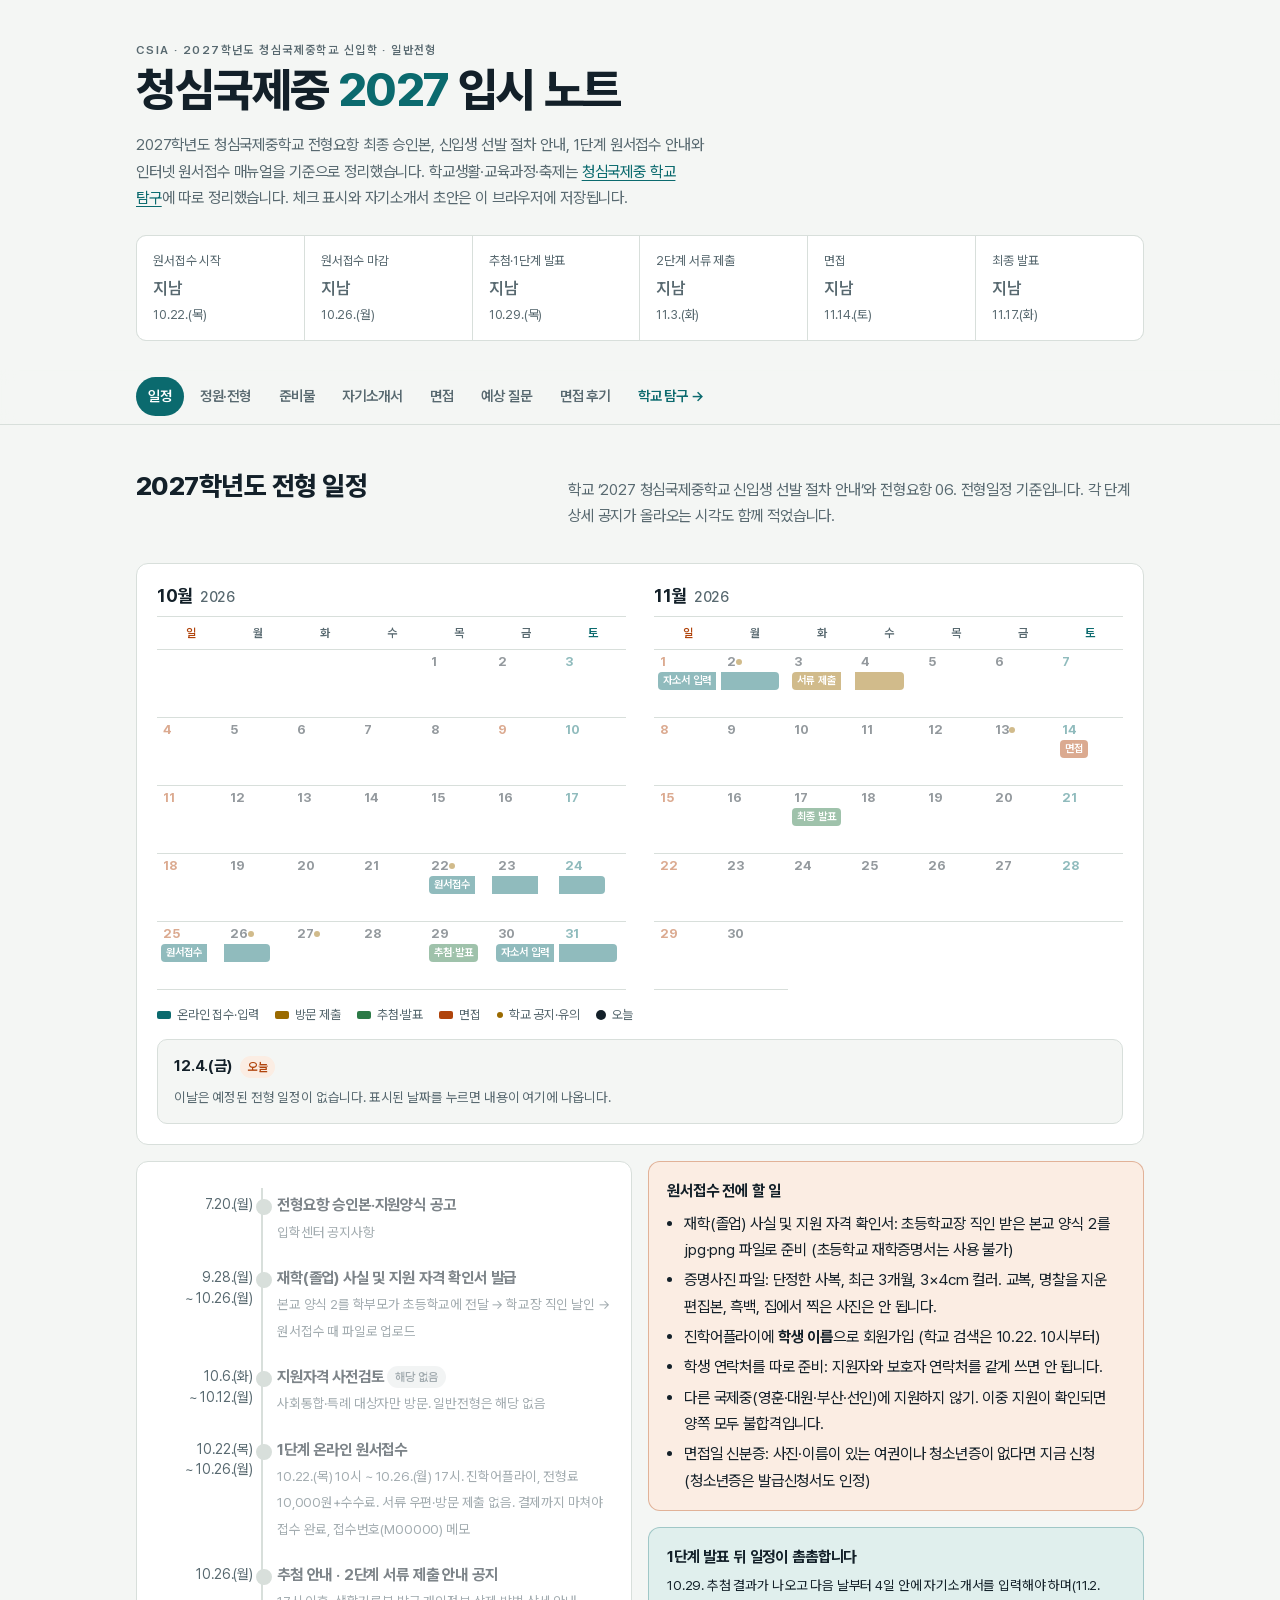
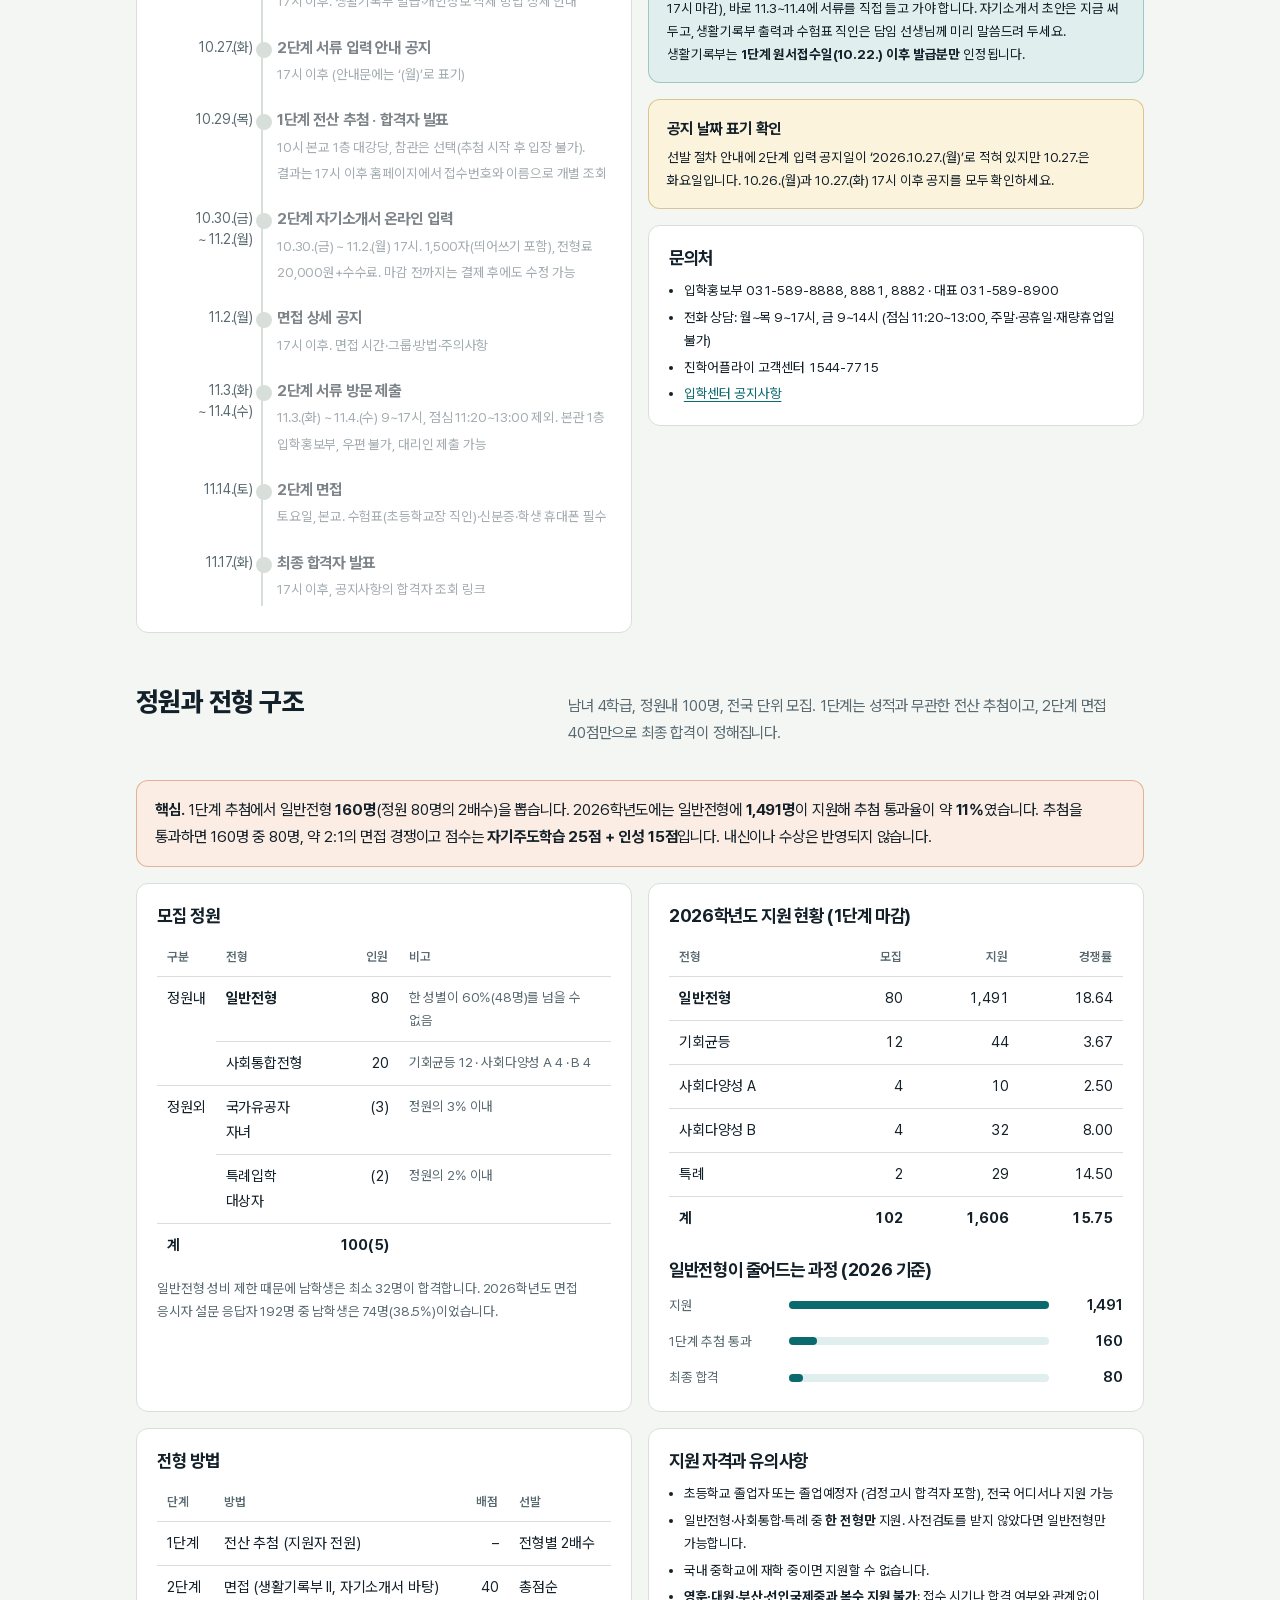
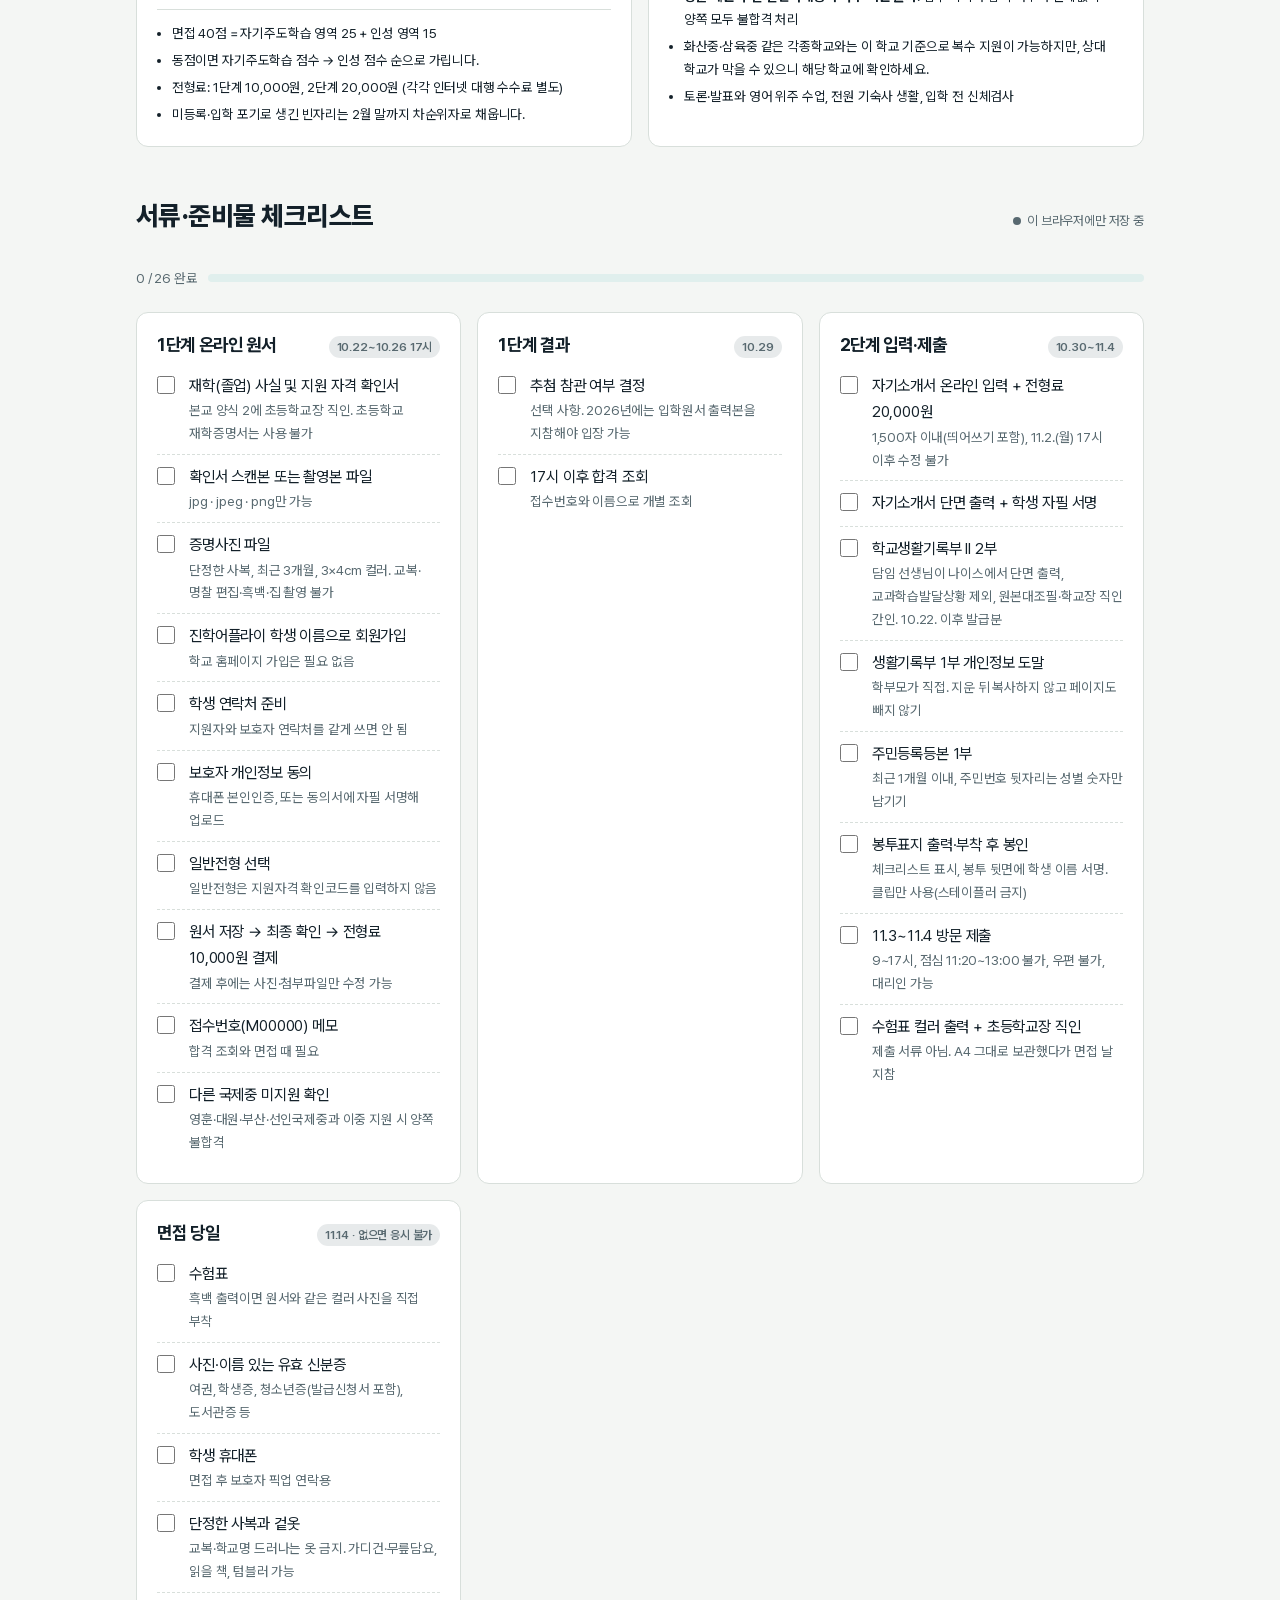
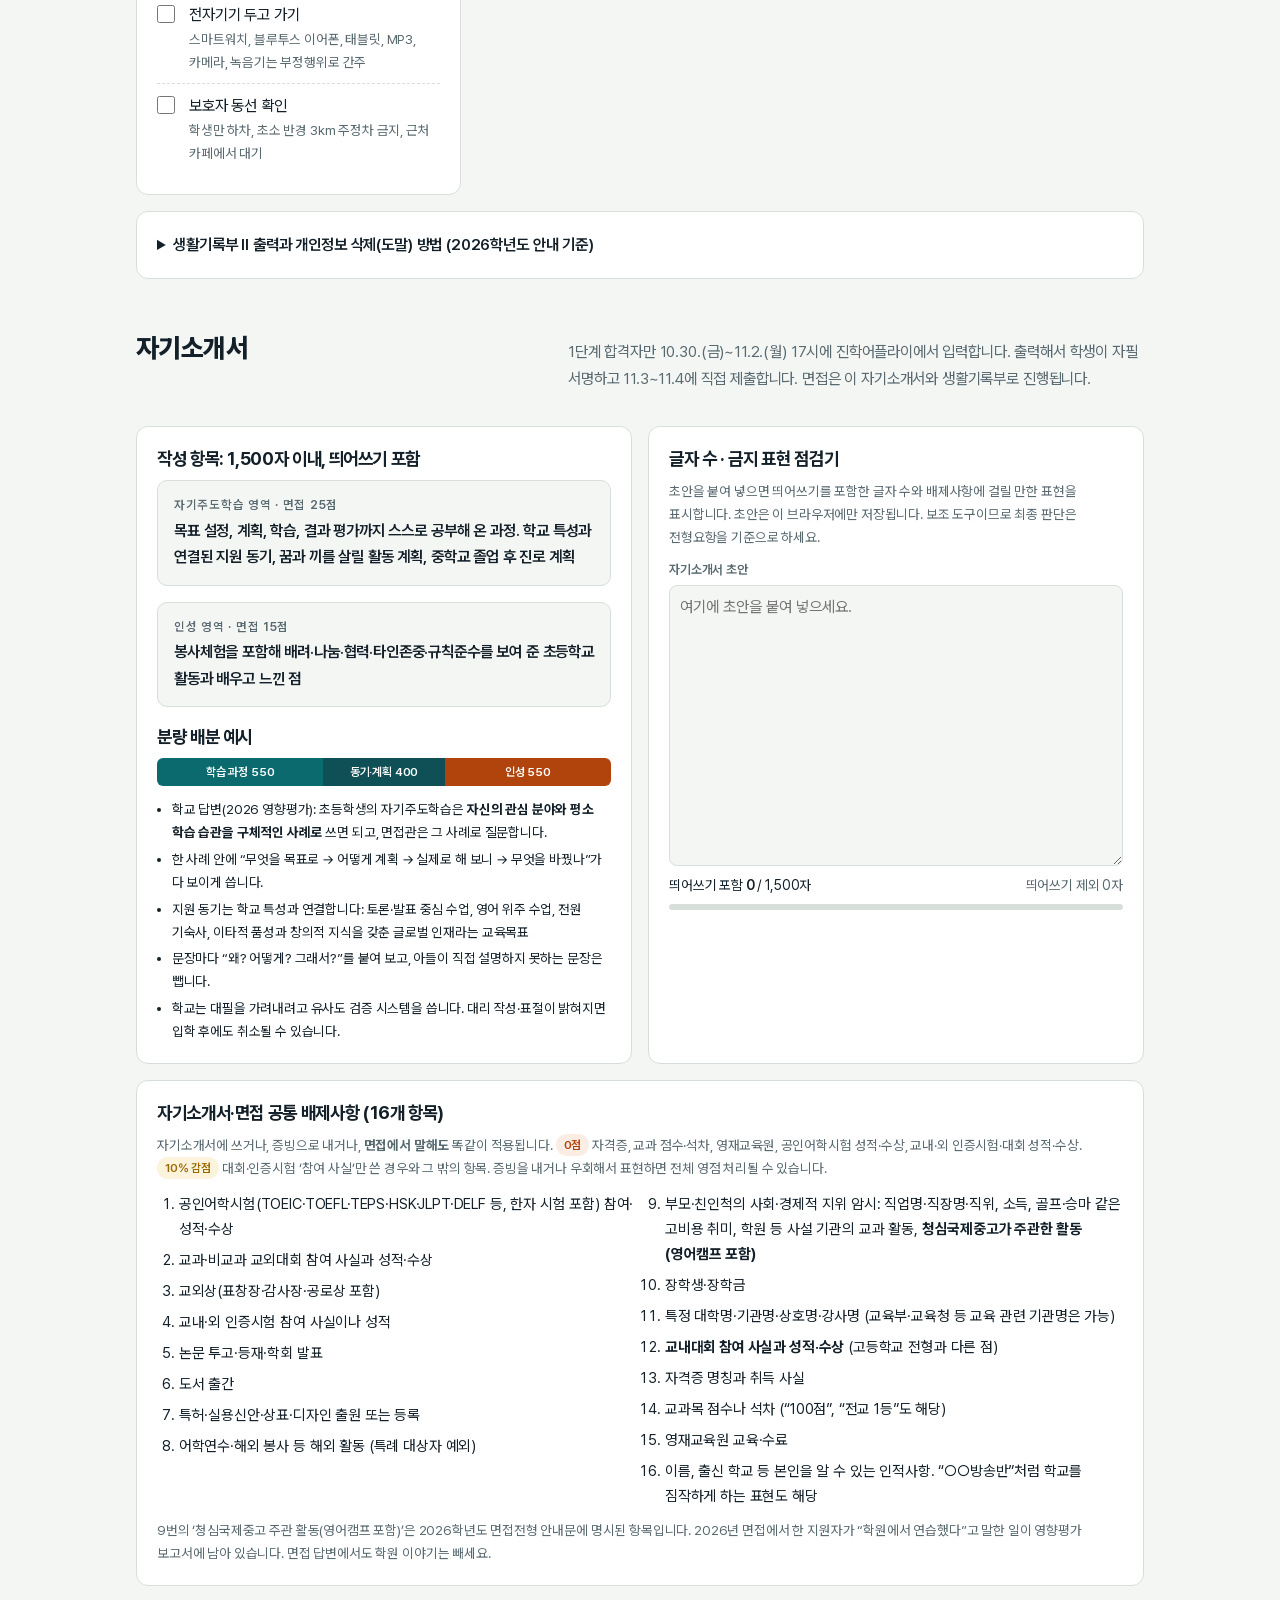
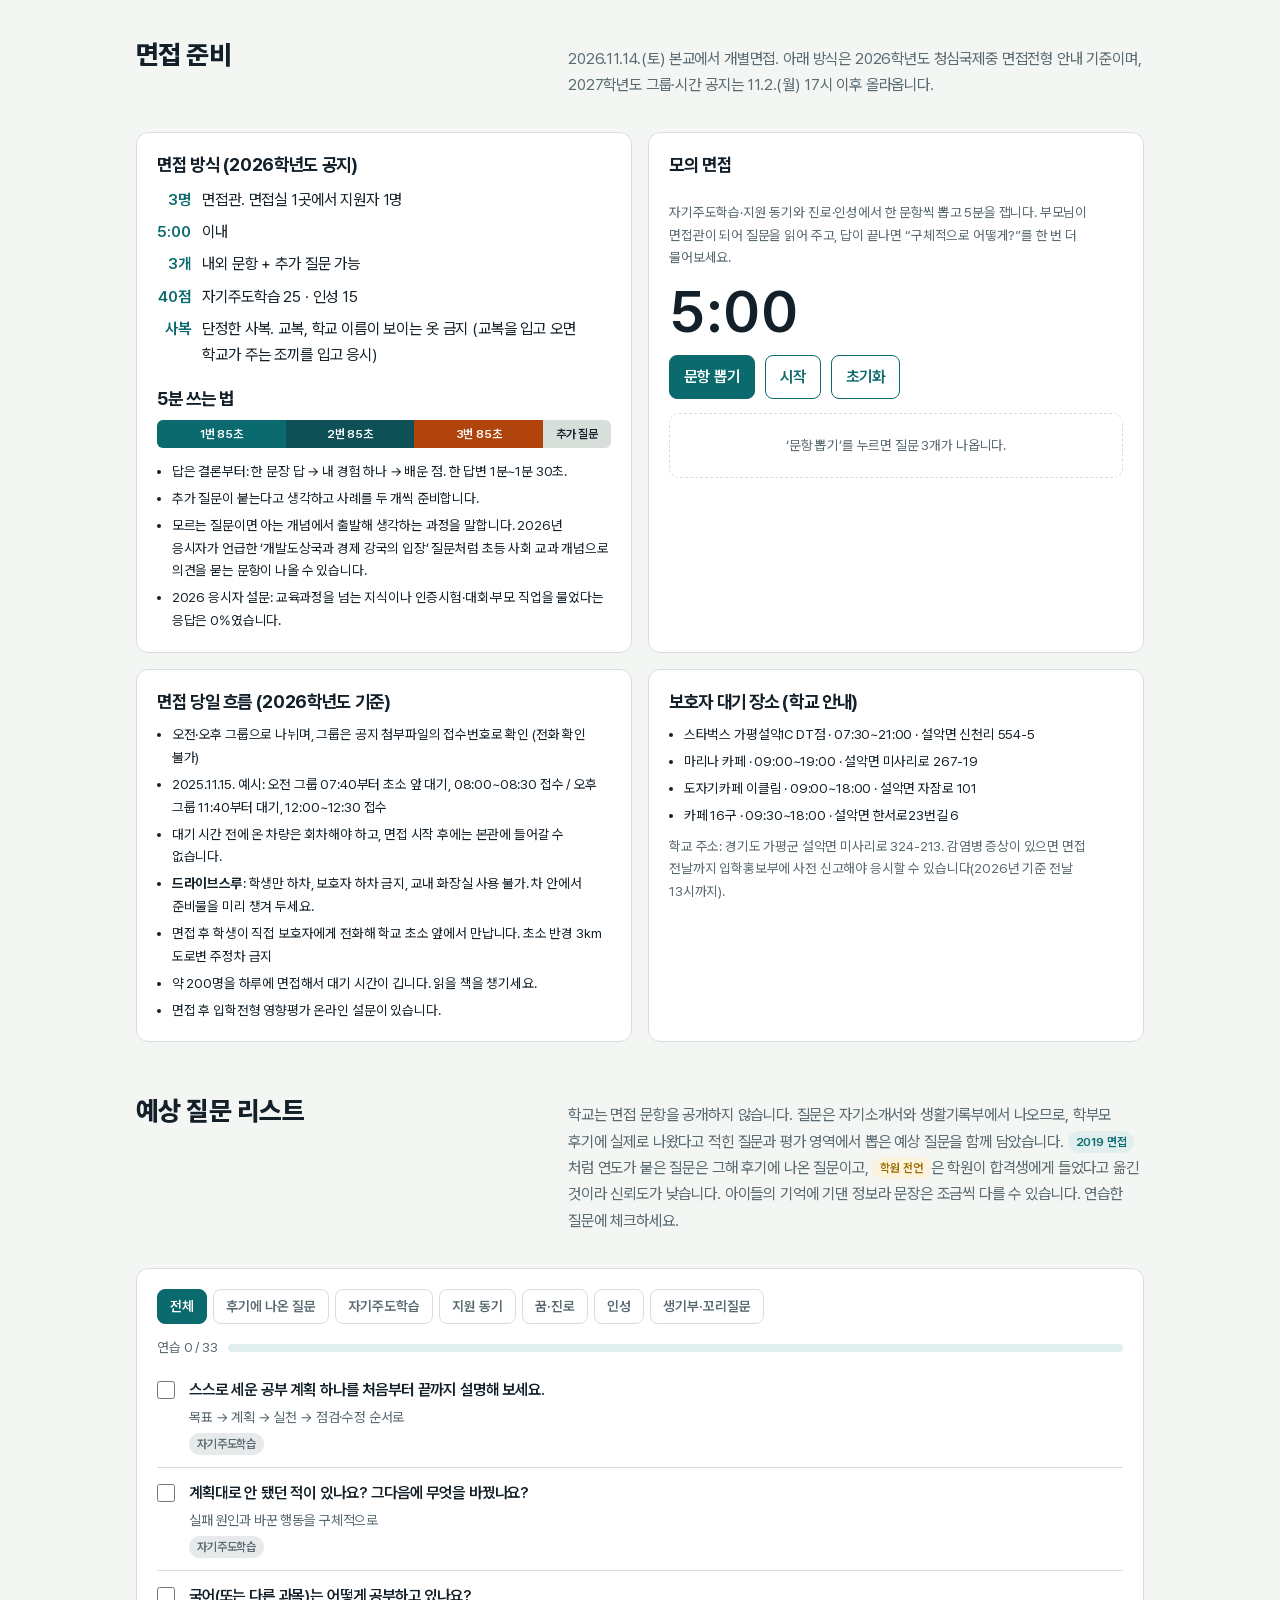
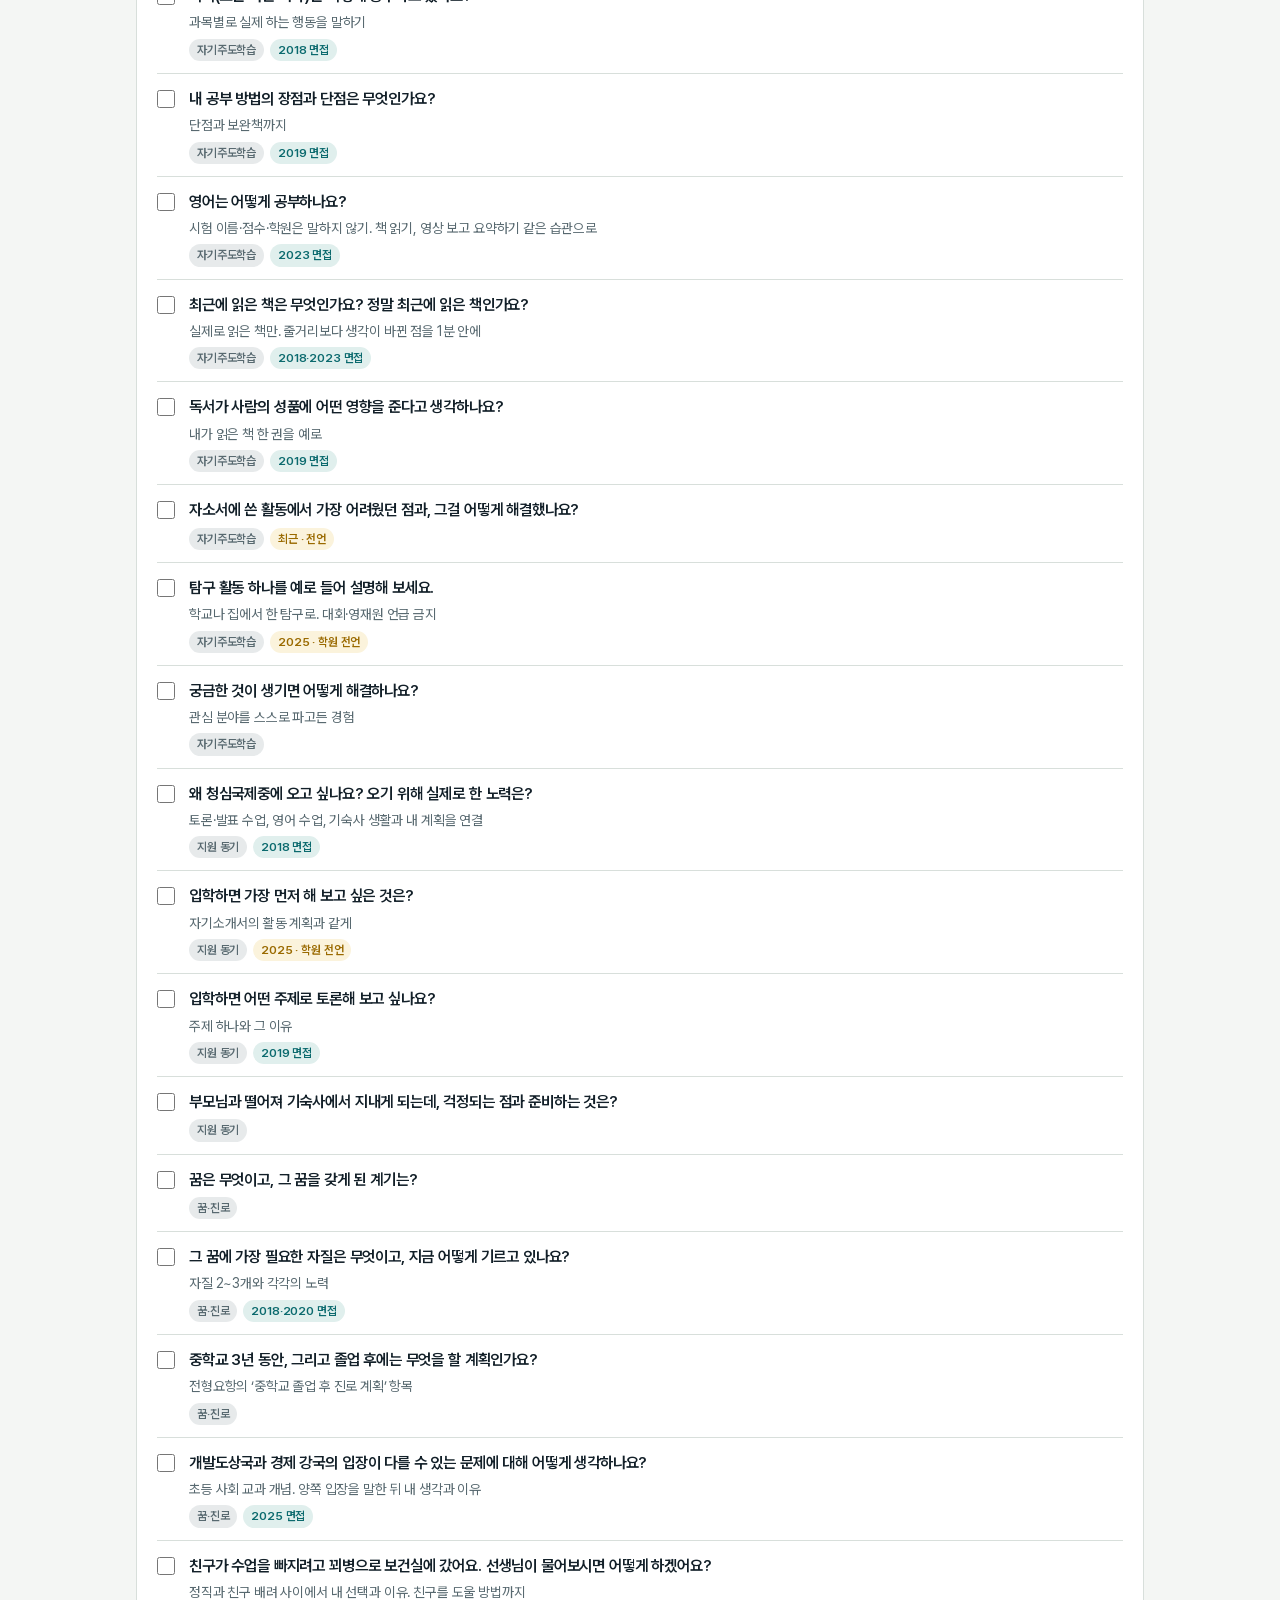
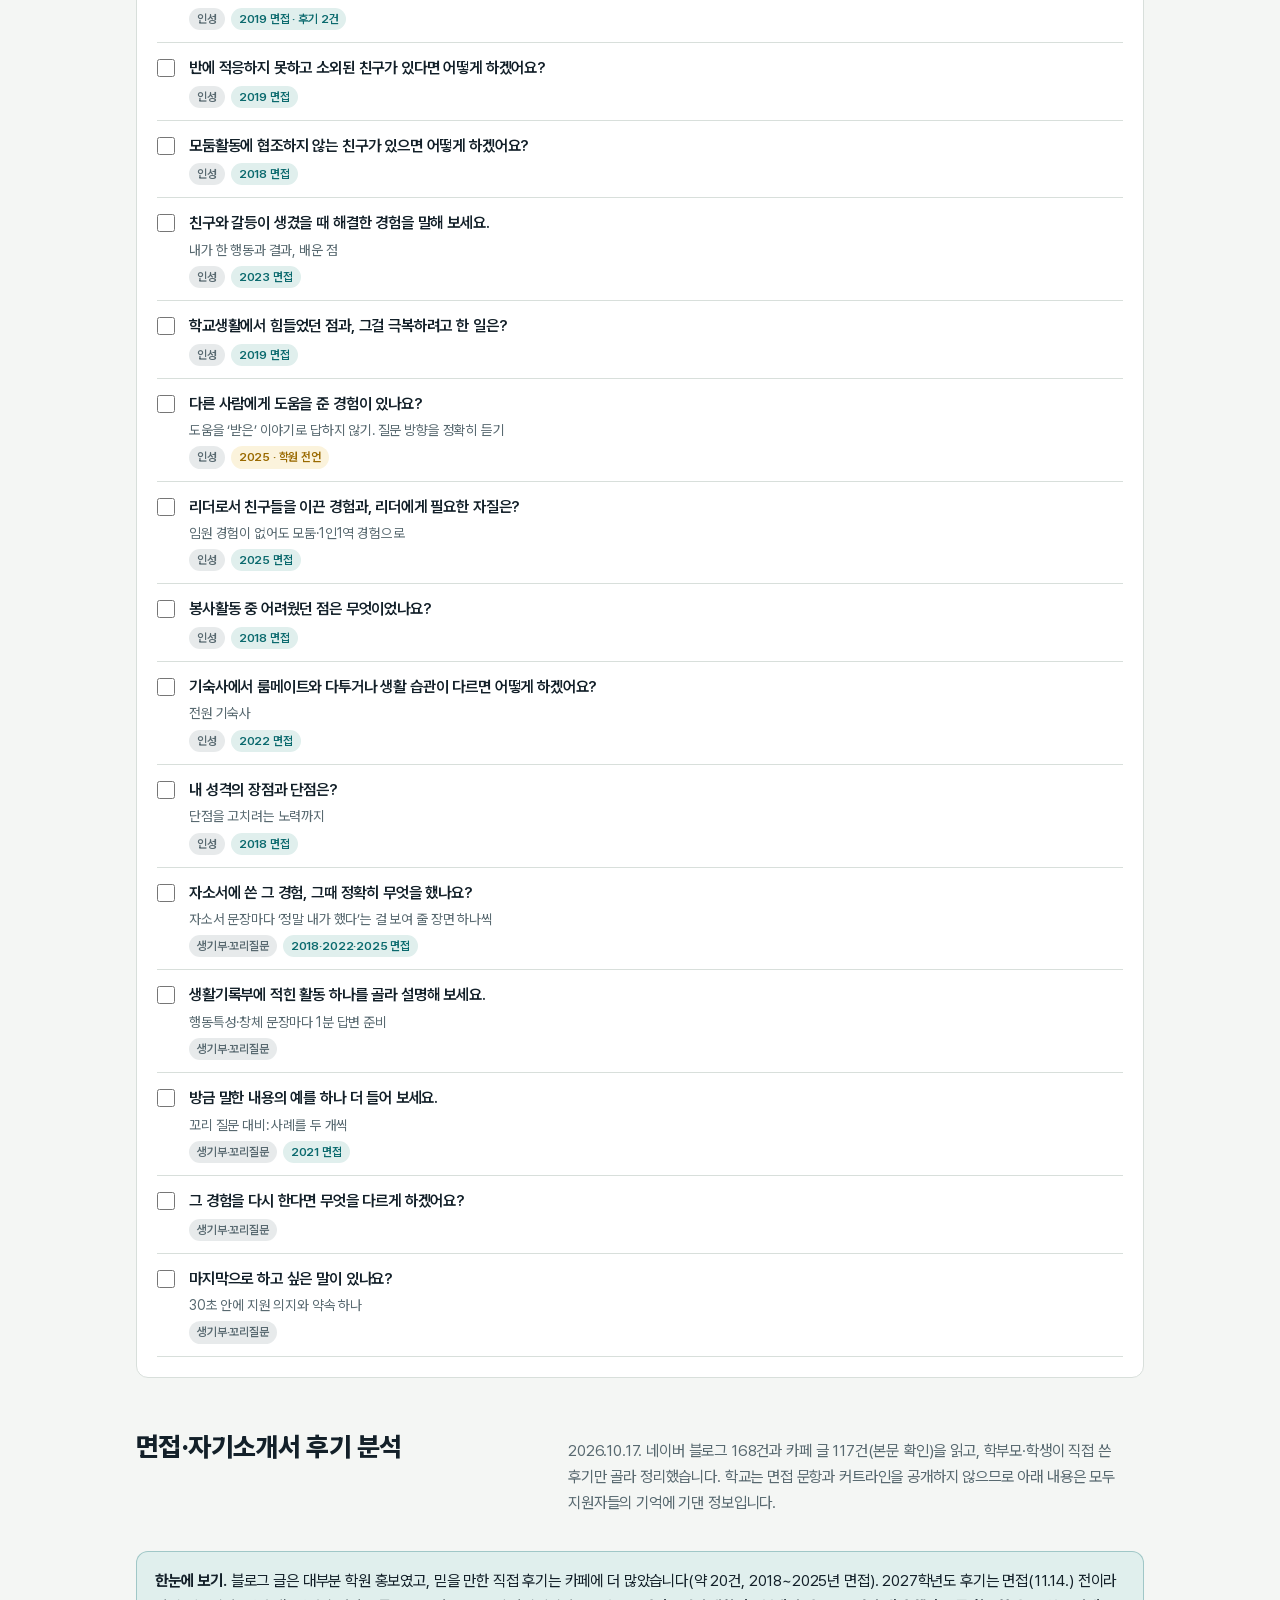
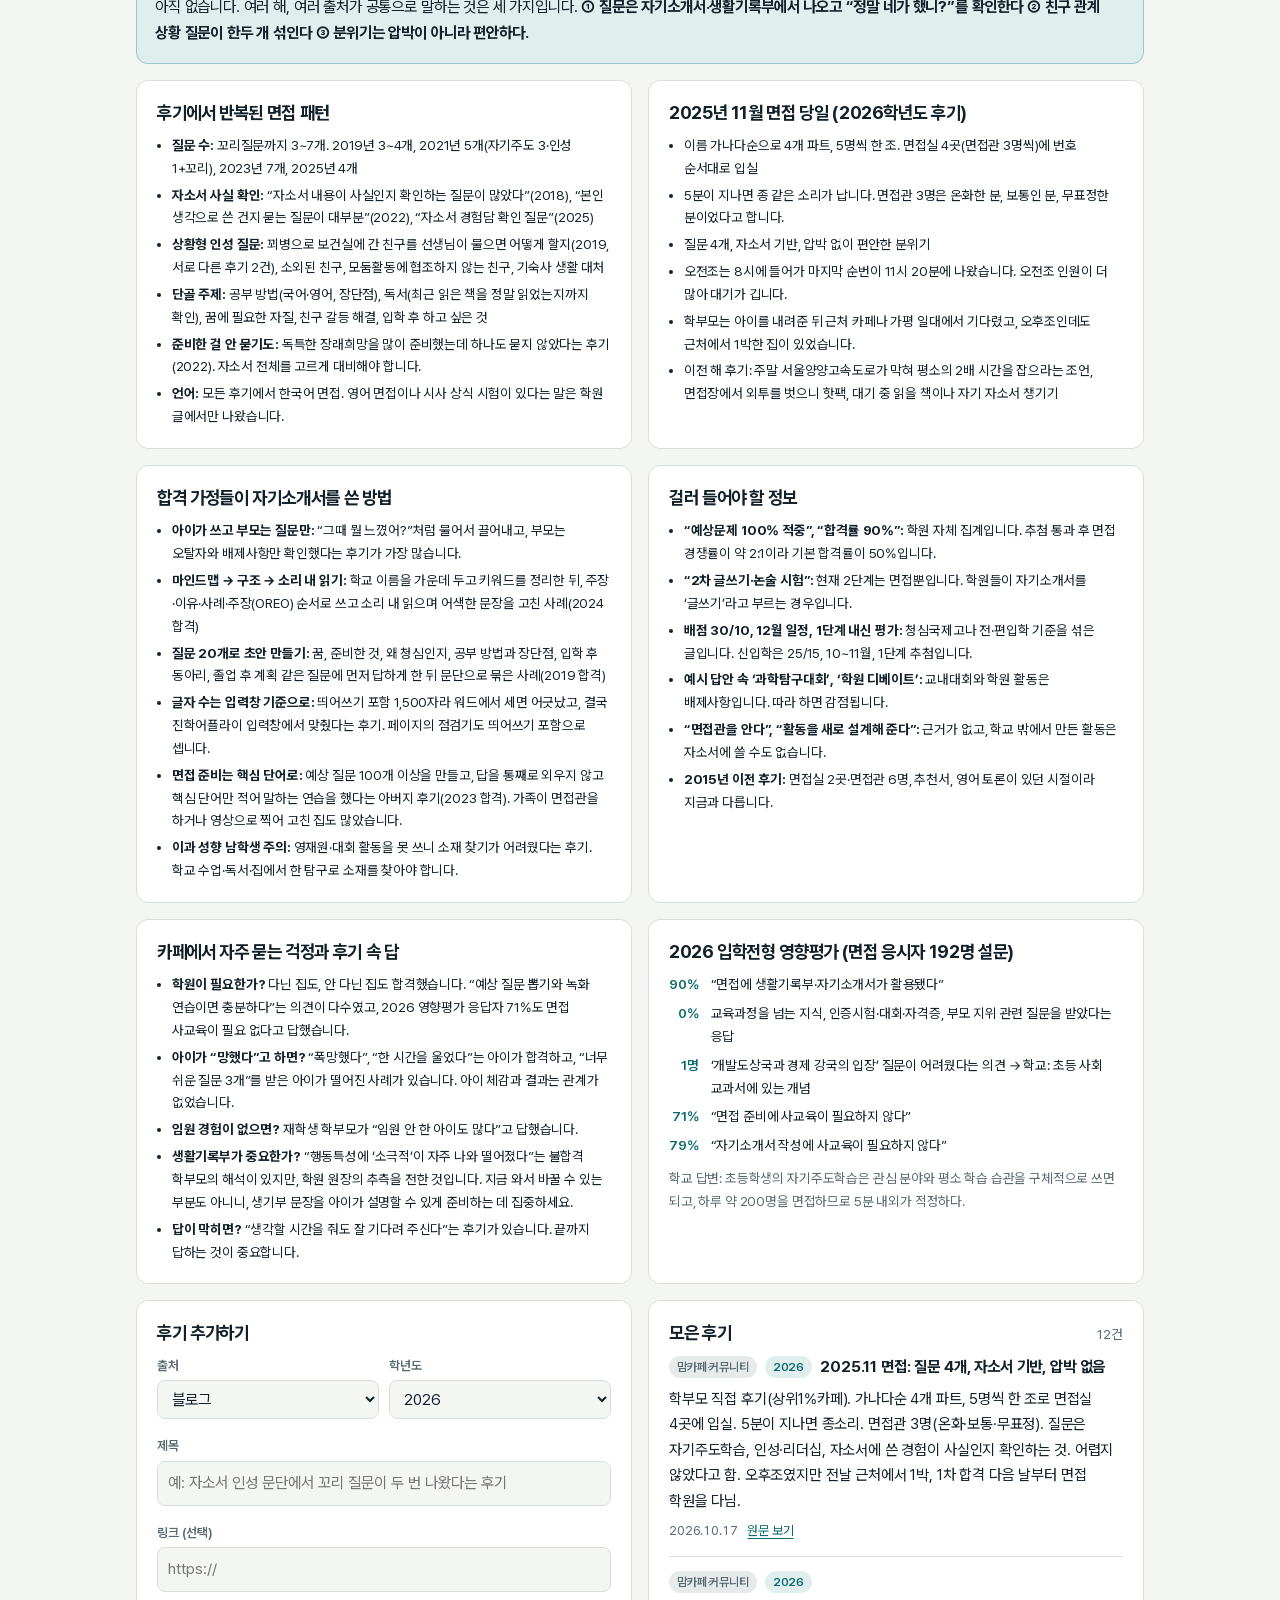
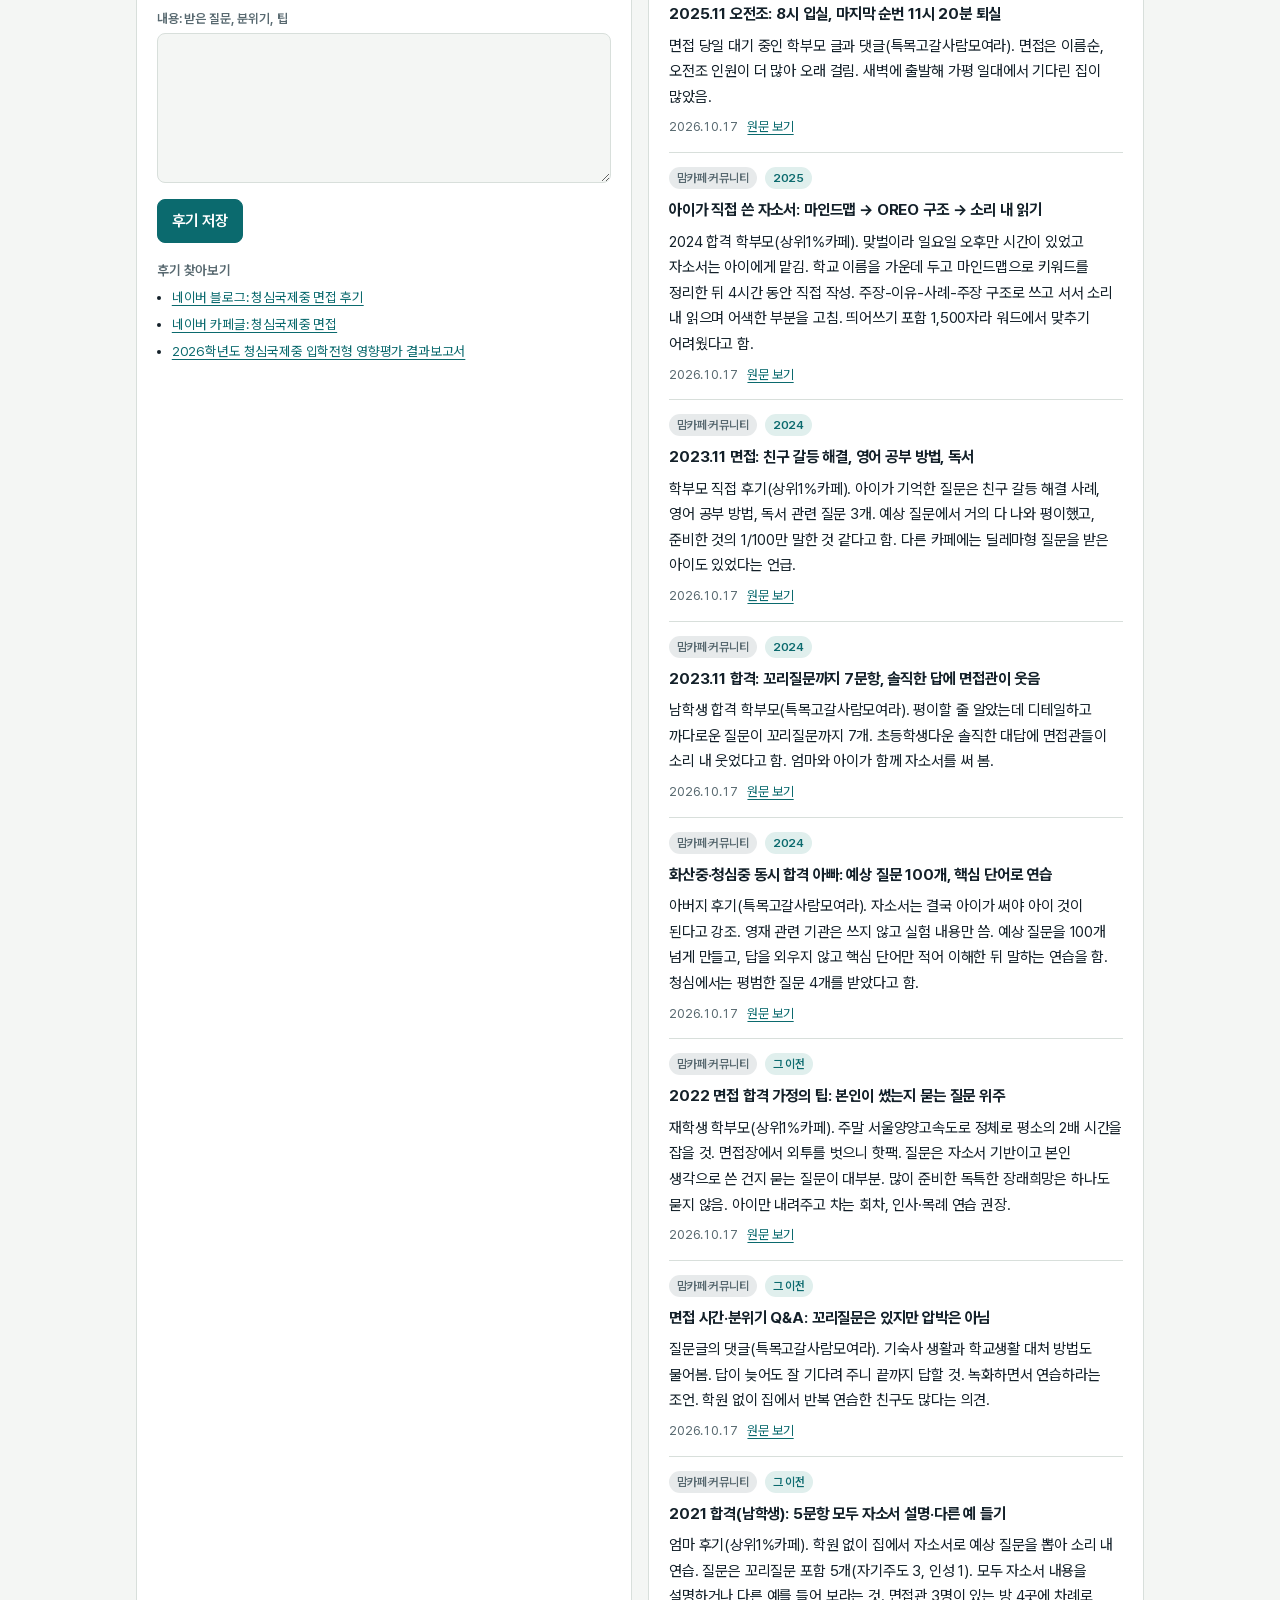
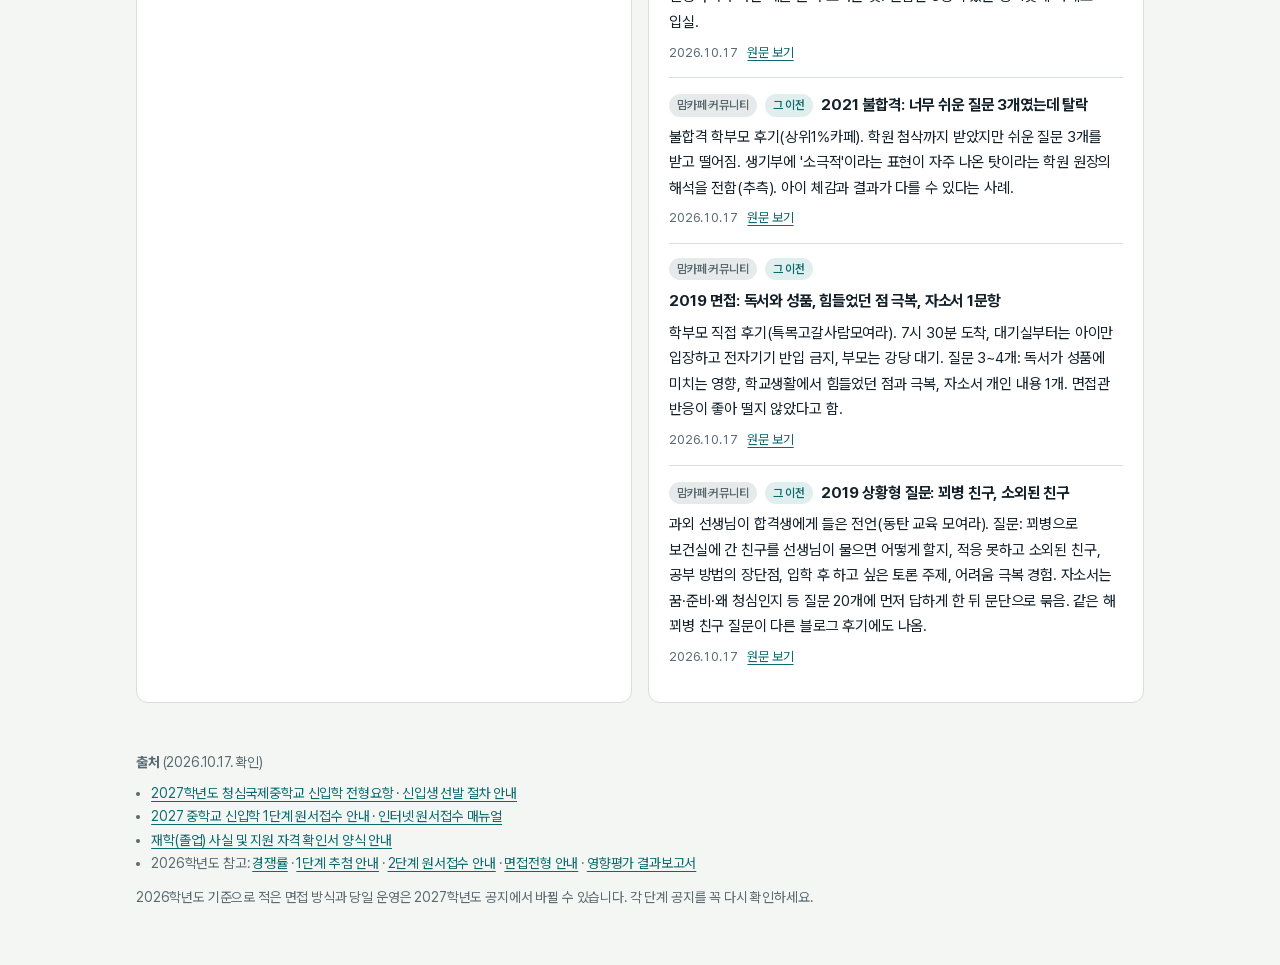
<file: docs/index.html>
<!doctype html>
<html lang="ko">
<head>
<meta charset="utf-8">
<meta name="viewport" content="width=device-width,initial-scale=1,viewport-fit=cover">
<meta name="robots" content="noindex,nofollow">
<style>:root{padding-top:env(safe-area-inset-top,0px);padding-bottom:env(safe-area-inset-bottom,0px)}body{margin:0}img{max-width:100%}[hidden]{display:none!important}</style>
<title>청심국제중 2027 입시 노트</title>
<meta name="claude:viewport-fit-sides" content="cover">
<style>
/* Layout: 한 장짜리 입시 바인더. 상단 D-day 띠 → 고정 탭 → 섹션별 카드. 라이트 테마 고정, 글꼴은 Pretendard 하나로 통일. */
/* Pretendard Variable 공식 동적 서브셋 (SIL OFL 1.1, fonts/LICENSE.txt) */
@font-face{font-family:'Pretendard Variable';font-style:normal;font-display:swap;font-weight:45 920;src:url(fonts/dyn/PretendardVariable.subset.0.woff2) format('woff2-variations');unicode-range:U+f9ca-fa0b,U+ff03-ff05,U+ff07,U+ff0a-ff0b,U+ff0d-ff19,U+ff1b,U+ff1d,U+ff20-ff5b,U+ff5d,U+ffe0-ffe3,U+ffe5-ffe6}@font-face{font-family:'Pretendard Variable';font-style:normal;font-display:swap;font-weight:45 920;src:url(fonts/dyn/PretendardVariable.subset.1.woff2) format('woff2-variations');unicode-range:U+d723-d728,U+d72a-d733,U+d735-d748,U+d74a-d74f,U+d752-d753,U+d755-d757,U+d75a-d75f,U+d762-d764,U+d766-d768,U+d76a-d76b,U+d76d-d76f,U+d771-d787,U+d789-d78b,U+d78d-d78f,U+d791-d797,U+d79a,U+d79c,U+d79e-d7a3,U+f900-f909,U+f90b-f92e}@font-face{font-family:'Pretendard Variable';font-style:normal;font-display:swap;font-weight:45 920;src:url(fonts/dyn/PretendardVariable.subset.2.woff2) format('woff2-variations');unicode-range:U+d679-d68b,U+d68e-d69e,U+d6a0,U+d6a2-d6a7,U+d6a9-d6c3,U+d6c6-d6c7,U+d6c9-d6cb,U+d6cd-d6d3,U+d6d5-d6d6,U+d6d8-d6e3,U+d6e5-d6e7,U+d6e9-d6fb,U+d6fd-d717,U+d719-d71f,U+d721-d722}@font-face{font-family:'Pretendard Variable';font-style:normal;font-display:swap;font-weight:45 920;src:url(fonts/dyn/PretendardVariable.subset.3.woff2) format('woff2-variations');unicode-range:U+d5bc-d5c7,U+d5ca-d5cb,U+d5cd-d5cf,U+d5d1-d5d7,U+d5d9-d5da,U+d5dc,U+d5de-d5e3,U+d5e6-d5e7,U+d5e9-d5eb,U+d5ed-d5f6,U+d5f8,U+d5fa-d5ff,U+d602-d603,U+d605-d607,U+d609-d60f,U+d612-d613,U+d616-d61b,U+d61d-d637,U+d63a-d63b,U+d63d-d63f,U+d641-d647,U+d64a-d64c,U+d64e-d653,U+d656-d657,U+d659-d65b,U+d65d-d666,U+d668,U+d66a-d678}@font-face{font-family:'Pretendard Variable';font-style:normal;font-display:swap;font-weight:45 920;src:url(fonts/dyn/PretendardVariable.subset.4.woff2) format('woff2-variations');unicode-range:U+d507,U+d509-d50b,U+d50d-d513,U+d515-d53b,U+d53e-d53f,U+d541-d543,U+d545-d54c,U+d54e,U+d550,U+d552-d557,U+d55a-d55b,U+d55d-d55f,U+d561-d564,U+d566-d567,U+d56a,U+d56c,U+d56e-d573,U+d576-d577,U+d579-d583,U+d585-d586,U+d58a-d5a4,U+d5a6-d5bb}@font-face{font-family:'Pretendard Variable';font-style:normal;font-display:swap;font-weight:45 920;src:url(fonts/dyn/PretendardVariable.subset.5.woff2) format('woff2-variations');unicode-range:U+d464-d477,U+d47a-d47b,U+d47d-d47f,U+d481-d487,U+d489-d48a,U+d48c,U+d48e-d4e7,U+d4e9-d503,U+d505-d506}@font-face{font-family:'Pretendard Variable';font-style:normal;font-display:swap;font-weight:45 920;src:url(fonts/dyn/PretendardVariable.subset.6.woff2) format('woff2-variations');unicode-range:U+d3bf-d3c7,U+d3ca-d3cf,U+d3d1-d3eb,U+d3ee-d3ef,U+d3f1-d3f3,U+d3f5-d3fb,U+d3fd-d400,U+d402-d45b,U+d45d-d463}@font-face{font-family:'Pretendard Variable';font-style:normal;font-display:swap;font-weight:45 920;src:url(fonts/dyn/PretendardVariable.subset.7.woff2) format('woff2-variations');unicode-range:U+d2ff,U+d302-d304,U+d306-d30b,U+d30f,U+d311-d313,U+d315-d31b,U+d31e,U+d322-d324,U+d326-d327,U+d32a-d32b,U+d32d-d32f,U+d331-d337,U+d339-d33c,U+d33e-d37b,U+d37e-d37f,U+d381-d383,U+d385-d38b,U+d38e-d390,U+d392-d397,U+d39a-d39b,U+d39d-d39f,U+d3a1-d3a7,U+d3a9-d3aa,U+d3ac,U+d3ae-d3b3,U+d3b5-d3b7,U+d3b9-d3bb,U+d3bd-d3be}@font-face{font-family:'Pretendard Variable';font-style:normal;font-display:swap;font-weight:45 920;src:url(fonts/dyn/PretendardVariable.subset.8.woff2) format('woff2-variations');unicode-range:U+d257-d27f,U+d281-d29b,U+d29d-d29f,U+d2a1-d2ab,U+d2ad-d2b7,U+d2ba-d2bb,U+d2bd-d2bf,U+d2c1-d2c7,U+d2c9-d2ef,U+d2f2-d2f3,U+d2f5-d2f7,U+d2f9-d2fe}@font-face{font-family:'Pretendard Variable';font-style:normal;font-display:swap;font-weight:45 920;src:url(fonts/dyn/PretendardVariable.subset.9.woff2) format('woff2-variations');unicode-range:U+d1b4,U+d1b6-d1f3,U+d1f5-d22b,U+d22e-d22f,U+d231-d233,U+d235-d23b,U+d23d-d240,U+d242-d256}@font-face{font-family:'Pretendard Variable';font-style:normal;font-display:swap;font-weight:45 920;src:url(fonts/dyn/PretendardVariable.subset.10.woff2) format('woff2-variations');unicode-range:U+d105-d12f,U+d132-d133,U+d135-d137,U+d139-d13f,U+d141-d142,U+d144,U+d146-d14b,U+d14e-d14f,U+d151-d153,U+d155-d15b,U+d15e-d187,U+d189-d19f,U+d1a2-d1a3,U+d1a5-d1a7,U+d1a9-d1af,U+d1b2-d1b3}@font-face{font-family:'Pretendard Variable';font-style:normal;font-display:swap;font-weight:45 920;src:url(fonts/dyn/PretendardVariable.subset.11.woff2) format('woff2-variations');unicode-range:U+d04b-d04f,U+d051-d057,U+d059-d06b,U+d06d-d06f,U+d071-d073,U+d075-d07b,U+d07e-d0a3,U+d0a6-d0a7,U+d0a9-d0ab,U+d0ad-d0b3,U+d0b6,U+d0b8,U+d0ba-d0bf,U+d0c2-d0c3,U+d0c5-d0c7,U+d0c9-d0cf,U+d0d2,U+d0d6-d0db,U+d0de-d0df,U+d0e1-d0e3,U+d0e5-d0eb,U+d0ee-d0f0,U+d0f2-d104}@font-face{font-family:'Pretendard Variable';font-style:normal;font-display:swap;font-weight:45 920;src:url(fonts/dyn/PretendardVariable.subset.12.woff2) format('woff2-variations');unicode-range:U+cfa2-cfc3,U+cfc5-cfdf,U+cfe2-cfe3,U+cfe5-cfe7,U+cfe9-cff4,U+cff6-cffb,U+cffd-cfff,U+d001-d003,U+d005-d017,U+d019-d033,U+d036-d037,U+d039-d03b,U+d03d-d04a}@font-face{font-family:'Pretendard Variable';font-style:normal;font-display:swap;font-weight:45 920;src:url(fonts/dyn/PretendardVariable.subset.13.woff2) format('woff2-variations');unicode-range:U+cef0-cef3,U+cef6,U+cef9-ceff,U+cf01-cf03,U+cf05-cf07,U+cf09-cf0f,U+cf11-cf12,U+cf14-cf1b,U+cf1d-cf1f,U+cf21-cf2f,U+cf31-cf53,U+cf56-cf57,U+cf59-cf5b,U+cf5d-cf63,U+cf66,U+cf68,U+cf6a-cf6f,U+cf71-cf84,U+cf86-cf8b,U+cf8d-cfa1}@font-face{font-family:'Pretendard Variable';font-style:normal;font-display:swap;font-weight:45 920;src:url(fonts/dyn/PretendardVariable.subset.14.woff2) format('woff2-variations');unicode-range:U+ce3c-ce57,U+ce5a-ce5b,U+ce5d-ce5f,U+ce61-ce67,U+ce6a,U+ce6c,U+ce6e-ce73,U+ce76-ce77,U+ce79-ce7b,U+ce7d-ce83,U+ce85-ce88,U+ce8a-ce8f,U+ce91-ce93,U+ce95-ce97,U+ce99-ce9f,U+cea2,U+cea4-ceab,U+cead-cee3,U+cee6-cee7,U+cee9-ceeb,U+ceed-ceef}@font-face{font-family:'Pretendard Variable';font-style:normal;font-display:swap;font-weight:45 920;src:url(fonts/dyn/PretendardVariable.subset.15.woff2) format('woff2-variations');unicode-range:U+cd92-cd93,U+cd96-cd97,U+cd99-cd9b,U+cd9d-cda3,U+cda6-cda8,U+cdaa-cdaf,U+cdb1-cdc3,U+cdc5-cdcb,U+cdcd-cde7,U+cde9-ce03,U+ce05-ce1f,U+ce22-ce34,U+ce36-ce3b}@font-face{font-family:'Pretendard Variable';font-style:normal;font-display:swap;font-weight:45 920;src:url(fonts/dyn/PretendardVariable.subset.16.woff2) format('woff2-variations');unicode-range:U+ccef-cd07,U+cd0a-cd0b,U+cd0d-cd1a,U+cd1c,U+cd1e-cd2b,U+cd2d-cd5b,U+cd5d-cd77,U+cd79-cd91}@font-face{font-family:'Pretendard Variable';font-style:normal;font-display:swap;font-weight:45 920;src:url(fonts/dyn/PretendardVariable.subset.17.woff2) format('woff2-variations');unicode-range:U+cc3f-cc43,U+cc46-cc47,U+cc49-cc4b,U+cc4d-cc53,U+cc55-cc58,U+cc5a-cc5f,U+cc61-cc97,U+cc9a-cc9b,U+cc9d-cc9f,U+cca1-cca7,U+ccaa,U+ccac,U+ccae-ccb3,U+ccb6-ccb7,U+ccb9-ccbb,U+ccbd-cccf,U+ccd1-cce3,U+cce5-ccee}@font-face{font-family:'Pretendard Variable';font-style:normal;font-display:swap;font-weight:45 920;src:url(fonts/dyn/PretendardVariable.subset.18.woff2) format('woff2-variations');unicode-range:U+cb91-cbd3,U+cbd5-cbe3,U+cbe5-cc0b,U+cc0e-cc0f,U+cc11-cc13,U+cc15-cc1b,U+cc1d-cc20,U+cc23-cc27,U+cc2a-cc2b,U+cc2d,U+cc2f,U+cc31-cc37,U+cc3a,U+cc3c}@font-face{font-family:'Pretendard Variable';font-style:normal;font-display:swap;font-weight:45 920;src:url(fonts/dyn/PretendardVariable.subset.19.woff2) format('woff2-variations');unicode-range:U+caf4-cb47,U+cb4a-cb90}@font-face{font-family:'Pretendard Variable';font-style:normal;font-display:swap;font-weight:45 920;src:url(fonts/dyn/PretendardVariable.subset.20.woff2) format('woff2-variations');unicode-range:U+ca4a-ca4b,U+ca4e-ca4f,U+ca51-ca53,U+ca55-ca5b,U+ca5d-ca60,U+ca62-ca83,U+ca85-cabb,U+cabe-cabf,U+cac1-cac3,U+cac5-cacb,U+cacd-cad0,U+cad2,U+cad4-cad8,U+cada-caf3}@font-face{font-family:'Pretendard Variable';font-style:normal;font-display:swap;font-weight:45 920;src:url(fonts/dyn/PretendardVariable.subset.21.woff2) format('woff2-variations');unicode-range:U+c996-c997,U+c99a-c99c,U+c99e-c9bf,U+c9c2-c9c3,U+c9c5-c9c7,U+c9c9-c9cf,U+c9d2,U+c9d4,U+c9d7-c9d8,U+c9db,U+c9de-c9df,U+c9e1-c9e3,U+c9e5-c9e6,U+c9e8-c9eb,U+c9ee-c9f0,U+c9f2-c9f7,U+c9f9-ca0b,U+ca0d-ca28,U+ca2a-ca49}@font-face{font-family:'Pretendard Variable';font-style:normal;font-display:swap;font-weight:45 920;src:url(fonts/dyn/PretendardVariable.subset.22.woff2) format('woff2-variations');unicode-range:U+c8e9-c8f4,U+c8f6-c8fb,U+c8fe-c8ff,U+c901-c903,U+c905-c90b,U+c90e-c910,U+c912-c917,U+c919-c92b,U+c92d-c94f,U+c951-c953,U+c955-c96b,U+c96d-c973,U+c975-c987,U+c98a-c98b,U+c98d-c98f,U+c991-c995}@font-face{font-family:'Pretendard Variable';font-style:normal;font-display:swap;font-weight:45 920;src:url(fonts/dyn/PretendardVariable.subset.23.woff2) format('woff2-variations');unicode-range:U+c841-c84b,U+c84d-c86f,U+c872-c873,U+c875-c877,U+c879-c87f,U+c882-c884,U+c887-c88a,U+c88d-c8c3,U+c8c5-c8df,U+c8e1-c8e8}@font-face{font-family:'Pretendard Variable';font-style:normal;font-display:swap;font-weight:45 920;src:url(fonts/dyn/PretendardVariable.subset.24.woff2) format('woff2-variations');unicode-range:U+c779-c77b,U+c77e-c782,U+c786,U+c78b,U+c78d,U+c78f,U+c792-c793,U+c795,U+c797,U+c799-c79f,U+c7a2,U+c7a7-c7ab,U+c7ae-c7bb,U+c7bd-c7c0,U+c7c2-c7c7,U+c7c9-c7dc,U+c7de-c7ff,U+c802-c803,U+c805-c807,U+c809,U+c80b-c80f,U+c812,U+c814,U+c817-c81b,U+c81e-c81f,U+c821-c823,U+c825-c82e,U+c830-c837,U+c839-c83b,U+c83d-c840}@font-face{font-family:'Pretendard Variable';font-style:normal;font-display:swap;font-weight:45 920;src:url(fonts/dyn/PretendardVariable.subset.25.woff2) format('woff2-variations');unicode-range:U+c6bb-c6bf,U+c6c2,U+c6c4,U+c6c6-c6cb,U+c6ce-c6cf,U+c6d1-c6d3,U+c6d5-c6db,U+c6dd-c6df,U+c6e1-c6e7,U+c6e9-c6eb,U+c6ed-c6ef,U+c6f1-c6f8,U+c6fa-c703,U+c705-c707,U+c709-c70b,U+c70d-c716,U+c718,U+c71a-c71f,U+c722-c723,U+c725-c727,U+c729-c734,U+c736-c73b,U+c73e-c73f,U+c741-c743,U+c745-c74b,U+c74e-c750,U+c752-c757,U+c759-c773,U+c776-c777}@font-face{font-family:'Pretendard Variable';font-style:normal;font-display:swap;font-weight:45 920;src:url(fonts/dyn/PretendardVariable.subset.26.woff2) format('woff2-variations');unicode-range:U+c5f5-c5fb,U+c5fe,U+c602-c605,U+c607,U+c609-c60f,U+c611-c61a,U+c61c-c623,U+c626-c627,U+c629-c62b,U+c62d,U+c62f-c632,U+c636,U+c638,U+c63a-c63f,U+c642-c643,U+c645-c647,U+c649-c652,U+c656-c65b,U+c65d-c65f,U+c661-c663,U+c665-c677,U+c679-c67b,U+c67d-c693,U+c696-c697,U+c699-c69b,U+c69d-c6a3,U+c6a6,U+c6a8,U+c6aa-c6af,U+c6b2-c6b3,U+c6b5-c6b7,U+c6b9-c6ba}@font-face{font-family:'Pretendard Variable';font-style:normal;font-display:swap;font-weight:45 920;src:url(fonts/dyn/PretendardVariable.subset.27.woff2) format('woff2-variations');unicode-range:U+c517-c527,U+c52a-c52b,U+c52d-c52f,U+c531-c538,U+c53a,U+c53c,U+c53e-c543,U+c546-c547,U+c54b,U+c54d-c552,U+c556,U+c55a-c55b,U+c55d,U+c55f,U+c562-c563,U+c565-c567,U+c569-c56f,U+c572,U+c574,U+c576-c57b,U+c57e-c57f,U+c581-c583,U+c585-c586,U+c588-c58b,U+c58e,U+c590,U+c592-c596,U+c599-c5b3,U+c5b6-c5b7,U+c5ba,U+c5be-c5c3,U+c5ca-c5cb,U+c5cd,U+c5cf,U+c5d2-c5d3,U+c5d5-c5d7,U+c5d9-c5df,U+c5e1-c5e2,U+c5e4,U+c5e6-c5eb,U+c5ef,U+c5f1-c5f3}@font-face{font-family:'Pretendard Variable';font-style:normal;font-display:swap;font-weight:45 920;src:url(fonts/dyn/PretendardVariable.subset.28.woff2) format('woff2-variations');unicode-range:U+c475-c4ef,U+c4f2-c4f3,U+c4f5-c4f7,U+c4f9-c4ff,U+c502-c50b,U+c50d-c516}@font-face{font-family:'Pretendard Variable';font-style:normal;font-display:swap;font-weight:45 920;src:url(fonts/dyn/PretendardVariable.subset.29.woff2) format('woff2-variations');unicode-range:U+c3d0-c3d7,U+c3da-c3db,U+c3dd-c3de,U+c3e1-c3ec,U+c3ee-c3f3,U+c3f5-c42b,U+c42d-c463,U+c466-c474}@font-face{font-family:'Pretendard Variable';font-style:normal;font-display:swap;font-weight:45 920;src:url(fonts/dyn/PretendardVariable.subset.30.woff2) format('woff2-variations');unicode-range:U+c32b-c367,U+c36a-c36b,U+c36d-c36f,U+c371-c377,U+c37a-c37b,U+c37e-c383,U+c385-c387,U+c389-c3cf}@font-face{font-family:'Pretendard Variable';font-style:normal;font-display:swap;font-weight:45 920;src:url(fonts/dyn/PretendardVariable.subset.31.woff2) format('woff2-variations');unicode-range:U+c26a-c26b,U+c26d-c26f,U+c271-c273,U+c275-c27b,U+c27e-c287,U+c289-c28f,U+c291-c297,U+c299-c29a,U+c29c-c2a3,U+c2a5-c2a7,U+c2a9-c2ab,U+c2ad-c2b3,U+c2b6,U+c2b8,U+c2ba-c2bb,U+c2bd-c2db,U+c2de-c2df,U+c2e1-c2e2,U+c2e5-c2ea,U+c2ee,U+c2f0,U+c2f2-c2f5,U+c2f7,U+c2fa-c2fb,U+c2fd-c2ff,U+c301-c307,U+c309-c30c,U+c30e-c312,U+c315-c323,U+c325-c328,U+c32a}@font-face{font-family:'Pretendard Variable';font-style:normal;font-display:swap;font-weight:45 920;src:url(fonts/dyn/PretendardVariable.subset.32.woff2) format('woff2-variations');unicode-range:U+c1bc-c1c3,U+c1c5-c1df,U+c1e1-c1fb,U+c1fd-c203,U+c205-c20c,U+c20e,U+c210-c217,U+c21a-c21b,U+c21d-c21e,U+c221-c227,U+c229-c22a,U+c22c,U+c22e,U+c230,U+c233-c24f,U+c251-c257,U+c259-c269}@font-face{font-family:'Pretendard Variable';font-style:normal;font-display:swap;font-weight:45 920;src:url(fonts/dyn/PretendardVariable.subset.33.woff2) format('woff2-variations');unicode-range:U+c101-c11b,U+c11f,U+c121-c123,U+c125-c12b,U+c12e,U+c132-c137,U+c13a-c13b,U+c13d-c13f,U+c141-c147,U+c14a,U+c14c-c153,U+c155-c157,U+c159-c15b,U+c15d-c166,U+c169-c16f,U+c171-c177,U+c179-c18b,U+c18e-c18f,U+c191-c193,U+c195-c19b,U+c19d-c19e,U+c1a0,U+c1a2-c1a4,U+c1a6-c1bb}@font-face{font-family:'Pretendard Variable';font-style:normal;font-display:swap;font-weight:45 920;src:url(fonts/dyn/PretendardVariable.subset.34.woff2) format('woff2-variations');unicode-range:U+c049-c057,U+c059-c05b,U+c05d-c05f,U+c061-c067,U+c069-c08f,U+c091-c0ab,U+c0ae-c0af,U+c0b1-c0b3,U+c0b5,U+c0b7-c0bb,U+c0be,U+c0c2-c0c7,U+c0ca-c0cb,U+c0cd-c0cf,U+c0d1-c0d7,U+c0d9-c0da,U+c0dc,U+c0de-c0e3,U+c0e5-c0eb,U+c0ed-c0f3,U+c0f6,U+c0f8,U+c0fa-c0ff}@font-face{font-family:'Pretendard Variable';font-style:normal;font-display:swap;font-weight:45 920;src:url(fonts/dyn/PretendardVariable.subset.35.woff2) format('woff2-variations');unicode-range:U+bfa7-bfaf,U+bfb1-bfc4,U+bfc6-bfcb,U+bfce-bfcf,U+bfd1-bfd3,U+bfd5-bfdb,U+bfdd-c048}@font-face{font-family:'Pretendard Variable';font-style:normal;font-display:swap;font-weight:45 920;src:url(fonts/dyn/PretendardVariable.subset.36.woff2) format('woff2-variations');unicode-range:U+bf07,U+bf09-bf3f,U+bf41-bf4f,U+bf52-bf54,U+bf56-bfa6}@font-face{font-family:'Pretendard Variable';font-style:normal;font-display:swap;font-weight:45 920;src:url(fonts/dyn/PretendardVariable.subset.37.woff2) format('woff2-variations');unicode-range:U+be56,U+be58,U+be5c-be5f,U+be62-be63,U+be65-be67,U+be69-be74,U+be76-be7b,U+be7e-be7f,U+be81-be8e,U+be90,U+be92-bea7,U+bea9-becf,U+bed2-bed3,U+bed5-bed6,U+bed9-bee3,U+bee6-bf06}@font-face{font-family:'Pretendard Variable';font-style:normal;font-display:swap;font-weight:45 920;src:url(fonts/dyn/PretendardVariable.subset.38.woff2) format('woff2-variations');unicode-range:U+bdb0-bdd3,U+bdd5-bdef,U+bdf1-be0b,U+be0d-be0f,U+be11-be13,U+be15-be43,U+be46-be47,U+be49-be4b,U+be4d-be53}@font-face{font-family:'Pretendard Variable';font-style:normal;font-display:swap;font-weight:45 920;src:url(fonts/dyn/PretendardVariable.subset.39.woff2) format('woff2-variations');unicode-range:U+bd03,U+bd06,U+bd08,U+bd0a-bd0f,U+bd11-bd22,U+bd25-bd47,U+bd49-bd58,U+bd5a-bd7f,U+bd82-bd83,U+bd85-bd87,U+bd8a-bd8f,U+bd91-bd92,U+bd94,U+bd96-bd98,U+bd9a-bdaf}@font-face{font-family:'Pretendard Variable';font-style:normal;font-display:swap;font-weight:45 920;src:url(fonts/dyn/PretendardVariable.subset.40.woff2) format('woff2-variations');unicode-range:U+bc4e-bc83,U+bc86-bc87,U+bc89-bc8b,U+bc8d-bc93,U+bc96,U+bc98,U+bc9b-bc9f,U+bca2-bca3,U+bca5-bca7,U+bca9-bcb2,U+bcb4-bcbb,U+bcbe-bcbf,U+bcc1-bcc3,U+bcc5-bccc,U+bcce-bcd0,U+bcd2-bcd4,U+bcd6-bcf3,U+bcf7,U+bcf9-bcfb,U+bcfd-bd02}@font-face{font-family:'Pretendard Variable';font-style:normal;font-display:swap;font-weight:45 920;src:url(fonts/dyn/PretendardVariable.subset.41.woff2) format('woff2-variations');unicode-range:U+bb90-bba3,U+bba5-bbab,U+bbad-bbbf,U+bbc1-bbf7,U+bbfa-bbfb,U+bbfd-bbfe,U+bc01-bc07,U+bc09-bc0a,U+bc0e,U+bc10,U+bc12-bc13,U+bc17,U+bc19-bc1a,U+bc1e,U+bc20-bc23,U+bc26,U+bc28,U+bc2a-bc2c,U+bc2e-bc2f,U+bc32-bc33,U+bc35-bc37,U+bc39-bc3f,U+bc41-bc42,U+bc44,U+bc46-bc48,U+bc4a-bc4d}@font-face{font-family:'Pretendard Variable';font-style:normal;font-display:swap;font-weight:45 920;src:url(fonts/dyn/PretendardVariable.subset.42.woff2) format('woff2-variations');unicode-range:U+bae6-bafb,U+bafd-bb17,U+bb19-bb33,U+bb37,U+bb39-bb3a,U+bb3d-bb43,U+bb45-bb46,U+bb48,U+bb4a-bb4f,U+bb51-bb53,U+bb55-bb57,U+bb59-bb62,U+bb64-bb8f}@font-face{font-family:'Pretendard Variable';font-style:normal;font-display:swap;font-weight:45 920;src:url(fonts/dyn/PretendardVariable.subset.43.woff2) format('woff2-variations');unicode-range:U+ba30-ba37,U+ba3a-ba3b,U+ba3d-ba3f,U+ba41-ba47,U+ba49-ba4a,U+ba4c,U+ba4e-ba53,U+ba56-ba57,U+ba59-ba5b,U+ba5d-ba63,U+ba65-ba66,U+ba68-ba6f,U+ba71-ba73,U+ba75-ba77,U+ba79-ba84,U+ba86,U+ba88-baa7,U+baaa,U+baad-baaf,U+bab1-bab7,U+baba,U+babc,U+babe-bae5}@font-face{font-family:'Pretendard Variable';font-style:normal;font-display:swap;font-weight:45 920;src:url(fonts/dyn/PretendardVariable.subset.44.woff2) format('woff2-variations');unicode-range:U+b96e-b973,U+b976-b977,U+b979-b97b,U+b97d-b983,U+b986,U+b988,U+b98a-b98d,U+b98f-b9ab,U+b9ae-b9af,U+b9b1-b9b3,U+b9b5-b9bb,U+b9be,U+b9c0,U+b9c2-b9c7,U+b9ca-b9cb,U+b9cd,U+b9d2-b9d7,U+b9da,U+b9dc,U+b9df-b9e0,U+b9e2,U+b9e6-b9e7,U+b9e9-b9f3,U+b9f6,U+b9f8,U+b9fb-ba2f}@font-face{font-family:'Pretendard Variable';font-style:normal;font-display:swap;font-weight:45 920;src:url(fonts/dyn/PretendardVariable.subset.45.woff2) format('woff2-variations');unicode-range:U+b8bf-b8cb,U+b8cd-b8e0,U+b8e2-b8e7,U+b8ea-b8eb,U+b8ed-b8ef,U+b8f1-b8f7,U+b8fa,U+b8fc,U+b8fe-b903,U+b905-b917,U+b919-b91f,U+b921-b93b,U+b93d-b957,U+b95a-b95b,U+b95d-b95f,U+b961-b967,U+b969-b96c}@font-face{font-family:'Pretendard Variable';font-style:normal;font-display:swap;font-weight:45 920;src:url(fonts/dyn/PretendardVariable.subset.46.woff2) format('woff2-variations');unicode-range:U+b80d-b80f,U+b811-b817,U+b81a,U+b81c-b823,U+b826-b827,U+b829-b82b,U+b82d-b833,U+b836,U+b83a-b83f,U+b841-b85b,U+b85e-b85f,U+b861-b863,U+b865-b86b,U+b86e,U+b870,U+b872-b8af,U+b8b1-b8be}@font-face{font-family:'Pretendard Variable';font-style:normal;font-display:swap;font-weight:45 920;src:url(fonts/dyn/PretendardVariable.subset.47.woff2) format('woff2-variations');unicode-range:U+b74d-b75f,U+b761-b763,U+b765-b774,U+b776-b77b,U+b77e-b77f,U+b781-b783,U+b785-b78b,U+b78e,U+b792-b796,U+b79a-b79b,U+b79d-b7a7,U+b7aa,U+b7ae-b7b3,U+b7b6-b7c8,U+b7ca-b7eb,U+b7ee-b7ef,U+b7f1-b7f3,U+b7f5-b7fb,U+b7fe,U+b802-b806,U+b80a-b80b}@font-face{font-family:'Pretendard Variable';font-style:normal;font-display:swap;font-weight:45 920;src:url(fonts/dyn/PretendardVariable.subset.48.woff2) format('woff2-variations');unicode-range:U+b6a7-b6aa,U+b6ac-b6b0,U+b6b2-b6ef,U+b6f1-b727,U+b72a-b72b,U+b72d-b72e,U+b731-b737,U+b739-b73a,U+b73c-b743,U+b745-b74c}@font-face{font-family:'Pretendard Variable';font-style:normal;font-display:swap;font-weight:45 920;src:url(fonts/dyn/PretendardVariable.subset.49.woff2) format('woff2-variations');unicode-range:U+b605-b60f,U+b612-b617,U+b619-b624,U+b626-b69b,U+b69e-b6a3,U+b6a5-b6a6}@font-face{font-family:'Pretendard Variable';font-style:normal;font-display:swap;font-weight:45 920;src:url(fonts/dyn/PretendardVariable.subset.50.woff2) format('woff2-variations');unicode-range:U+b55f,U+b562-b583,U+b585-b59f,U+b5a2-b5a3,U+b5a5-b5a7,U+b5a9-b5b2,U+b5b5-b5ba,U+b5bd-b604}@font-face{font-family:'Pretendard Variable';font-style:normal;font-display:swap;font-weight:45 920;src:url(fonts/dyn/PretendardVariable.subset.51.woff2) format('woff2-variations');unicode-range:U+b4a5-b4b6,U+b4b8-b4bf,U+b4c1-b4c7,U+b4c9-b4db,U+b4de-b4df,U+b4e1-b4e2,U+b4e5-b4eb,U+b4ee,U+b4f0,U+b4f2-b513,U+b516-b517,U+b519-b51a,U+b51d-b523,U+b526,U+b528,U+b52b-b52f,U+b532-b533,U+b535-b537,U+b539-b53f,U+b541-b544,U+b546-b54b,U+b54d-b54f,U+b551-b55b,U+b55d-b55e}@font-face{font-family:'Pretendard Variable';font-style:normal;font-display:swap;font-weight:45 920;src:url(fonts/dyn/PretendardVariable.subset.52.woff2) format('woff2-variations');unicode-range:U+b3f8-b3fb,U+b3fd-b40f,U+b411-b417,U+b419-b41b,U+b41d-b41f,U+b421-b427,U+b42a-b42b,U+b42d-b44f,U+b452-b453,U+b455-b457,U+b459-b45f,U+b462-b464,U+b466-b46b,U+b46d-b47f,U+b481-b4a3}@font-face{font-family:'Pretendard Variable';font-style:normal;font-display:swap;font-weight:45 920;src:url(fonts/dyn/PretendardVariable.subset.53.woff2) format('woff2-variations');unicode-range:U+b342-b353,U+b356-b357,U+b359-b35b,U+b35d-b35e,U+b360-b363,U+b366,U+b368,U+b36a-b36d,U+b36f,U+b372-b373,U+b375-b377,U+b379-b37f,U+b381-b382,U+b384,U+b386-b38b,U+b38d-b3c3,U+b3c6-b3c7,U+b3c9-b3ca,U+b3cd-b3d3,U+b3d6,U+b3d8,U+b3da-b3f7}@font-face{font-family:'Pretendard Variable';font-style:normal;font-display:swap;font-weight:45 920;src:url(fonts/dyn/PretendardVariable.subset.54.woff2) format('woff2-variations');unicode-range:U+b27c-b283,U+b285-b28f,U+b292-b293,U+b295-b297,U+b29a-b29f,U+b2a1-b2a4,U+b2a7-b2a9,U+b2ab,U+b2ad-b2c7,U+b2ca-b2cb,U+b2cd-b2cf,U+b2d1-b2d7,U+b2da,U+b2dc,U+b2de-b2e3,U+b2e7,U+b2e9-b2ea,U+b2ef-b2f3,U+b2f6,U+b2f8,U+b2fa-b2fb,U+b2fd-b2fe,U+b302-b303,U+b305-b307,U+b309-b30f,U+b312,U+b316-b31b,U+b31d-b341}@font-face{font-family:'Pretendard Variable';font-style:normal;font-display:swap;font-weight:45 920;src:url(fonts/dyn/PretendardVariable.subset.55.woff2) format('woff2-variations');unicode-range:U+b1d6-b1e7,U+b1e9-b1fc,U+b1fe-b203,U+b206-b207,U+b209-b20b,U+b20d-b213,U+b216-b21f,U+b221-b257,U+b259-b273,U+b275-b27b}@font-face{font-family:'Pretendard Variable';font-style:normal;font-display:swap;font-weight:45 920;src:url(fonts/dyn/PretendardVariable.subset.56.woff2) format('woff2-variations');unicode-range:U+b120-b122,U+b126-b127,U+b129-b12b,U+b12d-b133,U+b136,U+b138,U+b13a-b13f,U+b142-b143,U+b145-b14f,U+b151-b153,U+b156-b157,U+b159-b177,U+b17a-b17b,U+b17d-b17f,U+b181-b187,U+b189-b18c,U+b18e-b191,U+b195-b1a7,U+b1a9-b1cb,U+b1cd-b1d5}@font-face{font-family:'Pretendard Variable';font-style:normal;font-display:swap;font-weight:45 920;src:url(fonts/dyn/PretendardVariable.subset.57.woff2) format('woff2-variations');unicode-range:U+b05f-b07b,U+b07e-b07f,U+b081-b083,U+b085-b08b,U+b08d-b097,U+b09b,U+b09d-b09f,U+b0a2-b0a7,U+b0aa,U+b0b0,U+b0b2,U+b0b6-b0b7,U+b0b9-b0bb,U+b0bd-b0c3,U+b0c6-b0c7,U+b0ca-b0cf,U+b0d1-b0df,U+b0e1-b0e4,U+b0e6-b107,U+b10a-b10b,U+b10d-b10f,U+b111-b112,U+b114-b117,U+b119-b11a,U+b11c-b11f}@font-face{font-family:'Pretendard Variable';font-style:normal;font-display:swap;font-weight:45 920;src:url(fonts/dyn/PretendardVariable.subset.58.woff2) format('woff2-variations');unicode-range:U+afac-afb7,U+afba-afbb,U+afbd-afbf,U+afc1-afc6,U+afca-afcc,U+afce-afd3,U+afd5-afe7,U+afe9-afef,U+aff1-b00b,U+b00d-b00f,U+b011-b013,U+b015-b01b,U+b01d-b027,U+b029-b043,U+b045-b047,U+b049,U+b04b,U+b04d-b052,U+b055-b056,U+b058-b05c,U+b05e}@font-face{font-family:'Pretendard Variable';font-style:normal;font-display:swap;font-weight:45 920;src:url(fonts/dyn/PretendardVariable.subset.59.woff2) format('woff2-variations');unicode-range:U+af03-af07,U+af09-af2b,U+af2e-af33,U+af35-af3b,U+af3e-af40,U+af44-af47,U+af4a-af5c,U+af5e-af63,U+af65-af7f,U+af81-afab}@font-face{font-family:'Pretendard Variable';font-style:normal;font-display:swap;font-weight:45 920;src:url(fonts/dyn/PretendardVariable.subset.60.woff2) format('woff2-variations');unicode-range:U+ae56-ae5b,U+ae5e-ae60,U+ae62-ae64,U+ae66-ae67,U+ae69-ae6b,U+ae6d-ae83,U+ae85-aebb,U+aebf,U+aec1-aec3,U+aec5-aecb,U+aece,U+aed0,U+aed2-aed7,U+aed9-aef3,U+aef5-af02}@font-face{font-family:'Pretendard Variable';font-style:normal;font-display:swap;font-weight:45 920;src:url(fonts/dyn/PretendardVariable.subset.61.woff2) format('woff2-variations');unicode-range:U+ad9c-ada3,U+ada5-adbf,U+adc1-adc3,U+adc5-adc7,U+adc9-add2,U+add4-addb,U+addd-addf,U+ade1-ade3,U+ade5-adf7,U+adfa-adfb,U+adfd-adff,U+ae02-ae07,U+ae0a,U+ae0c,U+ae0e-ae13,U+ae15-ae2f,U+ae31-ae33,U+ae35-ae37,U+ae39-ae3f,U+ae42,U+ae44,U+ae46-ae49,U+ae4b,U+ae4f,U+ae51-ae53,U+ae55}@font-face{font-family:'Pretendard Variable';font-style:normal;font-display:swap;font-weight:45 920;src:url(fonts/dyn/PretendardVariable.subset.62.woff2) format('woff2-variations');unicode-range:U+ace2-ace3,U+ace5-ace6,U+ace9-acef,U+acf2,U+acf4,U+acf7-acfb,U+acfe-acff,U+ad01-ad03,U+ad05-ad0b,U+ad0d-ad10,U+ad12-ad1b,U+ad1d-ad33,U+ad35-ad48,U+ad4a-ad4f,U+ad51-ad6b,U+ad6e-ad6f,U+ad71-ad72,U+ad77-ad7c,U+ad7e,U+ad80,U+ad82-ad87,U+ad89-ad8b,U+ad8d-ad8f,U+ad91-ad9b}@font-face{font-family:'Pretendard Variable';font-style:normal;font-display:swap;font-weight:45 920;src:url(fonts/dyn/PretendardVariable.subset.63.woff2) format('woff2-variations');unicode-range:U+ac25-ac2c,U+ac2e,U+ac30,U+ac32-ac37,U+ac39-ac3f,U+ac41-ac4c,U+ac4e-ac6f,U+ac72-ac73,U+ac75-ac76,U+ac79-ac7f,U+ac82,U+ac84-ac88,U+ac8a-ac8b,U+ac8d-ac8f,U+ac91-ac93,U+ac95-ac9b,U+ac9d-ac9e,U+aca1-aca7,U+acab,U+acad-acaf,U+acb1-acb7,U+acba-acbb,U+acbe-acc0,U+acc2-acc3,U+acc5-acdf}@font-face{font-family:'Pretendard Variable';font-style:normal;font-display:swap;font-weight:45 920;src:url(fonts/dyn/PretendardVariable.subset.64.woff2) format('woff2-variations');unicode-range:U+99df,U+99ed,U+99f1,U+99ff,U+9a01,U+9a08,U+9a0e-9a0f,U+9a19,U+9a2b,U+9a30,U+9a36-9a37,U+9a40,U+9a43,U+9a45,U+9a4d,U+9a55,U+9a57,U+9a5a-9a5b,U+9a5f,U+9a62,U+9a65,U+9a69-9a6a,U+9aa8,U+9ab8,U+9ad3,U+9ae5,U+9aee,U+9b1a,U+9b27,U+9b2a,U+9b31,U+9b3c,U+9b41-9b45,U+9b4f,U+9b54,U+9b5a,U+9b6f,U+9b8e,U+9b91,U+9b9f,U+9bab,U+9bae,U+9bc9,U+9bd6,U+9be4,U+9be8,U+9c0d,U+9c10,U+9c12,U+9c15,U+9c25,U+9c32,U+9c3b,U+9c47,U+9c49,U+9c57,U+9ce5,U+9ce7,U+9ce9,U+9cf3-9cf4,U+9cf6,U+9d09,U+9d1b,U+9d26,U+9d28,U+9d3b,U+9d51,U+9d5d,U+9d60-9d61,U+9d6c,U+9d72,U+9da9,U+9daf,U+9db4,U+9dc4,U+9dd7,U+9df2,U+9df8-9dfa,U+9e1a,U+9e1e,U+9e75,U+9e79,U+9e7d,U+9e7f,U+9e92-9e93,U+9e97,U+9e9d,U+9e9f,U+9ea5,U+9eb4-9eb5,U+9ebb,U+9ebe,U+9ec3,U+9ecd-9ece,U+9ed4,U+9ed8,U+9edb-9edc,U+9ede,U+9ee8,U+9ef4,U+9f07-9f08,U+9f0e,U+9f13,U+9f20,U+9f3b,U+9f4a-9f4b,U+9f4e,U+9f52,U+9f5f,U+9f61,U+9f67,U+9f6a,U+9f6c,U+9f77,U+9f8d,U+9f90,U+9f95,U+9f9c,U+ac02-ac03,U+ac05-ac06,U+ac09-ac0f,U+ac17-ac18,U+ac1b,U+ac1e-ac1f,U+ac21-ac23}@font-face{font-family:'Pretendard Variable';font-style:normal;font-display:swap;font-weight:45 920;src:url(fonts/dyn/PretendardVariable.subset.65.woff2) format('woff2-variations');unicode-range:U+338c-339c,U+339f-33a0,U+33a2-33cb,U+33cf-33d0,U+33d3,U+33d6,U+33d8,U+33db-33dd,U+4e01,U+4e03,U+4e07-4e08,U+4e11,U+4e14-4e15,U+4e18-4e19,U+4e1e,U+4e32,U+4e38-4e39,U+4e42-4e43,U+4e45,U+4e4d-4e4f,U+4e56,U+4e58-4e59,U+4e5d-4e5e,U+4e6b,U+4e6d,U+4e73,U+4e76-4e77,U+4e7e,U+4e82,U+4e86,U+4e88,U+4e8e,U+4e90-4e92,U+4e94-4e95,U+4e98,U+4e9b,U+4e9e,U+4ea1-4ea2,U+4ea4-4ea6,U+4ea8,U+4eab,U+4ead-4eae,U+4eb6,U+4ec0-4ec1,U+4ec4,U+4ec7,U+4ecb,U+4ecd,U+4ed4-4ed5,U+4ed7-4ed9,U+4edd,U+4edf,U+4ee4,U+4ef0,U+4ef2,U+4ef6-4ef7,U+4efb,U+4f01,U+4f09,U+4f0b,U+4f0d-4f11,U+4f2f,U+4f34,U+4f36,U+4f38,U+4f3a,U+4f3c-4f3d}@font-face{font-family:'Pretendard Variable';font-style:normal;font-display:swap;font-weight:45 920;src:url(fonts/dyn/PretendardVariable.subset.66.woff2) format('woff2-variations');unicode-range:U+3136,U+3138,U+313a-3140,U+3143-3144,U+3150,U+3152,U+3154-3156,U+3158-315b,U+315d-315f,U+3162,U+3164-318c,U+318e,U+3200-321b,U+3231,U+3239,U+3251-325a,U+3260-327b,U+327e-327f,U+328a-3290,U+3294,U+329e,U+32a5,U+3380-3384,U+3388-338b}@font-face{font-family:'Pretendard Variable';font-style:normal;font-display:swap;font-weight:45 920;src:url(fonts/dyn/PretendardVariable.subset.67.woff2) format('woff2-variations');unicode-range:U+2f7d,U+2f7f-2f8b,U+2f8e-2f90,U+2f92-2f97,U+2f99-2fa0,U+2fa2-2fa3,U+2fa5-2fa9,U+2fac-2fb1,U+2fb3-2fbc,U+2fc1-2fca,U+2fcd-2fd4,U+3003,U+3012-3019,U+301c,U+301e-3020,U+3036,U+3041,U+3043,U+3045,U+3047,U+3049,U+304e,U+3050,U+3052,U+3056,U+305a,U+305c,U+305e,U+3062,U+3065,U+306c,U+3070-307d,U+3080,U+3085,U+3087,U+308e,U+3090-3091,U+30a1,U+30a5,U+30a9,U+30ae,U+30b1-30b2,U+30b4,U+30b6,U+30bc-30be,U+30c2,U+30c5,U+30cc,U+30d2,U+30d4,U+30d8-30dd,U+30e4,U+30e6,U+30e8,U+30ee,U+30f0-30f2,U+30f4-30f6,U+3133,U+3135}@font-face{font-family:'Pretendard Variable';font-style:normal;font-display:swap;font-weight:45 920;src:url(fonts/dyn/PretendardVariable.subset.68.woff2) format('woff2-variations');unicode-range:U+2541-254b,U+25a4-25a9,U+25b1,U+25b5,U+25b9,U+25bf,U+25c1,U+25c3,U+25c9-25ca,U+25cc,U+25ce,U+25d0-25d1,U+25e6,U+25ef,U+260f,U+261d,U+261f,U+262f,U+2660,U+2664,U+2667-2669,U+266d,U+266f,U+2716,U+271a,U+273d,U+2756,U+2776-277f,U+278a-2793,U+2963,U+2965,U+2ac5-2ac6,U+2acb-2acc,U+2f00,U+2f04,U+2f06,U+2f08,U+2f0a-2f0b,U+2f11-2f12,U+2f14,U+2f17-2f18,U+2f1c-2f1d,U+2f1f-2f20,U+2f23-2f26,U+2f28-2f29,U+2f2b,U+2f2d,U+2f2f-2f32,U+2f38,U+2f3c-2f40,U+2f42-2f4c,U+2f4f-2f52,U+2f54-2f58,U+2f5a-2f66,U+2f69-2f70,U+2f72-2f76,U+2f78,U+2f7a-2f7c}@font-face{font-family:'Pretendard Variable';font-style:normal;font-display:swap;font-weight:45 920;src:url(fonts/dyn/PretendardVariable.subset.69.woff2) format('woff2-variations');unicode-range:U+2479-2487,U+249c-24d1,U+24d3-24d7,U+24d9-24e9,U+24eb-24f4,U+2500-2501,U+2503,U+250c-2513,U+2515-2516,U+2518-2540}@font-face{font-family:'Pretendard Variable';font-style:normal;font-display:swap;font-weight:45 920;src:url(fonts/dyn/PretendardVariable.subset.70.woff2) format('woff2-variations');unicode-range:U+215b-215e,U+2162-2169,U+2170-2179,U+2195-2199,U+21b0-21b4,U+21bc,U+21c0,U+21c4-21c5,U+21cd,U+21cf-21d4,U+21e0-21e3,U+21e6-21e9,U+2200,U+2202-2203,U+2206-2209,U+220b-220c,U+220f,U+2211,U+2213,U+221a,U+221d-2220,U+2222,U+2225-2227,U+2229-222c,U+222e,U+2234-2237,U+223d,U+2243,U+2245,U+2248,U+2250-2253,U+225a,U+2260-2262,U+2264-2267,U+226a-226b,U+226e-2273,U+2276-2277,U+2279-227b,U+2280-2287,U+228a-228b,U+2295-2297,U+22a3-22a5,U+22bb-22bc,U+22ce-22cf,U+22da-22db,U+22ee-22ef,U+2306,U+2312,U+2314,U+2467-2478}@font-face{font-family:'Pretendard Variable';font-style:normal;font-display:swap;font-weight:45 920;src:url(fonts/dyn/PretendardVariable.subset.71.woff2) format('woff2-variations');unicode-range:U+81-82,U+84,U+a2-a5,U+a7-a8,U+aa,U+ac,U+b1-b3,U+b6,U+b8-ba,U+bc-be,U+c0,U+c2,U+c6-cb,U+ce-d0,U+d4,U+d8-d9,U+db-dc,U+de-df,U+e6,U+eb,U+ee-f0,U+f4,U+f7-f9,U+fb,U+fe-ff,U+111,U+126-127,U+132-133,U+138,U+13f-142,U+149-14b,U+152-153,U+166-167,U+2bc,U+2c7,U+2d0,U+2d8-2d9,U+2db-2dd,U+391-394,U+396-3a1,U+3a3-3a9,U+3b2-3b6,U+3b8,U+3bc,U+3be-3c1,U+3c3-3c9,U+2010,U+2015-2016,U+2018-2019,U+201b,U+201f-2021,U+2025,U+2030,U+2033-2036,U+203c,U+203e,U+2042,U+2074,U+207a-207f,U+2081-2084,U+2109,U+2113,U+2116,U+2121,U+2126,U+212b,U+2153-2154}@font-face{font-family:'Pretendard Variable';font-style:normal;font-display:swap;font-weight:45 920;src:url(fonts/dyn/PretendardVariable.subset.72.woff2) format('woff2-variations');unicode-range:U+e8,U+2da,U+2160,U+2194,U+3054,U+3058,U+306d,U+3086,U+308d,U+30ac,U+30bb,U+30c4,U+30cd-30ce,U+30e2,U+3132,U+3146,U+3149,U+339d,U+4e3b,U+4f0a,U+4fdd,U+4fe1,U+5409,U+540c,U+5834,U+592a-592b,U+5b9a,U+5dde,U+5e0c,U+5e73,U+5f0f,U+60f3,U+653f,U+661f,U+662f,U+667a,U+683c,U+6b4c,U+6c11,U+767c,U+76ee,U+76f4,U+77f3,U+79d1,U+7a7a,U+7b2c,U+7d22,U+8207,U+8a00,U+8a71,U+9280,U+9580,U+958b,U+96c6,U+9762,U+98df,U+9ed1,U+ac2d,U+adc8,U+add3,U+af48,U+b014,U+b134-b135,U+b158,U+b2aa,U+b35f,U+b6a4,U+b9cf,U+bb63,U+bd23,U+be91,U+c29b,U+c3f4,U+c42c,U+c55c,U+c573,U+c58f,U+c78c,U+c7dd,U+c8f5,U+cad1,U+cc48,U+cf10,U+cf20,U+d03c,U+d07d,U+d2a0,U+d30e,U+d38d,U+d3a8,U+d3c8,U+d5e5,U+d5f9,U+d6e4,U+f90a,U+ff02,U+ff1c}@font-face{font-family:'Pretendard Variable';font-style:normal;font-display:swap;font-weight:45 920;src:url(fonts/dyn/PretendardVariable.subset.73.woff2) format('woff2-variations');unicode-range:U+3b1,U+2466,U+25a1,U+25a3,U+261c,U+3008-3009,U+305b,U+305d,U+3069,U+30a7,U+30ba,U+30cf,U+30ef,U+3151,U+3157,U+4e4b,U+4e5f,U+4e8c,U+4eca,U+4ed6,U+4f5b,U+50cf,U+5149,U+5165,U+5171,U+5229,U+529b,U+5316,U+539f,U+53f2,U+571f,U+5728,U+58eb,U+591c,U+5b78,U+5c11,U+5c55,U+5ddd,U+5e02,U+5fb7,U+60c5,U+610f,U+611f,U+6625,U+66f8,U+6797,U+679c,U+682a,U+6d2a,U+706b,U+7406,U+767b,U+76f8,U+77e5,U+7acb,U+898b,U+8a69,U+8def,U+8fd1,U+901a,U+90e8,U+91cd,U+975e,U+ae14,U+ae6c,U+aec0,U+afc7,U+afc9,U+b01c,U+b028,U+b308,U+b311,U+b314,U+b31c,U+b524,U+b560,U+b764,U+b920,U+b9e3,U+bd48,U+be7d,U+c0db,U+c231,U+c270,U+c2e3,U+c37d,U+c3ed,U+c530,U+c6a5,U+c6dc,U+c7a4,U+c954,U+c974,U+d000,U+d565,U+d667,U+d6c5,U+d79d,U+ff1e}@font-face{font-family:'Pretendard Variable';font-style:normal;font-display:swap;font-weight:45 920;src:url(fonts/dyn/PretendardVariable.subset.74.woff2) format('woff2-variations');unicode-range:U+131,U+2032,U+2465,U+2642,U+3048,U+3051,U+3083-3084,U+308f,U+30c0,U+30d1,U+30d3,U+30d6,U+30df,U+30e7,U+3153,U+4e16,U+4e8b,U+4ee5,U+5206,U+52a0,U+52d5,U+53e4,U+53ef,U+54c1,U+57ce,U+597d,U+5b8c,U+5ea6,U+5f8c,U+5f97,U+6210,U+6240,U+624b,U+6728,U+6bd4,U+7236,U+7269,U+7279,U+738b,U+7528,U+7530,U+767e,U+798f,U+8005,U+8a18,U+90fd,U+91cc,U+9577,U+9593,U+98a8,U+ac20,U+acf6,U+ad90,U+af5d,U+af80,U+afcd,U+aff0,U+b0a1,U+b0b5,U+b1fd,U+b2fc,U+b380,U+b51b,U+b584,U+b5b3,U+b8fd,U+b93c,U+b9f4,U+bb44,U+bc08,U+bc27,U+bc49,U+be55,U+be64,U+bfb0,U+bfc5,U+c178,U+c21f,U+c314,U+c4f1,U+c58d,U+c664,U+c698,U+c6a7,U+c6c1,U+c9ed,U+cac0,U+cacc,U+cad9,U+ccb5,U+cdcc,U+d0e4,U+d143,U+d320,U+d330,U+d54d,U+ff06,U+ff1f,U+ff5e}@font-face{font-family:'Pretendard Variable';font-style:normal;font-display:swap;font-weight:45 920;src:url(fonts/dyn/PretendardVariable.subset.75.woff2) format('woff2-variations');unicode-range:U+b4,U+20a9,U+20ac,U+2190,U+24d8,U+2502,U+2514,U+2592,U+25c7-25c8,U+2663,U+3060,U+3064,U+3081,U+3088,U+30a3,U+30a6,U+30aa,U+30b5,U+30c7,U+30ca-30cb,U+30d0,U+30e3,U+30e5,U+339e,U+4e09,U+4eac,U+4f5c,U+5167-5168,U+516c,U+51fa,U+5408,U+540d,U+591a,U+5b57,U+6211,U+65b9,U+660e,U+6642,U+6700,U+6b63,U+6e2f,U+7063,U+7532,U+793e,U+81ea,U+8272,U+82b1,U+897f,U+8eca,U+91ce,U+ac38,U+ad76,U+ae84,U+aecc,U+b07d,U+b0b1,U+b215,U+b2a0,U+b310,U+b3d7,U+b52a,U+b618,U+b775,U+b797,U+bcd5,U+bd59,U+be80,U+bea8,U+bed1,U+bee4-bee5,U+c060,U+c2ef,U+c329,U+c3dc,U+c597,U+c5bd,U+c5e5,U+c69c,U+c9d6,U+ca29,U+ca5c,U+ca84,U+cc39,U+cc3b,U+ce89,U+cee5,U+cf65,U+cf85,U+d058,U+d145,U+d22d,U+d325,U+d37d,U+d3ad,U+d769,U+ff0c}@font-face{font-family:'Pretendard Variable';font-style:normal;font-display:swap;font-weight:45 920;src:url(fonts/dyn/PretendardVariable.subset.76.woff2) format('woff2-variations');unicode-range:U+2161,U+2228,U+2299,U+2464,U+2517,U+2640,U+3042,U+304a,U+3053,U+3061,U+307f,U+3082,U+308c,U+3092,U+30a8,U+30ab,U+30ad,U+30b0,U+30b3,U+30b7,U+30c1,U+30c6,U+30c9,U+30d5,U+30d7,U+30de,U+30e0-30e1,U+30ec-30ed,U+4e0b,U+4e0d,U+4ee3,U+53f0,U+548c,U+5b89,U+5bb6,U+5c0f,U+611b,U+6771,U+6aa2,U+6bcd,U+6c34,U+6cd5,U+6d77,U+767d,U+795e,U+8ecd,U+9999,U+9ad8,U+ac07,U+ac1a,U+ac40,U+ad0c,U+ad88,U+ada4,U+ae01,U+ae65,U+aebd,U+aec4,U+afe8,U+b139,U+b205,U+b383,U+b38c,U+b42c,U+b461,U+b55c,U+b78f,U+b8fb,U+b9f7,U+bafc,U+bc99,U+bed8,U+bfcd,U+c0bf,U+c0f9,U+c167,U+c204,U+c20f,U+c22f,U+c258,U+c298,U+c2bc,U+c388,U+c501,U+c50c,U+c5b9,U+c5ce,U+c641,U+c648,U+c73d,U+ca50,U+ca61,U+cc4c,U+ceac,U+d0d4,U+d5f7,U+d6d7,U+ff1a}@font-face{font-family:'Pretendard Variable';font-style:normal;font-display:swap;font-weight:45 920;src:url(fonts/dyn/PretendardVariable.subset.77.woff2) format('woff2-variations');unicode-range:U+2103,U+2463,U+25c6,U+25cb,U+266c,U+3001,U+300a,U+3046,U+304c-304d,U+304f,U+3055,U+3059,U+3063,U+3066-3068,U+306f,U+3089,U+30b8,U+30bf,U+314f,U+4e0a,U+570b,U+5730,U+5916,U+5929,U+5c71,U+5e74,U+5fc3,U+601d,U+6027,U+63d0,U+6709,U+6734,U+751f,U+7684,U+82f1,U+9053,U+91d1,U+97f3,U+ac2f,U+ac4d,U+adc4,U+ade4,U+ae41,U+ae4d-ae4e,U+aed1,U+afb9,U+b0e0,U+b299,U+b365,U+b46c,U+b480,U+b4c8,U+b7b4,U+b819,U+b918,U+baab,U+bab9,U+be8f,U+bed7,U+c0ec,U+c19f,U+c1a5,U+c3d9,U+c464,U+c53d,U+c553,U+c570,U+c5cc,U+c633,U+c6a4,U+c7a3,U+c7a6,U+c886,U+c9d9-c9da,U+c9ec,U+ca0c,U+cc21,U+cd1b,U+cd78,U+cdc4,U+cef8,U+cfe4,U+d0a5,U+d0b5,U+d0ec,U+d15d,U+d188,U+d23c,U+d2ac,U+d729,U+d79b,U+ff01,U+ff08-ff09,U+ff5c}@font-face{font-family:'Pretendard Variable';font-style:normal;font-display:swap;font-weight:45 920;src:url(fonts/dyn/PretendardVariable.subset.78.woff2) format('woff2-variations');unicode-range:U+2039-203a,U+223c,U+25b3,U+25b7,U+25bd,U+25cf,U+266a,U+3002,U+300b,U+304b,U+3057,U+305f,U+306a-306b,U+307e,U+308a-308b,U+3093,U+30a2,U+30af,U+30b9,U+30c3,U+30c8,U+30e9-30eb,U+33a1,U+4e00,U+524d,U+5357,U+5b50,U+7121,U+884c,U+9751,U+ac94,U+aebe,U+aecd,U+af08,U+af41,U+af49,U+b010,U+b053,U+b109,U+b11b,U+b128,U+b154,U+b291,U+b2e6,U+b301,U+b385,U+b525,U+b5b4,U+b729,U+b72f,U+b738,U+b7ff,U+b837,U+b975,U+ba67,U+bb47,U+bc1f,U+bd90,U+bfd4,U+c27c,U+c324,U+c379,U+c3e0,U+c465,U+c53b,U+c58c,U+c610,U+c653,U+c6cd,U+c813,U+c82f,U+c999,U+c9e0,U+cac4,U+cad3,U+cbd4,U+cc10,U+cc22,U+ccb8,U+ccbc,U+cda5,U+ce84,U+cea3,U+cf67,U+cfe1,U+d241,U+d30d,U+d31c,U+d391,U+d401,U+d479,U+d5c9,U+d5db,U+d649,U+d6d4}@font-face{font-family:'Pretendard Variable';font-style:normal;font-display:swap;font-weight:45 920;src:url(fonts/dyn/PretendardVariable.subset.79.woff2) format('woff2-variations');unicode-range:U+b0,U+e9,U+2193,U+2462,U+260e,U+261e,U+300e-300f,U+3044,U+30a4,U+30fb-30fc,U+314d,U+5973,U+6545,U+6708,U+7537,U+ac89,U+ac9c,U+acc1,U+ad04,U+ad75,U+ad7d,U+ae45,U+ae61,U+af42,U+b0ab,U+b0af,U+b0b3,U+b12c,U+b194,U+b1a8,U+b220,U+b258,U+b284,U+b2ff,U+b315,U+b371,U+b3d4-b3d5,U+b460,U+b527,U+b534,U+b810,U+b818,U+b98e,U+ba55,U+bbac,U+bc0b,U+bc40,U+bca1,U+bccd,U+bd93,U+be54,U+be5a,U+bf08,U+bf50,U+bf55,U+bfdc,U+c0c0,U+c0d0,U+c0f4,U+c100,U+c11e,U+c170,U+c20d,U+c274,U+c290,U+c308,U+c369,U+c539,U+c587,U+c5ff,U+c6ec,U+c70c,U+c7ad,U+c7c8,U+c83c,U+c881,U+cb48,U+cc60,U+ce69,U+ce6b,U+ce75,U+cf04,U+cf08,U+cf55,U+cf70,U+cffc,U+d0b7,U+d1a8,U+d2c8,U+d384,U+d47c,U+d48b,U+d5dd,U+d5e8,U+d720,U+d759,U+f981}@font-face{font-family:'Pretendard Variable';font-style:normal;font-display:swap;font-weight:45 920;src:url(fonts/dyn/PretendardVariable.subset.80.woff2) format('woff2-variations');unicode-range:U+e0,U+e2,U+395,U+3b7,U+3ba,U+2460-2461,U+25a0,U+3010-3011,U+306e,U+30f3,U+314a,U+314c,U+5927,U+65b0,U+7e41,U+97d3,U+9ad4,U+ad49,U+ae0b,U+ae0d,U+ae43,U+ae5d,U+aecf,U+af3c,U+af64,U+afd4,U+b080,U+b084,U+b0c5,U+b10c,U+b1e8,U+b2ac,U+b36e,U+b451,U+b515,U+b540,U+b561,U+b6ab,U+b6b1,U+b72c,U+b730,U+b744,U+b800,U+b8ec,U+b8f0,U+b904,U+b968,U+b96d,U+b987,U+b9d9,U+bb36,U+bb49,U+bc2d,U+bc43,U+bcf6,U+bd89,U+be57,U+be61,U+bed4,U+c090,U+c130,U+c148,U+c19c,U+c2f9,U+c36c,U+c37c,U+c384,U+c3df,U+c575,U+c584,U+c660,U+c719,U+c816,U+ca4d,U+ca54,U+cabc,U+cb49,U+cc14,U+cff5,U+d004,U+d038,U+d0b4,U+d0d3,U+d0e0,U+d0ed,U+d131,U+d1b0,U+d31f,U+d33d,U+d3a0,U+d3ab,U+d514,U+d584,U+d6a1,U+d6cc,U+d749,U+d760,U+d799}@font-face{font-family:'Pretendard Variable';font-style:normal;font-display:swap;font-weight:45 920;src:url(fonts/dyn/PretendardVariable.subset.81.woff2) format('woff2-variations');unicode-range:U+24,U+60,U+3b9,U+3bb,U+3bd,U+2191,U+2606,U+300c-300d,U+3131,U+3134,U+3139,U+3141-3142,U+3148,U+3161,U+3163,U+321c,U+4eba,U+5317,U+ac31,U+ac77,U+ac9f,U+acb9,U+acf0-acf1,U+acfd,U+ad73,U+af3d,U+b00c,U+b04a,U+b057,U+b0c4,U+b188,U+b1cc,U+b214,U+b2db,U+b2ee,U+b304,U+b4ed,U+b518,U+b5bc,U+b625,U+b69c-b69d,U+b7ac,U+b801,U+b86c,U+b959,U+b95c,U+b985,U+ba48,U+bb58,U+bc0c,U+bc38,U+bc85,U+bc9a,U+bf40,U+c068,U+c0bd,U+c0cc,U+c12f,U+c149,U+c1e0,U+c22b,U+c22d,U+c250,U+c2fc,U+c300,U+c313,U+c370,U+c3d8,U+c557,U+c580,U+c5e3,U+c62e,U+c634,U+c6f0,U+c74d,U+c783,U+c78e,U+c796,U+c7bc,U+c92c,U+ca4c,U+cc1c,U+cc54,U+cc59,U+ce04,U+cf30,U+cfc4,U+d140,U+d321,U+d38c,U+d399,U+d54f,U+d587,U+d5d0,U+d6e8,U+d770}@font-face{font-family:'Pretendard Variable';font-style:normal;font-display:swap;font-weight:45 920;src:url(fonts/dyn/PretendardVariable.subset.82.woff2) format('woff2-variations');unicode-range:U+d7,U+ea,U+fc,U+2192,U+25bc,U+3000,U+3137,U+3145,U+315c,U+7f8e,U+ac13,U+ac71,U+ac90,U+acb8,U+ace7,U+ad7f,U+ae50,U+aef4,U+af34,U+afbc,U+b048,U+b09a,U+b0ad,U+b0bc,U+b113,U+b125,U+b141,U+b20c,U+b2d9,U+b2ed,U+b367,U+b369,U+b374,U+b3cb,U+b4ec,U+b611,U+b760,U+b81b,U+b834,U+b8b0,U+b8e1,U+b989,U+b9d1,U+b9e1,U+b9fa,U+ba4d,U+ba78,U+bb35,U+bb54,U+bbf9,U+bc11,U+bcb3,U+bd05,U+bd95,U+bdd4,U+be10,U+bed0,U+bf51,U+c0d8,U+c232,U+c2b7,U+c2eb,U+c378,U+c500,U+c52c,U+c549,U+c568,U+c598,U+c5c9,U+c61b,U+c639,U+c67c,U+c717,U+c78a,U+c80a,U+c90c-c90d,U+c950,U+c9e7,U+cbe4,U+cca9,U+cce4,U+cdb0,U+ce78,U+ce94,U+ce98,U+cf8c,U+d018,U+d034,U+d0f1,U+d1b1,U+d280,U+d2f8,U+d338,U+d380,U+d3b4,U+d610,U+d69f,U+d6fc,U+d758}@font-face{font-family:'Pretendard Variable';font-style:normal;font-display:swap;font-weight:45 920;src:url(fonts/dyn/PretendardVariable.subset.83.woff2) format('woff2-variations');unicode-range:U+e7,U+2022,U+203b,U+25c0,U+2605,U+2661,U+3147,U+318d,U+672c,U+8a9e,U+acaa,U+acbc,U+ad1c,U+ae4a,U+ae5c,U+b044,U+b054,U+b0c8-b0c9,U+b2a6,U+b2d0,U+b35c,U+b364,U+b428,U+b454,U+b465,U+b4b7,U+b4e3,U+b51c,U+b5a1,U+b784,U+b790,U+b7ab,U+b7f4,U+b82c,U+b835,U+b8e9,U+b8f8,U+b9d8,U+b9f9,U+ba5c,U+ba64,U+babd,U+bb18,U+bb3b,U+bbff,U+bc0d,U+bc45,U+bc97,U+bcbc,U+be45,U+be75,U+be7c,U+bfcc,U+c0b6,U+c0f7,U+c14b,U+c2b4,U+c30d,U+c4f8,U+c5bb,U+c5d1,U+c5e0,U+c5ee,U+c5fd,U+c606,U+c6c5,U+c6e0,U+c708,U+c81d,U+c820,U+c824,U+c878,U+c918,U+c96c,U+c9e4,U+c9f1,U+cc2e,U+cd09,U+cea1,U+cef5,U+cef7,U+cf64,U+cf69,U+cfe8,U+d035,U+d0ac,U+d230,U+d234,U+d2f4,U+d31d,U+d575,U+d578,U+d608,U+d614,U+d718,U+d751,U+d761,U+d78c,U+d790}@font-face{font-family:'Pretendard Variable';font-style:normal;font-display:swap;font-weight:45 920;src:url(fonts/dyn/PretendardVariable.subset.84.woff2) format('woff2-variations');unicode-range:U+2665,U+3160,U+4e2d,U+6587,U+65e5,U+ac12,U+ac14,U+ac16,U+ac81,U+ad34,U+ade0,U+ae54,U+aebc,U+af2c,U+afc0,U+afc8,U+b04c,U+b08c,U+b099,U+b0a9,U+b0ac,U+b0ae,U+b0b8,U+b123,U+b179,U+b2e5,U+b2f7,U+b4c0,U+b531,U+b538,U+b545,U+b550,U+b5a8,U+b6f0,U+b728,U+b73b,U+b7ad,U+b7ed,U+b809,U+b864,U+b86d,U+b871,U+b9bf,U+b9f5,U+ba40,U+ba4b,U+ba58,U+ba87,U+baac,U+bbc0,U+bc16,U+bc34,U+bd07,U+bd99,U+be59,U+bfd0,U+c058,U+c0e4,U+c0f5,U+c12d,U+c139,U+c228,U+c529,U+c5c7,U+c635,U+c637,U+c735,U+c77d,U+c787,U+c789,U+c8c4,U+c989,U+c98c,U+c9d0,U+c9d3,U+cc0c,U+cc99,U+cd0c,U+cd2c,U+cd98,U+cda4,U+ce59,U+ce60,U+ce6d,U+cea0,U+d0d0-d0d1,U+d0d5,U+d14d,U+d1a4,U+d29c,U+d2f1,U+d301,U+d39c,U+d3bc,U+d4e8,U+d540,U+d5ec,U+d640,U+d750}@font-face{font-family:'Pretendard Variable';font-style:normal;font-display:swap;font-weight:45 920;src:url(fonts/dyn/PretendardVariable.subset.85.woff2) format('woff2-variations');unicode-range:U+5e,U+25b2,U+25b6,U+314e,U+ac24,U+ace1,U+ace4,U+ae68,U+af2d,U+b0d0,U+b0e5,U+b150,U+b155,U+b193,U+b2c9,U+b2dd,U+b3c8,U+b3fc,U+b410,U+b458,U+b4dd,U+b5a0,U+b5a4,U+b5bb,U+b7b5,U+b838,U+b840,U+b86f,U+b8f9,U+b960,U+b9e5,U+bab8,U+bb50,U+bc1d,U+bc24-bc25,U+bca8,U+bcbd,U+bd04,U+bd10,U+bd24,U+be48,U+be5b,U+be68,U+c05c,U+c12c,U+c140,U+c15c,U+c168,U+c194,U+c219,U+c27d,U+c2a8,U+c2f1,U+c2f8,U+c368,U+c554-c555,U+c559,U+c564,U+c5d8,U+c5fc,U+c625,U+c65c,U+c6b1,U+c728,U+c794,U+c84c,U+c88c,U+c8e0,U+c8fd,U+c998,U+c9dd,U+cc0d,U+cc30,U+ceec,U+cf13,U+cf1c,U+cf5c,U+d050,U+d07c,U+d0a8,U+d134,U+d138,U+d154,U+d1f4,U+d2bc,U+d329,U+d32c,U+d3d0,U+d3f4,U+d3fc,U+d56b,U+d5cc,U+d600-d601,U+d639,U+d6c8,U+d754,U+d765}@font-face{font-family:'Pretendard Variable';font-style:normal;font-display:swap;font-weight:45 920;src:url(fonts/dyn/PretendardVariable.subset.86.woff2) format('woff2-variations');unicode-range:U+3c-3d,U+2026,U+24d2,U+314b,U+ac11,U+acf3,U+ad74,U+ad81,U+adf9,U+ae34,U+af43,U+afb8,U+b05d,U+b07c,U+b110,U+b118,U+b17c,U+b180,U+b18d,U+b192,U+b2cc,U+b355,U+b378,U+b4a4,U+b4ef,U+b78d,U+b799,U+b7a9,U+b7fd,U+b807,U+b80c,U+b839,U+b9b4,U+b9db,U+ba3c,U+bab0,U+bba4,U+bc94,U+be4c,U+c154,U+c1c4,U+c26c,U+c2ac,U+c2ed,U+c4f4,U+c55e,U+c561,U+c571,U+c5b5,U+c5c4,U+c654-c655,U+c695,U+c6e8,U+c6f9,U+c724,U+c751,U+c775,U+c7a0,U+c7c1,U+c874,U+c880,U+c9d5,U+c9f8,U+cabd,U+cc29,U+cc2c,U+cca8,U+ccab,U+ccd0,U+ce21,U+ce35,U+ce7c,U+ce90,U+cee8,U+cef4,U+cfe0,U+d070,U+d0b9,U+d0c1,U+d0c4,U+d0c8,U+d15c,U+d1a1,U+d2c0,U+d300,U+d314,U+d3ed,U+d478,U+d480,U+d48d,U+d508,U+d53d,U+d5e4,U+d611,U+d61c,U+d68d,U+d6a8,U+d798}@font-face{font-family:'Pretendard Variable';font-style:normal;font-display:swap;font-weight:45 920;src:url(fonts/dyn/PretendardVariable.subset.87.woff2) format('woff2-variations');unicode-range:U+23,U+25,U+5f,U+a9,U+ac08,U+ac78,U+aca8,U+acac,U+ace8,U+ad70,U+adc0,U+addc,U+b137,U+b140,U+b208,U+b290,U+b2f5,U+b3c5,U+b3cc,U+b420,U+b429,U+b529,U+b530,U+b77d,U+b79c,U+b7a8,U+b7c9,U+b7f0,U+b7fc,U+b828,U+b860,U+b9ad,U+b9c1,U+b9c9,U+b9dd-b9de,U+b9e8,U+ba38-ba39,U+babb,U+bc00,U+bc8c,U+bca0,U+bca4,U+bcd1,U+bcfc,U+bd09,U+bdf0,U+be60,U+c0ad,U+c0b4,U+c0bc,U+c190,U+c1fc,U+c220,U+c288,U+c2b9,U+c2f6,U+c528,U+c545,U+c558,U+c5bc,U+c5d4,U+c600,U+c644,U+c6c0,U+c6c3,U+c721,U+c798,U+c7a1,U+c811,U+c838,U+c871,U+c904,U+c990,U+c9dc,U+cc38,U+cc44,U+cca0,U+cd1d,U+cd95,U+cda9,U+ce5c,U+cf00,U+cf58,U+d150,U+d22c,U+d305,U+d328,U+d37c,U+d3f0,U+d551,U+d5a5,U+d5c8,U+d5d8,U+d63c,U+d64d,U+d669,U+d734,U+d76c}@font-face{font-family:'Pretendard Variable';font-style:normal;font-display:swap;font-weight:45 920;src:url(fonts/dyn/PretendardVariable.subset.88.woff2) format('woff2-variations');unicode-range:U+26,U+2b,U+3e,U+40,U+7e,U+ac01,U+ac19,U+ac1d,U+aca0,U+aca9,U+acb0,U+ad8c,U+ae09,U+ae38,U+ae40,U+aed8,U+b09c,U+b0a0,U+b108,U+b204,U+b298,U+b2d8,U+b2eb-b2ec,U+b2f4,U+b313,U+b358,U+b450,U+b4e0,U+b54c,U+b610,U+b780,U+b78c,U+b791,U+b8e8,U+b958,U+b974,U+b984,U+b9b0,U+b9bc-b9bd,U+b9ce,U+ba70,U+bbfc,U+bc0f,U+bc15,U+bc1b,U+bc31,U+bc95,U+bcc0,U+bcc4,U+bd81,U+bd88,U+c0c8,U+c11d,U+c13c,U+c158,U+c18d,U+c1a1,U+c21c,U+c4f0,U+c54a,U+c560,U+c5b8,U+c5c8,U+c5f4,U+c628,U+c62c,U+c678,U+c6cc,U+c808,U+c810,U+c885,U+c88b,U+c900,U+c988,U+c99d,U+c9c8,U+cc3d-cc3e,U+cc45,U+cd08,U+ce20,U+cee4,U+d074,U+d0a4,U+d0dd,U+d2b9,U+d3b8,U+d3c9,U+d488,U+d544,U+d559,U+d56d,U+d588,U+d615,U+d648,U+d655,U+d658,U+d65c}@font-face{font-family:'Pretendard Variable';font-style:normal;font-display:swap;font-weight:45 920;src:url(fonts/dyn/PretendardVariable.subset.89.woff2) format('woff2-variations');unicode-range:U+d,U+7c,U+ac10,U+ac15,U+ac74,U+ac80,U+ac83,U+acc4,U+ad11,U+ad50,U+ad6d,U+adfc,U+ae00,U+ae08,U+ae4c,U+b0a8,U+b124,U+b144,U+b178,U+b274,U+b2a5,U+b2e8,U+b2f9,U+b354,U+b370,U+b418,U+b41c,U+b4f1,U+b514,U+b798,U+b808,U+b824-b825,U+b8cc,U+b978,U+b9d0,U+b9e4,U+baa9,U+bb3c,U+bc18,U+bc1c,U+bc30,U+bc84,U+bcf5,U+bcf8,U+bd84,U+be0c,U+be14,U+c0b0,U+c0c9,U+c0dd,U+c124,U+c2dd,U+c2e4,U+c2ec,U+c54c,U+c57c-c57d,U+c591,U+c5c5-c5c6,U+c5ed,U+c608,U+c640,U+c6b8,U+c6d4,U+c784,U+c7ac,U+c800-c801,U+c9c1,U+c9d1,U+cc28,U+cc98,U+cc9c,U+ccad,U+cd5c,U+cd94,U+cd9c,U+cde8,U+ce68,U+cf54,U+d0dc,U+d14c,U+d1a0,U+d1b5,U+d2f0,U+d30c,U+d310,U+d398,U+d45c,U+d50c,U+d53c,U+d560,U+d568,U+d589,U+d604,U+d6c4,U+d788}@font-face{font-family:'Pretendard Variable';font-style:normal;font-display:swap;font-weight:45 920;src:url(fonts/dyn/PretendardVariable.subset.90.woff2) format('woff2-variations');unicode-range:U+ac04,U+ac1c,U+ac70,U+ac8c,U+acbd,U+acf5,U+acfc,U+ad00,U+ad6c,U+adf8,U+b098,U+b0b4,U+b294,U+b2c8,U+b300,U+b3c4,U+b3d9,U+b4dc,U+b4e4,U+b77c,U+b7ec,U+b85d,U+b97c,U+b9c8,U+b9cc,U+ba54,U+ba74,U+ba85,U+baa8,U+bb34,U+bb38,U+bbf8,U+bc14,U+bc29,U+bc88,U+bcf4,U+bd80,U+be44,U+c0c1,U+c11c,U+c120,U+c131,U+c138,U+c18c,U+c218,U+c2b5,U+c2e0,U+c544,U+c548,U+c5b4,U+c5d0,U+c5ec,U+c5f0,U+c601,U+c624,U+c694,U+c6a9,U+c6b0,U+c6b4,U+c6d0,U+c704,U+c720,U+c73c,U+c740,U+c744,U+c74c,U+c758,U+c77c,U+c785,U+c788,U+c790-c791,U+c7a5,U+c804,U+c815,U+c81c,U+c870,U+c8fc,U+c911,U+c9c4,U+ccb4,U+ce58,U+ce74,U+d06c,U+d0c0,U+d130,U+d2b8,U+d3ec,U+d504,U+d55c,U+d569,U+d574,U+d638,U+d654,U+d68c}@font-face{font-family:'Pretendard Variable';font-style:normal;font-display:swap;font-weight:45 920;src:url(fonts/dyn/PretendardVariable.subset.91.woff2) format('woff2-variations');unicode-range:U+20-22,U+27-2a,U+2c-39,U+3a-3b,U+3f,U+41-4e,U+4f-5d,U+61-7b,U+7d,U+a0-a1,U+ab,U+ad-ae,U+b7,U+bb,U+bf,U+2013-2014,U+201c-201d,U+2122,U+ac00,U+ace0,U+ae30,U+b2e4,U+b85c,U+b9ac,U+c0ac,U+c2a4,U+c2dc,U+c774,U+c778,U+c9c0,U+d558}
:root{
  --bg:#f4f6f4; --paper:#ffffff; --ink:#132029; --muted:#586970; --line:#d8dfdb;
  --lake:#0b6a6e; --lake-soft:#e0efed; --signal:#b0440c; --signal-soft:#fbede3;
  --ok:#2c7a47; --ok-soft:#e3f2e8; --warn:#9a6a00; --warn-soft:#fbf3dc;
  --font:"Pretendard Variable","Pretendard","Apple SD Gothic Neo","Malgun Gothic",system-ui,-apple-system,sans-serif;
  --display:var(--font); --body:var(--font); --mono:var(--font);
  color-scheme:light;
}
*{box-sizing:border-box}
html{scroll-behavior:smooth;scroll-padding-top:64px}
@media (prefers-reduced-motion:reduce){html{scroll-behavior:auto}}
body{background:var(--bg);color:var(--ink);font-family:var(--body);font-size:15.5px;line-height:1.7;letter-spacing:-.01em;word-break:keep-all;overflow-wrap:break-word}
a{color:var(--lake);text-underline-offset:3px}
a:focus-visible,button:focus-visible,input:focus-visible,select:focus-visible,textarea:focus-visible,summary:focus-visible{outline:2px solid var(--lake);outline-offset:2px}
.wrap{max-width:1040px;margin:0 auto;padding-left:max(16px,env(safe-area-inset-left,0px));padding-right:max(16px,env(safe-area-inset-right,0px))}
h1,h2,h3{font-family:var(--display);text-wrap:balance;line-height:1.3;margin:0;letter-spacing:-.02em}
h2{font-size:1.65rem;font-weight:800}
h3{font-size:1.12rem;font-weight:700}
p{margin:0}
.num{font-family:var(--mono);font-variant-numeric:tabular-nums}
.eyebrow{font-size:.74rem;letter-spacing:.12em;text-transform:uppercase;color:var(--muted);font-weight:600}
.muted{color:var(--muted)}
.small{font-size:.84rem}

header.hero{padding-block:40px 28px}
.hero h1{font-size:clamp(1.9rem,5vw,2.9rem);font-weight:800;letter-spacing:-.03em}
.hero h1 span{color:var(--lake)}
.hero .lede{margin-top:12px;max-width:64ch;color:var(--muted)}
.ddays{display:grid;grid-template-columns:repeat(6,minmax(0,1fr));gap:1px;background:var(--line);border:1px solid var(--line);border-radius:10px;overflow:hidden;margin-top:24px}
@media (max-width:860px){.ddays{grid-template-columns:repeat(3,minmax(0,1fr))}}
@media (max-width:440px){.ddays{grid-template-columns:repeat(2,minmax(0,1fr))}}
.dd{background:var(--paper);padding:14px 16px;display:flex;flex-direction:column;gap:2px;min-width:0}
.dd .lbl{font-size:.8rem;color:var(--muted)}
.dd .val{font-family:var(--mono);font-size:1.5rem;font-weight:600;line-height:1.2}
.dd .date{font-size:.8rem;color:var(--muted)}
.dd.next .val{color:var(--signal)}
.dd.done .val{color:var(--muted);font-size:1.05rem;padding-block:4px}

nav.tabs{position:sticky;top:env(safe-area-inset-top,0px);z-index:10;background:color-mix(in srgb,var(--bg) 92%,transparent);backdrop-filter:blur(8px);border-bottom:1px solid var(--line)}
nav.tabs .wrap{display:flex;gap:4px;overflow-x:auto;scrollbar-width:none;padding-block:8px}
nav.tabs .wrap::-webkit-scrollbar{display:none}
nav.tabs a{flex:none;text-decoration:none;color:var(--muted);font-weight:600;font-size:.9rem;padding:7px 12px;border-radius:999px;white-space:nowrap}
nav.tabs a:hover{color:var(--ink);background:var(--paper)}
nav.tabs a.on{color:var(--paper);background:var(--lake)}

main section{padding-block:44px 8px}
.sec-head{display:flex;flex-wrap:wrap;align-items:baseline;justify-content:space-between;gap:8px 16px;margin-bottom:18px}
.sec-head p{color:var(--muted);max-width:64ch}
.stack{display:flex;flex-direction:column;gap:16px}
.grid2{display:grid;grid-template-columns:repeat(auto-fit,minmax(300px,1fr));gap:16px}
.grid2>*{min-width:0}
.card{background:var(--paper);border:1px solid var(--line);border-radius:12px;padding:20px}
.card h3{margin-bottom:10px}
.callout{border-radius:12px;padding:16px 18px;background:var(--lake-soft);border:1px solid color-mix(in srgb,var(--lake) 30%,transparent)}
.callout.sig{background:var(--signal-soft);border-color:color-mix(in srgb,var(--signal) 35%,transparent)}
.callout.warn{background:var(--warn-soft);border-color:color-mix(in srgb,var(--warn) 35%,transparent)}
ul.clean{margin:0;padding-left:1.1em}
ul.clean li+li{margin-top:4px}
.pill{display:inline-block;font-size:.74rem;font-weight:600;padding:1px 8px;border-radius:999px;background:var(--lake-soft);color:var(--lake);white-space:nowrap;vertical-align:1px}
.pill.sig{background:var(--signal-soft);color:var(--signal)}
.pill.ok{background:var(--ok-soft);color:var(--ok)}
.pill.warn{background:var(--warn-soft);color:var(--warn)}
.pill.grey{background:color-mix(in srgb,var(--muted) 14%,transparent);color:var(--muted)}

.tbl{overflow-x:auto}
table{width:100%;border-collapse:collapse;font-size:.92rem}
th,td{text-align:left;padding:9px 10px;border-bottom:1px solid var(--line);vertical-align:top}
th{font-size:.78rem;color:var(--muted);font-weight:600;letter-spacing:.04em}
td.r,th.r{text-align:right}
tr.total td{font-weight:700;border-bottom:none}
.bar{height:8px;border-radius:4px;background:var(--lake-soft);position:relative;min-width:80px}
.bar i{position:absolute;inset:0 auto 0 0;border-radius:4px;background:var(--lake)}
.funnel{display:flex;flex-direction:column;gap:10px}
.funnel .row{display:grid;grid-template-columns:110px 1fr 64px;gap:10px;align-items:center}
.funnel .lab{font-size:.84rem;color:var(--muted)}
.funnel .n{font-family:var(--mono);font-weight:600;text-align:right}

ol.tl{list-style:none;margin:0;padding:0;position:relative}
ol.tl::before{content:"";position:absolute;left:104px;top:6px;bottom:6px;width:2px;background:var(--line)}
ol.tl li{display:grid;grid-template-columns:96px 1fr;gap:24px;padding-block:10px;position:relative}
ol.tl li::before{content:"";position:absolute;left:99px;top:17px;width:12px;height:12px;border-radius:50%;background:var(--paper);border:2px solid var(--line)}
ol.tl li.key::before{border-color:var(--lake)}
ol.tl li.now::before{border-color:var(--lake);background:var(--lake)}
ol.tl li.next::before{border-color:var(--signal);background:var(--signal)}
ol.tl li.done::before{background:var(--line);border-color:var(--line)}
ol.tl .when{font-family:var(--mono);font-size:.86rem;text-align:right;color:var(--muted);line-height:1.5;padding-top:2px}
ol.tl li.next .when{color:var(--signal);font-weight:600}
ol.tl li.now .when{color:var(--lake);font-weight:600}
ol.tl .what{min-width:0}
ol.tl .what b{display:block}
ol.tl li.done .what,ol.tl li.na .what{opacity:.55}
@media (max-width:560px){
  ol.tl::before{left:7px}
  ol.tl li{grid-template-columns:1fr;gap:2px;padding-left:28px}
  ol.tl li::before{left:2px}
  ol.tl .when{text-align:left}
}

/* calendar */
.cals{display:grid;grid-template-columns:repeat(auto-fit,minmax(300px,1fr));gap:20px 28px}
.cal{min-width:0}
.cal h3{display:flex;align-items:baseline;gap:8px;margin-bottom:8px}
.cal h3 .num{font-size:.9rem;color:var(--muted);font-weight:500}
.cal-grid{display:grid;grid-template-columns:repeat(7,minmax(0,1fr));border-top:1px solid var(--line)}
.cal-wd{font-size:.74rem;font-weight:600;color:var(--muted);text-align:center;padding-block:6px;border-bottom:1px solid var(--line)}
.cal-wd.sun{color:var(--signal)}.cal-wd.sat{color:var(--lake)}
.day{min-height:68px;padding:4px;border-bottom:1px solid var(--line);display:flex;flex-direction:column;gap:3px;min-width:0;background:none;border-radius:0;border-left:0;border-right:0;border-top:0;color:var(--ink);font:inherit;font-weight:400;text-align:left;cursor:default}
button.day{cursor:pointer}
button.day:hover{background:var(--lake-soft)}
.day.blank{background:none}
.day .dn{font-family:var(--mono);font-size:.8rem;line-height:1;display:flex;align-items:center;justify-content:space-between;padding:2px 2px 0}
.day.sun .dn,.day.hol .dn{color:var(--signal)}
.day.sat .dn{color:var(--lake)}
.day.past>*{opacity:.45}
.day.today .dn b{background:var(--ink);color:var(--paper);border-radius:999px;padding:2px 5px;margin:-2px -3px}
.day.sel{background:var(--lake-soft);box-shadow:inset 0 0 0 2px var(--lake)}
.day .dot{width:6px;height:6px;border-radius:50%;background:var(--warn);flex:none}
.chip{height:18px;font-size:.68rem;font-weight:600;line-height:18px;color:var(--paper);white-space:nowrap;overflow:hidden;text-overflow:ellipsis;padding-inline:5px;margin-inline:-4px;border-radius:0}
.chip.s{margin-left:0;border-top-left-radius:4px;border-bottom-left-radius:4px}
.chip.e{margin-right:0;border-top-right-radius:4px;border-bottom-right-radius:4px}
.chip.apply,.sw.apply{background:var(--lake)}
.chip.submit,.sw.submit{background:var(--warn)}
.chip.result,.sw.result{background:var(--ok)}
.chip.interview,.sw.interview{background:var(--signal)}
.chip.ghost{color:transparent}
.cal-legend{display:flex;flex-wrap:wrap;gap:6px 16px;font-size:.8rem;color:var(--muted);margin-top:14px}
.cal-legend span{display:inline-flex;align-items:center;gap:6px}
.cal-legend .sw{display:inline-block;width:14px;height:8px;border-radius:2px}
.cal-legend .sw.today{width:10px;height:10px;border-radius:50%;background:var(--ink)}
.cal-legend .dot{display:inline-block;width:6px;height:6px;border-radius:50%;background:var(--warn)}
.cal-detail{margin-top:14px;padding:14px 16px;border-radius:10px;background:var(--bg);border:1px solid var(--line)}
.cal-detail h4{margin:0 0 6px;font-size:.95rem;display:flex;gap:8px;align-items:center;flex-wrap:wrap}
.cal-detail ul{margin:0;padding-left:1.1em;font-size:.9rem}
@media (max-width:560px){.day{min-height:52px;padding:3px}.chip{font-size:0;height:7px;margin-top:2px}.chip.s,.chip.e{border-radius:3px}}

.chk{display:flex;flex-direction:column}
.chk label{display:grid;grid-template-columns:22px 1fr;gap:10px;padding:9px 0;border-bottom:1px dashed var(--line);cursor:pointer;align-items:start}
.chk label:last-child{border-bottom:none}
.chk input{width:18px;height:18px;margin:3px 0 0;accent-color:var(--lake)}
.chk input:checked+span{color:var(--muted);text-decoration:line-through;text-decoration-color:color-mix(in srgb,var(--muted) 60%,transparent)}
.chk .sub{display:block;font-size:.84rem;color:var(--muted)}
.prog{display:flex;align-items:center;gap:10px;font-size:.84rem;color:var(--muted);margin-bottom:6px}
.prog .bar{flex:1}
.sync{font-size:.8rem;color:var(--muted);display:inline-flex;align-items:center;gap:6px}
.sync::before{content:"";width:8px;height:8px;border-radius:50%;background:var(--muted)}
.sync.on::before{background:var(--ok)}

input[type=text],input[type=url],select,textarea{font:inherit;color:var(--ink);background:var(--bg);border:1px solid var(--line);border-radius:8px;padding:8px 10px;width:100%;min-width:0}
textarea{resize:vertical;line-height:1.7}
.field{display:flex;flex-direction:column;gap:4px;min-width:0}
.field>span{font-size:.8rem;color:var(--muted);font-weight:600}
.row{display:flex;flex-wrap:wrap;gap:10px}
.row>.field{flex:1 1 140px}
button{font:inherit;font-weight:600;cursor:pointer;border-radius:8px;padding:8px 14px;border:1px solid var(--lake);background:var(--lake);color:var(--paper)}
button.ghost{background:transparent;color:var(--lake)}
button.danger{border-color:var(--signal);color:var(--signal);background:transparent}
button:disabled{opacity:.5;cursor:default}

.counter{display:flex;justify-content:space-between;align-items:center;gap:10px;flex-wrap:wrap;font-size:.86rem}
.counter .n{font-family:var(--mono);font-weight:600}
.counter .n.over{color:var(--signal)}
.meter{height:6px;background:var(--line);border-radius:3px;overflow:hidden;margin-top:6px}
.meter i{display:block;height:100%;background:var(--lake);width:0}
.meter i.over{background:var(--signal)}
.hits{display:flex;flex-direction:column;gap:6px;margin-top:10px}
.hit{display:flex;gap:8px;align-items:baseline;font-size:.88rem}
.preview{margin-top:12px;padding:12px 14px;border:1px solid var(--line);border-radius:8px;background:var(--bg);white-space:pre-wrap;font-size:.92rem;max-height:260px;overflow:auto}
mark{border-radius:3px;padding:0 2px;color:inherit}
mark.zero{background:color-mix(in srgb,var(--signal) 30%,transparent)}
mark.minus{background:color-mix(in srgb,var(--warn) 32%,transparent)}
ol.ban{margin:0;padding-left:1.4em;columns:2 300px;column-gap:28px}
ol.ban li{break-inside:avoid;margin-bottom:6px;font-size:.92rem}

.timer{display:flex;flex-direction:column;gap:14px}
.clock{font-family:var(--mono);font-size:clamp(2.6rem,9vw,3.6rem);font-weight:600;line-height:1;letter-spacing:.02em}
.clock.low{color:var(--signal)}
.qcard{border:1px solid var(--line);border-radius:10px;padding:14px 16px;background:var(--bg)}
.qcard .k{font-size:.76rem;color:var(--muted);font-weight:600;letter-spacing:.06em}
.qcard p{font-weight:600;margin-top:2px}
.split{display:flex;height:28px;border-radius:6px;overflow:hidden;font-size:.74rem;font-weight:600}
.split div{display:flex;align-items:center;justify-content:center;color:var(--paper);white-space:nowrap;overflow:hidden;min-width:0}
.stat{display:grid;grid-template-columns:auto 1fr;gap:6px 12px;align-items:baseline}
.stat .v{font-family:var(--mono);font-weight:600;color:var(--lake);text-align:right}

.qfilter{display:flex;gap:6px;flex-wrap:wrap;margin-bottom:12px}
.qfilter button{background:transparent;color:var(--muted);border-color:var(--line);padding:5px 12px;font-size:.86rem}
.qfilter button.on{background:var(--lake);color:var(--paper);border-color:var(--lake)}
.qlist{display:flex;flex-direction:column}
.q{display:grid;grid-template-columns:22px 1fr;gap:10px;padding:12px 0;border-bottom:1px solid var(--line)}
.q input{width:18px;height:18px;margin:4px 0 0;accent-color:var(--lake)}
.q .t{font-weight:600}
.q .tip{display:block;font-size:.86rem;color:var(--muted);margin-top:2px}
.q .meta{display:flex;gap:6px;flex-wrap:wrap;margin-top:4px}

.rv{border-top:1px solid var(--line);padding-block:14px;display:flex;flex-direction:column;gap:6px}
.rv:first-child{border-top:none;padding-top:0}
.rv .head{display:flex;gap:8px;flex-wrap:wrap;align-items:center}
.rv .body{white-space:pre-wrap;font-size:.94rem}
.rv .foot{display:flex;gap:10px;align-items:center;font-size:.8rem;color:var(--muted);flex-wrap:wrap}
.rv .foot button{padding:2px 10px;font-size:.8rem}
.empty{padding:20px;text-align:center;color:var(--muted);border:1px dashed var(--line);border-radius:10px}

footer{padding-block:40px 56px;color:var(--muted);font-size:.86rem}
footer ul{margin:8px 0 0;padding-left:1.1em}
details summary{cursor:pointer;font-weight:600}
details[open] summary{margin-bottom:8px}
</style>
</head>
<body>
<header class="hero">
  <div class="wrap">
    <div class="eyebrow">CSIA · 2027학년도 청심국제중학교 신입학 · 일반전형</div>
    <h1>청심국제중 <span>2027</span> 입시 노트</h1>
    <p class="lede">2027학년도 청심국제중학교 전형요항 최종 승인본, 신입생 선발 절차 안내, 1단계 원서접수 안내와 인터넷 원서접수 매뉴얼을 기준으로 정리했습니다. 학교생활·교육과정·축제는 <a href="info.html">청심국제중 학교 탐구</a>에 따로 정리했습니다. <span id="storeNote">체크 표시와 자기소개서 초안은 이 브라우저에 저장됩니다.</span></p>
    <div class="ddays" id="ddays" aria-label="주요 일정 D-day"></div>
  </div>
</header>

<nav class="tabs" aria-label="섹션">
  <div class="wrap" id="tabs">
    <a href="#schedule">일정</a>
    <a href="#overview">정원·전형</a>
    <a href="#prep">준비물</a>
    <a href="#essay">자기소개서</a>
    <a href="#interview">면접</a>
    <a href="#questions">예상 질문</a>
    <a href="#reviews">면접 후기</a>
    <a href="info.html" style="color:var(--lake)">학교 탐구 →</a>
  </div>
</nav>

<main>
<!-- ============ 일정 ============ -->
<section id="schedule">
  <div class="wrap stack">
    <div class="sec-head">
      <h2>2027학년도 전형 일정</h2>
      <p>학교 ‘2027 청심국제중학교 신입생 선발 절차 안내’와 전형요항 06. 전형일정 기준입니다. 각 단계 상세 공지가 올라오는 시각도 함께 적었습니다.</p>
    </div>
    <div class="card cal-card">
      <div class="cals" id="cals"></div>
      <div class="cal-legend" aria-hidden="true">
        <span><i class="sw apply"></i>온라인 접수·입력</span>
        <span><i class="sw submit"></i>방문 제출</span>
        <span><i class="sw result"></i>추첨·발표</span>
        <span><i class="sw interview"></i>면접</span>
        <span><i class="dot"></i>학교 공지·유의</span>
        <span><i class="sw today"></i>오늘</span>
      </div>
      <div class="cal-detail" id="calDetail" aria-live="polite"></div>
    </div>
    <div class="grid2">
      <div class="card"><ol class="tl" id="timeline"></ol></div>
      <div class="stack">
        <div class="callout sig">
          <b>원서접수 전에 할 일</b>
          <ul class="clean" style="margin-top:6px">
            <li>재학(졸업) 사실 및 지원 자격 확인서: 초등학교장 직인 받은 본교 양식 2를 jpg·png 파일로 준비 (초등학교 재학증명서는 사용 불가)</li>
            <li>증명사진 파일: 단정한 사복, 최근 3개월, 3×4cm 컬러. 교복, 명찰을 지운 편집본, 흑백, 집에서 찍은 사진은 안 됩니다.</li>
            <li>진학어플라이에 <b>학생 이름</b>으로 회원가입 (학교 검색은 10.22. 10시부터)</li>
            <li>학생 연락처를 따로 준비: 지원자와 보호자 연락처를 같게 쓰면 안 됩니다.</li>
            <li>다른 국제중(영훈·대원·부산·선인)에 지원하지 않기. 이중 지원이 확인되면 양쪽 모두 불합격입니다.</li>
            <li>면접일 신분증: 사진·이름이 있는 여권이나 청소년증이 없다면 지금 신청 (청소년증은 발급신청서도 인정)</li>
          </ul>
        </div>
        <div class="callout">
          <b>1단계 발표 뒤 일정이 촘촘합니다</b>
          <p class="small" style="margin-top:4px">10.29. 추첨 결과가 나오고 다음 날부터 4일 안에 자기소개서를 입력해야 하며(11.2. 17시 마감), 바로 11.3~11.4에 서류를 직접 들고 가야 합니다. 자기소개서 초안은 지금 써 두고, 생활기록부 출력과 수험표 직인은 담임 선생님께 미리 말씀드려 두세요. 생활기록부는 <b>1단계 원서접수일(10.22.) 이후 발급분만</b> 인정됩니다.</p>
        </div>
        <div class="callout warn">
          <b>공지 날짜 표기 확인</b>
          <p class="small" style="margin-top:4px">선발 절차 안내에 2단계 입력 공지일이 ‘2026.10.27.(월)’로 적혀 있지만 10.27.은 화요일입니다. 10.26.(월)과 10.27.(화) 17시 이후 공지를 모두 확인하세요.</p>
        </div>
        <div class="card">
          <h3>문의처</h3>
          <ul class="clean small">
            <li>입학홍보부 <span class="num">031-589-8888, 8881, 8882</span> · 대표 <span class="num">031-589-8900</span></li>
            <li>전화 상담: 월~목 9~17시, 금 9~14시 (점심 11:20~13:00, 주말·공휴일·재량휴업일 불가)</li>
            <li>진학어플라이 고객센터 <span class="num">1544-7715</span></li>
            <li><a href="https://admission.csia.hs.kr/?act=board.list&code=1611" target="_blank" rel="noopener">입학센터 공지사항</a></li>
          </ul>
        </div>
      </div>
    </div>
  </div>
</section>

<!-- ============ 정원·전형 ============ -->
<section id="overview">
  <div class="wrap stack">
    <div class="sec-head">
      <h2>정원과 전형 구조</h2>
      <p>남녀 4학급, 정원내 100명, 전국 단위 모집. 1단계는 성적과 무관한 전산 추첨이고, 2단계 면접 40점만으로 최종 합격이 정해집니다.</p>
    </div>

    <div class="callout sig">
      <b>핵심.</b> 1단계 추첨에서 일반전형 <b>160명</b>(정원 80명의 2배수)을 뽑습니다. 2026학년도에는 일반전형에 <b>1,491명</b>이 지원해 추첨 통과율이 약 <b>11%</b>였습니다. 추첨을 통과하면 160명 중 80명, 약 2:1의 면접 경쟁이고 점수는 <b>자기주도학습 25점 + 인성 15점</b>입니다. 내신이나 수상은 반영되지 않습니다.
    </div>

    <div class="grid2">
      <div class="card">
        <h3>모집 정원</h3>
        <div class="tbl"><table>
          <thead><tr><th>구분</th><th>전형</th><th class="r">인원</th><th>비고</th></tr></thead>
          <tbody>
            <tr><td rowspan="2">정원내</td><td><b>일반전형</b></td><td class="r num">80</td><td class="small muted">한 성별이 60%(48명)를 넘을 수 없음</td></tr>
            <tr><td>사회통합전형</td><td class="r num">20</td><td class="small muted">기회균등 12 · 사회다양성 A 4 · B 4</td></tr>
            <tr><td rowspan="2">정원외</td><td>국가유공자 자녀</td><td class="r num">(3)</td><td class="small muted">정원의 3% 이내</td></tr>
            <tr><td>특례입학 대상자</td><td class="r num">(2)</td><td class="small muted">정원의 2% 이내</td></tr>
            <tr class="total"><td colspan="2">계</td><td class="r num">100(5)</td><td></td></tr>
          </tbody>
        </table></div>
        <p class="small muted" style="margin-top:10px">일반전형 성비 제한 때문에 남학생은 최소 32명이 합격합니다. 2026학년도 면접 응시자 설문 응답자 192명 중 남학생은 74명(38.5%)이었습니다.</p>
      </div>

      <div class="card">
        <h3>2026학년도 지원 현황 (1단계 마감)</h3>
        <div class="tbl"><table>
          <thead><tr><th>전형</th><th class="r">모집</th><th class="r">지원</th><th class="r">경쟁률</th></tr></thead>
          <tbody>
            <tr><td><b>일반전형</b></td><td class="r num">80</td><td class="r num">1,491</td><td class="r num">18.64</td></tr>
            <tr><td>기회균등</td><td class="r num">12</td><td class="r num">44</td><td class="r num">3.67</td></tr>
            <tr><td>사회다양성 A</td><td class="r num">4</td><td class="r num">10</td><td class="r num">2.50</td></tr>
            <tr><td>사회다양성 B</td><td class="r num">4</td><td class="r num">32</td><td class="r num">8.00</td></tr>
            <tr><td>특례</td><td class="r num">2</td><td class="r num">29</td><td class="r num">14.50</td></tr>
            <tr class="total"><td>계</td><td class="r num">102</td><td class="r num">1,606</td><td class="r num">15.75</td></tr>
          </tbody>
        </table></div>
        <h3 style="margin-top:18px">일반전형이 줄어드는 과정 (2026 기준)</h3>
        <div class="funnel">
          <div class="row"><span class="lab">지원</span><div class="bar"><i style="width:100%"></i></div><span class="n">1,491</span></div>
          <div class="row"><span class="lab">1단계 추첨 통과</span><div class="bar"><i style="width:10.7%"></i></div><span class="n">160</span></div>
          <div class="row"><span class="lab">최종 합격</span><div class="bar"><i style="width:5.4%"></i></div><span class="n">80</span></div>
        </div>
      </div>
    </div>

    <div class="grid2">
      <div class="card">
        <h3>전형 방법</h3>
        <div class="tbl"><table>
          <thead><tr><th>단계</th><th>방법</th><th class="r">배점</th><th>선발</th></tr></thead>
          <tbody>
            <tr><td>1단계</td><td>전산 추첨 (지원자 전원)</td><td class="r">–</td><td>전형별 2배수</td></tr>
            <tr><td>2단계</td><td>면접 (생활기록부 II, 자기소개서 바탕)</td><td class="r num">40</td><td>총점순</td></tr>
          </tbody>
        </table></div>
        <ul class="clean small" style="margin-top:12px">
          <li>면접 40점 = 자기주도학습 영역 25 + 인성 영역 15</li>
          <li>동점이면 자기주도학습 점수 → 인성 점수 순으로 가립니다.</li>
          <li>전형료: 1단계 10,000원, 2단계 20,000원 (각각 인터넷 대행 수수료 별도)</li>
          <li>미등록·입학 포기로 생긴 빈자리는 2월 말까지 차순위자로 채웁니다.</li>
        </ul>
      </div>
      <div class="card">
        <h3>지원 자격과 유의사항</h3>
        <ul class="clean small">
          <li>초등학교 졸업자 또는 졸업예정자 (검정고시 합격자 포함), 전국 어디서나 지원 가능</li>
          <li>일반전형·사회통합·특례 중 <b>한 전형만</b> 지원. 사전검토를 받지 않았다면 일반전형만 가능합니다.</li>
          <li>국내 중학교에 재학 중이면 지원할 수 없습니다.</li>
          <li><b>영훈·대원·부산·선인국제중과 복수 지원 불가</b>: 접수 시기나 합격 여부와 관계없이 양쪽 모두 불합격 처리</li>
          <li>화산중·삼육중 같은 각종학교와는 이 학교 기준으로 복수 지원이 가능하지만, 상대 학교가 막을 수 있으니 해당 학교에 확인하세요.</li>
          <li>토론·발표와 영어 위주 수업, 전원 기숙사 생활, 입학 전 신체검사</li>
        </ul>
      </div>
    </div>
  </div>
</section>

<!-- ============ 준비물 ============ -->
<section id="prep">
  <div class="wrap stack">
    <div class="sec-head">
      <h2>서류·준비물 체크리스트</h2>
      <span class="sync" id="syncChip">이 브라우저에만 저장 중</span>
    </div>
    <div class="prog"><span id="progTxt">0 / 0</span><div class="bar"><i id="progBar" style="width:0"></i></div></div>
    <div class="grid2" id="checklists"></div>
    <details class="card">
      <summary>생활기록부 II 출력과 개인정보 삭제(도말) 방법 (2026학년도 안내 기준)</summary>
      <div class="grid2" style="margin-top:8px">
        <div>
          <b class="small">담임 선생님 출력</b>
          <ul class="clean small">
            <li>나이스 학생부 메뉴에서 학생부 II를 단면으로 2부 출력. 학부모용 나이스 대국민서비스 출력본은 불가</li>
            <li>교과학습발달상황은 반드시 제외. 전형요항은 수상경력, 자격증 및 인증 취득상황도 제외하도록 적고 있습니다.</li>
            <li>2부 모두 원본대조필 도장과 학교장 직인 간인(장마다 겹쳐 날인). 행정실 발급본에 진본 바코드가 있으면 예외</li>
            <li>클립만 사용, 스테이플러·양면·모아찍기 금지</li>
          </ul>
        </div>
        <div>
          <b class="small">학부모가 1부만 도말</b>
          <ul class="clean small">
            <li>학년·반·번호, 담임 성명, 사진, 인적·학적사항</li>
            <li>창체 특기사항·봉사활동·행동특성 중 이름, 지역명, 학교명</li>
            <li>쪽 하단의 학교명·발급일시·발급자 (쪽번호는 남김)</li>
            <li>수상기록, 자격증·인증, 영재기록 (있는 경우)</li>
            <li>수정테이프나 라벨지로 지우고, <b>지운 뒤 복사하지 않기</b>. 페이지를 빼지 않기</li>
          </ul>
        </div>
      </div>
      <p class="small muted" style="margin-top:8px">2027학년도 세부 방법은 10.26.(월) 17시 이후 공지에서 다시 안내됩니다.</p>
    </details>
  </div>
</section>

<!-- ============ 자기소개서 ============ -->
<section id="essay">
  <div class="wrap stack">
    <div class="sec-head">
      <h2>자기소개서</h2>
      <p>1단계 합격자만 10.30.(금)~11.2.(월) 17시에 진학어플라이에서 입력합니다. 출력해서 학생이 자필 서명하고 11.3~11.4에 직접 제출합니다. 면접은 이 자기소개서와 생활기록부로 진행됩니다.</p>
    </div>

    <div class="grid2">
      <div class="card">
        <h3>작성 항목: 1,500자 이내, 띄어쓰기 포함</h3>
        <div class="stack">
          <div class="qcard"><div class="k">자기주도학습 영역 · 면접 25점</div>
            <p>목표 설정, 계획, 학습, 결과 평가까지 스스로 공부해 온 과정. 학교 특성과 연결된 지원 동기, 꿈과 끼를 살릴 활동 계획, 중학교 졸업 후 진로 계획</p></div>
          <div class="qcard"><div class="k">인성 영역 · 면접 15점</div>
            <p>봉사체험을 포함해 배려·나눔·협력·타인존중·규칙준수를 보여 준 초등학교 활동과 배우고 느낀 점</p></div>
        </div>
        <h3 style="margin-top:18px">분량 배분 예시</h3>
        <div class="split" aria-label="1,500자 배분 예시">
          <div style="flex:550;background:var(--lake)">학습 과정 550</div>
          <div style="flex:400;background:color-mix(in srgb,var(--lake) 65%,var(--ink))">동기·계획 400</div>
          <div style="flex:550;background:var(--signal)">인성 550</div>
        </div>
        <ul class="clean small" style="margin-top:12px">
          <li>학교 답변(2026 영향평가): 초등학생의 자기주도학습은 <b>자신의 관심 분야와 평소 학습 습관을 구체적인 사례로</b> 쓰면 되고, 면접관은 그 사례로 질문합니다.</li>
          <li>한 사례 안에 “무엇을 목표로 → 어떻게 계획 → 실제로 해 보니 → 무엇을 바꿨나”가 다 보이게 씁니다.</li>
          <li>지원 동기는 학교 특성과 연결합니다: 토론·발표 중심 수업, 영어 위주 수업, 전원 기숙사, 이타적 품성과 창의적 지식을 갖춘 글로벌 인재라는 교육목표</li>
          <li>문장마다 “왜? 어떻게? 그래서?”를 붙여 보고, 아들이 직접 설명하지 못하는 문장은 뺍니다.</li>
          <li>학교는 대필을 가려내려고 유사도 검증 시스템을 씁니다. 대리 작성·표절이 밝혀지면 입학 후에도 취소될 수 있습니다.</li>
        </ul>
      </div>

      <div class="card">
        <h3>글자 수 · 금지 표현 점검기</h3>
        <p class="small muted" style="margin-bottom:10px">초안을 붙여 넣으면 띄어쓰기를 포함한 글자 수와 배제사항에 걸릴 만한 표현을 표시합니다. 초안은 이 브라우저에만 저장됩니다. 보조 도구이므로 최종 판단은 전형요항을 기준으로 하세요.</p>
        <label class="field"><span>자기소개서 초안</span>
          <textarea id="essayText" rows="10" placeholder="여기에 초안을 붙여 넣으세요."></textarea></label>
        <div style="margin-top:8px">
          <div class="counter"><span>띄어쓰기 포함 <span class="n" id="cnt">0</span> / 1,500자</span><span class="muted">띄어쓰기 제외 <span class="num" id="cntNoSp">0</span>자</span></div>
          <div class="meter"><i id="meter"></i></div>
        </div>
        <div class="hits" id="hits"></div>
        <div class="preview" id="preview" hidden></div>
      </div>
    </div>

    <div class="card">
      <h3>자기소개서·면접 공통 배제사항 (16개 항목)</h3>
      <p class="small muted" style="margin-bottom:12px">자기소개서에 쓰거나, 증빙으로 내거나, <b>면접에서 말해도</b> 똑같이 적용됩니다. <span class="pill sig">0점</span> 자격증, 교과 점수·석차, 영재교육원, 공인어학시험 성적·수상, 교내·외 인증시험·대회 성적·수상. <span class="pill warn">10% 감점</span> 대회·인증시험 ‘참여 사실’만 쓴 경우와 그 밖의 항목. 증빙을 내거나 우회해서 표현하면 전체 영점 처리될 수 있습니다.</p>
      <ol class="ban">
        <li>공인어학시험(TOEIC·TOEFL·TEPS·HSK·JLPT·DELF 등, 한자 시험 포함) 참여·성적·수상</li>
        <li>교과·비교과 교외대회 참여 사실과 성적·수상</li>
        <li>교외상(표창장·감사장·공로상 포함)</li>
        <li>교내·외 인증시험 참여 사실이나 성적</li>
        <li>논문 투고·등재·학회 발표</li>
        <li>도서 출간</li>
        <li>특허·실용신안·상표·디자인 출원 또는 등록</li>
        <li>어학연수·해외 봉사 등 해외 활동 (특례 대상자 예외)</li>
        <li>부모·친인척의 사회·경제적 지위 암시: 직업명·직장명·직위, 소득, 골프·승마 같은 고비용 취미, 학원 등 사설 기관의 교과 활동, <b>청심국제중고가 주관한 활동(영어캠프 포함)</b></li>
        <li>장학생·장학금</li>
        <li>특정 대학명·기관명·상호명·강사명 (교육부·교육청 등 교육 관련 기관명은 가능)</li>
        <li><b>교내대회 참여 사실과 성적·수상</b> (고등학교 전형과 다른 점)</li>
        <li>자격증 명칭과 취득 사실</li>
        <li>교과목 점수나 석차 (“100점”, “전교 1등”도 해당)</li>
        <li>영재교육원 교육·수료</li>
        <li>이름, 출신 학교 등 본인을 알 수 있는 인적사항. “○○방송반”처럼 학교를 짐작하게 하는 표현도 해당</li>
      </ol>
      <p class="small muted" style="margin-top:10px">9번의 ‘청심국제중고 주관 활동(영어캠프 포함)’은 2026학년도 면접전형 안내문에 명시된 항목입니다. 2026년 면접에서 한 지원자가 “학원에서 연습했다”고 말한 일이 영향평가 보고서에 남아 있습니다. 면접 답변에서도 학원 이야기는 빼세요.</p>
    </div>
  </div>
</section>

<!-- ============ 면접 ============ -->
<section id="interview">
  <div class="wrap stack">
    <div class="sec-head">
      <h2>면접 준비</h2>
      <p>2026.11.14.(토) 본교에서 개별면접. 아래 방식은 2026학년도 청심국제중 면접전형 안내 기준이며, 2027학년도 그룹·시간 공지는 11.2.(월) 17시 이후 올라옵니다.</p>
    </div>
    <div class="grid2">
      <div class="card">
        <h3>면접 방식 (2026학년도 공지)</h3>
        <div class="stat">
          <span class="v">3명</span><span>면접관. 면접실 1곳에서 지원자 1명</span>
          <span class="v">5:00</span><span>이내</span>
          <span class="v">3개</span><span>내외 문항 + 추가 질문 가능</span>
          <span class="v">40점</span><span>자기주도학습 25 · 인성 15</span>
          <span class="v">사복</span><span>단정한 사복. 교복, 학교 이름이 보이는 옷 금지 (교복을 입고 오면 학교가 주는 조끼를 입고 응시)</span>
        </div>
        <h3 style="margin-top:18px">5분 쓰는 법</h3>
        <div class="split" aria-label="5분 시간 배분">
          <div style="flex:85;background:var(--lake)">1번 85초</div>
          <div style="flex:85;background:color-mix(in srgb,var(--lake) 65%,var(--ink))">2번 85초</div>
          <div style="flex:85;background:var(--signal)">3번 85초</div>
          <div style="flex:45;background:var(--line);color:var(--ink)">추가 질문</div>
        </div>
        <ul class="clean small" style="margin-top:12px">
          <li>답은 결론부터: 한 문장 답 → 내 경험 하나 → 배운 점. 한 답변 1분~1분 30초.</li>
          <li>추가 질문이 붙는다고 생각하고 사례를 두 개씩 준비합니다.</li>
          <li>모르는 질문이면 아는 개념에서 출발해 생각하는 과정을 말합니다. 2026년 응시자가 언급한 ‘개발도상국과 경제 강국의 입장’ 질문처럼 초등 사회 교과 개념으로 의견을 묻는 문항이 나올 수 있습니다.</li>
          <li>2026 응시자 설문: 교육과정을 넘는 지식이나 인증시험·대회·부모 직업을 물었다는 응답은 0%였습니다.</li>
        </ul>
      </div>

      <div class="card timer">
        <h3>모의 면접</h3>
        <p class="small muted">자기주도학습·지원 동기와 진로·인성에서 한 문항씩 뽑고 5분을 잽니다. 부모님이 면접관이 되어 질문을 읽어 주고, 답이 끝나면 “구체적으로 어떻게?”를 한 번 더 물어보세요.</p>
        <div class="clock" id="clock">5:00</div>
        <div class="row">
          <button id="btnDraw">문항 뽑기</button>
          <button class="ghost" id="btnStart">시작</button>
          <button class="ghost" id="btnReset">초기화</button>
        </div>
        <div class="stack" id="mockQs">
          <div class="empty small">‘문항 뽑기’를 누르면 질문 3개가 나옵니다.</div>
        </div>
      </div>
    </div>

    <div class="grid2">
      <div class="card">
        <h3>면접 당일 흐름 (2026학년도 기준)</h3>
        <ul class="clean small">
          <li>오전·오후 그룹으로 나뉘며, 그룹은 공지 첨부파일의 접수번호로 확인 (전화 확인 불가)</li>
          <li>2025.11.15. 예시: 오전 그룹 07:40부터 초소 앞 대기, 08:00~08:30 접수 / 오후 그룹 11:40부터 대기, 12:00~12:30 접수</li>
          <li>대기 시간 전에 온 차량은 회차해야 하고, 면접 시작 후에는 본관에 들어갈 수 없습니다.</li>
          <li><b>드라이브스루</b>: 학생만 하차, 보호자 하차 금지, 교내 화장실 사용 불가. 차 안에서 준비물을 미리 챙겨 두세요.</li>
          <li>면접 후 학생이 직접 보호자에게 전화해 학교 초소 앞에서 만납니다. 초소 반경 3km 도로변 주정차 금지</li>
          <li>약 200명을 하루에 면접해서 대기 시간이 깁니다. 읽을 책을 챙기세요.</li>
          <li>면접 후 입학전형 영향평가 온라인 설문이 있습니다.</li>
        </ul>
      </div>
      <div class="card">
        <h3>보호자 대기 장소 (학교 안내)</h3>
        <ul class="clean small">
          <li>스타벅스 가평설악IC DT점 · 07:30~21:00 · 설악면 신천리 554-5</li>
          <li>마리나 카페 · 09:00~19:00 · 설악면 미사리로 267-19</li>
          <li>도자기카페 이클림 · 09:00~18:00 · 설악면 자잠로 101</li>
          <li>카페 16구 · 09:30~18:00 · 설악면 한서로23번길 6</li>
        </ul>
        <p class="small muted" style="margin-top:8px">학교 주소: 경기도 가평군 설악면 미사리로 324-213. 감염병 증상이 있으면 면접 전날까지 입학홍보부에 사전 신고해야 응시할 수 있습니다(2026년 기준 전날 13시까지).</p>
      </div>
    </div>
  </div>
</section>

<!-- ============ 예상 질문 ============ -->
<section id="questions">
  <div class="wrap stack">
    <div class="sec-head">
      <h2>예상 질문 리스트</h2>
      <p>학교는 면접 문항을 공개하지 않습니다. 질문은 자기소개서와 생활기록부에서 나오므로, 학부모 후기에 실제로 나왔다고 적힌 질문과 평가 영역에서 뽑은 예상 질문을 함께 담았습니다. <span class="pill">2019 면접</span>처럼 연도가 붙은 질문은 그해 후기에 나온 질문이고, <span class="pill warn">학원 전언</span>은 학원이 합격생에게 들었다고 옮긴 것이라 신뢰도가 낮습니다. 아이들의 기억에 기댄 정보라 문장은 조금씩 다를 수 있습니다. 연습한 질문에 체크하세요.</p>
    </div>
    <div class="card">
      <div class="qfilter" id="qfilter"></div>
      <div class="prog"><span id="qProgTxt"></span><div class="bar"><i id="qProgBar" style="width:0"></i></div></div>
      <div class="qlist" id="qlist"></div>
    </div>
  </div>
</section>

<!-- ============ 후기 ============ -->
<section id="reviews">
  <div class="wrap stack">
    <div class="sec-head">
      <h2>면접·자기소개서 후기 분석</h2>
      <p>2026.10.17. 네이버 블로그 168건과 카페 글 117건(본문 확인)을 읽고, 학부모·학생이 직접 쓴 후기만 골라 정리했습니다. 학교는 면접 문항과 커트라인을 공개하지 않으므로 아래 내용은 모두 지원자들의 기억에 기댄 정보입니다.</p>
    </div>

    <div class="callout">
      <b>한눈에 보기.</b> 블로그 글은 대부분 학원 홍보였고, 믿을 만한 직접 후기는 카페에 더 많았습니다(약 20건, 2018~2025년 면접). 2027학년도 후기는 면접(11.14.) 전이라 아직 없습니다. 여러 해, 여러 출처가 공통으로 말하는 것은 세 가지입니다. <b>① 질문은 자기소개서·생활기록부에서 나오고 “정말 네가 했니?”를 확인한다 ② 친구 관계 상황 질문이 한두 개 섞인다 ③ 분위기는 압박이 아니라 편안하다.</b>
    </div>

    <div class="grid2">
      <div class="card">
        <h3>후기에서 반복된 면접 패턴</h3>
        <ul class="clean small">
          <li><b>질문 수:</b> 꼬리질문까지 3~7개. 2019년 3~4개, 2021년 5개(자기주도 3·인성 1+꼬리), 2023년 7개, 2025년 4개</li>
          <li><b>자소서 사실 확인:</b> “자소서 내용이 사실인지 확인하는 질문이 많았다”(2018), “본인 생각으로 쓴 건지 묻는 질문이 대부분”(2022), “자소서 경험담 확인 질문”(2025)</li>
          <li><b>상황형 인성 질문:</b> 꾀병으로 보건실에 간 친구를 선생님이 물으면 어떻게 할지(2019, 서로 다른 후기 2건), 소외된 친구, 모둠활동에 협조하지 않는 친구, 기숙사 생활 대처</li>
          <li><b>단골 주제:</b> 공부 방법(국어·영어, 장단점), 독서(최근 읽은 책을 정말 읽었는지까지 확인), 꿈에 필요한 자질, 친구 갈등 해결, 입학 후 하고 싶은 것</li>
          <li><b>준비한 걸 안 묻기도:</b> 독특한 장래희망을 많이 준비했는데 하나도 묻지 않았다는 후기(2022). 자소서 전체를 고르게 대비해야 합니다.</li>
          <li><b>언어:</b> 모든 후기에서 한국어 면접. 영어 면접이나 시사 상식 시험이 있다는 말은 학원 글에서만 나왔습니다.</li>
        </ul>
      </div>
      <div class="card">
        <h3>2025년 11월 면접 당일 (2026학년도 후기)</h3>
        <ul class="clean small">
          <li>이름 가나다순으로 4개 파트, 5명씩 한 조. 면접실 4곳(면접관 3명씩)에 번호 순서대로 입실</li>
          <li>5분이 지나면 종 같은 소리가 납니다. 면접관 3명은 온화한 분, 보통인 분, 무표정한 분이었다고 합니다.</li>
          <li>질문 4개, 자소서 기반, 압박 없이 편안한 분위기</li>
          <li>오전조는 8시에 들어가 마지막 순번이 11시 20분에 나왔습니다. 오전조 인원이 더 많아 대기가 깁니다.</li>
          <li>학부모는 아이를 내려준 뒤 근처 카페나 가평 일대에서 기다렸고, 오후조인데도 근처에서 1박한 집이 있었습니다.</li>
          <li>이전 해 후기: 주말 서울양양고속도로가 막혀 평소의 2배 시간을 잡으라는 조언, 면접장에서 외투를 벗으니 핫팩, 대기 중 읽을 책이나 자기 자소서 챙기기</li>
        </ul>
      </div>
    </div>

    <div class="grid2">
      <div class="card">
        <h3>합격 가정들이 자기소개서를 쓴 방법</h3>
        <ul class="clean small">
          <li><b>아이가 쓰고 부모는 질문만:</b> “그때 뭘 느꼈어?”처럼 물어서 끌어내고, 부모는 오탈자와 배제사항만 확인했다는 후기가 가장 많습니다.</li>
          <li><b>마인드맵 → 구조 → 소리 내 읽기:</b> 학교 이름을 가운데 두고 키워드를 정리한 뒤, 주장·이유·사례·주장(OREO) 순서로 쓰고 소리 내 읽으며 어색한 문장을 고친 사례(2024 합격)</li>
          <li><b>질문 20개로 초안 만들기:</b> 꿈, 준비한 것, 왜 청심인지, 공부 방법과 장단점, 입학 후 동아리, 졸업 후 계획 같은 질문에 먼저 답하게 한 뒤 문단으로 묶은 사례(2019 합격)</li>
          <li><b>글자 수는 입력창 기준으로:</b> 띄어쓰기 포함 1,500자라 워드에서 세면 어긋났고, 결국 진학어플라이 입력창에서 맞췄다는 후기. 페이지의 점검기도 띄어쓰기 포함으로 셉니다.</li>
          <li><b>면접 준비는 핵심 단어로:</b> 예상 질문 100개 이상을 만들고, 답을 통째로 외우지 않고 핵심 단어만 적어 말하는 연습을 했다는 아버지 후기(2023 합격). 가족이 면접관을 하거나 영상으로 찍어 고친 집도 많았습니다.</li>
          <li><b>이과 성향 남학생 주의:</b> 영재원·대회 활동을 못 쓰니 소재 찾기가 어려웠다는 후기. 학교 수업·독서·집에서 한 탐구로 소재를 찾아야 합니다.</li>
        </ul>
      </div>
      <div class="card">
        <h3>걸러 들어야 할 정보</h3>
        <ul class="clean small">
          <li><b>“예상문제 100% 적중”, “합격률 90%”:</b> 학원 자체 집계입니다. 추첨 통과 후 면접 경쟁률이 약 2:1이라 기본 합격률이 50%입니다.</li>
          <li><b>“2차 글쓰기·논술 시험”:</b> 현재 2단계는 면접뿐입니다. 학원들이 자기소개서를 ‘글쓰기’라고 부르는 경우입니다.</li>
          <li><b>배점 30/10, 12월 일정, 1단계 내신 평가:</b> 청심국제고나 전·편입학 기준을 섞은 글입니다. 신입학은 25/15, 10~11월, 1단계 추첨입니다.</li>
          <li><b>예시 답안 속 ‘과학탐구대회’, ‘학원 디베이트’:</b> 교내대회와 학원 활동은 배제사항입니다. 따라 하면 감점됩니다.</li>
          <li><b>“면접관을 안다”, “활동을 새로 설계해 준다”:</b> 근거가 없고, 학교 밖에서 만든 활동은 자소서에 쓸 수도 없습니다.</li>
          <li><b>2015년 이전 후기:</b> 면접실 2곳·면접관 6명, 추천서, 영어 토론이 있던 시절이라 지금과 다릅니다.</li>
        </ul>
      </div>
    </div>

    <div class="grid2">
      <div class="card">
        <h3>카페에서 자주 묻는 걱정과 후기 속 답</h3>
        <ul class="clean small">
          <li><b>학원이 필요한가?</b> 다닌 집도, 안 다닌 집도 합격했습니다. “예상 질문 뽑기와 녹화 연습이면 충분하다”는 의견이 다수였고, 2026 영향평가 응답자 71%도 면접 사교육이 필요 없다고 답했습니다.</li>
          <li><b>아이가 “망했다”고 하면?</b> “폭망했다”, “한 시간을 울었다”는 아이가 합격하고, “너무 쉬운 질문 3개”를 받은 아이가 떨어진 사례가 있습니다. 아이 체감과 결과는 관계가 없었습니다.</li>
          <li><b>임원 경험이 없으면?</b> 재학생 학부모가 “임원 안 한 아이도 많다”고 답했습니다.</li>
          <li><b>생활기록부가 중요한가?</b> “행동특성에 ‘소극적’이 자주 나와 떨어졌다”는 불합격 학부모의 해석이 있지만, 학원 원장의 추측을 전한 것입니다. 지금 와서 바꿀 수 있는 부분도 아니니, 생기부 문장을 아이가 설명할 수 있게 준비하는 데 집중하세요.</li>
          <li><b>답이 막히면?</b> “생각할 시간을 줘도 잘 기다려 주신다”는 후기가 있습니다. 끝까지 답하는 것이 중요합니다.</li>
        </ul>
      </div>
      <div class="card">
        <h3>2026 입학전형 영향평가 (면접 응시자 192명 설문)</h3>
        <div class="stat small">
          <span class="v">90%</span><span>“면접에 생활기록부·자기소개서가 활용됐다”</span>
          <span class="v">0%</span><span>교육과정을 넘는 지식, 인증시험·대회·자격증, 부모 지위 관련 질문을 받았다는 응답</span>
          <span class="v">1명</span><span>‘개발도상국과 경제 강국의 입장’ 질문이 어려웠다는 의견 → 학교: 초등 사회 교과서에 있는 개념</span>
          <span class="v">71%</span><span>“면접 준비에 사교육이 필요하지 않다”</span>
          <span class="v">79%</span><span>“자기소개서 작성에 사교육이 필요하지 않다”</span>
        </div>
        <p class="small muted" style="margin-top:10px">학교 답변: 초등학생의 자기주도학습은 관심 분야와 평소 학습 습관을 구체적으로 쓰면 되고, 하루 약 200명을 면접하므로 5분 내외가 적정하다.</p>
      </div>
    </div>

    <div class="grid2">
      <div class="card">
        <h3>후기 추가하기</h3>
        <form id="rvForm" class="stack" autocomplete="off">
          <div class="row">
            <label class="field"><span>출처</span>
              <select id="rvSource">
                <option>블로그</option><option>맘카페·커뮤니티</option><option>지인 직접</option><option>입학설명회</option><option>학원·컨설팅 자료</option><option>기타</option>
              </select></label>
            <label class="field"><span>학년도</span>
              <select id="rvYear"><option>2027</option><option selected>2026</option><option>2025</option><option>2024</option><option>그 이전</option></select></label>
          </div>
          <label class="field"><span>제목</span><input type="text" id="rvTitle" maxlength="80" placeholder="예: 자소서 인성 문단에서 꼬리 질문이 두 번 나왔다는 후기"></label>
          <label class="field"><span>링크 (선택)</span><input type="url" id="rvLink" placeholder="https://"></label>
          <label class="field"><span>내용: 받은 질문, 분위기, 팁</span><textarea id="rvBody" rows="5" maxlength="3000"></textarea></label>
          <div class="row" style="align-items:center"><button type="submit" id="rvSubmit">후기 저장</button><span class="small muted" id="rvMsg" role="status"></span></div>
        </form>
        <div style="margin-top:16px">
          <div class="small muted" style="font-weight:600;margin-bottom:4px">후기 찾아보기</div>
          <ul class="clean small">
            <li><a href="https://search.naver.com/search.naver?where=blog&query=%EC%B2%AD%EC%8B%AC%EA%B5%AD%EC%A0%9C%EC%A4%91+%EB%A9%B4%EC%A0%91+%ED%9B%84%EA%B8%B0" target="_blank" rel="noopener">네이버 블로그: 청심국제중 면접 후기</a></li>
            <li><a href="https://search.naver.com/search.naver?where=article&query=%EC%B2%AD%EC%8B%AC%EA%B5%AD%EC%A0%9C%EC%A4%91+%EB%A9%B4%EC%A0%91" target="_blank" rel="noopener">네이버 카페글: 청심국제중 면접</a></li>
            <li><a href="https://admission.csia.hs.kr/?act=board.read&code=1611&id=398" target="_blank" rel="noopener">2026학년도 청심국제중 입학전형 영향평가 결과보고서</a></li>
          </ul>
        </div>
      </div>
      <div class="card">
        <div class="sec-head" style="margin-bottom:8px"><h3 style="margin:0">모은 후기</h3><span class="small muted" id="rvCount"></span></div>
        <div id="rvList"><div class="empty small">아직 모은 후기가 없습니다. 왼쪽에서 첫 후기를 추가하세요.</div></div>
      </div>
    </div>
  </div>
</section>
</main>

<footer>
  <div class="wrap">
    <b>출처</b> (2026.10.17. 확인)
    <ul>
      <li><a href="https://admission.csia.hs.kr/?act=board.read&code=1611&id=403" target="_blank" rel="noopener">2027학년도 청심국제중학교 신입학 전형요항 · 신입생 선발 절차 안내</a></li>
      <li><a href="https://admission.csia.hs.kr/?act=board.read&code=1611&id=414" target="_blank" rel="noopener">2027 중학교 신입학 1단계 원서접수 안내 · 인터넷 원서접수 매뉴얼</a></li>
      <li><a href="https://admission.csia.hs.kr/?act=board.read&code=1611&id=411" target="_blank" rel="noopener">재학(졸업) 사실 및 지원 자격 확인서 양식 안내</a></li>
      <li>2026학년도 참고: <a href="https://admission.csia.hs.kr/?act=board.read&code=1611&id=379" target="_blank" rel="noopener">경쟁률</a> · <a href="https://admission.csia.hs.kr/?act=board.read&code=1611&id=377" target="_blank" rel="noopener">1단계 추첨 안내</a> · <a href="https://admission.csia.hs.kr/?act=board.read&code=1611&id=378" target="_blank" rel="noopener">2단계 원서접수 안내</a> · <a href="https://admission.csia.hs.kr/?act=board.read&code=1611&id=381" target="_blank" rel="noopener">면접전형 안내</a> · <a href="https://admission.csia.hs.kr/?act=board.read&code=1611&id=398" target="_blank" rel="noopener">영향평가 결과보고서</a></li>
    </ul>
    <p style="margin-top:10px">2026학년도 기준으로 적은 면접 방식과 당일 운영은 2027학년도 공지에서 바뀔 수 있습니다. 각 단계 공지를 꼭 다시 확인하세요.</p>
  </div>
</footer>

<script>
(function(){
"use strict";
const $=s=>document.querySelector(s);
const esc=s=>String(s).replace(/[&<>"']/g,c=>({"&":"&amp;","<":"&lt;",">":"&gt;",'"':"&quot;","'":"&#39;"}[c]));
const lsGet=(k,d)=>{try{const v=localStorage.getItem(k);return v?JSON.parse(v):d}catch(e){return d}};
const lsSet=(k,v)=>{try{localStorage.setItem(k,JSON.stringify(v))}catch(e){}};

/* ---------- 날짜 ---------- */
const today=new Date();today.setHours(0,0,0,0);
const D=s=>{const[y,m,d]=s.split("-").map(Number);return new Date(y,m-1,d)};
const diff=s=>Math.round((D(s)-today)/864e5);
const WD="일월화수목금토";
const fmt=s=>{const d=D(s);return `${d.getMonth()+1}.${d.getDate()}.(${WD[d.getDay()]})`};

const dd=[
  {l:"원서접수 시작",d:"2026-10-22"},
  {l:"원서접수 마감",d:"2026-10-26"},
  {l:"추첨·1단계 발표",d:"2026-10-29"},
  {l:"2단계 서류 제출",d:"2026-11-03"},
  {l:"면접",d:"2026-11-14"},
  {l:"최종 발표",d:"2026-11-17"},
];
let nextSet=false;
$("#ddays").innerHTML=dd.map(x=>{
  const n=diff(x.d);let cls="",val;
  if(n<0){cls="done";val="지남"}else{val=n===0?"D-DAY":"D-"+n;if(!nextSet){cls="next";nextSet=true}}
  return `<div class="dd ${cls}"><span class="lbl">${x.l}</span><span class="val">${val}</span><span class="date">${fmt(x.d)}</span></div>`;
}).join("");

const tl=[
  {d:"2026-07-20",t:"전형요항 승인본·지원양식 공고",s:"입학센터 공지사항"},
  {d:"2026-09-28",e:"2026-10-26",t:"재학(졸업) 사실 및 지원 자격 확인서 발급",s:"본교 양식 2를 학부모가 초등학교에 전달 → 학교장 직인 날인 → 원서접수 때 파일로 업로드"},
  {d:"2026-10-06",e:"2026-10-12",t:"지원자격 사전검토",s:"사회통합·특례 대상자만 방문. 일반전형은 해당 없음",na:1},
  {d:"2026-10-22",e:"2026-10-26",t:"1단계 온라인 원서접수",s:"10.22.(목) 10시 ~ 10.26.(월) 17시. 진학어플라이, 전형료 10,000원+수수료. 서류 우편·방문 제출 없음. 결제까지 마쳐야 접수 완료, 접수번호(M00000) 메모",k:1},
  {d:"2026-10-26",t:"추첨 안내 · 2단계 서류 제출 안내 공지",s:"17시 이후. 생활기록부 발급·개인정보 삭제 방법 상세 안내"},
  {d:"2026-10-27",t:"2단계 서류 입력 안내 공지",s:"17시 이후 (안내문에는 ‘(월)’로 표기)"},
  {d:"2026-10-29",t:"1단계 전산 추첨 · 합격자 발표",s:"10시 본교 1층 대강당, 참관은 선택(추첨 시작 후 입장 불가). 결과는 17시 이후 홈페이지에서 접수번호와 이름으로 개별 조회",k:1},
  {d:"2026-10-30",e:"2026-11-02",t:"2단계 자기소개서 온라인 입력",s:"10.30.(금) ~ 11.2.(월) 17시. 1,500자(띄어쓰기 포함), 전형료 20,000원+수수료. 마감 전까지는 결제 후에도 수정 가능",k:1},
  {d:"2026-11-02",t:"면접 상세 공지",s:"17시 이후. 면접 시간·그룹·방법·주의사항"},
  {d:"2026-11-03",e:"2026-11-04",t:"2단계 서류 방문 제출",s:"11.3.(화) ~ 11.4.(수) 9~17시, 점심 11:20~13:00 제외. 본관 1층 입학홍보부, 우편 불가, 대리인 제출 가능",k:1},
  {d:"2026-11-14",t:"2단계 면접",s:"토요일, 본교. 수험표(초등학교장 직인)·신분증·학생 휴대폰 필수",k:1},
  {d:"2026-11-17",t:"최종 합격자 발표",s:"17시 이후, 공지사항의 합격자 조회 링크",k:1},
];
let nx=false;
$("#timeline").innerHTML=tl.map(x=>{
  const end=x.e||x.d;let cls=x.k?"key":"";
  const started=diff(x.d)<=0,ended=diff(end)<0;
  if(x.na&&ended)cls="na done";
  else if(ended)cls="done";
  else if(started)cls+=" now";
  else if(!nx){cls+=" next";nx=true}
  const when=x.e?`${fmt(x.d)}<br>~ ${fmt(end)}`:fmt(x.d);
  let badge="";
  if(cls.includes("now"))badge=` <span class="pill">진행 중</span>`;
  else if(!ended){const n=diff(x.d);badge=` <span class="pill ${cls.includes("next")?"sig":"grey"}">${n===0?"오늘":"D-"+n}</span>`}
  if(x.na)badge=` <span class="pill grey">해당 없음</span>`;
  return `<li class="${cls}"><div class="when">${when}</div><div class="what"><b>${esc(x.t)}${badge}</b><span class="small muted">${esc(x.s)}</span></div></li>`;
}).join("");

/* ---------- 달력 ---------- */
const CAL=[
  {s:"2026-10-22",e:"2026-10-26",t:"원서접수",c:"apply",d:"1단계 온라인 원서접수 (10.22. 10시 ~ 10.26. 17시 마감), 전형료 10,000원"},
  {s:"2026-10-22",c:"note",d:"이날 이후 발급한 생활기록부만 2단계에서 인정"},
  {s:"2026-10-26",c:"note",d:"17시 이후 추첨 안내 · 2단계 서류 제출 안내 공지"},
  {s:"2026-10-27",c:"note",d:"17시 이후 2단계 서류 입력 안내 공지"},
  {s:"2026-10-29",t:"추첨·발표",c:"result",d:"10시 1단계 전산 추첨(본교 대강당, 참관 선택) · 17시 이후 1단계 합격 개별 조회"},
  {s:"2026-10-30",e:"2026-11-02",t:"자소서 입력",c:"apply",d:"2단계 자기소개서 온라인 입력 (11.2. 17시 마감), 전형료 20,000원"},
  {s:"2026-11-02",c:"note",d:"17시 이후 면접 시간·그룹 공지"},
  {s:"2026-11-03",e:"2026-11-04",t:"서류 제출",c:"submit",d:"2단계 서류 방문 제출 (9~17시, 점심 11:20~13:00 제외, 우편 불가)"},
  {s:"2026-11-13",c:"note",d:"감염병 증상이 있으면 이날까지 사전 신고 (2026년 기준 13시)"},
  {s:"2026-11-14",t:"면접",c:"interview",d:"2단계 면접 (본교). 수험표·신분증·학생 휴대폰 필수"},
  {s:"2026-11-17",t:"최종 발표",c:"result",d:"17시 이후 최종 합격자 조회"},
];
const HOL={"2026-10-03":"개천절","2026-10-09":"한글날"};
const iso=d=>`${d.getFullYear()}-${String(d.getMonth()+1).padStart(2,"0")}-${String(d.getDate()).padStart(2,"0")}`;
const eventsOn=s=>CAL.filter(x=>s>=x.s&&s<=(x.e||x.s));
const todayIso=iso(today);
let selDay=(()=>{if(eventsOn(todayIso).length)return todayIso;const up=CAL.filter(x=>x.c!=="note"&&x.s>=todayIso).sort((a,b)=>a.s<b.s?-1:1)[0];return up?up.s:todayIso})();
function renderCal(){
  const months=[[2026,9],[2026,10]];
  $("#cals").innerHTML=months.map(([y,m])=>{
    const first=new Date(y,m,1),days=new Date(y,m+1,0).getDate();
    let cells="";
    for(let i=0;i<first.getDay();i++)cells+=`<div class="day blank" aria-hidden="true"></div>`;
    for(let d=1;d<=days;d++){
      const dt=new Date(y,m,d),s=iso(dt),wd=dt.getDay(),ev=eventsOn(s);
      const bars=ev.filter(x=>x.c!=="note"),notes=ev.filter(x=>x.c==="note");
      const cls=["day",wd===0?"sun":"",wd===6?"sat":"",HOL[s]?"hol":"",dt<today?"past":"",s===todayIso?"today":"",s===selDay?"sel":""].join(" ");
      const chips=bars.map(x=>{const st=s===x.s,en=s===(x.e||x.s);const lab=st||wd===0;
        return `<div class="chip ${x.c}${st||wd===0?" s":""}${en||wd===6?" e":""}${lab?"":" ghost"}">${esc(x.t)}</div>`}).join("");
      const label=`${m+1}월 ${d}일${HOL[s]?" "+HOL[s]:""}${ev.length?": "+ev.map(x=>x.t||"공지").join(", "):""}`;
      const inner=`<span class="dn"><b>${d}</b>${notes.length?'<i class="dot"></i>':""}</span>${chips}`;
      cells+=ev.length||s===todayIso
        ?`<button type="button" class="${cls}" data-day="${s}" aria-label="${esc(label)}" aria-pressed="${s===selDay}">${inner}</button>`
        :`<div class="${cls}" title="${esc(HOL[s]||"")}">${inner}</div>`;
    }
    return `<div class="cal"><h3>${m+1}월 <span class="num">${y}</span></h3><div class="cal-grid">${"일월화수목금토".split("").map((w,i)=>`<div class="cal-wd ${i===0?"sun":i===6?"sat":""}">${w}</div>`).join("")}${cells}</div></div>`;
  }).join("");
  const ev=eventsOn(selDay),n=diff(selDay);
  const dl=n===0?"오늘":n>0?"D-"+n:(-n)+"일 지남";
  $("#calDetail").innerHTML=`<h4>${fmt(selDay)} <span class="pill ${n>=0?"sig":"grey"}">${dl}</span>${HOL[selDay]?`<span class="pill grey">${HOL[selDay]}</span>`:""}</h4>`+
    (ev.length?`<ul>${ev.map(x=>`<li>${x.t?`<b>${esc(x.t)}</b> · `:""}${esc(x.d)}</li>`).join("")}</ul>`:`<p class="small muted">이날은 예정된 전형 일정이 없습니다. 표시된 날짜를 누르면 내용이 여기에 나옵니다.</p>`);
}
$("#cals").addEventListener("click",e=>{const b=e.target.closest("[data-day]");if(!b)return;selDay=b.dataset.day;renderCal();const nb=document.querySelector(`#cals [data-day="${selDay}"]`);if(nb)nb.focus()});
renderCal();

/* ---------- 체크리스트 ---------- */
const CHECK=[
  {g:"1단계 온라인 원서",note:"10.22~10.26 17시",items:[
    ["m-cert","재학(졸업) 사실 및 지원 자격 확인서","본교 양식 2에 초등학교장 직인. 초등학교 재학증명서는 사용 불가"],
    ["m-certfile","확인서 스캔본 또는 촬영본 파일","jpg · jpeg · png만 가능"],
    ["m-photo","증명사진 파일","단정한 사복, 최근 3개월, 3×4cm 컬러. 교복·명찰 편집·흑백·집 촬영 불가"],
    ["m-join","진학어플라이 학생 이름으로 회원가입","학교 홈페이지 가입은 필요 없음"],
    ["m-phone","학생 연락처 준비","지원자와 보호자 연락처를 같게 쓰면 안 됨"],
    ["m-consent","보호자 개인정보 동의","휴대폰 본인인증, 또는 동의서에 자필 서명해 업로드"],
    ["m-type","일반전형 선택","일반전형은 지원자격 확인코드를 입력하지 않음"],
    ["m-pay","원서 저장 → 최종 확인 → 전형료 10,000원 결제","결제 후에는 사진·첨부파일만 수정 가능"],
    ["m-no","접수번호(M00000) 메모","합격 조회와 면접 때 필요"],
    ["m-dual","다른 국제중 미지원 확인","영훈·대원·부산·선인국제중과 이중 지원 시 양쪽 불합격"],
  ]},
  {g:"1단계 결과",note:"10.29",items:[
    ["m-draw","추첨 참관 여부 결정","선택 사항. 2026년에는 입학원서 출력본을 지참해야 입장 가능"],
    ["m-pass1","17시 이후 합격 조회","접수번호와 이름으로 개별 조회"],
  ]},
  {g:"2단계 입력·제출",note:"10.30~11.4",items:[
    ["m-essay","자기소개서 온라인 입력 + 전형료 20,000원","1,500자 이내(띄어쓰기 포함), 11.2.(월) 17시 이후 수정 불가"],
    ["m-print","자기소개서 단면 출력 + 학생 자필 서명",""],
    ["m-rec","학교생활기록부 II 2부","담임 선생님이 나이스에서 단면 출력, 교과학습발달상황 제외, 원본대조필·학교장 직인 간인. 10.22. 이후 발급분"],
    ["m-redact","생활기록부 1부 개인정보 도말","학부모가 직접. 지운 뒤 복사하지 않고 페이지도 빼지 않기"],
    ["m-res","주민등록등본 1부","최근 1개월 이내, 주민번호 뒷자리는 성별 숫자만 남기기"],
    ["m-env","봉투표지 출력·부착 후 봉인","체크리스트 표시, 봉투 뒷면에 학생 이름 서명. 클립만 사용(스테이플러 금지)"],
    ["m-visit","11.3~11.4 방문 제출","9~17시, 점심 11:20~13:00 불가, 우편 불가, 대리인 가능"],
    ["m-ticket","수험표 컬러 출력 + 초등학교장 직인","제출 서류 아님. A4 그대로 보관했다가 면접 날 지참"],
  ]},
  {g:"면접 당일",note:"11.14 · 없으면 응시 불가",items:[
    ["m-t2","수험표","흑백 출력이면 원서와 같은 컬러 사진을 직접 부착"],
    ["m-id","사진·이름 있는 유효 신분증","여권, 학생증, 청소년증(발급신청서 포함), 도서관증 등"],
    ["m-cell","학생 휴대폰","면접 후 보호자 픽업 연락용"],
    ["m-cloth","단정한 사복과 겉옷","교복·학교명 드러나는 옷 금지. 가디건·무릎담요, 읽을 책, 텀블러 가능"],
    ["m-ban","전자기기 두고 가기","스마트워치, 블루투스 이어폰, 태블릿, MP3, 카메라, 녹음기는 부정행위로 간주"],
    ["m-car","보호자 동선 확인","학생만 하차, 초소 반경 3km 주정차 금지, 근처 카페에서 대기"],
  ]},
];
let checks=lsGet("csim.checks",{});
function renderChecks(){
  $("#checklists").innerHTML=CHECK.map(g=>`<div class="card"><div class="sec-head" style="margin-bottom:6px"><h3 style="margin:0">${g.g}</h3><span class="pill grey">${g.note}</span></div><div class="chk">${
    g.items.map(([id,t,s])=>`<label><input type="checkbox" data-id="${id}" ${checks[id]?"checked":""}><span>${esc(t)}${s?`<span class="sub">${esc(s)}</span>`:""}</span></label>`).join("")
  }</div></div>`).join("");
  const all=CHECK.flatMap(g=>g.items.map(i=>i[0]));const done=all.filter(id=>checks[id]).length;
  $("#progTxt").textContent=`${done} / ${all.length} 완료`;$("#progBar").style.width=(done/all.length*100)+"%";
  renderQProgress();
}
document.addEventListener("change",e=>{
  const id=e.target.dataset&&e.target.dataset.id;if(!id)return;
  if(e.target.checked)checks[id]=true;else delete checks[id];
  lsSet("csim.checks",checks);saveChecks();
  if(id.startsWith("q:"))renderQProgress();else renderChecks();
});

/* ---------- 자기소개서 점검 ---------- */
const RULES=[
  {re:/TOEIC|토익|TOEFL|토플|TEPS|텝스|TOSEL|토셀|HSK|JLPT|JPT|DELF|DALF|DELE|TORFL|TestDaF|IELTS|아이엘츠|캠브리지\s*(시험|YLE|KET|PET)/gi,lv:"zero",l:"공인어학·인증시험"},
  {re:/한자\s*(능력|급수|자격|검정)|상무한검|실용한자/g,lv:"zero",l:"한자 시험"},
  {re:/자격증|[0-9]+\s*급(?![식여])/g,lv:"zero",l:"자격증·급수"},
  {re:/(최우수|우수|장려|금|은|동)상(?![황태])|수상|입상|시상/g,lv:"zero",l:"수상 실적 (교내 포함)"},
  {re:/전교\s*[0-9]*\s*등|[0-9]+\s*등(?=[을를이으에,.\s]|$)|[0-9]+\s*위(?=[를을로에,.\s]|$)|석차|등수|만점|[0-9]+\s*점(?=[을를이으에과,.\s]|$)/g,lv:"zero",l:"점수·석차"},
  {re:/영재\s*(교육원|원|학급)/g,lv:"zero",l:"영재교육원"},
  {re:/인증\s*시험|경시\s*대회|올림피아드|레벨\s*테스트/g,lv:"zero",l:"인증시험·경시대회"},
  {re:/대회|공모전|경진/g,lv:"minus",l:"대회 언급 (교내 포함, 참여만 써도 감점)"},
  {re:/표창|감사장|공로상/g,lv:"minus",l:"교외상"},
  {re:/학원|과외|인강|인터넷\s*강의|컨설팅|튜터|학습지/g,lv:"minus",l:"사설 기관·사교육"},
  {re:/논문|학회|출간|출판|저서|특허|실용신안/g,lv:"minus",l:"논문·출간·지식재산권"},
  {re:/어학\s*연수|해외\s*(봉사|캠프|연수|여행)|유학|국제\s*학교/g,lv:"minus",l:"해외 활동"},
  {re:/영어\s*캠프|청심\s*캠프/g,lv:"minus",l:"청심 주관 활동"},
  {re:/장학/g,lv:"minus",l:"장학금"},
  {re:/[가-힣]{1,8}대학교|서울대|연세대|고려대|카이스트|KAIST|포스텍|하버드|예일|스탠퍼드|스탠포드|MIT|옥스퍼드|케임브리지|아이비리그/g,lv:"minus",l:"대학명"},
  {re:/(아버지|어머니|아빠|엄마|부모님|삼촌|이모|고모|외삼촌|할아버지|할머니)[^.\n]{0,15}(의사|변호사|검사|판사|교수|사장|대표|임원|국장|장관|원장|회장|외교관|기자|공무원|CEO|회사)/g,lv:"minus",l:"부모·친인척 직업·지위 암시"},
  {re:/골프|승마|요트/g,lv:"minus",l:"고비용 취미"},
  {re:/[가-힣]{2,10}초등학교|[가-힣]{2,8}초\s*[0-9]학년/g,lv:"minus",l:"출신 학교명"},
];
const ta=$("#essayText");
ta.value=lsGet("csim.essay","");
function checkEssay(){
  const t=ta.value;lsSet("csim.essay",t);
  const n=t.replace(/\r/g,"").length;
  $("#cnt").textContent=n.toLocaleString();$("#cnt").classList.toggle("over",n>1500);
  $("#cntNoSp").textContent=t.replace(/\s/g,"").length.toLocaleString();
  const m=$("#meter");m.style.width=Math.min(100,n/15)+"%";m.classList.toggle("over",n>1500);
  if(!t.trim()){$("#hits").innerHTML="";$("#preview").hidden=true;return}
  const ranges=[];const found={};
  RULES.forEach((r,i)=>{r.re.lastIndex=0;let mt;while((mt=r.re.exec(t))){if(!mt[0].length){r.re.lastIndex++;continue}
    ranges.push({s:mt.index,e:mt.index+mt[0].length,lv:r.lv});(found[i]=found[i]||[]).push(mt[0])}});
  const keys=Object.keys(found);
  $("#hits").innerHTML=keys.length?keys.map(i=>{const r=RULES[i];const uniq=[...new Set(found[i])].slice(0,6);
    return `<div class="hit"><span class="pill ${r.lv==="zero"?"sig":"warn"}">${r.lv==="zero"?"0점 위험":"감점 위험"}</span><span><b>${r.l}</b> <span class="muted">${uniq.map(esc).join(", ")}</span></span></div>`}).join("")
    :`<div class="hit"><span class="pill ok">통과</span><span>자동 점검에 걸린 표현이 없습니다. 우회 표현은 직접 한 번 더 읽어 보세요.</span></div>`;
  ranges.sort((a,b)=>a.s-b.s);let out="",pos=0;
  ranges.forEach(r=>{if(r.s<pos)return;out+=esc(t.slice(pos,r.s))+`<mark class="${r.lv}">${esc(t.slice(r.s,r.e))}</mark>`;pos=r.e});
  out+=esc(t.slice(pos));
  const pv=$("#preview");pv.hidden=!keys.length;if(keys.length)pv.innerHTML=out;
}
ta.addEventListener("input",checkEssay);checkEssay();

/* ---------- 예상 질문 ---------- */
const CATS={self:"자기주도학습",motive:"지원 동기",career:"꿈·진로",char:"인성",record:"생기부·꼬리질문"};
const Q=[
  ["a1","self","스스로 세운 공부 계획 하나를 처음부터 끝까지 설명해 보세요.","목표 → 계획 → 실천 → 점검·수정 순서로",""],
  ["a2","self","계획대로 안 됐던 적이 있나요? 그다음에 무엇을 바꿨나요?","실패 원인과 바꾼 행동을 구체적으로",""],
  ["a3","self","국어(또는 다른 과목)는 어떻게 공부하고 있나요?","과목별로 실제 하는 행동을 말하기","2018 면접"],
  ["a4","self","내 공부 방법의 장점과 단점은 무엇인가요?","단점과 보완책까지","2019 면접"],
  ["a5","self","영어는 어떻게 공부하나요?","시험 이름·점수·학원은 말하지 않기. 책 읽기, 영상 보고 요약하기 같은 습관으로","2023 면접"],
  ["a6","self","최근에 읽은 책은 무엇인가요? 정말 최근에 읽은 책인가요?","실제로 읽은 책만. 줄거리보다 생각이 바뀐 점을 1분 안에","2018·2023 면접"],
  ["a7","self","독서가 사람의 성품에 어떤 영향을 준다고 생각하나요?","내가 읽은 책 한 권을 예로","2019 면접"],
  ["a8","self","자소서에 쓴 활동에서 가장 어려웠던 점과, 그걸 어떻게 해결했나요?","","최근 · 전언"],
  ["a9","self","탐구 활동 하나를 예로 들어 설명해 보세요.","학교나 집에서 한 탐구로. 대회·영재원 언급 금지","2025 · 학원 전언"],
  ["a10","self","궁금한 것이 생기면 어떻게 해결하나요?","관심 분야를 스스로 파고든 경험",""],
  ["b1","motive","왜 청심국제중에 오고 싶나요? 오기 위해 실제로 한 노력은?","토론·발표 수업, 영어 수업, 기숙사 생활과 내 계획을 연결","2018 면접"],
  ["b2","motive","입학하면 가장 먼저 해 보고 싶은 것은?","자기소개서의 활동 계획과 같게","2025 · 학원 전언"],
  ["b3","motive","입학하면 어떤 주제로 토론해 보고 싶나요?","주제 하나와 그 이유","2019 면접"],
  ["b4","motive","부모님과 떨어져 기숙사에서 지내게 되는데, 걱정되는 점과 준비하는 것은?","",""],
  ["c1","career","꿈은 무엇이고, 그 꿈을 갖게 된 계기는?","",""],
  ["c2","career","그 꿈에 가장 필요한 자질은 무엇이고, 지금 어떻게 기르고 있나요?","자질 2~3개와 각각의 노력","2018·2020 면접"],
  ["c3","career","중학교 3년 동안, 그리고 졸업 후에는 무엇을 할 계획인가요?","전형요항의 ‘중학교 졸업 후 진로 계획’ 항목",""],
  ["c4","career","개발도상국과 경제 강국의 입장이 다를 수 있는 문제에 대해 어떻게 생각하나요?","초등 사회 교과 개념. 양쪽 입장을 말한 뒤 내 생각과 이유","2025 면접"],
  ["d1","char","친구가 수업을 빠지려고 꾀병으로 보건실에 갔어요. 선생님이 물어보시면 어떻게 하겠어요?","정직과 친구 배려 사이에서 내 선택과 이유. 친구를 도울 방법까지","2019 면접 · 후기 2건"],
  ["d2","char","반에 적응하지 못하고 소외된 친구가 있다면 어떻게 하겠어요?","","2019 면접"],
  ["d3","char","모둠활동에 협조하지 않는 친구가 있으면 어떻게 하겠어요?","","2018 면접"],
  ["d4","char","친구와 갈등이 생겼을 때 해결한 경험을 말해 보세요.","내가 한 행동과 결과, 배운 점","2023 면접"],
  ["d5","char","학교생활에서 힘들었던 점과, 그걸 극복하려고 한 일은?","","2019 면접"],
  ["d6","char","다른 사람에게 도움을 준 경험이 있나요?","도움을 ‘받은’ 이야기로 답하지 않기. 질문 방향을 정확히 듣기","2025 · 학원 전언"],
  ["d7","char","리더로서 친구들을 이끈 경험과, 리더에게 필요한 자질은?","임원 경험이 없어도 모둠·1인1역 경험으로","2025 면접"],
  ["d8","char","봉사활동 중 어려웠던 점은 무엇이었나요?","","2018 면접"],
  ["d9","char","기숙사에서 룸메이트와 다투거나 생활 습관이 다르면 어떻게 하겠어요?","전원 기숙사","2022 면접"],
  ["d10","char","내 성격의 장점과 단점은?","단점을 고치려는 노력까지","2018 면접"],
  ["e1","record","자소서에 쓴 그 경험, 그때 정확히 무엇을 했나요?","자소서 문장마다 ‘정말 내가 했다’는 걸 보여 줄 장면 하나씩","2018·2022·2025 면접"],
  ["e2","record","생활기록부에 적힌 활동 하나를 골라 설명해 보세요.","행동특성·창체 문장마다 1분 답변 준비",""],
  ["e3","record","방금 말한 내용의 예를 하나 더 들어 보세요.","꼬리 질문 대비: 사례를 두 개씩","2021 면접"],
  ["e4","record","그 경험을 다시 한다면 무엇을 다르게 하겠어요?","",""],
  ["e5","record","마지막으로 하고 싶은 말이 있나요?","30초 안에 지원 의지와 약속 하나",""],
];
let qf="all";
$("#qfilter").innerHTML=[["all","전체"],["past","후기에 나온 질문"],...Object.entries(CATS)].map(([k,v])=>`<button type="button" data-qf="${k}" class="${k==="all"?"on":""}">${v}</button>`).join("");
$("#qfilter").addEventListener("click",e=>{const b=e.target.closest("button");if(!b)return;qf=b.dataset.qf;
  document.querySelectorAll("#qfilter button").forEach(x=>x.classList.toggle("on",x===b));renderQ()});
function renderQ(){
  const list=Q.filter(q=>qf==="all"||(qf==="past"?q[4]:q[1]===qf));
  $("#qlist").innerHTML=list.map(([id,c,t,tip,past])=>`<label class="q"><input type="checkbox" data-id="q:${id}" ${checks["q:"+id]?"checked":""}><span><span class="t">${esc(t)}</span>${tip?`<span class="tip">${esc(tip)}</span>`:""}<span class="meta"><span class="pill grey">${CATS[c]}</span>${past?`<span class="pill ${past.includes("학원")||past.includes("전언")?"warn":""}">${esc(past)}</span>`:""}</span></span></label>`).join("");
}
function renderQProgress(){
  const done=Q.filter(q=>checks["q:"+q[0]]).length;
  $("#qProgTxt").textContent=`연습 ${done} / ${Q.length}`;$("#qProgBar").style.width=(done/Q.length*100)+"%";
}

/* ---------- 모의 면접 ---------- */
const LIMIT=300;let left=LIMIT,timerId=null;
const pick=a=>a[Math.floor(Math.random()*a.length)];
function draw(){
  const set=[pick(Q.filter(q=>q[1]==="self")),pick(Q.filter(q=>q[1]==="motive"||q[1]==="career")),pick(Q.filter(q=>q[1]==="char"))];
  $("#mockQs").innerHTML=set.map((q,i)=>`<div class="qcard"><div class="k">문항 ${i+1} · ${CATS[q[1]]}</div><p>${esc(q[2])}</p></div>`).join("");
  reset();
}
function show(){const v=Math.max(0,left),m=Math.floor(v/60),s=v%60;$("#clock").textContent=`${m}:${String(s).padStart(2,"0")}`;$("#clock").classList.toggle("low",left<=60)}
function stop(){clearInterval(timerId);timerId=null}
function reset(){stop();left=LIMIT;show();$("#btnStart").textContent="시작"}
function tick(){left--;show();if(left<=0){stop();$("#btnStart").textContent="시간 종료"}}
$("#btnDraw").addEventListener("click",draw);
$("#btnReset").addEventListener("click",reset);
$("#btnStart").addEventListener("click",()=>{
  if(timerId){stop();$("#btnStart").textContent="계속";return}
  if(left<=0)reset();
  timerId=setInterval(tick,1000);$("#btnStart").textContent="일시정지";
});

/* ---------- 후기 ---------- */
const SEED_REVIEWS=[{"source": "맘카페·커뮤니티", "year": "2026", "title": "2025.11 면접: 질문 4개, 자소서 기반, 압박 없음", "link": "https://cafe.naver.com/mathall/2959542", "body": "학부모 직접 후기(상위1%카페). 가나다순 4개 파트, 5명씩 한 조로 면접실 4곳에 입실. 5분이 지나면 종소리. 면접관 3명(온화·보통·무표정). 질문은 자기주도학습, 인성·리더십, 자소서에 쓴 경험이 사실인지 확인하는 것. 어렵지 않았다고 함. 오후조였지만 전날 근처에서 1박, 1차 합격 다음 날부터 면접 학원을 다님.", "createdAt": 1792220900000, "id": "r2025a", "fixed": true}, {"source": "맘카페·커뮤니티", "year": "2026", "title": "2025.11 오전조: 8시 입실, 마지막 순번 11시 20분 퇴실", "link": "https://cafe.naver.com/goldschools/920590", "body": "면접 당일 대기 중인 학부모 글과 댓글(특목고갈사람모여라). 면접은 이름순, 오전조 인원이 더 많아 오래 걸림. 새벽에 출발해 가평 일대에서 기다린 집이 많았음.", "createdAt": 1792220890000, "id": "r2025b", "fixed": true}, {"source": "맘카페·커뮤니티", "year": "2025", "title": "아이가 직접 쓴 자소서: 마인드맵 → OREO 구조 → 소리 내 읽기", "link": "https://cafe.naver.com/mathall/2849406", "body": "2024 합격 학부모(상위1%카페). 맞벌이라 일요일 오후만 시간이 있었고 자소서는 아이에게 맡김. 학교 이름을 가운데 두고 마인드맵으로 키워드를 정리한 뒤 4시간 동안 직접 작성. 주장-이유-사례-주장 구조로 쓰고 서서 소리 내 읽으며 어색한 부분을 고침. 띄어쓰기 포함 1,500자라 워드에서 맞추기 어려웠다고 함.", "createdAt": 1792220880000, "id": "r2024a", "fixed": true}, {"source": "맘카페·커뮤니티", "year": "2024", "title": "2023.11 면접: 친구 갈등 해결, 영어 공부 방법, 독서", "link": "https://cafe.naver.com/mathall/2699870", "body": "학부모 직접 후기(상위1%카페). 아이가 기억한 질문은 친구 갈등 해결 사례, 영어 공부 방법, 독서 관련 질문 3개. 예상 질문에서 거의 다 나와 평이했고, 준비한 것의 1/100만 말한 것 같다고 함. 다른 카페에는 딜레마형 질문을 받은 아이도 있었다는 언급.", "createdAt": 1792220870000, "id": "r2023a", "fixed": true}, {"source": "맘카페·커뮤니티", "year": "2024", "title": "2023.11 합격: 꼬리질문까지 7문항, 솔직한 답에 면접관이 웃음", "link": "https://cafe.naver.com/goldschools/798005", "body": "남학생 합격 학부모(특목고갈사람모여라). 평이할 줄 알았는데 디테일하고 까다로운 질문이 꼬리질문까지 7개. 초등학생다운 솔직한 대답에 면접관들이 소리 내 웃었다고 함. 엄마와 아이가 함께 자소서를 써 봄.", "createdAt": 1792220860000, "id": "r2023b", "fixed": true}, {"source": "맘카페·커뮤니티", "year": "2024", "title": "화산중·청심중 동시 합격 아빠: 예상 질문 100개, 핵심 단어로 연습", "link": "https://cafe.naver.com/goldschools/798039", "body": "아버지 후기(특목고갈사람모여라). 자소서는 결국 아이가 써야 아이 것이 된다고 강조. 영재 관련 기관은 쓰지 않고 실험 내용만 씀. 예상 질문을 100개 넘게 만들고, 답을 외우지 않고 핵심 단어만 적어 이해한 뒤 말하는 연습을 함. 청심에서는 평범한 질문 4개를 받았다고 함.", "createdAt": 1792220850000, "id": "r2023c", "fixed": true}, {"source": "맘카페·커뮤니티", "year": "그 이전", "title": "2022 면접 합격 가정의 팁: 본인이 썼는지 묻는 질문 위주", "link": "https://cafe.naver.com/mathall/2694001", "body": "재학생 학부모(상위1%카페). 주말 서울양양고속도로 정체로 평소의 2배 시간을 잡을 것. 면접장에서 외투를 벗으니 핫팩. 질문은 자소서 기반이고 본인 생각으로 쓴 건지 묻는 질문이 대부분. 많이 준비한 독특한 장래희망은 하나도 묻지 않음. 아이만 내려주고 차는 회차, 인사·목례 연습 권장.", "createdAt": 1792220840000, "id": "r2022a", "fixed": true}, {"source": "맘카페·커뮤니티", "year": "그 이전", "title": "면접 시간·분위기 Q&A: 꼬리질문은 있지만 압박은 아님", "link": "https://cafe.naver.com/goldschools/747301", "body": "질문글의 댓글(특목고갈사람모여라). 기숙사 생활과 학교생활 대처 방법도 물어봄. 답이 늦어도 잘 기다려 주니 끝까지 답할 것. 녹화하면서 연습하라는 조언. 학원 없이 집에서 반복 연습한 친구도 많다는 의견.", "createdAt": 1792220830000, "id": "r2022b", "fixed": true}, {"source": "맘카페·커뮤니티", "year": "그 이전", "title": "2021 합격(남학생): 5문항 모두 자소서 설명·다른 예 들기", "link": "https://cafe.naver.com/mathall/2305262", "body": "엄마 후기(상위1%카페). 학원 없이 집에서 자소서로 예상 질문을 뽑아 소리 내 연습. 질문은 꼬리질문 포함 5개(자기주도 3, 인성 1). 모두 자소서 내용을 설명하거나 다른 예를 들어 보라는 것. 면접관 3명이 있는 방 4곳에 차례로 입실.", "createdAt": 1792220820000, "id": "r2021a", "fixed": true}, {"source": "맘카페·커뮤니티", "year": "그 이전", "title": "2021 불합격: 너무 쉬운 질문 3개였는데 탈락", "link": "https://cafe.naver.com/mathall/2329635", "body": "불합격 학부모 후기(상위1%카페). 학원 첨삭까지 받았지만 쉬운 질문 3개를 받고 떨어짐. 생기부에 '소극적'이라는 표현이 자주 나온 탓이라는 학원 원장의 해석을 전함(추측). 아이 체감과 결과가 다를 수 있다는 사례.", "createdAt": 1792220810000, "id": "r2021b", "fixed": true}, {"source": "맘카페·커뮤니티", "year": "그 이전", "title": "2019 면접: 독서와 성품, 힘들었던 점 극복, 자소서 1문항", "link": "https://cafe.naver.com/goldschools/609520", "body": "학부모 직접 후기(특목고갈사람모여라). 7시 30분 도착, 대기실부터는 아이만 입장하고 전자기기 반입 금지, 부모는 강당 대기. 질문 3~4개: 독서가 성품에 미치는 영향, 학교생활에서 힘들었던 점과 극복, 자소서 개인 내용 1개. 면접관 반응이 좋아 떨지 않았다고 함.", "createdAt": 1792220800000, "id": "r2019a", "fixed": true}, {"source": "맘카페·커뮤니티", "year": "그 이전", "title": "2019 상황형 질문: 꾀병 친구, 소외된 친구", "link": "https://cafe.naver.com/dongtaneducomm/2173", "body": "과외 선생님이 합격생에게 들은 전언(동탄 교육 모여라). 질문: 꾀병으로 보건실에 간 친구를 선생님이 물으면 어떻게 할지, 적응 못하고 소외된 친구, 공부 방법의 장단점, 입학 후 하고 싶은 토론 주제, 어려움 극복 경험. 자소서는 꿈·준비·왜 청심인지 등 질문 20개에 먼저 답하게 한 뒤 문단으로 묶음. 같은 해 꾀병 친구 질문이 다른 블로그 후기에도 나옴.", "createdAt": 1792220790000, "id": "r2019b", "fixed": true}];
let reviews=lsGet("csim.reviews",[]).concat(SEED_REVIEWS);let pendingDel=null;let db=null;
const SRC_TONE={"입학설명회":"ok","지인 직접":"ok"};
function renderReviews(){
  $("#rvCount").textContent=reviews.length?`${reviews.length}건`:"";
  if(!reviews.length){$("#rvList").innerHTML=`<div class="empty small">아직 모은 후기가 없습니다. 왼쪽에서 첫 후기를 추가하세요.</div>`;return}
  $("#rvList").innerHTML=reviews.map(r=>{
    const link=/^https?:\/\//i.test(r.link||"")?`<a href="${esc(r.link)}" target="_blank" rel="noopener">원문 보기</a>`:"";
    const d=r.createdAt?new Date(r.createdAt):null;
    return `<article class="rv"><div class="head"><span class="pill ${SRC_TONE[r.source]||"grey"}">${esc(r.source||"기타")}</span><span class="pill">${esc(r.year||"")}</span><b>${esc(r.title||"(제목 없음)")}</b></div>
      ${r.body?`<div class="body">${esc(r.body)}</div>`:""}
      <div class="foot">${d?`<span class="num">${d.getFullYear()}.${d.getMonth()+1}.${d.getDate()}</span>`:""}${link}
      ${r.fixed&&!db?"":`<button type="button" class="danger" data-del="${esc(r.id)}">${pendingDel===r.id?"정말 삭제":"삭제"}</button>`}</div></article>`}).join("");
}
$("#rvList").addEventListener("click",async e=>{
  const b=e.target.closest("[data-del]");if(!b)return;const id=b.dataset.del;
  if(pendingDel!==id){pendingDel=id;renderReviews();setTimeout(()=>{if(pendingDel===id){pendingDel=null;renderReviews()}},4000);return}
  pendingDel=null;
  if(db){try{await db.doc("reviews/"+id).delete()}catch(err){$("#rvMsg").textContent="삭제하지 못했습니다. 이 페이지의 편집 권한이 있는지 확인하세요."}}
  else{reviews=reviews.filter(r=>r.id!==id);lsSet("csim.reviews",reviews.filter(r=>!r.fixed));renderReviews()}
});
$("#rvForm").addEventListener("submit",async e=>{
  e.preventDefault();
  const r={source:$("#rvSource").value,year:$("#rvYear").value,title:$("#rvTitle").value.trim(),link:$("#rvLink").value.trim(),body:$("#rvBody").value.trim(),createdAt:Date.now()};
  if(!r.title&&!r.body){$("#rvMsg").textContent="제목이나 내용 중 하나는 입력해 주세요.";return}
  if(r.link&&!/^https?:\/\//i.test(r.link)){$("#rvMsg").textContent="링크는 https:// 로 시작해야 합니다.";return}
  $("#rvSubmit").disabled=true;
  try{
    if(db){await db.collection("reviews").add(r)}
    else{r.id="l"+r.createdAt;reviews.unshift(r);lsSet("csim.reviews",reviews.filter(x=>!x.fixed));renderReviews()}
    $("#rvTitle").value="";$("#rvLink").value="";$("#rvBody").value="";
    $("#rvMsg").textContent="저장했습니다.";
  }catch(err){$("#rvMsg").textContent="저장하지 못했습니다. 이 페이지의 편집 권한이 있는지 확인하세요."}
  $("#rvSubmit").disabled=false;
});

/* ---------- 공유 저장소 ---------- */
let saveT=null;
function saveChecks(){
  if(!db)return;clearTimeout(saveT);
  saveT=setTimeout(()=>{db.doc("shared/progress").set({checks,updatedAt:Date.now()}).catch(()=>{})},400);
}
async function connect(){
  for(let i=0;i<40&&!(window.claude&&window.claude.use);i++)await new Promise(r=>setTimeout(r,250));
  if(!(window.claude&&window.claude.use))return;
  let d=null;try{d=await window.claude.use("db")}catch(e){d=null}
  if(!d)return;
  db=d;
  const chip=$("#syncChip");chip.textContent="가족과 공유 저장 중";chip.classList.add("on");
  $("#storeNote").textContent="체크 표시와 후기는 가족이 함께 보는 공유 저장소에 남습니다.";
  let first=true;
  db.doc("shared/progress").onSnapshot(s=>{
    if(s.exists){checks=Object.assign({},(s.data()||{}).checks||{});lsSet("csim.checks",checks);renderChecks();renderQ()}
    else if(first&&Object.keys(checks).length){saveChecks()}
    first=false;
  },()=>{chip.textContent="공유 저장소 연결 끊김";chip.classList.remove("on")});
  const localOnly=reviews.filter(r=>String(r.id).startsWith("l"));
  db.collection("reviews").orderBy("createdAt","desc").onSnapshot(q=>{
    reviews=q.docs.map(x=>Object.assign({id:x.id},x.data()));renderReviews();
  },()=>{});
  for(const r of localOnly){const {id,...rest}=r;try{await db.collection("reviews").add(rest)}catch(e){break}}
  if(localOnly.length)lsSet("csim.reviews",[]);
}

/* ---------- 탭 하이라이트 ---------- */
const secs=[...document.querySelectorAll("main section")];
const tabs=[...document.querySelectorAll("#tabs a")];
function onScroll(){
  let cur=secs[0].id;for(const s of secs){if(s.getBoundingClientRect().top<120)cur=s.id}
  tabs.forEach(a=>a.classList.toggle("on",a.getAttribute("href")==="#"+cur));
}
addEventListener("scroll",onScroll,{passive:true});

renderChecks();renderQ();renderReviews();onScroll();
connect();
})();
</script>
</body>
</html>
</file>
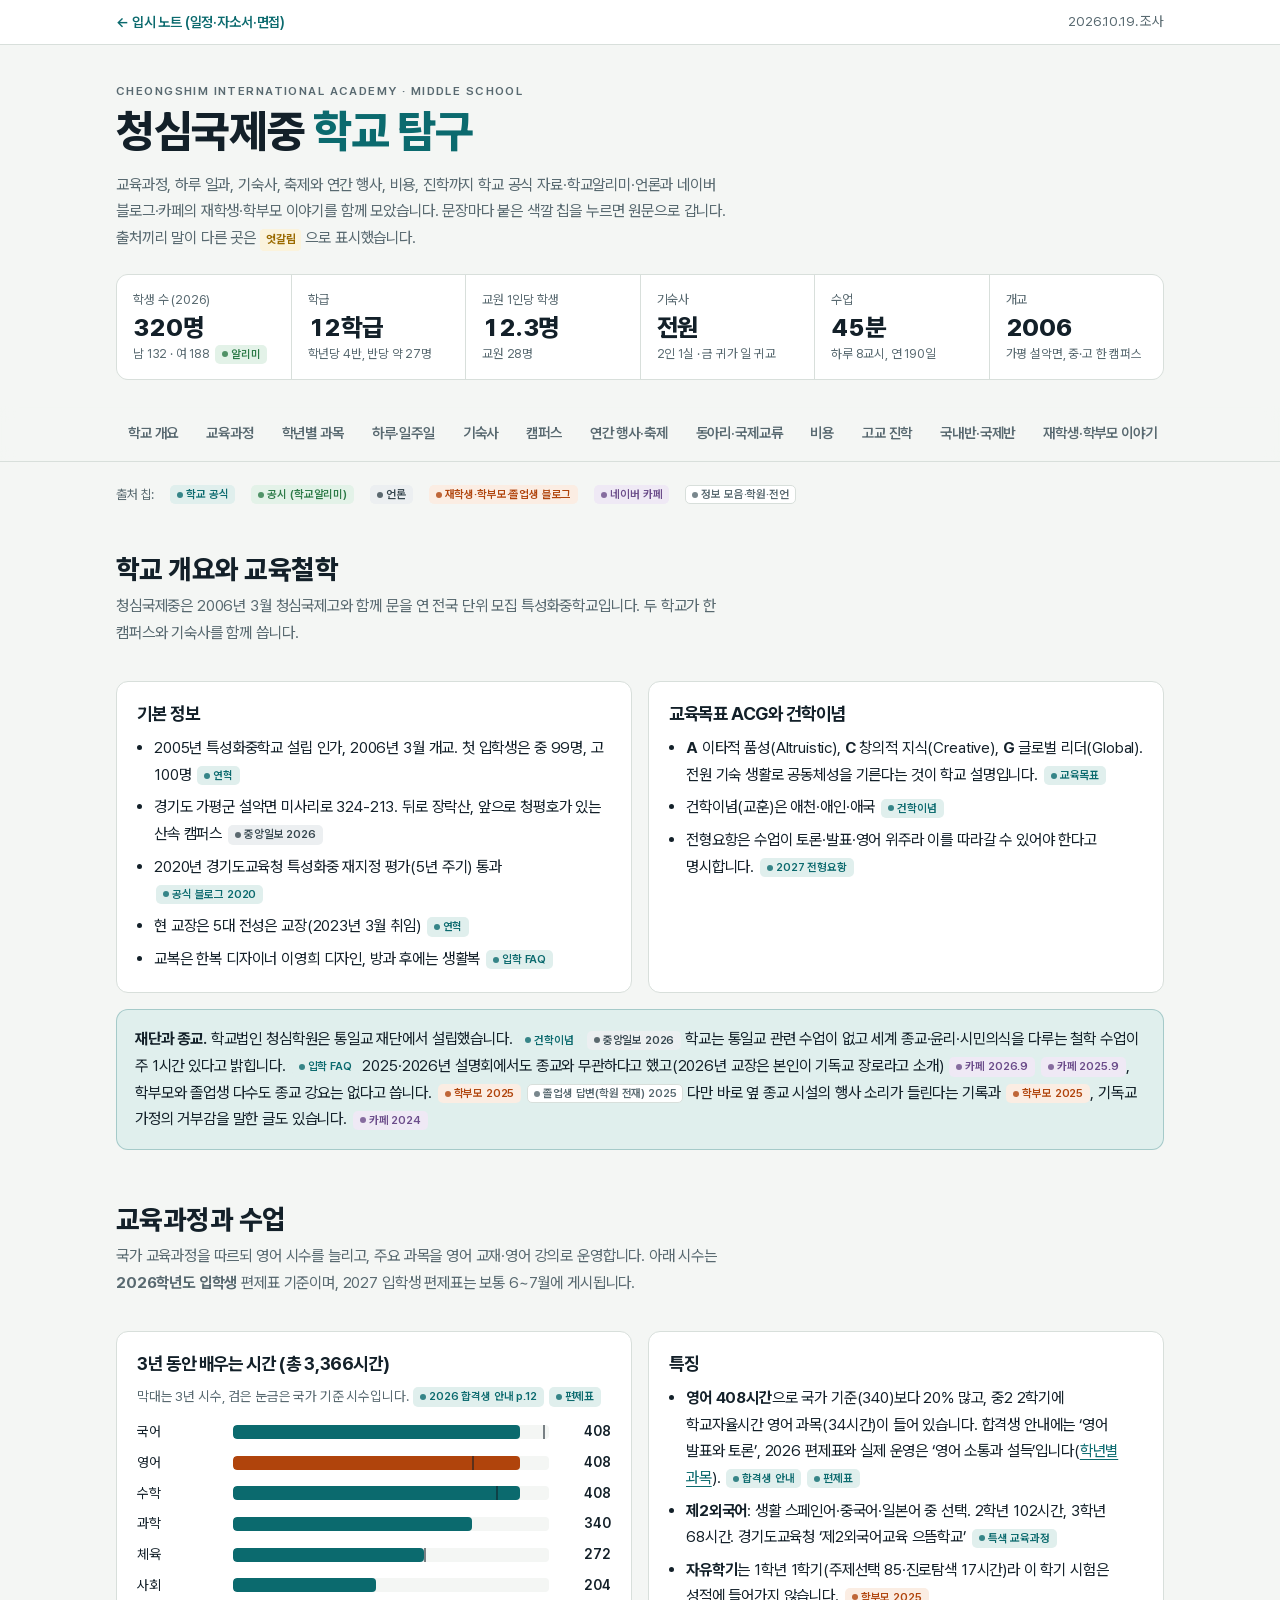
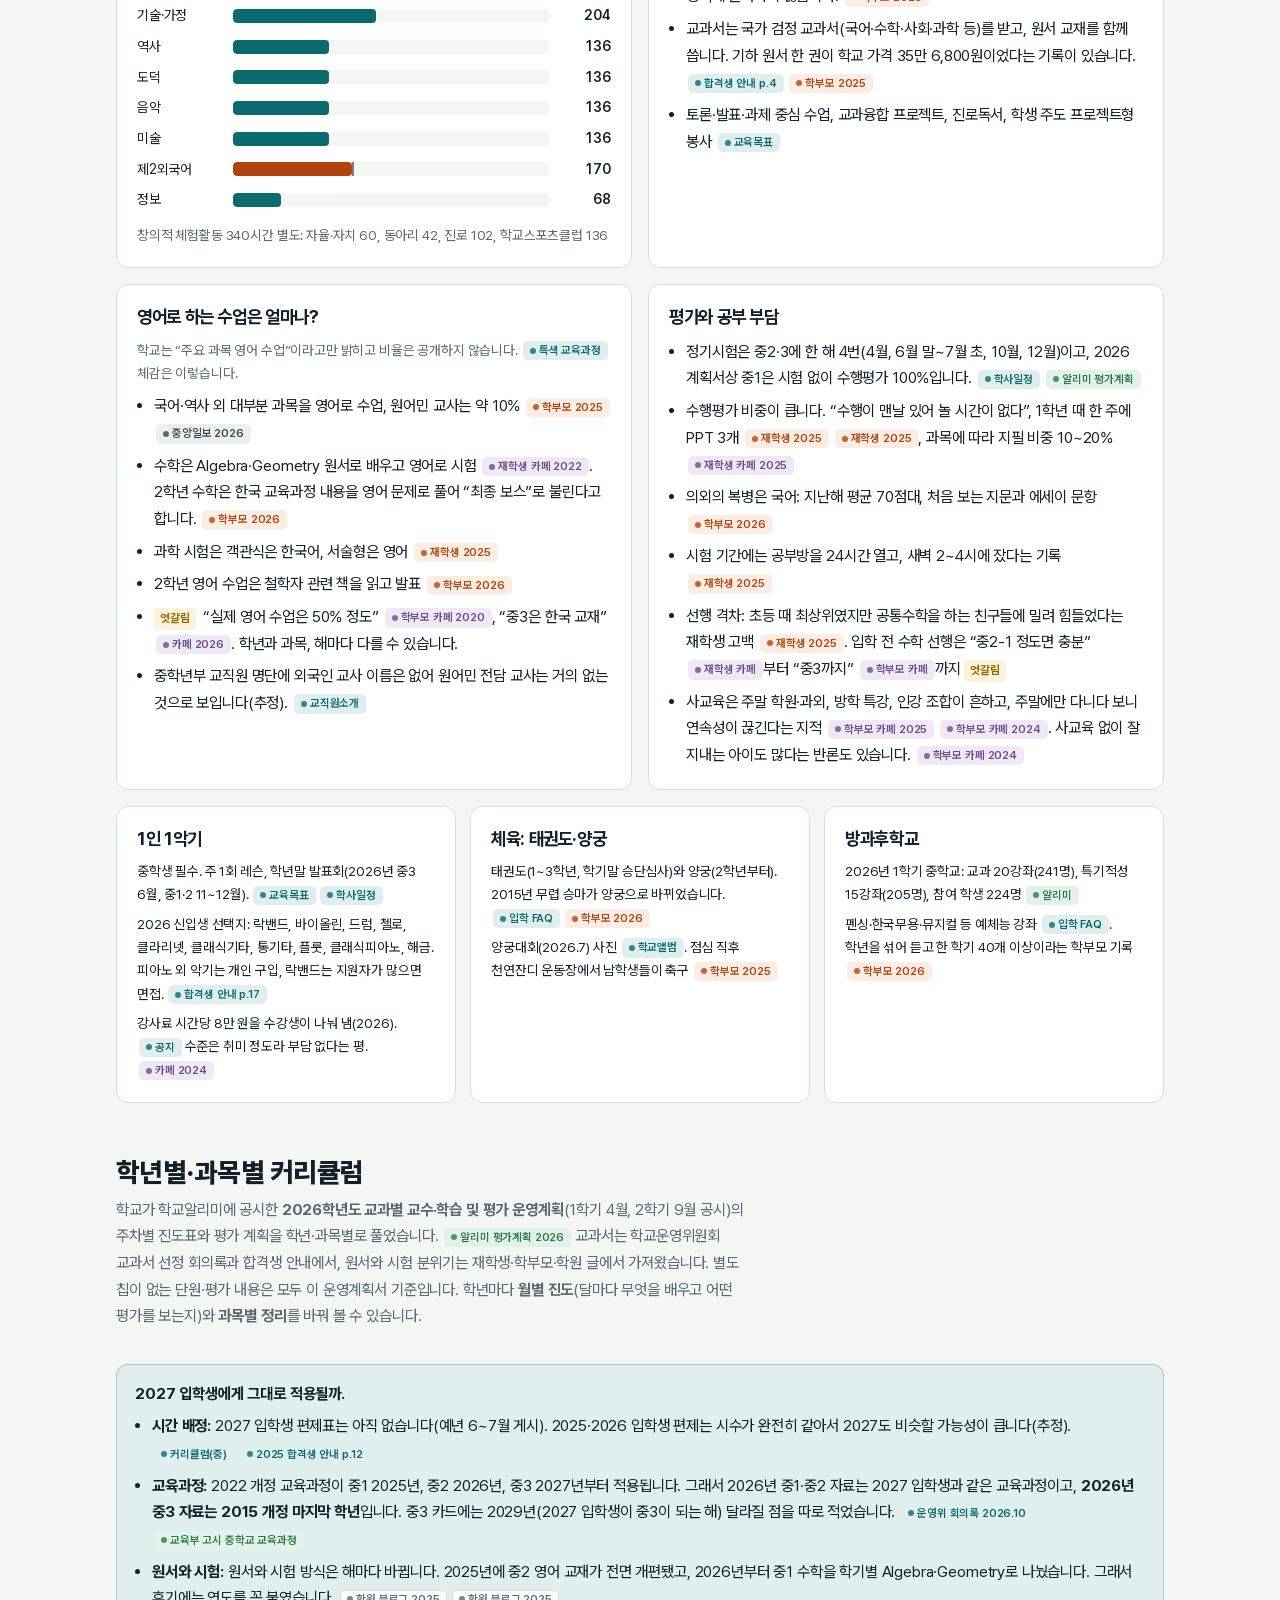
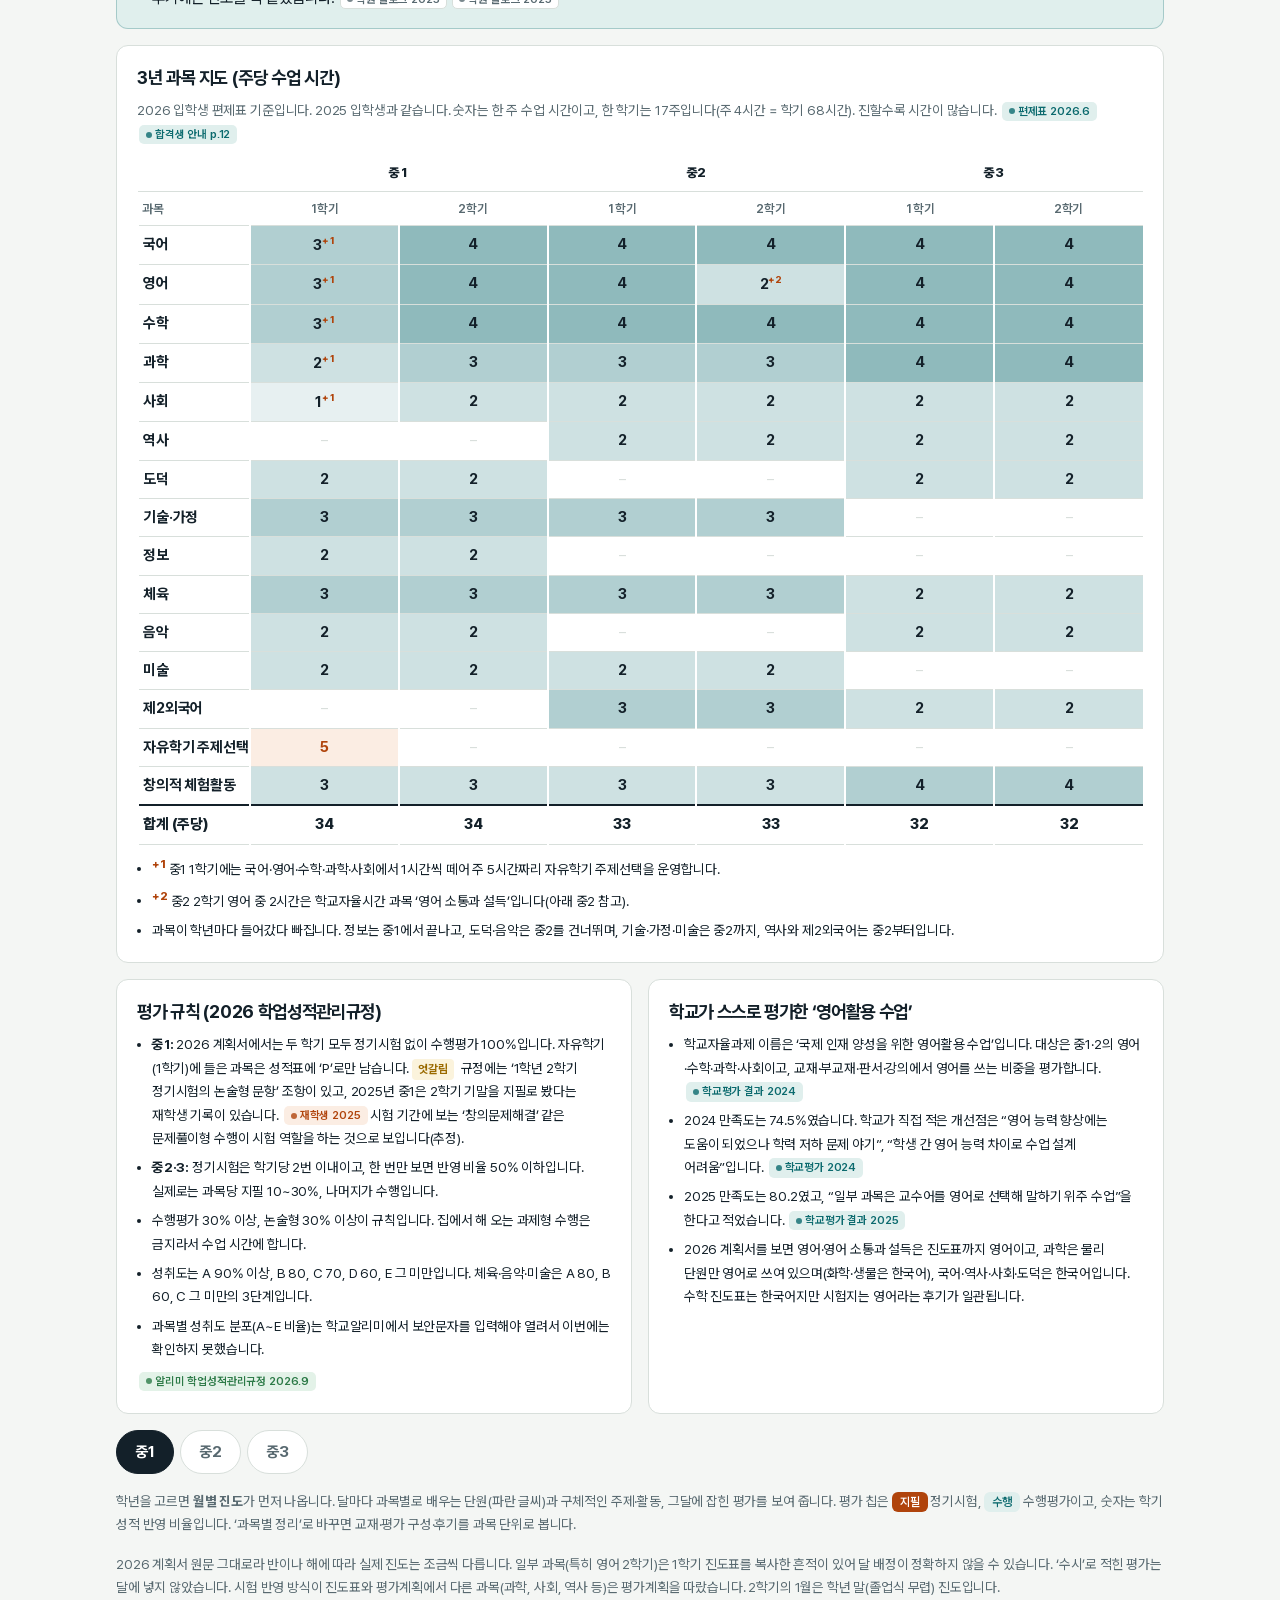
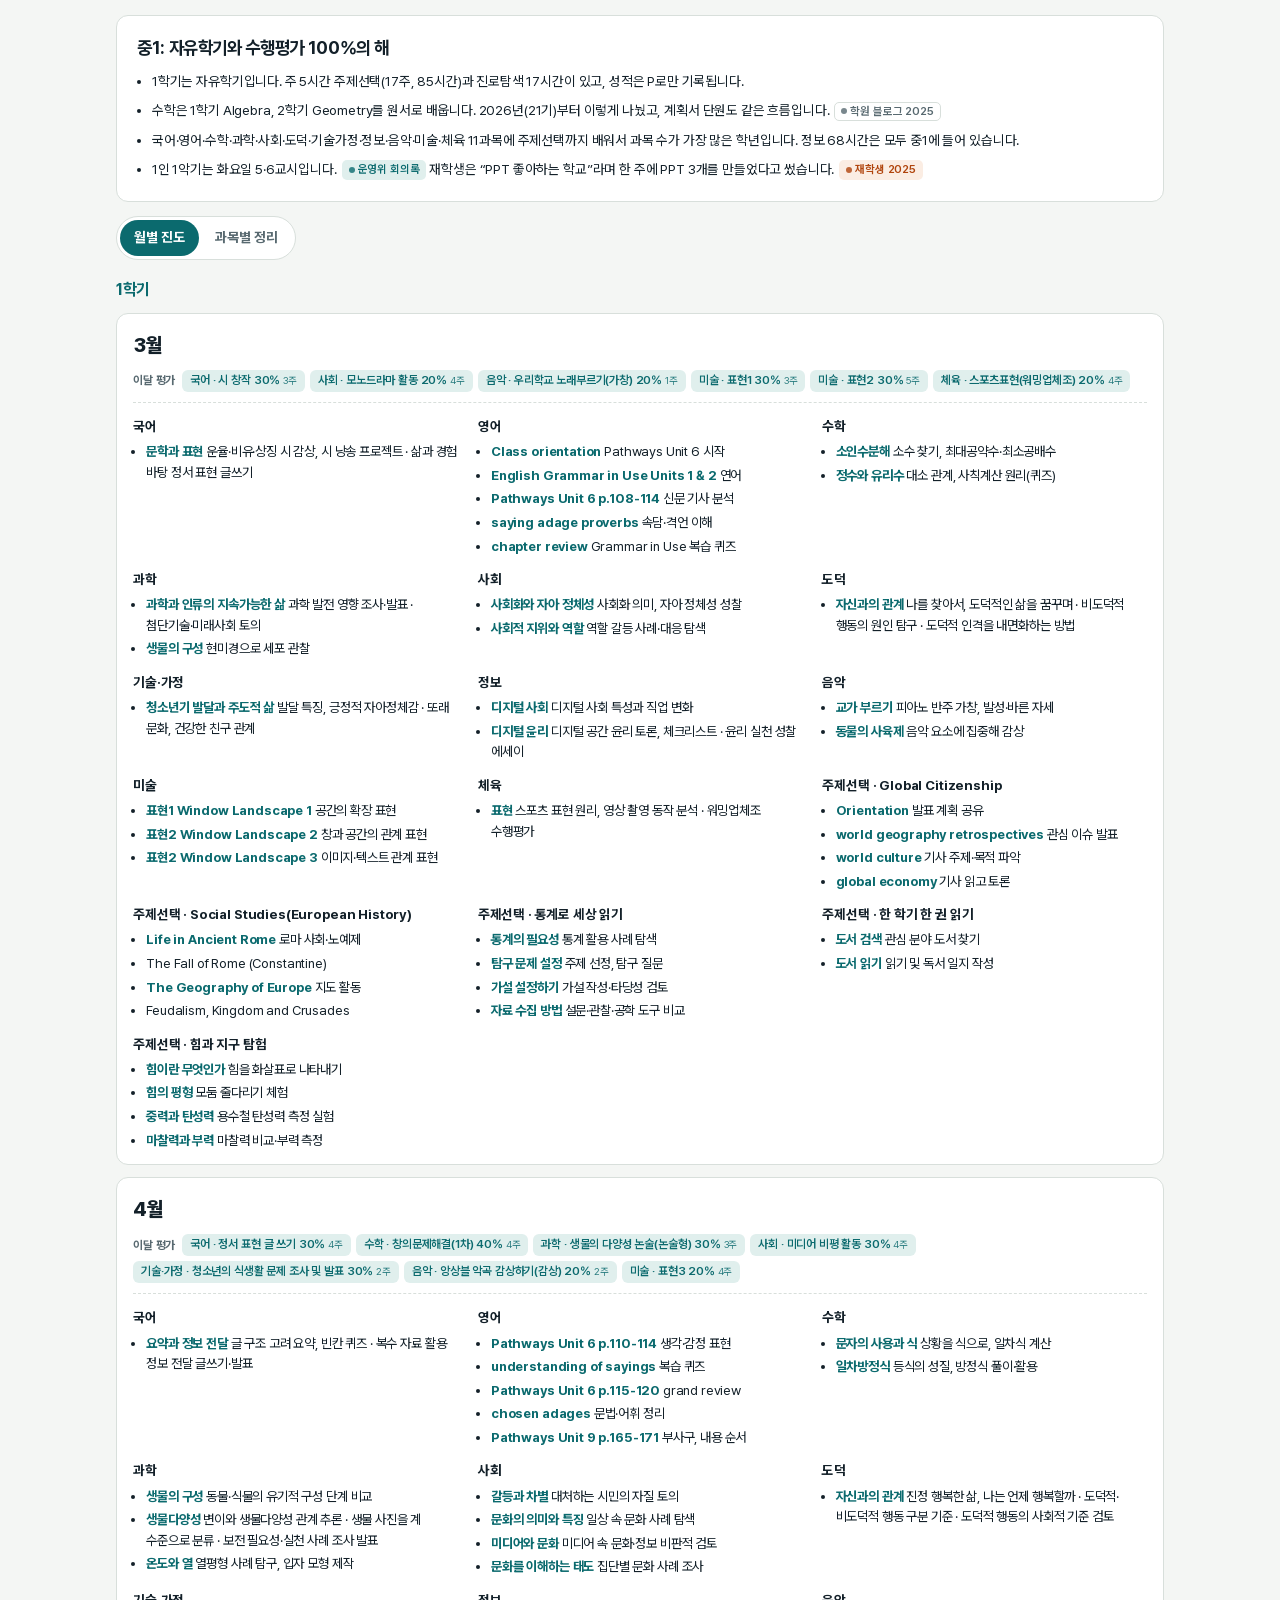
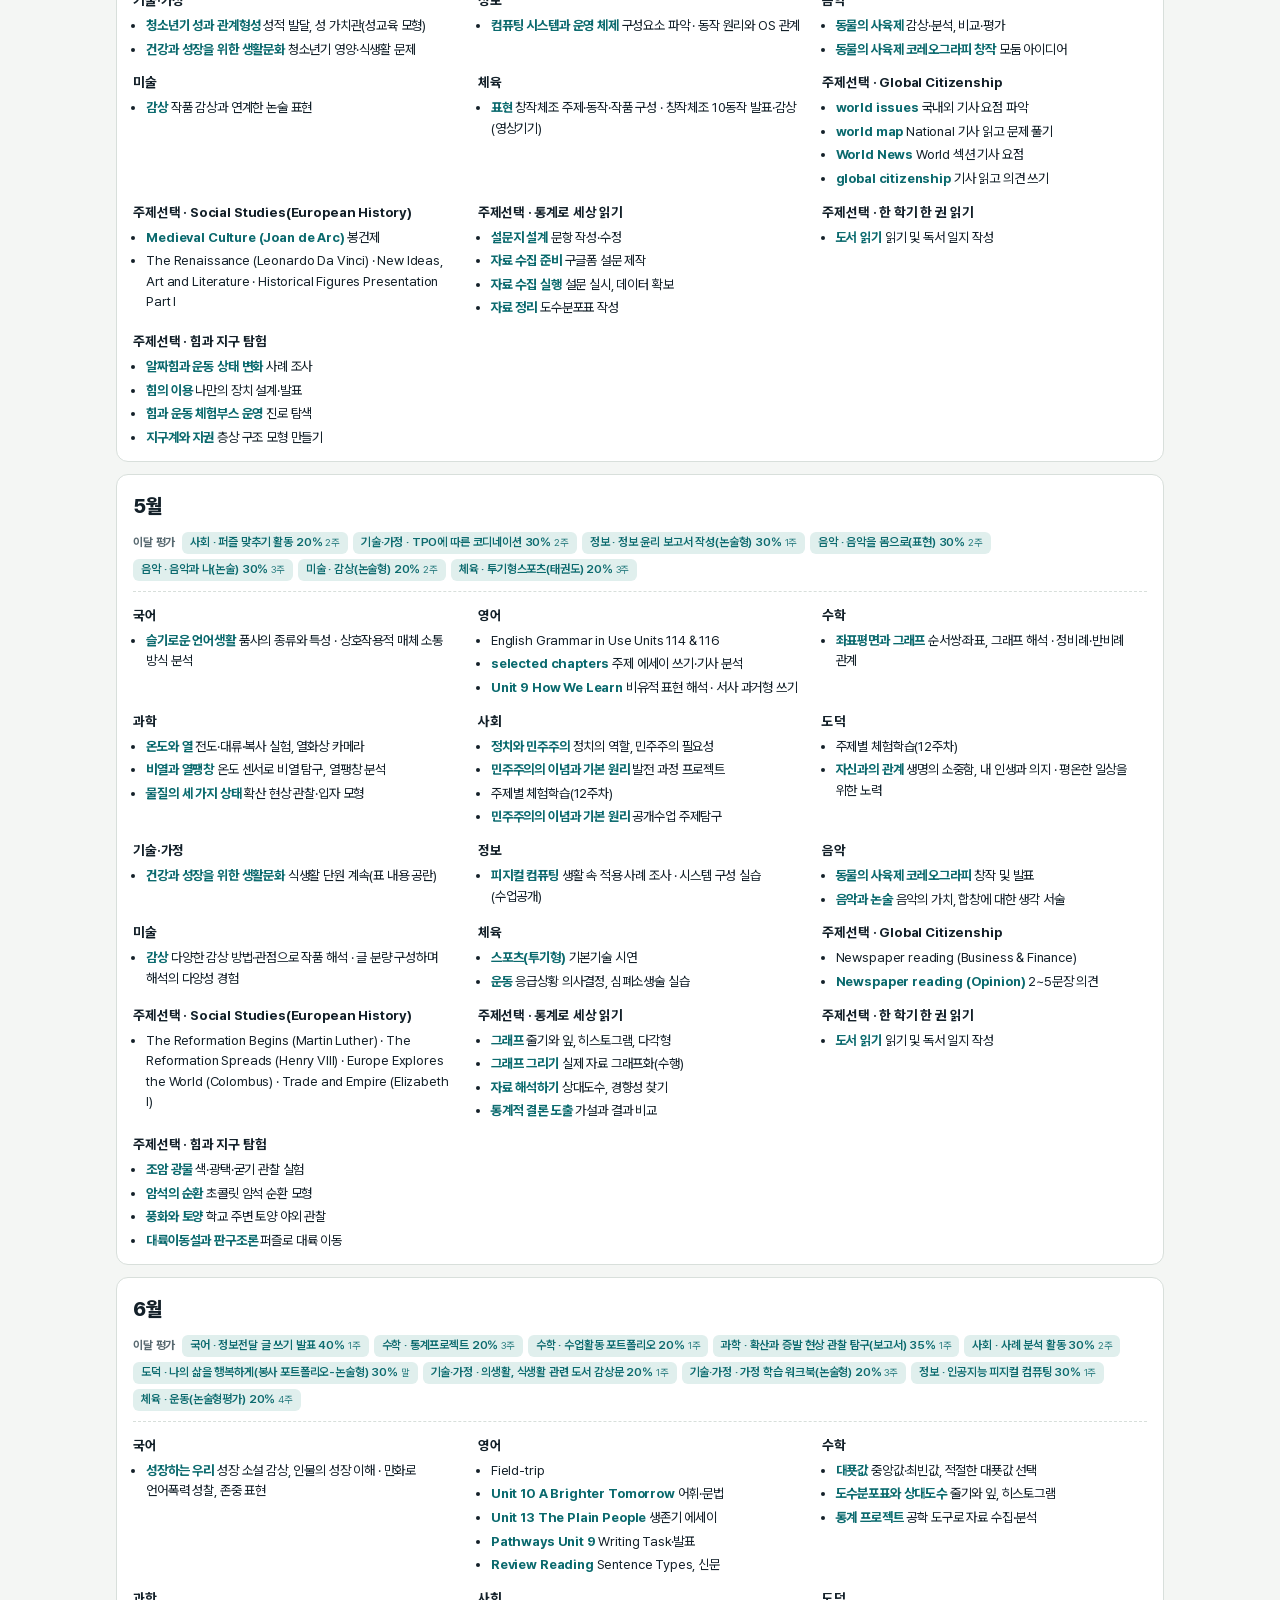
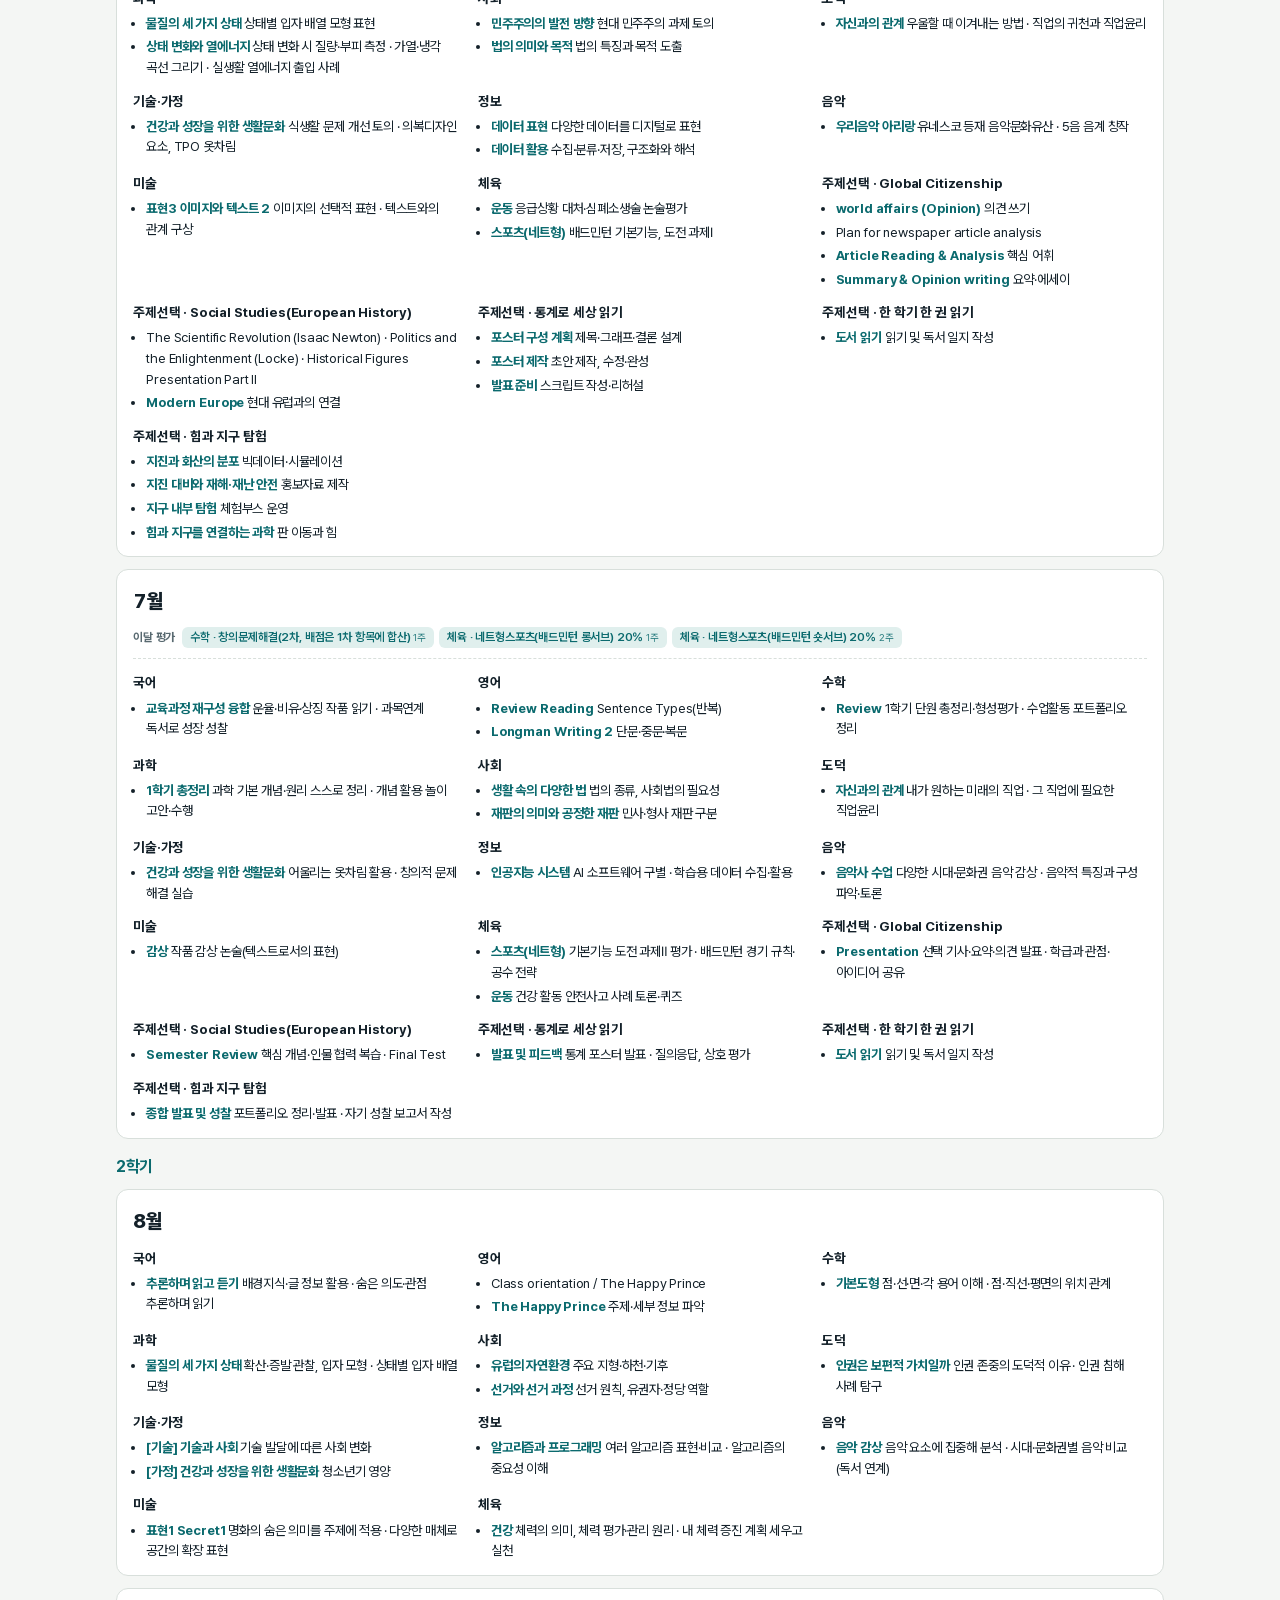
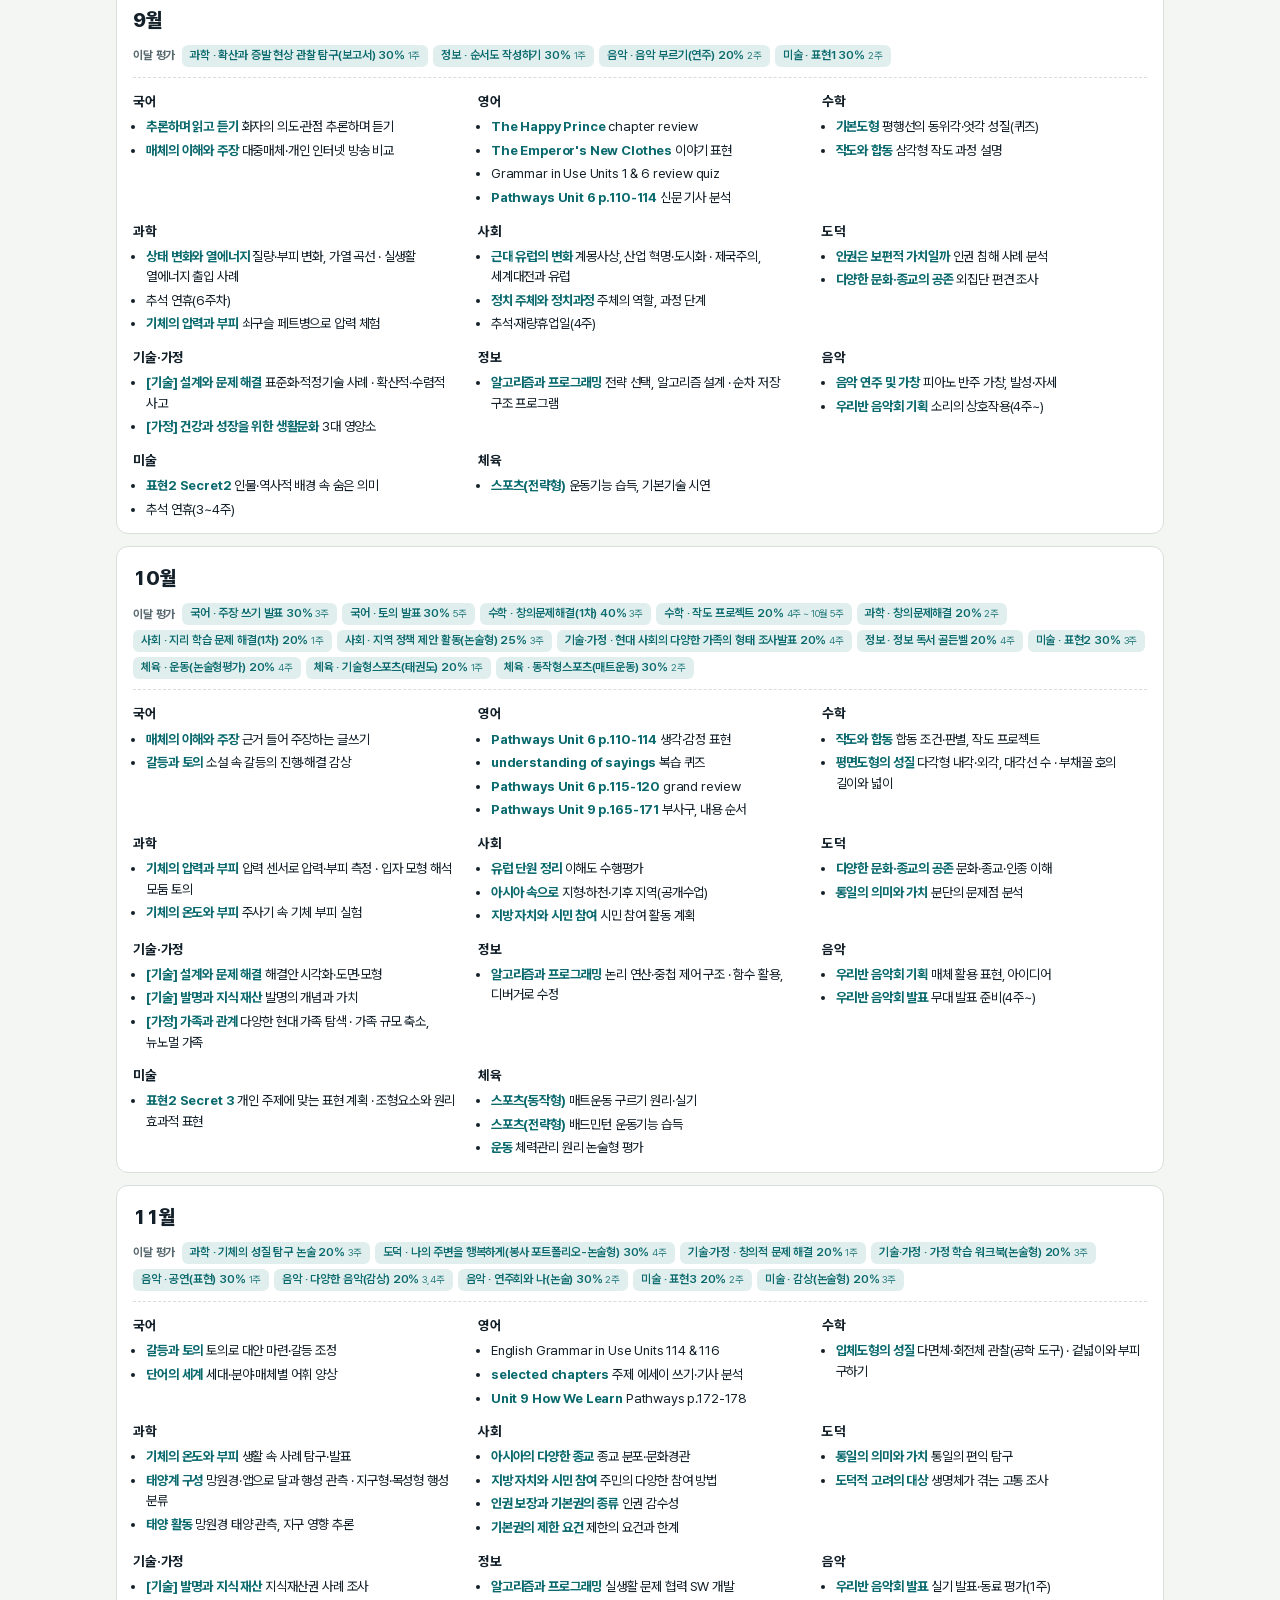
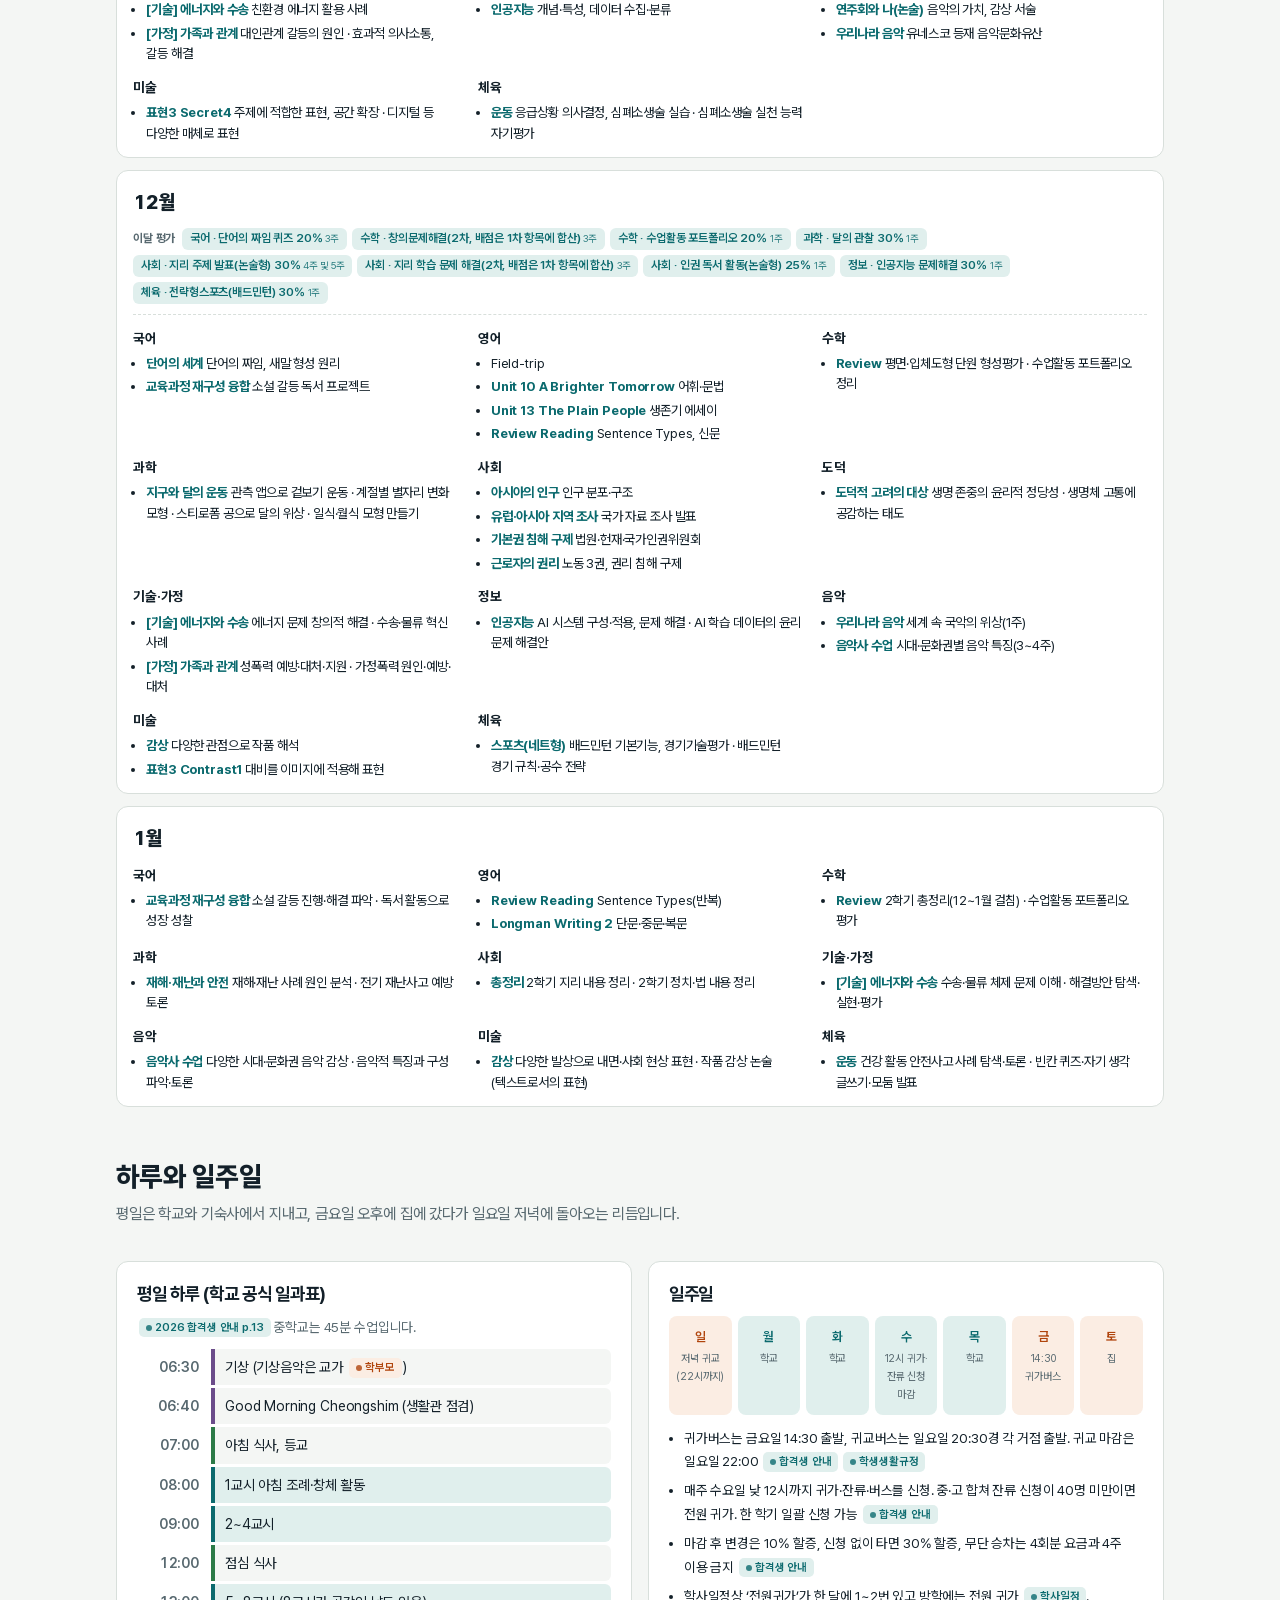
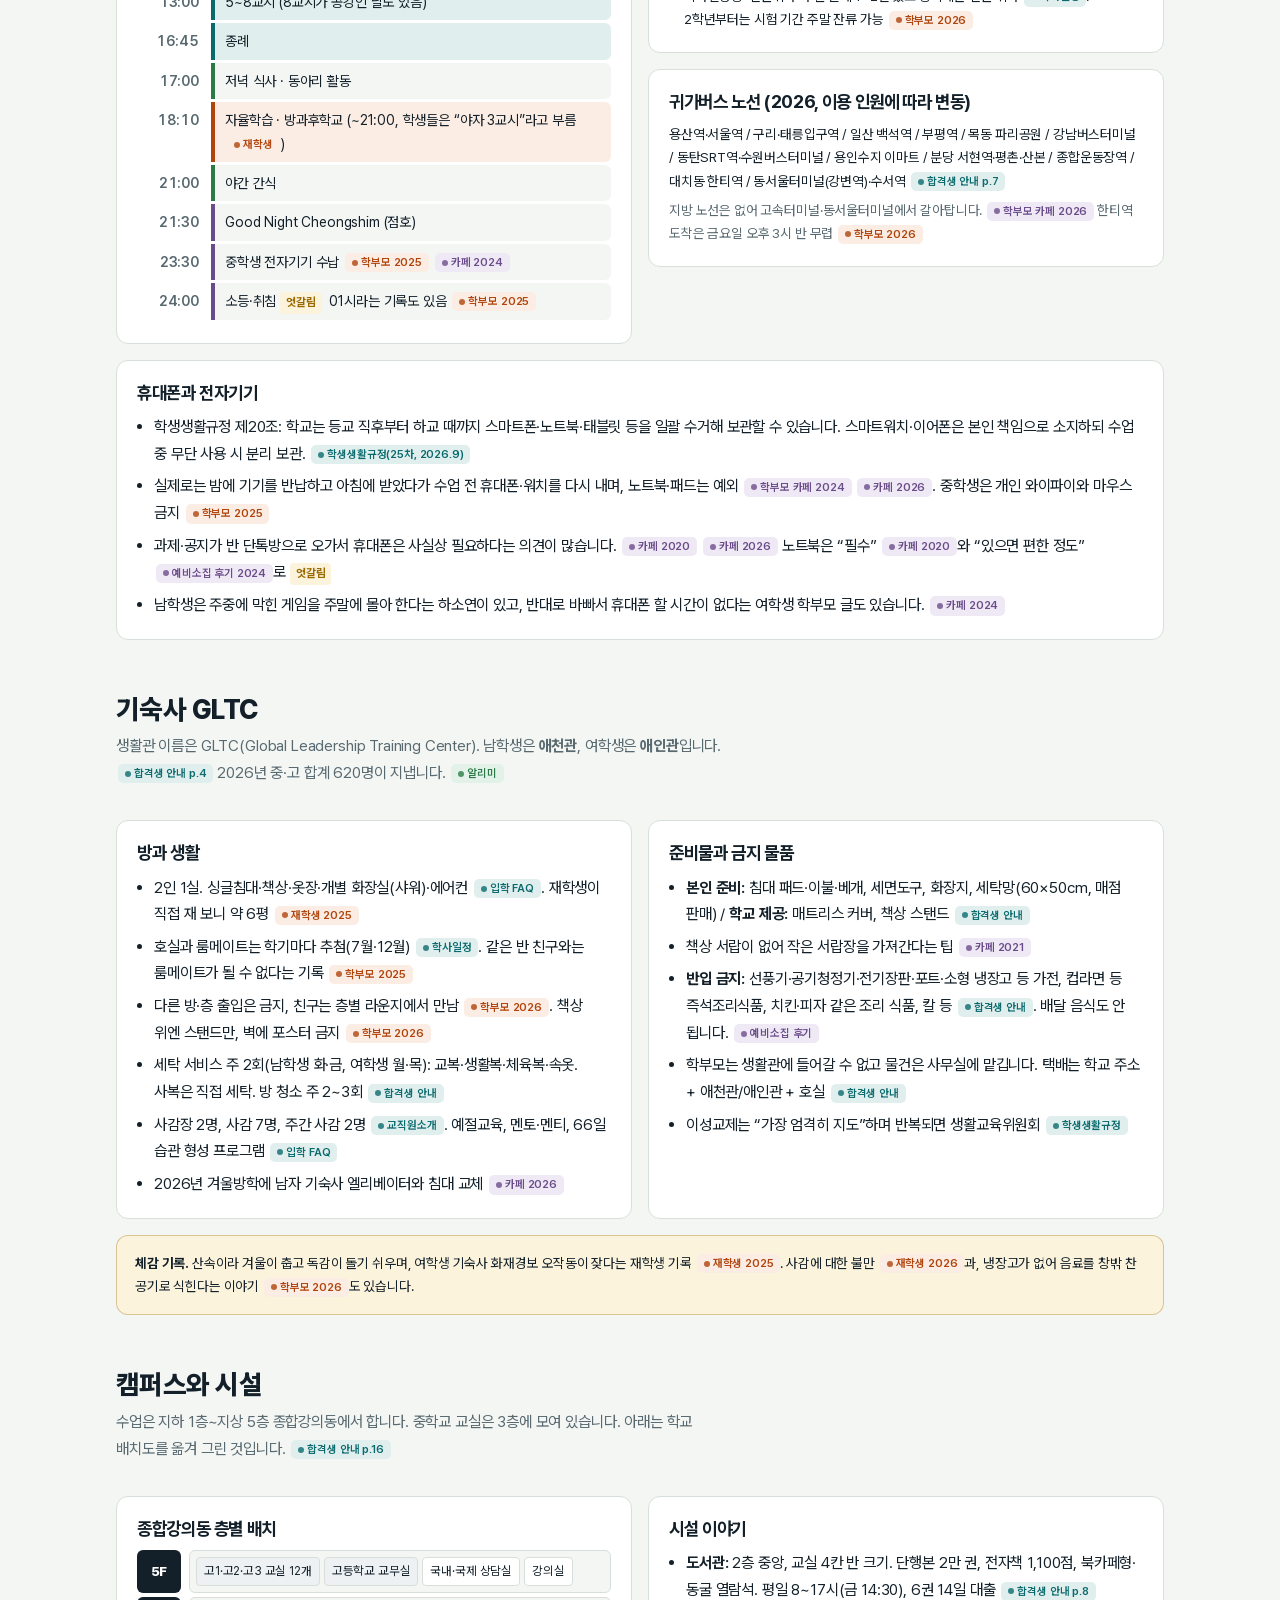
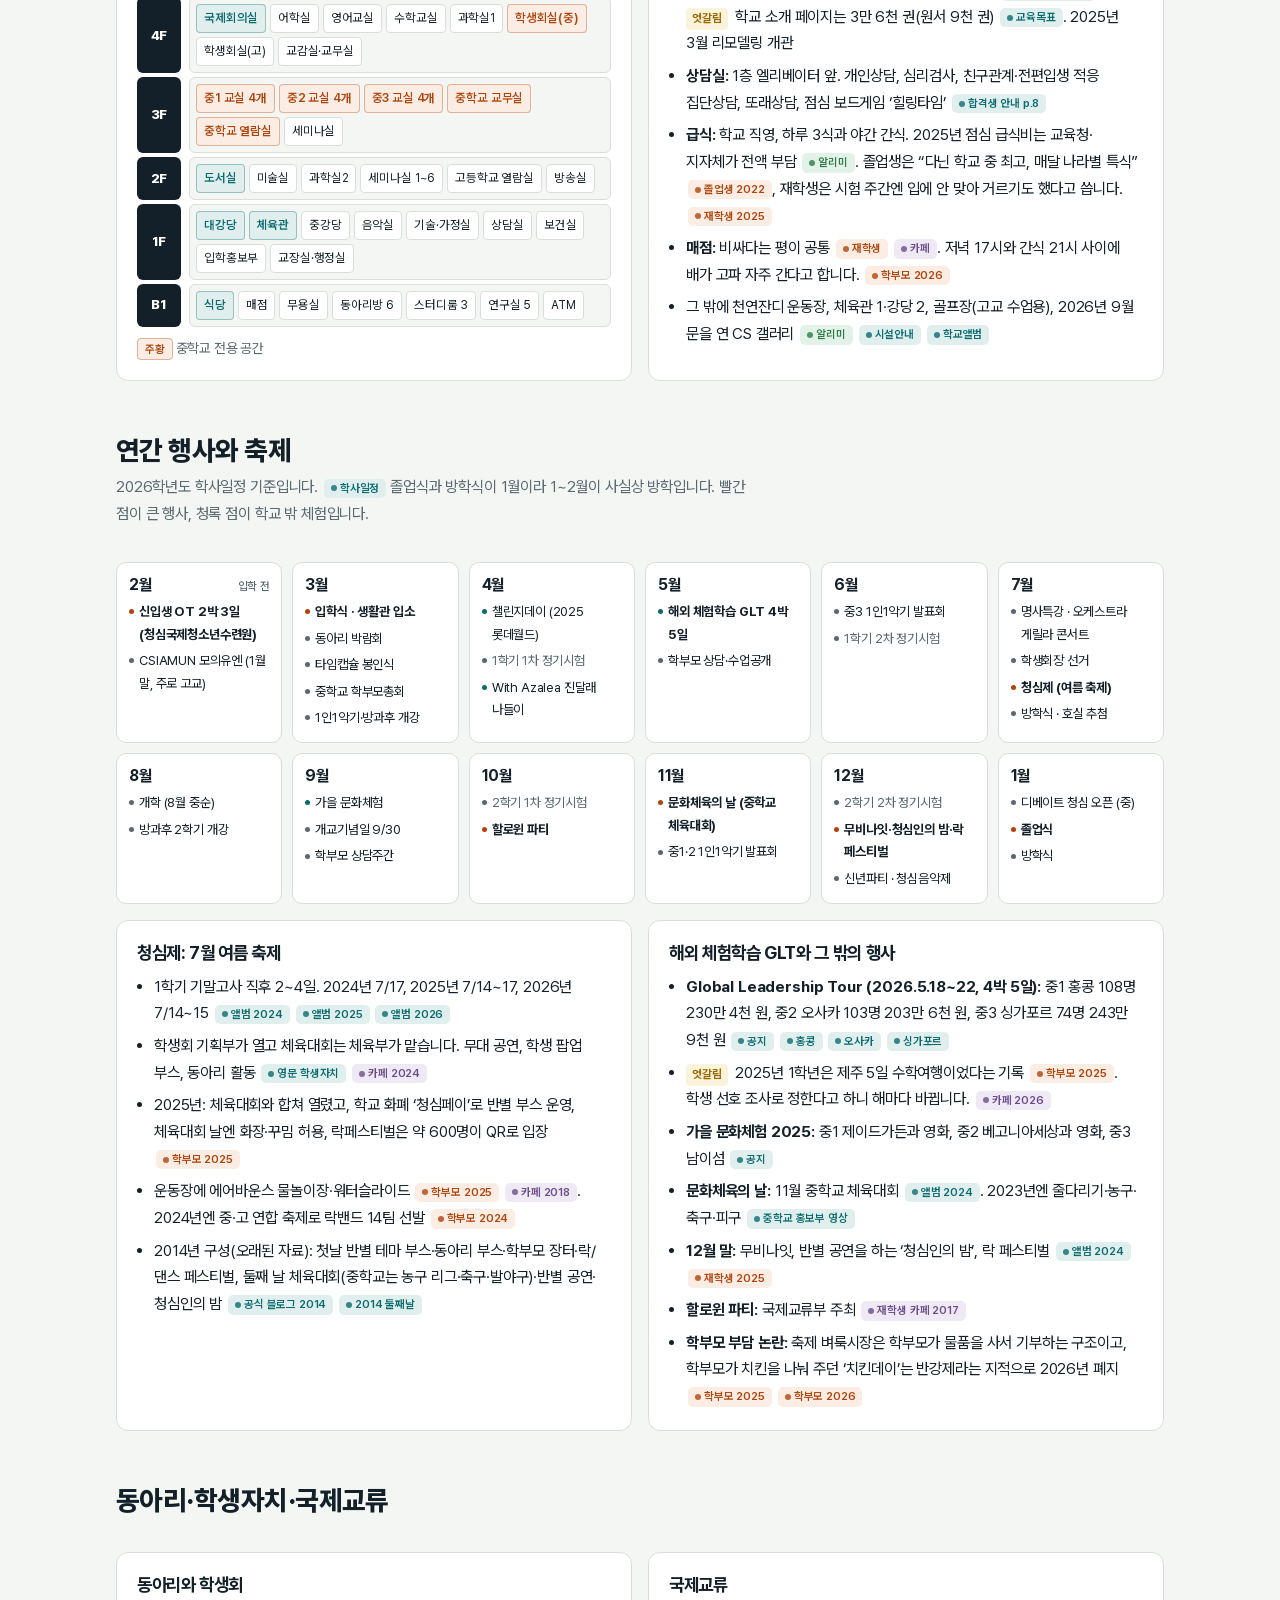
<file: info.html>
<!doctype html>
<html lang="ko">
<head>
<meta charset="utf-8">
<meta name="viewport" content="width=device-width,initial-scale=1,viewport-fit=cover">
<meta name="robots" content="noindex,nofollow">
<meta name="claude:viewport-fit-sides" content="cover">
<title>청심국제중 학교 탐구</title>
<link rel="stylesheet" href="fonts/pretendard.css">
<style>
/* Layout: 입시 노트와 같은 라이트 바인더. 사실마다 출처 칩을 바로 옆에 붙이고, 시수·일과·연간행사·층별 배치는 직접 그린 도표로 보여 준다. */
:root{
  --bg:#f4f6f4; --paper:#ffffff; --ink:#132029; --muted:#586970; --line:#d8dfdb;
  --lake:#0b6a6e; --lake-soft:#e0efed; --signal:#b0440c; --signal-soft:#fbede3;
  --ok:#2c7a47; --ok-soft:#e3f2e8; --warn:#9a6a00; --warn-soft:#fbf3dc;
  --plum:#6b4c8a; --plum-soft:#efe9f5;
  --font:"Pretendard Variable","Pretendard","Apple SD Gothic Neo","Malgun Gothic",system-ui,-apple-system,sans-serif;
  color-scheme:light;
}
:root{padding-top:env(safe-area-inset-top,0px);padding-bottom:env(safe-area-inset-bottom,0px)}
*{box-sizing:border-box}
html{scroll-behavior:smooth;scroll-padding-top:64px}
@media (prefers-reduced-motion:reduce){html{scroll-behavior:auto}}
body{margin:0;background:var(--bg);color:var(--ink);font-family:var(--font);font-size:15.5px;line-height:1.72;letter-spacing:-.01em;word-break:keep-all;overflow-wrap:break-word}
img{max-width:100%}[hidden]{display:none!important}
a{color:var(--lake);text-underline-offset:3px}
a:focus-visible,button:focus-visible,summary:focus-visible{outline:2px solid var(--lake);outline-offset:2px}
.wrap{max-width:1080px;margin:0 auto;padding-left:max(16px,env(safe-area-inset-left,0px));padding-right:max(16px,env(safe-area-inset-right,0px))}
h1,h2,h3,h4{text-wrap:balance;line-height:1.3;margin:0;letter-spacing:-.02em}
h2{font-size:1.7rem;font-weight:800}
h3{font-size:1.12rem;font-weight:700}
h4{font-size:.98rem;font-weight:700}
p{margin:0}
.num{font-variant-numeric:tabular-nums}
.muted{color:var(--muted)}.small{font-size:.85rem}
.eyebrow{font-size:.74rem;letter-spacing:.12em;text-transform:uppercase;color:var(--muted);font-weight:600}

/* top bar */
.topbar{border-bottom:1px solid var(--line);background:var(--paper)}
.topbar .wrap{display:flex;justify-content:space-between;align-items:center;gap:12px;padding-block:10px;font-size:.88rem}
.topbar a{font-weight:600;text-decoration:none}
header.hero{padding-block:36px 26px}
.hero h1{font-size:clamp(1.9rem,5vw,2.8rem);font-weight:800;letter-spacing:-.03em}
.hero h1 span{color:var(--lake)}
.hero .lede{margin-top:12px;max-width:68ch;color:var(--muted)}
.stats{display:grid;grid-template-columns:repeat(6,minmax(0,1fr));gap:1px;background:var(--line);border:1px solid var(--line);border-radius:12px;overflow:hidden;margin-top:22px}
@media (max-width:860px){.stats{grid-template-columns:repeat(3,minmax(0,1fr))}}
@media (max-width:440px){.stats{grid-template-columns:repeat(2,minmax(0,1fr))}}
.stat{background:var(--paper);padding:14px 16px;display:flex;flex-direction:column;gap:2px;min-width:0}
.stat .v{font-size:1.55rem;font-weight:800;line-height:1.15;font-variant-numeric:tabular-nums}
.stat .l{font-size:.8rem;color:var(--muted)}
.stat .d{font-size:.78rem;color:var(--muted)}

nav.tabs{position:sticky;top:env(safe-area-inset-top,0px);z-index:10;background:color-mix(in srgb,var(--bg) 92%,transparent);backdrop-filter:blur(8px);border-bottom:1px solid var(--line)}
nav.tabs .wrap{display:flex;gap:4px;overflow-x:auto;scrollbar-width:none;padding-block:8px}
nav.tabs .wrap::-webkit-scrollbar{display:none}
nav.tabs a{flex:none;text-decoration:none;color:var(--muted);font-weight:600;font-size:.9rem;padding:7px 12px;border-radius:999px;white-space:nowrap}
nav.tabs a:hover{color:var(--ink);background:var(--paper)}
nav.tabs a.on{color:var(--paper);background:var(--lake)}

main section{padding-block:46px 6px}
.sec-head{display:flex;flex-direction:column;gap:6px;margin-bottom:18px}
.sec-head p{color:var(--muted);max-width:70ch}
.stack{display:flex;flex-direction:column;gap:16px}
.grid2{display:grid;grid-template-columns:repeat(auto-fit,minmax(310px,1fr));gap:16px}
.grid3{display:grid;grid-template-columns:repeat(auto-fit,minmax(250px,1fr));gap:14px}
.grid2>*,.grid3>*{min-width:0}
.card{background:var(--paper);border:1px solid var(--line);border-radius:12px;padding:20px}
.card>h3{margin-bottom:10px}
.callout{border-radius:12px;padding:16px 18px;background:var(--lake-soft);border:1px solid color-mix(in srgb,var(--lake) 28%,transparent)}
.callout.warn{background:var(--warn-soft);border-color:color-mix(in srgb,var(--warn) 35%,transparent)}
ul.clean{margin:0;padding-left:1.1em}
ul.clean li+li{margin-top:6px}
.tbl{overflow-x:auto}
table{width:100%;border-collapse:collapse;font-size:.92rem}
th,td{text-align:left;padding:8px 10px;border-bottom:1px solid var(--line);vertical-align:top}
th{font-size:.78rem;color:var(--muted);font-weight:600}
td.r,th.r{text-align:right;font-variant-numeric:tabular-nums}

/* source chips */
.s{display:inline-flex;align-items:center;gap:3px;font-size:.7rem;font-weight:600;line-height:1;padding:3px 6px;border-radius:5px;text-decoration:none;white-space:nowrap;vertical-align:1px;margin-left:2px;border:1px solid transparent}
.s::before{content:"";width:6px;height:6px;border-radius:50%;background:currentColor;opacity:.8}
.s.o{background:var(--lake-soft);color:var(--lake)}            /* 학교 공식 */
.s.g{background:var(--ok-soft);color:var(--ok)}                /* 공시·교육청 */
.s.n{background:#eceff1;color:#37474f}                         /* 언론 */
.s.p{background:var(--signal-soft);color:var(--signal)}        /* 재학생·학부모·졸업생 1인칭 */
.s.c{background:var(--plum-soft);color:var(--plum)}            /* 카페 */
.s.x{background:var(--paper);color:var(--muted);border-color:var(--line)} /* 정보 모음·학원·전언 */
.s:hover{filter:brightness(.95);text-decoration:underline}
.legend{display:flex;flex-wrap:wrap;gap:8px 14px;font-size:.82rem;color:var(--muted);align-items:center}
.flag{display:inline-block;font-size:.72rem;font-weight:700;color:var(--warn);background:var(--warn-soft);border-radius:4px;padding:1px 6px;margin-right:4px}

/* bars */
.bars{display:flex;flex-direction:column;gap:7px}
.bar-row{display:grid;grid-template-columns:86px 1fr 52px;gap:10px;align-items:center;font-size:.86rem}
.bar-row .track{height:14px;background:var(--bg);border-radius:4px;position:relative;overflow:hidden}
.bar-row .fill{position:absolute;inset:0 auto 0 0;background:var(--lake);border-radius:4px}
.bar-row .fill.hi{background:var(--signal)}
.bar-row .fill.mute{background:color-mix(in srgb,var(--lake) 45%,var(--paper))}
.bar-row .base{position:absolute;top:-2px;bottom:-2px;width:2px;background:var(--ink);opacity:.55}
.bar-row .n{text-align:right;font-variant-numeric:tabular-nums;font-weight:600}

/* day timeline */
.day{display:grid;grid-template-columns:62px 1fr;gap:0 12px;font-size:.88rem}
.day .t{font-variant-numeric:tabular-nums;color:var(--muted);text-align:right;padding-block:6px;font-weight:600}
.day .b{padding:6px 10px;border-left:4px solid var(--line);margin-bottom:3px;border-radius:0 6px 6px 0;background:var(--bg)}
.day .b.dorm{border-color:var(--plum)}
.day .b.cls{border-color:var(--lake);background:var(--lake-soft)}
.day .b.meal{border-color:var(--ok)}
.day .b.study{border-color:var(--signal);background:var(--signal-soft)}
.week{display:grid;grid-template-columns:repeat(7,minmax(0,1fr));gap:6px;font-size:.8rem;text-align:center}
.week div{border-radius:8px;padding:10px 4px;background:var(--lake-soft);color:var(--lake);font-weight:600;min-width:0}
.week div small{display:block;font-weight:400;color:var(--muted);margin-top:2px}
.week .home{background:var(--signal-soft);color:var(--signal)}

/* year strip */
.year{display:grid;grid-template-columns:repeat(auto-fill,minmax(150px,1fr));gap:10px}
.month{background:var(--paper);border:1px solid var(--line);border-radius:10px;padding:12px;min-width:0}
.month h4{display:flex;justify-content:space-between;align-items:baseline;margin-bottom:6px}
.month h4 span{font-size:.72rem;color:var(--muted);font-weight:500}
.month ul{margin:0;padding:0;list-style:none;display:flex;flex-direction:column;gap:4px;font-size:.82rem}
.month li{padding-left:10px;position:relative}
.month li::before{content:"";position:absolute;left:0;top:.62em;width:5px;height:5px;border-radius:50%;background:var(--muted)}
.month li.big{font-weight:700}
.month li.big::before{background:var(--signal)}
.month li.trip::before{background:var(--lake)}
.month li.exam{color:var(--muted)}

/* floors */
.floors{display:flex;flex-direction:column;gap:4px}
.floor{display:grid;grid-template-columns:44px 1fr;gap:8px;align-items:stretch}
.floor .lv{display:flex;align-items:center;justify-content:center;font-weight:800;background:var(--ink);color:var(--paper);border-radius:6px;font-size:.85rem}
.floor .rooms{display:flex;flex-wrap:wrap;gap:4px;padding:6px;background:var(--bg);border-radius:6px;border:1px solid var(--line)}
.room{font-size:.76rem;padding:3px 7px;border-radius:4px;background:var(--paper);border:1px solid var(--line);white-space:nowrap}
.room.ms{background:var(--signal-soft);border-color:color-mix(in srgb,var(--signal) 35%,transparent);color:var(--signal);font-weight:600}
.room.hs{background:#eef1f3}
.room.key{background:var(--lake-soft);border-color:color-mix(in srgb,var(--lake) 35%,transparent);color:var(--lake);font-weight:600}

/* stacked bars (진학) */
.stk{display:flex;height:26px;border-radius:6px;overflow:hidden;font-size:.72rem;font-weight:600;color:#fff}
.stk div{display:flex;align-items:center;justify-content:center;min-width:0;white-space:nowrap;overflow:hidden}
.stk-row{display:grid;grid-template-columns:48px 1fr;gap:10px;align-items:center;font-size:.85rem}

/* video */
.vids{display:grid;grid-template-columns:repeat(auto-fill,minmax(250px,1fr));gap:14px}
.vid{display:flex;flex-direction:column;background:var(--paper);border:1px solid var(--line);border-radius:12px;overflow:hidden;text-decoration:none;color:inherit;min-width:0}
.vid .th{position:relative;aspect-ratio:16/9;max-width:100%;background:linear-gradient(135deg,var(--lake),#0e3f4a);overflow:hidden}
.vid .th img{width:100%;height:100%;object-fit:cover;display:block}
.vid .th iframe{position:absolute;inset:0;width:100%;height:100%;border:0}
.vid .play{position:absolute;inset:auto auto 10px 10px;background:rgba(0,0,0,.72);color:#fff;font-size:.75rem;font-weight:700;padding:4px 9px;border-radius:999px}
.vid .meta{padding:12px 14px;display:flex;flex-direction:column;gap:4px}
.vid .meta b{font-size:.92rem;line-height:1.4}
.vid .meta span{font-size:.78rem;color:var(--muted)}
.linkcards{display:grid;grid-template-columns:repeat(auto-fill,minmax(230px,1fr));gap:10px}
.lc{display:flex;flex-direction:column;gap:3px;padding:12px 14px;border:1px solid var(--line);border-radius:10px;background:var(--paper);text-decoration:none;color:inherit;min-width:0}
.lc:hover{border-color:var(--lake)}
.lc b{font-size:.9rem;color:var(--ink)}
.lc span{font-size:.78rem;color:var(--muted)}
.lc em{font-style:normal;font-size:.72rem;font-weight:700;color:var(--lake)}

.voices{display:grid;grid-template-columns:repeat(auto-fit,minmax(280px,1fr));gap:12px}
.voice{border-left:4px solid var(--signal);background:var(--paper);border-radius:0 10px 10px 0;padding:12px 14px;font-size:.92rem;min-width:0;border-top:1px solid var(--line);border-right:1px solid var(--line);border-bottom:1px solid var(--line)}
.voice.c{border-left-color:var(--plum)}
.voice .who{font-size:.76rem;color:var(--muted);margin-top:6px}

.pc{display:grid;grid-template-columns:repeat(auto-fit,minmax(280px,1fr));gap:16px}
.pc .card h3{display:flex;align-items:center;gap:8px}
.dot{width:10px;height:10px;border-radius:50%;display:inline-block}


/* track */
.path{display:grid;grid-template-columns:repeat(5,minmax(0,1fr));gap:6px}
.path div{border-top:4px solid var(--line);padding:10px 8px 4px;min-width:0}
.path div.hi{border-color:var(--signal)}
.path b{display:block;font-size:1.1rem;font-variant-numeric:tabular-nums}
.path span{display:block;font-size:.8rem;color:var(--muted);line-height:1.5}
@media (max-width:640px){.path{grid-template-columns:1fr}.path div{border-top:0;border-left:4px solid var(--line);padding:4px 10px}.path div.hi{border-color:var(--signal)}}
.ap{display:grid;grid-template-columns:repeat(auto-fit,minmax(220px,1fr));gap:8px;margin-top:10px}
.ap div{background:var(--bg);border-radius:8px;padding:10px 12px;min-width:0}
.ap b{display:block;font-size:.85rem;margin-bottom:2px}
.ap span{font-size:.84rem;color:var(--muted)}
/* 학년별 과목: 학기별 주당 시간 지도, 학년 전환, 과목 카드 */
.hmap{min-width:440px;table-layout:fixed}
.hmap col.n{width:7.6em}
.hmap th,.hmap td{text-align:center;padding:6px 4px;font-variant-numeric:tabular-nums;border-bottom:1px solid var(--line)}
.hmap th:first-child,.hmap td:first-child{text-align:left;white-space:nowrap;padding-right:10px}
.hmap thead tr:first-child th{color:var(--ink);font-size:.82rem;font-weight:800}
.hmap td{font-weight:700;border-left:2px solid var(--paper)}
.hmap td sup{font-size:.62rem;color:var(--signal);font-weight:800}
.hmap td.w1{background:color-mix(in srgb,var(--lake) 10%,var(--paper))}
.hmap td.w2{background:color-mix(in srgb,var(--lake) 20%,var(--paper))}
.hmap td.w3{background:color-mix(in srgb,var(--lake) 32%,var(--paper))}
.hmap td.w4{background:color-mix(in srgb,var(--lake) 46%,var(--paper))}
.hmap td.x{color:var(--line);font-weight:400}
.hmap td.fr{background:var(--signal-soft);color:var(--signal)}
.hmap tr.sum td{font-weight:800;border-top:2px solid var(--ink)}
.gseg{display:flex;gap:6px;flex-wrap:wrap}
.gseg button{font:inherit;font-size:.95rem;font-weight:700;border:1px solid var(--line);background:var(--paper);color:var(--muted);padding:8px 18px;border-radius:999px;cursor:pointer}
.gseg button:hover{color:var(--ink)}
.gseg button[aria-selected="true"]{background:var(--ink);color:var(--paper);border-color:var(--ink)}
.gseg button:focus-visible{outline:2px solid var(--lake);outline-offset:2px}
.gpanel{display:flex;flex-direction:column;gap:14px}
.subjs{display:grid;grid-template-columns:repeat(auto-fill,minmax(min(330px,100%),1fr));gap:14px;align-items:start}
.subj{background:var(--paper);border:1px solid var(--line);border-radius:12px;padding:16px 18px;min-width:0;display:flex;flex-direction:column;gap:10px}
.subj header{display:flex;flex-wrap:wrap;align-items:baseline;gap:4px 8px}
.subj h3{font-size:1.08rem;margin-right:2px}
.subj .hrs{font-size:.78rem;color:var(--muted);font-variant-numeric:tabular-nums}
.tag{font-size:.7rem;font-weight:700;padding:2px 7px;border-radius:999px;background:var(--bg);color:var(--muted);white-space:nowrap}
.tag.en{background:var(--signal-soft);color:var(--signal)}
.tag.mix{background:var(--warn-soft);color:var(--warn)}
.tag.ko{background:var(--lake-soft);color:var(--lake)}
.subj dl{display:grid;grid-template-columns:44px minmax(0,1fr);gap:7px 10px;margin:0;font-size:.88rem;line-height:1.62}
.subj dt{font-size:.74rem;font-weight:700;color:var(--muted);padding-top:2px}
.subj dd{margin:0;min-width:0}
.ev{display:grid;grid-template-columns:36px minmax(0,1fr);gap:4px 8px;align-items:center;font-size:.74rem;color:var(--muted);margin-bottom:6px}
.evb{display:flex;height:17px;border-radius:4px;overflow:hidden;font-size:.68rem;font-weight:700;line-height:17px}
.evb div{white-space:nowrap;overflow:hidden;padding-left:5px}
.evb .j{background:var(--signal);color:#fff}
.evb .p{background:var(--lake-soft);color:var(--lake)}
.subj ul.notes{font-size:.85rem;border-top:1px dashed var(--line);padding:8px 0 0 1.1em;margin:0}
.subj ul.notes li+li{margin-top:5px}
.next{background:var(--plum-soft);border-radius:8px;padding:9px 11px;font-size:.84rem;line-height:1.6}
.next b{color:var(--plum)}
/* 월별 진도: 보기 전환, 월 카드, 이달 평가 칩 */
.vseg{display:inline-flex;align-self:flex-start;border:1px solid var(--line);border-radius:999px;padding:3px;background:var(--paper);gap:2px}
.vseg button{font:inherit;font-size:.86rem;font-weight:700;border:0;background:none;color:var(--muted);padding:6px 14px;border-radius:999px;cursor:pointer}
.vseg button:hover{color:var(--ink)}
.vseg button[aria-selected="true"]{background:var(--lake);color:#fff}
.vseg button:focus-visible{outline:2px solid var(--lake);outline-offset:2px}
.mview{display:flex;flex-direction:column;gap:12px}
.semh{font-size:1rem;color:var(--lake);margin-top:6px}
.mon{background:var(--paper);border:1px solid var(--line);border-radius:12px;padding:14px 16px;min-width:0}
.mon header{margin-bottom:8px}
.mon header b{font-size:1.25rem;font-weight:800;font-variant-numeric:tabular-nums}
.mevs{display:flex;flex-wrap:wrap;gap:5px;align-items:center;margin-bottom:12px;padding-bottom:10px;border-bottom:1px dashed var(--line)}
.mevl{font-size:.72rem;font-weight:700;color:var(--muted);margin-right:2px}
.mev{font-size:.74rem;line-height:1.35;padding:3px 8px;border-radius:6px;background:var(--lake-soft);color:var(--lake);font-weight:600;min-width:0}
.mev.x{background:var(--signal);color:#fff}
.mev small{font-weight:400;opacity:.85}
.mgrid{display:grid;grid-template-columns:repeat(auto-fill,minmax(min(240px,100%),1fr));gap:12px 20px}
.ms{min-width:0}
.ms h5{font-size:.84rem;margin:0 0 3px}
.ms ul{margin:0;padding-left:1em;font-size:.83rem;line-height:1.55}
.ms li+li{margin-top:3px}
.ms li b{color:var(--lake);font-weight:700}

/* 동아리 목록 칩 */
.cgroup+.cgroup{margin-top:12px}
.cgroup h4{font-size:.84rem;color:var(--muted);margin-bottom:6px}
.clubs{display:flex;flex-wrap:wrap;gap:6px}
.club{font-size:.82rem;line-height:1.3;padding:5px 10px;border-radius:999px;background:var(--bg);border:1px solid var(--line);min-width:0}
.club.reg{background:var(--lake-soft);border-color:color-mix(in srgb,var(--lake) 30%,transparent);color:var(--lake);font-weight:600}
.club.known{background:var(--signal-soft);border-color:color-mix(in srgb,var(--signal) 30%,transparent);color:var(--signal);font-weight:600}
.club small{font-weight:400;opacity:.8}
footer{padding-block:40px 56px;color:var(--muted);font-size:.86rem}
footer ul{margin:8px 0 0;padding-left:1.1em}
footer li{margin-top:3px}
</style>
</head>
<body>

<div class="topbar"><div class="wrap">
  <a href="index.html">← 입시 노트 (일정·자소서·면접)</a>
  <span class="muted small">2026.10.19. 조사</span>
</div></div>

<header class="hero">
  <div class="wrap">
    <div class="eyebrow">CheongShim International Academy · Middle School</div>
    <h1>청심국제중 <span>학교 탐구</span></h1>
    <p class="lede">교육과정, 하루 일과, 기숙사, 축제와 연간 행사, 비용, 진학까지 학교 공식 자료·학교알리미·언론과 네이버 블로그·카페의 재학생·학부모 이야기를 함께 모았습니다. 문장마다 붙은 색깔 칩을 누르면 원문으로 갑니다. 출처끼리 말이 다른 곳은 <span class="flag">엇갈림</span>으로 표시했습니다.</p>
    <div class="stats">
      <div class="stat"><span class="l">학생 수 (2026)</span><span class="v">320명</span><span class="d">남 132 · 여 188 <a class="s g" href="https://www.schoolinfo.go.kr/ei/ss/Pneiss_b01_s0.do?GS_CD=S090005419" target="_blank" rel="noopener">알리미</a></span></div>
      <div class="stat"><span class="l">학급</span><span class="v">12학급</span><span class="d">학년당 4반, 반당 약 27명</span></div>
      <div class="stat"><span class="l">교원 1인당 학생</span><span class="v">12.3명</span><span class="d">교원 28명</span></div>
      <div class="stat"><span class="l">기숙사</span><span class="v">전원</span><span class="d">2인 1실 · 금 귀가 일 귀교</span></div>
      <div class="stat"><span class="l">수업</span><span class="v">45분</span><span class="d">하루 8교시, 연 190일</span></div>
      <div class="stat"><span class="l">개교</span><span class="v">2006</span><span class="d">가평 설악면, 중·고 한 캠퍼스</span></div>
    </div>
  </div>
</header>

<nav class="tabs" aria-label="섹션">
  <div class="wrap" id="tabs">
    <a href="#about">학교 개요</a>
    <a href="#curriculum">교육과정</a>
    <a href="#grades">학년별 과목</a>
    <a href="#day">하루·일주일</a>
    <a href="#dorm">기숙사</a>
    <a href="#campus">캠퍼스</a>
    <a href="#year">연간 행사·축제</a>
    <a href="#clubs">동아리·국제교류</a>
    <a href="#cost">비용</a>
    <a href="#next">고교 진학</a>
    <a href="#track">국내반·국제반</a>
    <a href="#voices">재학생·학부모 이야기</a>
    <a href="#media">영상·사진</a>
  </div>
</nav>

<main>
<div class="wrap" style="padding-top:22px">
  <div class="legend">
    <span>출처 칩:</span>
    <span class="s o">학교 공식</span>
    <span class="s g">공시 (학교알리미)</span>
    <span class="s n">언론</span>
    <span class="s p">재학생·학부모·졸업생 블로그</span>
    <span class="s c">네이버 카페</span>
    <span class="s x">정보 모음·학원·전언</span>
  </div>
</div>

<!-- ============ 개요 ============ -->
<section id="about">
  <div class="wrap stack">
    <div class="sec-head">
      <h2>학교 개요와 교육철학</h2>
      <p>청심국제중은 2006년 3월 청심국제고와 함께 문을 연 전국 단위 모집 특성화중학교입니다. 두 학교가 한 캠퍼스와 기숙사를 함께 씁니다.</p>
    </div>
    <div class="grid2">
      <div class="card">
        <h3>기본 정보</h3>
        <ul class="clean">
          <li>2005년 특성화중학교 설립 인가, 2006년 3월 개교. 첫 입학생은 중 99명, 고 100명 <a class="s o" href="https://csia.hs.kr/?act=doc&mcode=131812" target="_blank" rel="noopener">연혁</a></li>
          <li>경기도 가평군 설악면 미사리로 324-213. 뒤로 장락산, 앞으로 청평호가 있는 산속 캠퍼스 <a class="s n" href="https://www.joongang.co.kr/article/25457244" target="_blank" rel="noopener">중앙일보 2026</a></li>
          <li>2020년 경기도교육청 특성화중 재지정 평가(5년 주기) 통과 <a class="s o" href="https://blog.naver.com/hellocsia/222002699583" target="_blank" rel="noopener">공식 블로그 2020</a></li>
          <li>현 교장은 5대 전성은 교장(2023년 3월 취임) <a class="s o" href="https://csia.hs.kr/?act=doc&mcode=131812" target="_blank" rel="noopener">연혁</a></li>
          <li>교복은 한복 디자이너 이영희 디자인, 방과 후에는 생활복 <a class="s o" href="https://admission.csia.hs.kr/?act=doc&mcode=1616" target="_blank" rel="noopener">입학 FAQ</a></li>
        </ul>
      </div>
      <div class="card">
        <h3>교육목표 ACG와 건학이념</h3>
        <ul class="clean">
          <li><b>A</b> 이타적 품성(Altruistic), <b>C</b> 창의적 지식(Creative), <b>G</b> 글로벌 리더(Global). 전원 기숙 생활로 공동체성을 기른다는 것이 학교 설명입니다. <a class="s o" href="https://csia.hs.kr/?act=doc&mcode=131713" target="_blank" rel="noopener">교육목표</a></li>
          <li>건학이념(교훈)은 애천·애인·애국 <a class="s o" href="https://csia.hs.kr/?act=doc&mcode=131810" target="_blank" rel="noopener">건학이념</a></li>
          <li>전형요항은 수업이 토론·발표·영어 위주라 이를 따라갈 수 있어야 한다고 명시합니다. <a class="s o" href="https://admission.csia.hs.kr/?act=board.read&code=1611&id=403" target="_blank" rel="noopener">2027 전형요항</a></li>
        </ul>
      </div>
    </div>
    <div class="callout">
      <b>재단과 종교.</b> 학교법인 청심학원은 통일교 재단에서 설립했습니다. <a class="s o" href="https://csia.hs.kr/?act=doc&mcode=131810" target="_blank" rel="noopener">건학이념</a> <a class="s n" href="https://www.joongang.co.kr/article/25457244" target="_blank" rel="noopener">중앙일보 2026</a>
      학교는 통일교 관련 수업이 없고 세계 종교·윤리·시민의식을 다루는 철학 수업이 주 1시간 있다고 밝힙니다. <a class="s o" href="https://admission.csia.hs.kr/?act=doc&mcode=1616" target="_blank" rel="noopener">입학 FAQ</a>
      2025·2026년 설명회에서도 종교와 무관하다고 했고(2026년 교장은 본인이 기독교 장로라고 소개) <a class="s c" href="https://cafe.naver.com/beautyparents/142331" target="_blank" rel="noopener">카페 2026.9</a> <a class="s c" href="https://cafe.naver.com/goldschools/915018" target="_blank" rel="noopener">카페 2025.9</a>,
      학부모와 졸업생 다수도 종교 강요는 없다고 씁니다. <a class="s p" href="https://blog.naver.com/jlovesjjj/224085413902" target="_blank" rel="noopener">학부모 2025</a> <a class="s x" href="https://blog.naver.com/james5953/223961475876" target="_blank" rel="noopener">졸업생 답변(학원 전재) 2025</a>
      다만 바로 옆 종교 시설의 행사 소리가 들린다는 기록과 <a class="s p" href="https://blog.naver.com/stand_up_alone/223936453381" target="_blank" rel="noopener">학부모 2025</a>, 기독교 가정의 거부감을 말한 글도 있습니다. <a class="s c" href="https://cafe.naver.com/dongtanmom/6226680" target="_blank" rel="noopener">카페 2024</a>
    </div>
  </div>
</section>

<!-- ============ 교육과정 ============ -->
<section id="curriculum">
  <div class="wrap stack">
    <div class="sec-head">
      <h2>교육과정과 수업</h2>
      <p>국가 교육과정을 따르되 영어 시수를 늘리고, 주요 과목을 영어 교재·영어 강의로 운영합니다. 아래 시수는 <b>2026학년도 입학생</b> 편제표 기준이며, 2027 입학생 편제표는 보통 6~7월에 게시됩니다.</p>
    </div>
    <div class="grid2">
      <div class="card">
        <h3>3년 동안 배우는 시간 (총 3,366시간)</h3>
        <p class="small muted" style="margin-bottom:12px">막대는 3년 시수, 검은 눈금은 국가 기준 시수입니다. <a class="s o" href="https://csia.hs.kr/?act=board.read&code=1029&id=1975" target="_blank" rel="noopener">2026 합격생 안내 p.12</a> <a class="s o" href="https://csia.hs.kr/?act=board.read&code=131728&id=7" target="_blank" rel="noopener">편제표</a></p>
        <div class="bars" id="hoursBars"></div>
        <p class="small muted" style="margin-top:12px">창의적 체험활동 340시간 별도: 자율·자치 60, 동아리 42, 진로 102, 학교스포츠클럽 136</p>
      </div>
      <div class="card">
        <h3>특징</h3>
        <ul class="clean">
          <li><b>영어 408시간</b>으로 국가 기준(340)보다 20% 많고, 중2 2학기에 학교자율시간 영어 과목(34시간)이 들어 있습니다. 합격생 안내에는 ‘영어 발표와 토론’, 2026 편제표와 실제 운영은 ‘영어 소통과 설득’입니다(<a href="#grades">학년별 과목</a>). <a class="s o" href="https://csia.hs.kr/?act=board.read&code=1029&id=1975" target="_blank" rel="noopener">합격생 안내</a> <a class="s o" href="https://csia.hs.kr/?act=board.read&code=131728&id=7" target="_blank" rel="noopener">편제표</a></li>
          <li><b>제2외국어</b>: 생활 스페인어·중국어·일본어 중 선택. 2학년 102시간, 3학년 68시간. 경기도교육청 ‘제2외국어교육 으뜸학교’ <a class="s o" href="https://csia.hs.kr/?act=doc&mcode=131726" target="_blank" rel="noopener">특색 교육과정</a></li>
          <li><b>자유학기</b>는 1학년 1학기(주제선택 85·진로탐색 17시간)라 이 학기 시험은 성적에 들어가지 않습니다. <a class="s p" href="https://blog.naver.com/stand_up_alone/223827588303" target="_blank" rel="noopener">학부모 2025</a></li>
          <li>교과서는 국가 검정 교과서(국어·수학·사회·과학 등)를 받고, 원서 교재를 함께 씁니다. 기하 원서 한 권이 학교 가격 35만 6,800원이었다는 기록이 있습니다. <a class="s o" href="https://csia.hs.kr/?act=board.read&code=1029&id=1975" target="_blank" rel="noopener">합격생 안내 p.4</a> <a class="s p" href="https://blog.naver.com/today_bna/224113581405" target="_blank" rel="noopener">학부모 2025</a></li>
          <li>토론·발표·과제 중심 수업, 교과융합 프로젝트, 진로독서, 학생 주도 프로젝트형 봉사 <a class="s o" href="https://csia.hs.kr/?act=doc&mcode=131713" target="_blank" rel="noopener">교육목표</a></li>
        </ul>
      </div>
    </div>

    <div class="grid2">
      <div class="card">
        <h3>영어로 하는 수업은 얼마나?</h3>
        <p class="small muted" style="margin-bottom:8px">학교는 “주요 과목 영어 수업”이라고만 밝히고 비율은 공개하지 않습니다. <a class="s o" href="https://csia.hs.kr/?act=doc&mcode=131726" target="_blank" rel="noopener">특색 교육과정</a> 체감은 이렇습니다.</p>
        <ul class="clean">
          <li>국어·역사 외 대부분 과목을 영어로 수업, 원어민 교사는 약 10% <a class="s p" href="https://blog.naver.com/stand_up_alone/223816790299" target="_blank" rel="noopener">학부모 2025</a> <a class="s n" href="https://www.joongang.co.kr/article/25457244" target="_blank" rel="noopener">중앙일보 2026</a></li>
          <li>수학은 Algebra·Geometry 원서로 배우고 영어로 시험 <a class="s c" href="https://cafe.naver.com/youniv/6193" target="_blank" rel="noopener">재학생 카페 2022</a>. 2학년 수학은 한국 교육과정 내용을 영어 문제로 풀어 “최종 보스”로 불린다고 합니다. <a class="s p" href="https://blog.naver.com/stand_up_alone/224268463949" target="_blank" rel="noopener">학부모 2026</a></li>
          <li>과학 시험은 객관식은 한국어, 서술형은 영어 <a class="s p" href="https://blog.naver.com/student1108-/224121606147" target="_blank" rel="noopener">재학생 2025</a></li>
          <li>2학년 영어 수업은 철학자 관련 책을 읽고 발표 <a class="s p" href="https://blog.naver.com/stand_up_alone/224268430197" target="_blank" rel="noopener">학부모 2026</a></li>
          <li><span class="flag">엇갈림</span> “실제 영어 수업은 50% 정도” <a class="s c" href="https://cafe.naver.com/mathall/2047899" target="_blank" rel="noopener">학부모 카페 2020</a>, “중3은 한국 교재” <a class="s c" href="https://cafe.naver.com/mathall/3027122" target="_blank" rel="noopener">카페 2026</a>. 학년과 과목, 해마다 다를 수 있습니다.</li>
          <li>중학년부 교직원 명단에 외국인 교사 이름은 없어 원어민 전담 교사는 거의 없는 것으로 보입니다(추정). <a class="s o" href="https://csia.hs.kr/?act=doc&mcode=131814" target="_blank" rel="noopener">교직원소개</a></li>
        </ul>
      </div>
      <div class="card">
        <h3>평가와 공부 부담</h3>
        <ul class="clean">
          <li>정기시험은 중2·3에 한 해 4번(4월, 6월 말~7월 초, 10월, 12월)이고, 2026 계획서상 중1은 시험 없이 수행평가 100%입니다. <a class="s o" href="https://csia.hs.kr/?act=calendar.main&mcode=1030" target="_blank" rel="noopener">학사일정</a> <a class="s g" href="https://www.schoolinfo.go.kr/ei/ss/Pneiss_b01_s0.do?GS_CD=S090005419" target="_blank" rel="noopener">알리미 평가계획</a></li>
          <li>수행평가 비중이 큽니다. “수행이 맨날 있어 놀 시간이 없다”, 1학년 때 한 주에 PPT 3개 <a class="s p" href="https://blog.naver.com/student1108-/224108754193" target="_blank" rel="noopener">재학생 2025</a> <a class="s p" href="https://blog.naver.com/student1108-/223877794533" target="_blank" rel="noopener">재학생 2025</a>, 과목에 따라 지필 비중 10~20% <a class="s c" href="https://cafe.naver.com/goldschools/886893" target="_blank" rel="noopener">재학생 카페 2025</a></li>
          <li>의외의 복병은 국어: 지난해 평균 70점대, 처음 보는 지문과 에세이 문항 <a class="s p" href="https://blog.naver.com/stand_up_alone/224268422461" target="_blank" rel="noopener">학부모 2026</a></li>
          <li>시험 기간에는 공부방을 24시간 열고, 새벽 2~4시에 잤다는 기록 <a class="s p" href="https://blog.naver.com/student1108-/224121606147" target="_blank" rel="noopener">재학생 2025</a></li>
          <li>선행 격차: 초등 때 최상위였지만 공통수학을 하는 친구들에 밀려 힘들었다는 재학생 고백 <a class="s p" href="https://blog.naver.com/student1108-/224108754193" target="_blank" rel="noopener">재학생 2025</a>. 입학 전 수학 선행은 “중2-1 정도면 충분” <a class="s c" href="https://cafe.naver.com/goldschools/886893" target="_blank" rel="noopener">재학생 카페</a>부터 “중3까지” <a class="s c" href="https://cafe.naver.com/mathall/2676403" target="_blank" rel="noopener">학부모 카페</a>까지 <span class="flag">엇갈림</span></li>
          <li>사교육은 주말 학원·과외, 방학 특강, 인강 조합이 흔하고, 주말에만 다니다 보니 연속성이 끊긴다는 지적 <a class="s c" href="https://cafe.naver.com/mathall/2921248" target="_blank" rel="noopener">학부모 카페 2025</a> <a class="s c" href="https://cafe.naver.com/mathall/2813054" target="_blank" rel="noopener">학부모 카페 2024</a>. 사교육 없이 잘 지내는 아이도 많다는 반론도 있습니다. <a class="s c" href="https://cafe.naver.com/goldschools/856811" target="_blank" rel="noopener">학부모 카페 2024</a></li>
        </ul>
      </div>
    </div>

    <div class="grid3">
      <div class="card">
        <h3>1인 1악기</h3>
        <p class="small">중학생 필수. 주 1회 레슨, 학년말 발표회(2026년 중3 6월, 중1·2 11~12월). <a class="s o" href="https://csia.hs.kr/?act=doc&mcode=131713" target="_blank" rel="noopener">교육목표</a> <a class="s o" href="https://csia.hs.kr/?act=calendar.main&mcode=1030" target="_blank" rel="noopener">학사일정</a></p>
        <p class="small" style="margin-top:6px">2026 신입생 선택지: 락밴드, 바이올린, 드럼, 첼로, 클라리넷, 클래식기타, 통기타, 플룻, 클래식피아노, 해금. 피아노 외 악기는 개인 구입, 락밴드는 지원자가 많으면 면접. <a class="s o" href="https://csia.hs.kr/?act=board.read&code=1029&id=1975" target="_blank" rel="noopener">합격생 안내 p.17</a></p>
        <p class="small" style="margin-top:6px">강사료 시간당 8만 원을 수강생이 나눠 냄(2026). <a class="s o" href="https://csia.hs.kr/?act=board.read&code=2618&id=45" target="_blank" rel="noopener">공지</a> 수준은 취미 정도라 부담 없다는 평. <a class="s c" href="https://cafe.naver.com/goldschools/836468" target="_blank" rel="noopener">카페 2024</a></p>
      </div>
      <div class="card">
        <h3>체육: 태권도·양궁</h3>
        <p class="small">태권도(1~3학년, 학기말 승단심사)와 양궁(2학년부터). 2015년 무렵 승마가 양궁으로 바뀌었습니다. <a class="s o" href="https://admission.csia.hs.kr/?act=doc&mcode=1616" target="_blank" rel="noopener">입학 FAQ</a> <a class="s p" href="https://blog.naver.com/stand_up_alone/224316288527" target="_blank" rel="noopener">학부모 2026</a></p>
        <p class="small" style="margin-top:6px">양궁대회(2026.7) 사진 <a class="s o" href="https://csia.hs.kr/?act=gallery.read&code=1031&id=399" target="_blank" rel="noopener">학교앨범</a>. 점심 직후 천연잔디 운동장에서 남학생들이 축구 <a class="s p" href="https://blog.naver.com/stand_up_alone/223892392974" target="_blank" rel="noopener">학부모 2025</a></p>
      </div>
      <div class="card">
        <h3>방과후학교</h3>
        <p class="small">2026년 1학기 중학교: 교과 20강좌(241명), 특기적성 15강좌(205명), 참여 학생 224명 <a class="s g" href="https://www.schoolinfo.go.kr/ei/ss/Pneiss_b01_s0.do?GS_CD=S090005419" target="_blank" rel="noopener">알리미</a></p>
        <p class="small" style="margin-top:6px">펜싱·한국무용·뮤지컬 등 예체능 강좌 <a class="s o" href="https://admission.csia.hs.kr/?act=doc&mcode=1616" target="_blank" rel="noopener">입학 FAQ</a>. 학년을 섞어 듣고 한 학기 40개 이상이라는 학부모 기록 <a class="s p" href="https://blog.naver.com/stand_up_alone/224364178328" target="_blank" rel="noopener">학부모 2026</a></p>
      </div>
    </div>
  </div>
</section>

<!-- ============ 학년별 과목 ============ -->
<section id="grades">
  <div class="wrap stack">
    <div class="sec-head">
      <h2>학년별·과목별 커리큘럼</h2>
      <p>학교가 학교알리미에 공시한 <b>2026학년도 교과별 교수·학습 및 평가 운영계획</b>(1학기 4월, 2학기 9월 공시)의 주차별 진도표와 평가 계획을 학년·과목별로 풀었습니다. <a class="s g" href="https://www.schoolinfo.go.kr/ei/ss/Pneiss_b01_s0.do?GS_CD=S090005419" target="_blank" rel="noopener">알리미 평가계획 2026</a> 교과서는 학교운영위원회 교과서 선정 회의록과 합격생 안내에서, 원서와 시험 분위기는 재학생·학부모·학원 글에서 가져왔습니다. 별도 칩이 없는 단원·평가 내용은 모두 이 운영계획서 기준입니다. 학년마다 <b>월별 진도</b>(달마다 무엇을 배우고 어떤 평가를 보는지)와 <b>과목별 정리</b>를 바꿔 볼 수 있습니다.</p>
    </div>

    <div class="callout">
      <b>2027 입학생에게 그대로 적용될까.</b>
      <ul class="clean" style="margin-top:6px">
        <li><b>시간 배정:</b> 2027 입학생 편제표는 아직 없습니다(예년 6~7월 게시). 2025·2026 입학생 편제는 시수가 완전히 같아서 2027도 비슷할 가능성이 큽니다(추정). <a class="s o" href="https://csia.hs.kr/?act=board.list&code=131728" target="_blank" rel="noopener">커리큘럼(중)</a> <a class="s o" href="https://csia.hs.kr/?act=board.read&code=1029&id=1952" target="_blank" rel="noopener">2025 합격생 안내 p.12</a></li>
        <li><b>교육과정:</b> 2022 개정 교육과정이 중1 2025년, 중2 2026년, 중3 2027년부터 적용됩니다. 그래서 2026년 중1·중2 자료는 2027 입학생과 같은 교육과정이고, <b>2026년 중3 자료는 2015 개정 마지막 학년</b>입니다. 중3 카드에는 2029년(2027 입학생이 중3이 되는 해) 달라질 점을 따로 적었습니다. <a class="s o" href="https://csia.hs.kr/?act=board.read&code=261312&id=510" target="_blank" rel="noopener">운영위 회의록 2026.10</a> <a class="s g" href="https://www.ncic.re.kr/inv/org/download.do?year=2022&seq=10003804&orgType=ogi4" target="_blank" rel="noopener">교육부 고시 중학교 교육과정</a></li>
        <li><b>원서와 시험:</b> 원서와 시험 방식은 해마다 바뀝니다. 2025년에 중2 영어 교재가 전면 개편됐고, 2026년부터 중1 수학을 학기별 Algebra·Geometry로 나눴습니다. 그래서 후기에는 연도를 꼭 붙였습니다. <a class="s x" href="https://blog.naver.com/luxmea7900/223790774133" target="_blank" rel="noopener">학원 블로그 2025</a> <a class="s x" href="https://blog.naver.com/topkimprep/224115830772" target="_blank" rel="noopener">학원 블로그 2025</a></li>
      </ul>
    </div>

    <div class="card">
      <h3>3년 과목 지도 (주당 수업 시간)</h3>
      <p class="small muted" style="margin-bottom:10px">2026 입학생 편제표 기준입니다. 2025 입학생과 같습니다. 숫자는 한 주 수업 시간이고, 한 학기는 17주입니다(주 4시간 = 학기 68시간). 진할수록 시간이 많습니다. <a class="s o" href="https://csia.hs.kr/?act=board.read&code=131728&id=7" target="_blank" rel="noopener">편제표 2026.6</a> <a class="s o" href="https://csia.hs.kr/?act=board.read&code=1029&id=1975" target="_blank" rel="noopener">합격생 안내 p.12</a></p>
      <div class="tbl"><table class="hmap">
        <colgroup><col class="n"><col><col><col><col><col><col></colgroup>
        <thead>
          <tr><th></th><th colspan="2">중1</th><th colspan="2">중2</th><th colspan="2">중3</th></tr>
          <tr><th>과목</th><th>1학기</th><th>2학기</th><th>1학기</th><th>2학기</th><th>1학기</th><th>2학기</th></tr>
        </thead>
        <tbody>
          <tr><td>국어</td><td class="w3">3<sup>+1</sup></td><td class="w4">4</td><td class="w4">4</td><td class="w4">4</td><td class="w4">4</td><td class="w4">4</td></tr>
          <tr><td>영어</td><td class="w3">3<sup>+1</sup></td><td class="w4">4</td><td class="w4">4</td><td class="w2">2<sup>+2</sup></td><td class="w4">4</td><td class="w4">4</td></tr>
          <tr><td>수학</td><td class="w3">3<sup>+1</sup></td><td class="w4">4</td><td class="w4">4</td><td class="w4">4</td><td class="w4">4</td><td class="w4">4</td></tr>
          <tr><td>과학</td><td class="w2">2<sup>+1</sup></td><td class="w3">3</td><td class="w3">3</td><td class="w3">3</td><td class="w4">4</td><td class="w4">4</td></tr>
          <tr><td>사회</td><td class="w1">1<sup>+1</sup></td><td class="w2">2</td><td class="w2">2</td><td class="w2">2</td><td class="w2">2</td><td class="w2">2</td></tr>
          <tr><td>역사</td><td class="x">–</td><td class="x">–</td><td class="w2">2</td><td class="w2">2</td><td class="w2">2</td><td class="w2">2</td></tr>
          <tr><td>도덕</td><td class="w2">2</td><td class="w2">2</td><td class="x">–</td><td class="x">–</td><td class="w2">2</td><td class="w2">2</td></tr>
          <tr><td>기술·가정</td><td class="w3">3</td><td class="w3">3</td><td class="w3">3</td><td class="w3">3</td><td class="x">–</td><td class="x">–</td></tr>
          <tr><td>정보</td><td class="w2">2</td><td class="w2">2</td><td class="x">–</td><td class="x">–</td><td class="x">–</td><td class="x">–</td></tr>
          <tr><td>체육</td><td class="w3">3</td><td class="w3">3</td><td class="w3">3</td><td class="w3">3</td><td class="w2">2</td><td class="w2">2</td></tr>
          <tr><td>음악</td><td class="w2">2</td><td class="w2">2</td><td class="x">–</td><td class="x">–</td><td class="w2">2</td><td class="w2">2</td></tr>
          <tr><td>미술</td><td class="w2">2</td><td class="w2">2</td><td class="w2">2</td><td class="w2">2</td><td class="x">–</td><td class="x">–</td></tr>
          <tr><td>제2외국어</td><td class="x">–</td><td class="x">–</td><td class="w3">3</td><td class="w3">3</td><td class="w2">2</td><td class="w2">2</td></tr>
          <tr><td>자유학기 주제선택</td><td class="fr">5</td><td class="x">–</td><td class="x">–</td><td class="x">–</td><td class="x">–</td><td class="x">–</td></tr>
          <tr><td>창의적 체험활동</td><td class="w2">3</td><td class="w2">3</td><td class="w2">3</td><td class="w2">3</td><td class="w3">4</td><td class="w3">4</td></tr>
          <tr class="sum"><td>합계 (주당)</td><td>34</td><td>34</td><td>33</td><td>33</td><td>32</td><td>32</td></tr>
        </tbody>
      </table></div>
      <ul class="clean small" style="margin-top:10px">
        <li><sup style="color:var(--signal);font-weight:800">+1</sup> 중1 1학기에는 국어·영어·수학·과학·사회에서 1시간씩 떼어 주 5시간짜리 자유학기 주제선택을 운영합니다.</li>
        <li><sup style="color:var(--signal);font-weight:800">+2</sup> 중2 2학기 영어 중 2시간은 학교자율시간 과목 ‘영어 소통과 설득’입니다(아래 중2 참고).</li>
        <li>과목이 학년마다 들어갔다 빠집니다. 정보는 중1에서 끝나고, 도덕·음악은 중2를 건너뛰며, 기술·가정·미술은 중2까지, 역사와 제2외국어는 중2부터입니다.</li>
      </ul>
    </div>

    <div class="grid2">
      <div class="card">
        <h3>평가 규칙 (2026 학업성적관리규정)</h3>
        <ul class="clean small">
          <li><b>중1:</b> 2026 계획서에서는 두 학기 모두 정기시험 없이 수행평가 100%입니다. 자유학기(1학기)에 들은 과목은 성적표에 ‘P’로만 남습니다. <span class="flag">엇갈림</span> 규정에는 ‘1학년 2학기 정기시험의 논술형 문항’ 조항이 있고, 2025년 중1은 2학기 기말을 지필로 봤다는 재학생 기록이 있습니다. <a class="s p" href="https://blog.naver.com/student1108-/224102640278" target="_blank" rel="noopener">재학생 2025</a> 시험 기간에 보는 ‘창의문제해결’ 같은 문제풀이형 수행이 시험 역할을 하는 것으로 보입니다(추정).</li>
          <li><b>중2·3:</b> 정기시험은 학기당 2번 이내이고, 한 번만 보면 반영 비율 50% 이하입니다. 실제로는 과목당 지필 10~30%, 나머지가 수행입니다.</li>
          <li>수행평가 30% 이상, 논술형 30% 이상이 규칙입니다. 집에서 해 오는 과제형 수행은 금지라서 수업 시간에 합니다.</li>
          <li>성취도는 A 90% 이상, B 80, C 70, D 60, E 그 미만입니다. 체육·음악·미술은 A 80, B 60, C 그 미만의 3단계입니다.</li>
          <li>과목별 성취도 분포(A~E 비율)는 학교알리미에서 보안문자를 입력해야 열려서 이번에는 확인하지 못했습니다.</li>
        </ul>
        <p class="small muted" style="margin-top:8px"><a class="s g" href="https://www.schoolinfo.go.kr/ei/ss/Pneiss_b01_s0.do?GS_CD=S090005419" target="_blank" rel="noopener">알리미 학업성적관리규정 2026.9</a></p>
      </div>
      <div class="card">
        <h3>학교가 스스로 평가한 ‘영어활용 수업’</h3>
        <ul class="clean small">
          <li>학교자율과제 이름은 ‘국제 인재 양성을 위한 영어활용 수업’입니다. 대상은 중1·2의 영어·수학·과학·사회이고, 교재·부교재·판서·강의에서 영어를 쓰는 비중을 평가합니다. <a class="s o" href="https://csia.hs.kr/?act=board.read&code=2615&id=64" target="_blank" rel="noopener">학교평가 결과 2024</a></li>
          <li>2024 만족도는 74.5%였습니다. 학교가 직접 적은 개선점은 “영어 능력 향상에는 도움이 되었으나 학력 저하 문제 야기”, “학생 간 영어 능력 차이로 수업 설계 어려움”입니다. <a class="s o" href="https://csia.hs.kr/?act=board.read&code=2615&id=64" target="_blank" rel="noopener">학교평가 2024</a></li>
          <li>2025 만족도는 80.2였고, “일부 과목은 교수어를 영어로 선택해 말하기 위주 수업”을 한다고 적었습니다. <a class="s o" href="https://csia.hs.kr/?act=board.read&code=2615&id=68" target="_blank" rel="noopener">학교평가 결과 2025</a></li>
          <li>2026 계획서를 보면 영어·영어 소통과 설득은 진도표까지 영어이고, 과학은 물리 단원만 영어로 쓰여 있으며(화학·생물은 한국어), 국어·역사·사회·도덕은 한국어입니다. 수학 진도표는 한국어지만 시험지는 영어라는 후기가 일관됩니다.</li>
        </ul>
      </div>
    </div>

    <div class="gseg" role="tablist" aria-label="학년" id="gradeSeg">
      <button type="button" role="tab" aria-selected="true" aria-controls="g1">중1</button>
      <button type="button" role="tab" aria-selected="false" aria-controls="g2">중2</button>
      <button type="button" role="tab" aria-selected="false" aria-controls="g3">중3</button>
    </div>
    <p class="small muted">학년을 고르면 <b>월별 진도</b>가 먼저 나옵니다. 달마다 과목별로 배우는 단원(파란 글씨)과 구체적인 주제·활동, 그달에 잡힌 평가를 보여 줍니다. 평가 칩은 <span class="mev x">지필</span> 정기시험, <span class="mev">수행</span> 수행평가이고, 숫자는 학기 성적 반영 비율입니다. ‘과목별 정리’로 바꾸면 교재·평가 구성·후기를 과목 단위로 봅니다.</p>
    <p class="small muted">2026 계획서 원문 그대로라 반이나 해에 따라 실제 진도는 조금씩 다릅니다. 일부 과목(특히 영어 2학기)은 1학기 진도표를 복사한 흔적이 있어 달 배정이 정확하지 않을 수 있습니다. ‘수시’로 적힌 평가는 달에 넣지 않았습니다. 시험 반영 방식이 진도표와 평가계획에서 다른 과목(과학, 사회, 역사 등)은 평가계획을 따랐습니다. 2학기의 1월은 학년 말(졸업식 무렵) 진도입니다.</p>

    <!-- 중1 -->
    <div class="gpanel" id="g1" role="tabpanel" aria-label="중1">
      <div class="card">
        <h3>중1: 자유학기와 수행평가 100%의 해</h3>
        <ul class="clean small">
          <li>1학기는 자유학기입니다. 주 5시간 주제선택(17주, 85시간)과 진로탐색 17시간이 있고, 성적은 P로만 기록됩니다.</li>
          <li>수학은 1학기 Algebra, 2학기 Geometry를 원서로 배웁니다. 2026년(21기)부터 이렇게 나눴고, 계획서 단원도 같은 흐름입니다. <a class="s x" href="https://blog.naver.com/topkimprep/224115830772" target="_blank" rel="noopener">학원 블로그 2025</a></li>
          <li>국어·영어·수학·과학·사회·도덕·기술가정·정보·음악·미술·체육 11과목에 주제선택까지 배워서 과목 수가 가장 많은 학년입니다. 정보 68시간은 모두 중1에 들어 있습니다.</li>
          <li>1인 1악기는 화요일 5·6교시입니다. <a class="s o" href="https://csia.hs.kr/?act=board.list&code=261312" target="_blank" rel="noopener">운영위 회의록</a> 재학생은 “PPT 좋아하는 학교”라며 한 주에 PPT 3개를 만들었다고 썼습니다. <a class="s p" href="https://blog.naver.com/student1108-/223877794533" target="_blank" rel="noopener">재학생 2025</a></li>
        </ul>
      </div>
      <!-- monthly:g1 -->
      <div class="vseg" role="tablist" aria-label="보기"><button type="button" role="tab" aria-selected="true" data-v="m">월별 진도</button><button type="button" role="tab" aria-selected="false" data-v="s">과목별 정리</button></div>
      <div class="mview" data-view="m"><h4 class="semh">1학기</h4><section class="mon"><header><b>3월</b></header><div class="mevs"><span class="mevl">이달 평가</span><span class="mev">국어 · 시 창작 30% <small>3주</small></span><span class="mev">사회 · 모노드라마 활동 20% <small>4주</small></span><span class="mev">음악 · 우리학교 노래부르기(가창) 20% <small>1주</small></span><span class="mev">미술 · 표현1 30% <small>3주</small></span><span class="mev">미술 · 표현2 30% <small>5주</small></span><span class="mev">체육 · 스포츠표현(워밍업체조) 20% <small>4주</small></span></div><div class="mgrid"><div class="ms"><h5>국어</h5><ul><li><b>문학과 표현</b> 운율·비유·상징 시 감상, 시 낭송 프로젝트 · 삶과 경험 바탕 정서 표현 글쓰기</li></ul></div><div class="ms"><h5>영어</h5><ul><li><b>Class orientation</b> Pathways Unit 6 시작</li><li><b>English Grammar in Use Units 1 &amp; 2</b> 연어</li><li><b>Pathways Unit 6 p.108-114</b> 신문 기사 분석</li><li><b>saying adage proverbs</b> 속담·격언 이해</li><li><b>chapter review</b> Grammar in Use 복습 퀴즈</li></ul></div><div class="ms"><h5>수학</h5><ul><li><b>소인수분해</b> 소수 찾기, 최대공약수·최소공배수</li><li><b>정수와 유리수</b> 대소 관계, 사칙계산 원리(퀴즈)</li></ul></div><div class="ms"><h5>과학</h5><ul><li><b>과학과 인류의 지속가능한 삶</b> 과학 발전 영향 조사·발표 · 첨단기술·미래사회 토의</li><li><b>생물의 구성</b> 현미경으로 세포 관찰</li></ul></div><div class="ms"><h5>사회</h5><ul><li><b>사회화와 자아 정체성</b> 사회화 의미, 자아 정체성 성찰</li><li><b>사회적 지위와 역할</b> 역할 갈등 사례·대응 탐색</li></ul></div><div class="ms"><h5>도덕</h5><ul><li><b>자신과의 관계</b> 나를 찾아서, 도덕적인 삶을 꿈꾸며 · 비도덕적 행동의 원인 탐구 · 도덕적 인격을 내면화하는 방법</li></ul></div><div class="ms"><h5>기술·가정</h5><ul><li><b>청소년기 발달과 주도적 삶</b> 발달 특징, 긍정적 자아정체감 · 또래 문화, 건강한 친구 관계</li></ul></div><div class="ms"><h5>정보</h5><ul><li><b>디지털 사회</b> 디지털 사회 특성과 직업 변화</li><li><b>디지털 윤리</b> 디지털 공간 윤리 토론, 체크리스트 · 윤리 실천 성찰 에세이</li></ul></div><div class="ms"><h5>음악</h5><ul><li><b>교가 부르기</b> 피아노 반주 가창, 발성·바른 자세</li><li><b>동물의 사육제</b> 음악 요소에 집중해 감상</li></ul></div><div class="ms"><h5>미술</h5><ul><li><b>표현1 Window Landscape 1</b> 공간의 확장 표현</li><li><b>표현2 Window Landscape 2</b> 창과 공간의 관계 표현</li><li><b>표현2 Window Landscape 3</b> 이미지·텍스트 관계 표현</li></ul></div><div class="ms"><h5>체육</h5><ul><li><b>표현</b> 스포츠 표현 원리, 영상 촬영 동작 분석 · 워밍업체조 수행평가</li></ul></div><div class="ms"><h5>주제선택 · Global Citizenship</h5><ul><li><b>Orientation</b> 발표 계획 공유</li><li><b>world geography retrospectives</b> 관심 이슈 발표</li><li><b>world culture</b> 기사 주제·목적 파악</li><li><b>global economy</b> 기사 읽고 토론</li></ul></div><div class="ms"><h5>주제선택 · Social Studies(European History)</h5><ul><li><b>Life in Ancient Rome</b> 로마 사회·노예제</li><li>The Fall of Rome (Constantine)</li><li><b>The Geography of Europe</b> 지도 활동</li><li>Feudalism, Kingdom and Crusades</li></ul></div><div class="ms"><h5>주제선택 · 통계로 세상 읽기</h5><ul><li><b>통계의 필요성</b> 통계 활용 사례 탐색</li><li><b>탐구 문제 설정</b> 주제 선정, 탐구 질문</li><li><b>가설 설정하기</b> 가설 작성·타당성 검토</li><li><b>자료 수집 방법</b> 설문·관찰·공학 도구 비교</li></ul></div><div class="ms"><h5>주제선택 · 한 학기 한 권 읽기</h5><ul><li><b>도서 검색</b> 관심 분야 도서 찾기</li><li><b>도서 읽기</b> 읽기 및 독서 일지 작성</li></ul></div><div class="ms"><h5>주제선택 · 힘과 지구 탐험</h5><ul><li><b>힘이란 무엇인가</b> 힘을 화살표로 나타내기</li><li><b>힘의 평형</b> 모둠 줄다리기 체험</li><li><b>중력과 탄성력</b> 용수철 탄성력 측정 실험</li><li><b>마찰력과 부력</b> 마찰력 비교·부력 측정</li></ul></div></div></section><section class="mon"><header><b>4월</b></header><div class="mevs"><span class="mevl">이달 평가</span><span class="mev">국어 · 정서 표현 글 쓰기 30% <small>4주</small></span><span class="mev">수학 · 창의문제해결(1차) 40% <small>4주</small></span><span class="mev">과학 · 생물의 다양성 논술(논술형) 30% <small>3주</small></span><span class="mev">사회 · 미디어 비평 활동 30% <small>4주</small></span><span class="mev">기술·가정 · 청소년의 식생활 문제 조사 및 발표 30% <small>2주</small></span><span class="mev">음악 · 앙상블 악곡 감상하기(감상) 20% <small>2주</small></span><span class="mev">미술 · 표현3 20% <small>4주</small></span></div><div class="mgrid"><div class="ms"><h5>국어</h5><ul><li><b>요약과 정보 전달</b> 글 구조 고려 요약, 빈칸 퀴즈 · 복수 자료 활용 정보 전달 글쓰기·발표</li></ul></div><div class="ms"><h5>영어</h5><ul><li><b>Pathways Unit 6 p.110-114</b> 생각·감정 표현</li><li><b>understanding of sayings</b> 복습 퀴즈</li><li><b>Pathways Unit 6 p.115-120</b> grand review</li><li><b>chosen adages</b> 문법·어휘 정리</li><li><b>Pathways Unit 9 p.165-171</b> 부사구, 내용 순서</li></ul></div><div class="ms"><h5>수학</h5><ul><li><b>문자의 사용과 식</b> 상황을 식으로, 일차식 계산</li><li><b>일차방정식</b> 등식의 성질, 방정식 풀이·활용</li></ul></div><div class="ms"><h5>과학</h5><ul><li><b>생물의 구성</b> 동물·식물의 유기적 구성 단계 비교</li><li><b>생물다양성</b> 변이와 생물다양성 관계 추론 · 생물 사진을 계 수준으로 분류 · 보전 필요성·실천 사례 조사 발표</li><li><b>온도와 열</b> 열평형 사례 탐구, 입자 모형 제작</li></ul></div><div class="ms"><h5>사회</h5><ul><li><b>갈등과 차별</b> 대처하는 시민의 자질 토의</li><li><b>문화의 의미와 특징</b> 일상 속 문화 사례 탐색</li><li><b>미디어와 문화</b> 미디어 속 문화·정보 비판적 검토</li><li><b>문화를 이해하는 태도</b> 집단별 문화 사례 조사</li></ul></div><div class="ms"><h5>도덕</h5><ul><li><b>자신과의 관계</b> 진정 행복한 삶, 나는 언제 행복할까 · 도덕적·비도덕적 행동 구분 기준 · 도덕적 행동의 사회적 기준 검토</li></ul></div><div class="ms"><h5>기술·가정</h5><ul><li><b>청소년기 성과 관계형성</b> 성적 발달, 성 가치관(성교육 모형)</li><li><b>건강과 성장을 위한 생활문화</b> 청소년기 영양·식생활 문제</li></ul></div><div class="ms"><h5>정보</h5><ul><li><b>컴퓨팅 시스템과 운영 체제</b> 구성요소 파악 · 동작 원리와 OS 관계</li></ul></div><div class="ms"><h5>음악</h5><ul><li><b>동물의 사육제</b> 감상·분석, 비교·평가</li><li><b>동물의 사육제 코레오그라피 창작</b> 모둠 아이디어</li></ul></div><div class="ms"><h5>미술</h5><ul><li><b>감상</b> 작품 감상과 연계한 논술 표현</li></ul></div><div class="ms"><h5>체육</h5><ul><li><b>표현</b> 창작체조 주제·동작·작품 구성 · 창작체조 10동작 발표·감상(영상기기)</li></ul></div><div class="ms"><h5>주제선택 · Global Citizenship</h5><ul><li><b>world issues</b> 국내외 기사 요점 파악</li><li><b>world map</b> National 기사 읽고 문제 풀기</li><li><b>World News</b> World 섹션 기사 요점</li><li><b>global citizenship</b> 기사 읽고 의견 쓰기</li></ul></div><div class="ms"><h5>주제선택 · Social Studies(European History)</h5><ul><li><b>Medieval Culture (Joan de Arc)</b> 봉건제</li><li>The Renaissance (Leonardo Da Vinci) · New Ideas, Art and Literature · Historical Figures Presentation Part I</li></ul></div><div class="ms"><h5>주제선택 · 통계로 세상 읽기</h5><ul><li><b>설문지 설계</b> 문항 작성·수정</li><li><b>자료 수집 준비</b> 구글폼 설문 제작</li><li><b>자료 수집 실행</b> 설문 실시, 데이터 확보</li><li><b>자료 정리</b> 도수분포표 작성</li></ul></div><div class="ms"><h5>주제선택 · 한 학기 한 권 읽기</h5><ul><li><b>도서 읽기</b> 읽기 및 독서 일지 작성</li></ul></div><div class="ms"><h5>주제선택 · 힘과 지구 탐험</h5><ul><li><b>알짜힘과 운동 상태 변화</b> 사례 조사</li><li><b>힘의 이용</b> 나만의 장치 설계·발표</li><li><b>힘과 운동 체험부스 운영</b> 진로 탐색</li><li><b>지구계와 지권</b> 층상 구조 모형 만들기</li></ul></div></div></section><section class="mon"><header><b>5월</b></header><div class="mevs"><span class="mevl">이달 평가</span><span class="mev">사회 · 퍼즐 맞추기 활동 20% <small>2주</small></span><span class="mev">기술·가정 · TPO에 따른 코디네이션 30% <small>2주</small></span><span class="mev">정보 · 정보 윤리 보고서 작성(논술형) 30% <small>1주</small></span><span class="mev">음악 · 음악을 몸으로(표현) 30% <small>2주</small></span><span class="mev">음악 · 음악과 나(논술) 30% <small>3주</small></span><span class="mev">미술 · 감상(논술형) 20% <small>2주</small></span><span class="mev">체육 · 투기형스포츠(태권도) 20% <small>3주</small></span></div><div class="mgrid"><div class="ms"><h5>국어</h5><ul><li><b>슬기로운 언어생활</b> 품사의 종류와 특성 · 상호작용적 매체 소통 방식 분석</li></ul></div><div class="ms"><h5>영어</h5><ul><li>English Grammar in Use Units 114 &amp; 116</li><li><b>selected chapters</b> 주제 에세이 쓰기·기사 분석</li><li><b>Unit 9 How We Learn</b> 비유적 표현 해석 · 서사 과거형 쓰기</li></ul></div><div class="ms"><h5>수학</h5><ul><li><b>좌표평면과 그래프</b> 순서쌍·좌표, 그래프 해석 · 정비례·반비례 관계</li></ul></div><div class="ms"><h5>과학</h5><ul><li><b>온도와 열</b> 전도·대류·복사 실험, 열화상 카메라</li><li><b>비열과 열팽창</b> 온도 센서로 비열 탐구, 열팽창 분석</li><li><b>물질의 세 가지 상태</b> 확산 현상 관찰·입자 모형</li></ul></div><div class="ms"><h5>사회</h5><ul><li><b>정치와 민주주의</b> 정치의 역할, 민주주의 필요성</li><li><b>민주주의의 이념과 기본 원리</b> 발전 과정 프로젝트</li><li>주제별 체험학습(12주차)</li><li><b>민주주의의 이념과 기본 원리</b> 공개수업 주제탐구</li></ul></div><div class="ms"><h5>도덕</h5><ul><li>주제별 체험학습(12주차)</li><li><b>자신과의 관계</b> 생명의 소중함, 내 인생과 의지 · 평온한 일상을 위한 노력</li></ul></div><div class="ms"><h5>기술·가정</h5><ul><li><b>건강과 성장을 위한 생활문화</b> 식생활 단원 계속(표 내용 공란)</li></ul></div><div class="ms"><h5>정보</h5><ul><li><b>피지컬 컴퓨팅</b> 생활 속 적용 사례 조사 · 시스템 구성 실습(수업공개)</li></ul></div><div class="ms"><h5>음악</h5><ul><li><b>동물의 사육제 코레오그라피</b> 창작 및 발표</li><li><b>음악과 논술</b> 음악의 가치, 합창에 대한 생각 서술</li></ul></div><div class="ms"><h5>미술</h5><ul><li><b>감상</b> 다양한 감상 방법·관점으로 작품 해석 · 글 분량 구성하며 해석의 다양성 경험</li></ul></div><div class="ms"><h5>체육</h5><ul><li><b>스포츠(투기형)</b> 기본기술 시연</li><li><b>운동</b> 응급상황 의사결정, 심폐소생술 실습</li></ul></div><div class="ms"><h5>주제선택 · Global Citizenship</h5><ul><li>Newspaper reading (Business &amp; Finance)</li><li><b>Newspaper reading (Opinion)</b> 2~5문장 의견</li></ul></div><div class="ms"><h5>주제선택 · Social Studies(European History)</h5><ul><li>The Reformation Begins (Martin Luther) · The Reformation Spreads (Henry VIII) · Europe Explores the World (Colombus) · Trade and Empire (Elizabeth I)</li></ul></div><div class="ms"><h5>주제선택 · 통계로 세상 읽기</h5><ul><li><b>그래프</b> 줄기와 잎, 히스토그램, 다각형</li><li><b>그래프 그리기</b> 실제 자료 그래프화(수행)</li><li><b>자료 해석하기</b> 상대도수, 경향성 찾기</li><li><b>통계적 결론 도출</b> 가설과 결과 비교</li></ul></div><div class="ms"><h5>주제선택 · 한 학기 한 권 읽기</h5><ul><li><b>도서 읽기</b> 읽기 및 독서 일지 작성</li></ul></div><div class="ms"><h5>주제선택 · 힘과 지구 탐험</h5><ul><li><b>조암 광물</b> 색·광택·굳기 관찰 실험</li><li><b>암석의 순환</b> 초콜릿 암석 순환 모형</li><li><b>풍화와 토양</b> 학교 주변 토양 야외 관찰</li><li><b>대륙이동설과 판구조론</b> 퍼즐로 대륙 이동</li></ul></div></div></section><section class="mon"><header><b>6월</b></header><div class="mevs"><span class="mevl">이달 평가</span><span class="mev">국어 · 정보전달 글 쓰기 발표 40% <small>1주</small></span><span class="mev">수학 · 통계프로젝트 20% <small>3주</small></span><span class="mev">수학 · 수업활동 포트폴리오 20% <small>1주</small></span><span class="mev">과학 · 확산과 증발 현상 관찰 탐구(보고서) 35% <small>1주</small></span><span class="mev">사회 · 사례 분석 활동 30% <small>2주</small></span><span class="mev">도덕 · 나의 삶을 행복하게(봉사 포트폴리오-논술형) 30% <small>말</small></span><span class="mev">기술·가정 · 의생활, 식생활 관련 도서 감상문 20% <small>1주</small></span><span class="mev">기술·가정 · 가정 학습 워크북(논술형) 20% <small>3주</small></span><span class="mev">정보 · 인공지능 피지컬 컴퓨팅 30% <small>1주</small></span><span class="mev">체육 · 운동(논술형평가) 20% <small>4주</small></span></div><div class="mgrid"><div class="ms"><h5>국어</h5><ul><li><b>성장하는 우리</b> 성장 소설 감상, 인물의 성장 이해 · 만화로 언어폭력 성찰, 존중 표현</li></ul></div><div class="ms"><h5>영어</h5><ul><li>Field-trip</li><li><b>Unit 10 A Brighter Tomorrow</b> 어휘·문법</li><li><b>Unit 13 The Plain People</b> 생존기 에세이</li><li><b>Pathways Unit 9</b> Writing Task·발표</li><li><b>Review Reading</b> Sentence Types, 신문</li></ul></div><div class="ms"><h5>수학</h5><ul><li><b>대푯값</b> 중앙값·최빈값, 적절한 대푯값 선택</li><li><b>도수분포표와 상대도수</b> 줄기와 잎, 히스토그램</li><li><b>통계 프로젝트</b> 공학 도구로 자료 수집·분석</li></ul></div><div class="ms"><h5>과학</h5><ul><li><b>물질의 세 가지 상태</b> 상태별 입자 배열 모형 표현</li><li><b>상태 변화와 열에너지</b> 상태 변화 시 질량·부피 측정 · 가열·냉각 곡선 그리기 · 실생활 열에너지 출입 사례</li></ul></div><div class="ms"><h5>사회</h5><ul><li><b>민주주의의 발전 방향</b> 현대 민주주의 과제 토의</li><li><b>법의 의미와 목적</b> 법의 특징과 목적 도출</li></ul></div><div class="ms"><h5>도덕</h5><ul><li><b>자신과의 관계</b> 우울할 때 이겨내는 방법 · 직업의 귀천과 직업윤리</li></ul></div><div class="ms"><h5>기술·가정</h5><ul><li><b>건강과 성장을 위한 생활문화</b> 식생활 문제 개선 토의 · 의복디자인 요소, TPO 옷차림</li></ul></div><div class="ms"><h5>정보</h5><ul><li><b>데이터 표현</b> 다양한 데이터를 디지털로 표현</li><li><b>데이터 활용</b> 수집·분류·저장, 구조화와 해석</li></ul></div><div class="ms"><h5>음악</h5><ul><li><b>우리음악 아리랑</b> 유네스코 등재 음악문화유산 · 5음 음계 창작</li></ul></div><div class="ms"><h5>미술</h5><ul><li><b>표현3 이미지와 텍스트 2</b> 이미지의 선택적 표현 · 텍스트와의 관계 구상</li></ul></div><div class="ms"><h5>체육</h5><ul><li><b>운동</b> 응급상황 대처·심폐소생술 논술평가</li><li><b>스포츠(네트형)</b> 배드민턴 기본기능, 도전 과제Ⅰ</li></ul></div><div class="ms"><h5>주제선택 · Global Citizenship</h5><ul><li><b>world affairs (Opinion)</b> 의견 쓰기</li><li>Plan for newspaper article analysis</li><li><b>Article Reading &amp; Analysis</b> 핵심 어휘</li><li><b>Summary &amp; Opinion writing</b> 요약·에세이</li></ul></div><div class="ms"><h5>주제선택 · Social Studies(European History)</h5><ul><li>The Scientific Revolution (Isaac Newton) · Politics and the Enlightenment (Locke) · Historical Figures Presentation Part II</li><li><b>Modern Europe</b> 현대 유럽과의 연결</li></ul></div><div class="ms"><h5>주제선택 · 통계로 세상 읽기</h5><ul><li><b>포스터 구성 계획</b> 제목·그래프·결론 설계</li><li><b>포스터 제작</b> 초안 제작, 수정·완성</li><li><b>발표 준비</b> 스크립트 작성·리허설</li></ul></div><div class="ms"><h5>주제선택 · 한 학기 한 권 읽기</h5><ul><li><b>도서 읽기</b> 읽기 및 독서 일지 작성</li></ul></div><div class="ms"><h5>주제선택 · 힘과 지구 탐험</h5><ul><li><b>지진과 화산의 분포</b> 빅데이터·시뮬레이션</li><li><b>지진 대비와 재해·재난 안전</b> 홍보자료 제작</li><li><b>지구 내부 탐험</b> 체험부스 운영</li><li><b>힘과 지구를 연결하는 과학</b> 판 이동과 힘</li></ul></div></div></section><section class="mon"><header><b>7월</b></header><div class="mevs"><span class="mevl">이달 평가</span><span class="mev">수학 · 창의문제해결(2차, 배점은 1차 항목에 합산) <small>1주</small></span><span class="mev">체육 · 네트형스포츠(배드민턴 롱서브) 20% <small>1주</small></span><span class="mev">체육 · 네트형스포츠(배드민턴 숏서브) 20% <small>2주</small></span></div><div class="mgrid"><div class="ms"><h5>국어</h5><ul><li><b>교육과정 재구성 융합</b> 운율·비유·상징 작품 읽기 · 과목연계 독서로 성장 성찰</li></ul></div><div class="ms"><h5>영어</h5><ul><li><b>Review Reading</b> Sentence Types(반복)</li><li><b>Longman Writing 2</b> 단문·중문·복문</li></ul></div><div class="ms"><h5>수학</h5><ul><li><b>Review</b> 1학기 단원 총정리·형성평가 · 수업활동 포트폴리오 정리</li></ul></div><div class="ms"><h5>과학</h5><ul><li><b>1학기 총정리</b> 과학 기본 개념·원리 스스로 정리 · 개념 활용 놀이 고안·수행</li></ul></div><div class="ms"><h5>사회</h5><ul><li><b>생활 속의 다양한 법</b> 법의 종류, 사회법의 필요성</li><li><b>재판의 의미와 공정한 재판</b> 민사·형사 재판 구분</li></ul></div><div class="ms"><h5>도덕</h5><ul><li><b>자신과의 관계</b> 내가 원하는 미래의 직업 · 그 직업에 필요한 직업윤리</li></ul></div><div class="ms"><h5>기술·가정</h5><ul><li><b>건강과 성장을 위한 생활문화</b> 어울리는 옷차림 활용 · 창의적 문제 해결 실습</li></ul></div><div class="ms"><h5>정보</h5><ul><li><b>인공지능 시스템</b> AI 소프트웨어 구별 · 학습용 데이터 수집·활용</li></ul></div><div class="ms"><h5>음악</h5><ul><li><b>음악사 수업</b> 다양한 시대·문화권 음악 감상 · 음악적 특징과 구성 파악·토론</li></ul></div><div class="ms"><h5>미술</h5><ul><li><b>감상</b> 작품 감상 논술(텍스트로서의 표현)</li></ul></div><div class="ms"><h5>체육</h5><ul><li><b>스포츠(네트형)</b> 기본기능 도전 과제Ⅱ 평가 · 배드민턴 경기 규칙·공수 전략</li><li><b>운동</b> 건강 활동 안전사고 사례 토론·퀴즈</li></ul></div><div class="ms"><h5>주제선택 · Global Citizenship</h5><ul><li><b>Presentation</b> 선택 기사·요약·의견 발표 · 학급과 관점·아이디어 공유</li></ul></div><div class="ms"><h5>주제선택 · Social Studies(European History)</h5><ul><li><b>Semester Review</b> 핵심 개념·인물 협력 복습 · Final Test</li></ul></div><div class="ms"><h5>주제선택 · 통계로 세상 읽기</h5><ul><li><b>발표 및 피드백</b> 통계 포스터 발표 · 질의응답, 상호 평가</li></ul></div><div class="ms"><h5>주제선택 · 한 학기 한 권 읽기</h5><ul><li><b>도서 읽기</b> 읽기 및 독서 일지 작성</li></ul></div><div class="ms"><h5>주제선택 · 힘과 지구 탐험</h5><ul><li><b>종합 발표 및 성찰</b> 포트폴리오 정리·발표 · 자기 성찰 보고서 작성</li></ul></div></div></section><h4 class="semh">2학기</h4><section class="mon"><header><b>8월</b></header><div class="mgrid"><div class="ms"><h5>국어</h5><ul><li><b>추론하며 읽고 듣기</b> 배경지식·글 정보 활용 · 숨은 의도·관점 추론하며 읽기</li></ul></div><div class="ms"><h5>영어</h5><ul><li>Class orientation / The Happy Prince</li><li><b>The Happy Prince</b> 주제·세부 정보 파악</li></ul></div><div class="ms"><h5>수학</h5><ul><li><b>기본도형</b> 점·선·면·각 용어 이해 · 점·직선·평면의 위치 관계</li></ul></div><div class="ms"><h5>과학</h5><ul><li><b>물질의 세 가지 상태</b> 확산·증발 관찰, 입자 모형 · 상태별 입자 배열 모형</li></ul></div><div class="ms"><h5>사회</h5><ul><li><b>유럽의 자연환경</b> 주요 지형·하천·기후</li><li><b>선거와 선거 과정</b> 선거 원칙, 유권자·정당 역할</li></ul></div><div class="ms"><h5>도덕</h5><ul><li><b>인권은 보편적 가치일까</b> 인권 존중의 도덕적 이유 · 인권 침해 사례 탐구</li></ul></div><div class="ms"><h5>기술·가정</h5><ul><li><b>[기술] 기술과 사회</b> 기술 발달에 따른 사회 변화</li><li><b>[가정] 건강과 성장을 위한 생활문화</b> 청소년기 영양</li></ul></div><div class="ms"><h5>정보</h5><ul><li><b>알고리즘과 프로그래밍</b> 여러 알고리즘 표현·비교 · 알고리즘의 중요성 이해</li></ul></div><div class="ms"><h5>음악</h5><ul><li><b>음악 감상</b> 음악 요소에 집중해 분석 · 시대·문화권별 음악 비교(독서 연계)</li></ul></div><div class="ms"><h5>미술</h5><ul><li><b>표현1 Secret1</b> 명화의 숨은 의미를 주제에 적용 · 다양한 매체로 공간의 확장 표현</li></ul></div><div class="ms"><h5>체육</h5><ul><li><b>건강</b> 체력의 의미, 체력 평가·관리 원리 · 내 체력 증진 계획 세우고 실천</li></ul></div></div></section><section class="mon"><header><b>9월</b></header><div class="mevs"><span class="mevl">이달 평가</span><span class="mev">과학 · 확산과 증발 현상 관찰 탐구(보고서) 30% <small>1주</small></span><span class="mev">정보 · 순서도 작성하기 30% <small>1주</small></span><span class="mev">음악 · 음악 부르기(연주) 20% <small>2주</small></span><span class="mev">미술 · 표현1 30% <small>2주</small></span></div><div class="mgrid"><div class="ms"><h5>국어</h5><ul><li><b>추론하며 읽고 듣기</b> 화자의 의도·관점 추론하며 듣기</li><li><b>매체의 이해와 주장</b> 대중매체·개인 인터넷 방송 비교</li></ul></div><div class="ms"><h5>영어</h5><ul><li><b>The Happy Prince</b> chapter review</li><li><b>The Emperor&#x27;s New Clothes</b> 이야기 표현</li><li>Grammar in Use Units 1 &amp; 6 review quiz</li><li><b>Pathways Unit 6 p.110-114</b> 신문 기사 분석</li></ul></div><div class="ms"><h5>수학</h5><ul><li><b>기본도형</b> 평행선의 동위각·엇각 성질(퀴즈)</li><li><b>작도와 합동</b> 삼각형 작도 과정 설명</li></ul></div><div class="ms"><h5>과학</h5><ul><li><b>상태 변화와 열에너지</b> 질량·부피 변화, 가열 곡선 · 실생활 열에너지 출입 사례</li><li>추석 연휴(6주차)</li><li><b>기체의 압력과 부피</b> 쇠구슬 페트병으로 압력 체험</li></ul></div><div class="ms"><h5>사회</h5><ul><li><b>근대 유럽의 변화</b> 계몽사상, 산업 혁명·도시화 · 제국주의, 세계대전과 유럽</li><li><b>정치 주체와 정치과정</b> 주체의 역할, 과정 단계</li><li>추석·재량휴업일(4주)</li></ul></div><div class="ms"><h5>도덕</h5><ul><li><b>인권은 보편적 가치일까</b> 인권 침해 사례 분석</li><li><b>다양한 문화·종교의 공존</b> 외집단 편견 조사</li></ul></div><div class="ms"><h5>기술·가정</h5><ul><li><b>[기술] 설계와 문제 해결</b> 표준화·적정기술 사례 · 확산적·수렴적 사고</li><li><b>[가정] 건강과 성장을 위한 생활문화</b> 3대 영양소</li></ul></div><div class="ms"><h5>정보</h5><ul><li><b>알고리즘과 프로그래밍</b> 전략 선택, 알고리즘 설계 · 순차 저장 구조 프로그램</li></ul></div><div class="ms"><h5>음악</h5><ul><li><b>음악 연주 및 가창</b> 피아노 반주 가창, 발성·자세</li><li><b>우리반 음악회 기획</b> 소리의 상호작용(4주~)</li></ul></div><div class="ms"><h5>미술</h5><ul><li><b>표현2 Secret2</b> 인물·역사적 배경 속 숨은 의미</li><li>추석 연휴(3~4주)</li></ul></div><div class="ms"><h5>체육</h5><ul><li><b>스포츠(전략형)</b> 운동기능 습득, 기본기술 시연</li></ul></div></div></section><section class="mon"><header><b>10월</b></header><div class="mevs"><span class="mevl">이달 평가</span><span class="mev">국어 · 주장 쓰기 발표 30% <small>3주</small></span><span class="mev">국어 · 토의 발표 30% <small>5주</small></span><span class="mev">수학 · 창의문제해결(1차) 40% <small>3주</small></span><span class="mev">수학 · 작도 프로젝트 20% <small>4주 ~ 10월 5주</small></span><span class="mev">과학 · 창의문제해결 20% <small>2주</small></span><span class="mev">사회 · 지리 학습 문제 해결(1차) 20% <small>1주</small></span><span class="mev">사회 · 지역 정책 제안 활동(논술형) 25% <small>3주</small></span><span class="mev">기술·가정 · 현대 사회의 다양한 가족의 형태 조사발표 20% <small>4주</small></span><span class="mev">정보 · 정보 독서 골든벨 20% <small>4주</small></span><span class="mev">미술 · 표현2 30% <small>3주</small></span><span class="mev">체육 · 운동(논술형평가) 20% <small>4주</small></span><span class="mev">체육 · 기술형스포츠(태권도) 20% <small>1주</small></span><span class="mev">체육 · 동작형스포츠(매트운동) 30% <small>2주</small></span></div><div class="mgrid"><div class="ms"><h5>국어</h5><ul><li><b>매체의 이해와 주장</b> 근거 들어 주장하는 글쓰기</li><li><b>갈등과 토의</b> 소설 속 갈등의 진행·해결 감상</li></ul></div><div class="ms"><h5>영어</h5><ul><li><b>Pathways Unit 6 p.110-114</b> 생각·감정 표현</li><li><b>understanding of sayings</b> 복습 퀴즈</li><li><b>Pathways Unit 6 p.115-120</b> grand review</li><li><b>Pathways Unit 9 p.165-171</b> 부사구, 내용 순서</li></ul></div><div class="ms"><h5>수학</h5><ul><li><b>작도와 합동</b> 합동 조건·판별, 작도 프로젝트</li><li><b>평면도형의 성질</b> 다각형 내각·외각, 대각선 수 · 부채꼴 호의 길이와 넓이</li></ul></div><div class="ms"><h5>과학</h5><ul><li><b>기체의 압력과 부피</b> 압력 센서로 압력·부피 측정 · 입자 모형 해석 모둠 토의</li><li><b>기체의 온도와 부피</b> 주사기 속 기체 부피 실험</li></ul></div><div class="ms"><h5>사회</h5><ul><li><b>유럽 단원 정리</b> 이해도 수행평가</li><li><b>아시아 속으로</b> 지형·하천·기후 지역(공개수업)</li><li><b>지방 자치와 시민 참여</b> 시민 참여 활동 계획</li></ul></div><div class="ms"><h5>도덕</h5><ul><li><b>다양한 문화·종교의 공존</b> 문화·종교·인종 이해</li><li><b>통일의 의미와 가치</b> 분단의 문제점 분석</li></ul></div><div class="ms"><h5>기술·가정</h5><ul><li><b>[기술] 설계와 문제 해결</b> 해결안 시각화·도면·모형</li><li><b>[기술] 발명과 지식 재산</b> 발명의 개념과 가치</li><li><b>[가정] 가족과 관계</b> 다양한 현대 가족 탐색 · 가족 규모 축소, 뉴노멀 가족</li></ul></div><div class="ms"><h5>정보</h5><ul><li><b>알고리즘과 프로그래밍</b> 논리 연산·중첩 제어 구조 · 함수 활용, 디버거로 수정</li></ul></div><div class="ms"><h5>음악</h5><ul><li><b>우리반 음악회 기획</b> 매체 활용 표현, 아이디어</li><li><b>우리반 음악회 발표</b> 무대 발표 준비(4주~)</li></ul></div><div class="ms"><h5>미술</h5><ul><li><b>표현2 Secret 3</b> 개인 주제에 맞는 표현 계획 · 조형요소와 원리 효과적 표현</li></ul></div><div class="ms"><h5>체육</h5><ul><li><b>스포츠(동작형)</b> 매트운동 구르기 원리·실기</li><li><b>스포츠(전략형)</b> 배드민턴 운동기능 습득</li><li><b>운동</b> 체력관리 원리 논술형 평가</li></ul></div></div></section><section class="mon"><header><b>11월</b></header><div class="mevs"><span class="mevl">이달 평가</span><span class="mev">과학 · 기체의 성질 탐구 논술 20% <small>3주</small></span><span class="mev">도덕 · 나의 주변을 행복하게(봉사 포트폴리오-논술형) 30% <small>4주</small></span><span class="mev">기술·가정 · 창의적 문제 해결 20% <small>1주</small></span><span class="mev">기술·가정 · 가정 학습 워크북(논술형) 20% <small>3주</small></span><span class="mev">음악 · 공연(표현) 30% <small>1주</small></span><span class="mev">음악 · 다양한 음악(감상) 20% <small>3,4주</small></span><span class="mev">음악 · 연주회와 나(논술) 30% <small>2주</small></span><span class="mev">미술 · 표현3 20% <small>2주</small></span><span class="mev">미술 · 감상(논술형) 20% <small>3주</small></span></div><div class="mgrid"><div class="ms"><h5>국어</h5><ul><li><b>갈등과 토의</b> 토의로 대안 마련·갈등 조정</li><li><b>단어의 세계</b> 세대·분야·매체별 어휘 양상</li></ul></div><div class="ms"><h5>영어</h5><ul><li>English Grammar in Use Units 114 &amp; 116</li><li><b>selected chapters</b> 주제 에세이 쓰기·기사 분석</li><li><b>Unit 9 How We Learn</b> Pathways p.172-178</li></ul></div><div class="ms"><h5>수학</h5><ul><li><b>입체도형의 성질</b> 다면체·회전체 관찰(공학 도구) · 겉넓이와 부피 구하기</li></ul></div><div class="ms"><h5>과학</h5><ul><li><b>기체의 온도와 부피</b> 생활 속 사례 탐구·발표</li><li><b>태양계 구성</b> 망원경·앱으로 달과 행성 관측 · 지구형·목성형 행성 분류</li><li><b>태양 활동</b> 망원경 태양 관측, 지구 영향 추론</li></ul></div><div class="ms"><h5>사회</h5><ul><li><b>아시아의 다양한 종교</b> 종교 분포·문화경관</li><li><b>지방 자치와 시민 참여</b> 주민의 다양한 참여 방법</li><li><b>인권 보장과 기본권의 종류</b> 인권 감수성</li><li><b>기본권의 제한 요건</b> 제한의 요건과 한계</li></ul></div><div class="ms"><h5>도덕</h5><ul><li><b>통일의 의미와 가치</b> 통일의 편익 탐구</li><li><b>도덕적 고려의 대상</b> 생명체가 겪는 고통 조사</li></ul></div><div class="ms"><h5>기술·가정</h5><ul><li><b>[기술] 발명과 지식 재산</b> 지식재산권 사례 조사</li><li><b>[기술] 에너지와 수송</b> 친환경 에너지 활용 사례</li><li><b>[가정] 가족과 관계</b> 대인관계 갈등의 원인 · 효과적 의사소통, 갈등 해결</li></ul></div><div class="ms"><h5>정보</h5><ul><li><b>알고리즘과 프로그래밍</b> 실생활 문제 협력 SW 개발</li><li><b>인공지능</b> 개념·특성, 데이터 수집·분류</li></ul></div><div class="ms"><h5>음악</h5><ul><li><b>우리반 음악회 발표</b> 실기 발표·동료 평가(1주)</li><li><b>연주회와 나(논술)</b> 음악의 가치, 감상 서술</li><li><b>우리나라 음악</b> 유네스코 등재 음악문화유산</li></ul></div><div class="ms"><h5>미술</h5><ul><li><b>표현3 Secret4</b> 주제에 적합한 표현, 공간 확장 · 디지털 등 다양한 매체로 표현</li></ul></div><div class="ms"><h5>체육</h5><ul><li><b>운동</b> 응급상황 의사결정, 심폐소생술 실습 · 심폐소생술 실천 능력 자기평가</li></ul></div></div></section><section class="mon"><header><b>12월</b></header><div class="mevs"><span class="mevl">이달 평가</span><span class="mev">국어 · 단어의 짜임 퀴즈 20% <small>3주</small></span><span class="mev">수학 · 창의문제해결(2차, 배점은 1차 항목에 합산) <small>3주</small></span><span class="mev">수학 · 수업활동 포트폴리오 20% <small>1주</small></span><span class="mev">과학 · 달의 관찰 30% <small>1주</small></span><span class="mev">사회 · 지리 주제 발표(논술형) 30% <small>4주 및 5주</small></span><span class="mev">사회 · 지리 학습 문제 해결(2차, 배점은 1차 항목에 합산) <small>3주</small></span><span class="mev">사회 · 인권 독서 활동(논술형) 25% <small>1주</small></span><span class="mev">정보 · 인공지능 문제해결 30% <small>1주</small></span><span class="mev">체육 · 전략형스포츠(배드민턴) 30% <small>1주</small></span></div><div class="mgrid"><div class="ms"><h5>국어</h5><ul><li><b>단어의 세계</b> 단어의 짜임, 새말 형성 원리</li><li><b>교육과정 재구성 융합</b> 소설 갈등 독서 프로젝트</li></ul></div><div class="ms"><h5>영어</h5><ul><li>Field-trip</li><li><b>Unit 10 A Brighter Tomorrow</b> 어휘·문법</li><li><b>Unit 13 The Plain People</b> 생존기 에세이</li><li><b>Review Reading</b> Sentence Types, 신문</li></ul></div><div class="ms"><h5>수학</h5><ul><li><b>Review</b> 평면·입체도형 단원 형성평가 · 수업활동 포트폴리오 정리</li></ul></div><div class="ms"><h5>과학</h5><ul><li><b>지구와 달의 운동</b> 관측 앱으로 겉보기 운동 · 계절별 별자리 변화 모형 · 스티로폼 공으로 달의 위상 · 일식·월식 모형 만들기</li></ul></div><div class="ms"><h5>사회</h5><ul><li><b>아시아의 인구</b> 인구 분포·구조</li><li><b>유럽·아시아 지역 조사</b> 국가 자료 조사 발표</li><li><b>기본권 침해 구제</b> 법원·헌재·국가인권위원회</li><li><b>근로자의 권리</b> 노동 3권, 권리 침해 구제</li></ul></div><div class="ms"><h5>도덕</h5><ul><li><b>도덕적 고려의 대상</b> 생명 존중의 윤리적 정당성 · 생명체 고통에 공감하는 태도</li></ul></div><div class="ms"><h5>기술·가정</h5><ul><li><b>[기술] 에너지와 수송</b> 에너지 문제 창의적 해결 · 수송·물류 혁신 사례</li><li><b>[가정] 가족과 관계</b> 성폭력 예방·대처·지원 · 가정폭력 원인·예방·대처</li></ul></div><div class="ms"><h5>정보</h5><ul><li><b>인공지능</b> AI 시스템 구성·적용, 문제 해결 · AI 학습 데이터의 윤리 문제 해결안</li></ul></div><div class="ms"><h5>음악</h5><ul><li><b>우리나라 음악</b> 세계 속 국악의 위상(1주)</li><li><b>음악사 수업</b> 시대·문화권별 음악 특징(3~4주)</li></ul></div><div class="ms"><h5>미술</h5><ul><li><b>감상</b> 다양한 관점으로 작품 해석</li><li><b>표현3 Contrast1</b> 대비를 이미지에 적용해 표현</li></ul></div><div class="ms"><h5>체육</h5><ul><li><b>스포츠(네트형)</b> 배드민턴 기본기능, 경기기술평가 · 배드민턴 경기 규칙·공수 전략</li></ul></div></div></section><section class="mon"><header><b>1월</b></header><div class="mgrid"><div class="ms"><h5>국어</h5><ul><li><b>교육과정 재구성 융합</b> 소설 갈등 진행·해결 파악 · 독서 활동으로 성장 성찰</li></ul></div><div class="ms"><h5>영어</h5><ul><li><b>Review Reading</b> Sentence Types(반복)</li><li><b>Longman Writing 2</b> 단문·중문·복문</li></ul></div><div class="ms"><h5>수학</h5><ul><li><b>Review</b> 2학기 총정리(12~1월 걸침) · 수업활동 포트폴리오 평가</li></ul></div><div class="ms"><h5>과학</h5><ul><li><b>재해·재난과 안전</b> 재해·재난 사례 원인 분석 · 전기 재난사고 예방 토론</li></ul></div><div class="ms"><h5>사회</h5><ul><li><b>총정리</b> 2학기 지리 내용 정리 · 2학기 정치·법 내용 정리</li></ul></div><div class="ms"><h5>기술·가정</h5><ul><li><b>[기술] 에너지와 수송</b> 수송·물류 체제 문제 이해 · 해결방안 탐색·실현·평가</li></ul></div><div class="ms"><h5>음악</h5><ul><li><b>음악사 수업</b> 다양한 시대·문화권 음악 감상 · 음악적 특징과 구성 파악·토론</li></ul></div><div class="ms"><h5>미술</h5><ul><li><b>감상</b> 다양한 발상으로 내면·사회 현상 표현 · 작품 감상 논술(텍스트로서의 표현)</li></ul></div><div class="ms"><h5>체육</h5><ul><li><b>운동</b> 건강 활동 안전사고 사례 탐색·토론 · 빈칸 퀴즈·자기 생각 글쓰기·모둠 발표</li></ul></div></div></section></div>
      <!-- /monthly:g1 -->
      <div class="subjs">
        <article class="subj">
          <header><h3>자유학기 주제선택</h3><span class="hrs">1학기 주 5</span><span class="tag mix">일부 영어</span></header>
          <dl>
            <dt>프로그램</dt><dd>한 학기 한 권 읽기(독서일지) · Global Citizenship(영어, 글로벌 이슈 발표) · 통계로 세상 읽기(설문 설계 → 그래프 → 해석) · Social Studies: European History · 힘과 지구 탐험(힘·지권 실험) <a class="s g" href="https://www.schoolinfo.go.kr/ei/ss/Pneiss_b01_s0.do?GS_CD=S090005419" target="_blank" rel="noopener">알리미 자유학기 운영계획</a></dd>
            <dt>유럽사</dt><dd>영어로 진행합니다. Ancient Rome → Fall of Rome → Geography of Europe → Feudalism·Crusades → Medieval Culture → Renaissance → Reformation</dd>
            <dt>진로</dt><dd>진로탐색 17시간. 2024년에는 외교관 학교 방문 강연, 독도체험관 도슨트 체험, 명사특강, 진로 로드맵을 했습니다. <a class="s o" href="https://csia.hs.kr/?act=board.read&code=2615&id=64" target="_blank" rel="noopener">학교평가 2024</a></dd>
          </dl>
          <ul class="notes">
            <li>2026 설명회에서 “중1 사회는 유럽사 교재를 쓰고 영어 발표가 많다”고 했습니다. <a class="s x" href="https://blog.naver.com/coolzet/224444972206" target="_blank" rel="noopener">설명회 정리 2026</a></li>
            <li>2025년 중1 1학기에는 대부분 글쓰기형 수행으로 중간·기말을 대신했다고 합니다. <a class="s p" href="https://blog.naver.com/student1108-/224102640278" target="_blank" rel="noopener">재학생 2025</a></li>
          </ul>
        </article>

        <article class="subj">
          <header><h3>국어</h3><span class="hrs">주 3(+1) → 4</span><span class="tag ko">한국어</span></header>
          <dl>
            <dt>교과서</dt><dd>천재교과서 국어 1-1·1-2 (정호웅) <a class="s o" href="https://csia.hs.kr/?act=board.read&code=1029&id=1975" target="_blank" rel="noopener">합격생 안내 p.4</a></dd>
            <dt>1학기</dt><dd>운율·비유·상징과 삶을 담은 글쓰기 → 요약하며 읽기, 정보 전달 글 → 품사, 매체로 소통 → 성장 소설, 언어폭력 성찰 → 과목 연계 독서</dd>
            <dt>2학기</dt><dd>추론하며 읽고 듣기 → 매체의 이해와 주장하는 글 → 소설의 갈등과 토의 → 단어의 짜임과 어휘 → 독서</dd>
            <dt>평가</dt><dd><div class="ev" data-j="0/0"></div>1학기: 시 창작 30, 정서 표현 글쓰기 30, 정보 전달 글쓰기·발표 40<br>2학기: 주장 쓰기·발표 30, 토의 발표 30, 단어의 짜임 퀴즈 20, 독서 포트폴리오 20(한 학기 두 권)</dd>
          </dl>
          <ul class="notes">
            <li>2025년 2학기 기말에서 형태소 개수 세기 문제를 많이 틀렸다는 재학생 기록이 있습니다. 교과서·자습서·평가문제집을 다섯 번 읽고 고1 모의고사 문제집까지 풀었다고 합니다. <a class="s p" href="https://blog.naver.com/student1108-/224121606147" target="_blank" rel="noopener">재학생 2025</a> <a class="s p" href="https://blog.naver.com/student1108-/224073911852" target="_blank" rel="noopener">재학생 2025</a></li>
            <li>21기 학부모는 “청심이 국어가 쉬운 편은 아니다”라며 방학에 국어 학원을 등록했다고 썼습니다. <a class="s p" href="https://blog.naver.com/today_bna/224349280632" target="_blank" rel="noopener">학부모 2026</a></li>
          </ul>
        </article>

        <article class="subj">
          <header><h3>수학</h3><span class="hrs">주 3(+1) → 4</span><span class="tag en">원서 · 영어 시험</span></header>
          <dl>
            <dt>교재</dt><dd>검정 교과서 동아출판 수학1(강옥기) <a class="s o" href="https://csia.hs.kr/?act=board.read&code=1029&id=1975" target="_blank" rel="noopener">합격생 안내 p.4</a>와 함께 원서를 씁니다. 2026 신입생 목록: Dimensions Math (Common Core) 7A·7B, Prentice Hall Geometry (2010), Algebra 원서 <a class="s p" href="https://blog.naver.com/today_bna/224113581405" target="_blank" rel="noopener">학부모 2025.12</a></dd>
            <dt>1학기</dt><dd><b>Algebra</b>: 소인수분해 → 정수와 유리수 → 문자의 사용과 식 → 일차방정식 → 좌표평면과 그래프(정비례·반비례) → 대푯값 → 도수분포표와 상대도수</dd>
            <dt>2학기</dt><dd><b>Geometry</b>: 기본 도형 → 작도와 합동 → 평면도형의 성질 → 입체도형의 성질</dd>
            <dt>평가</dt><dd><div class="ev" data-j="0/0"></div>1학기: 창의문제해결 40(4월 말·7월 초), 복습 확인 20, 통계 프로젝트 20, 수업활동 포트폴리오 20<br>2학기: 창의문제해결 40(10월·12월), 복습 확인 20, 작도 프로젝트 20, 포트폴리오 20</dd>
          </dl>
          <ul class="notes">
            <li>Algebra와 Geometry를 따로 시험 보고 문제는 영어입니다. <a class="s c" href="https://cafe.naver.com/youniv/6193" target="_blank" rel="noopener">재학생 카페 2022</a> 2025년 2학기 기말은 입체도형·작도·증명 범위였고, 시험 3주 전부터 증명을 매일 연습했다고 합니다. <a class="s p" href="https://blog.naver.com/student1108-/224121606147" target="_blank" rel="noopener">재학생 2025</a></li>
            <li>원서 Geometry는 한국 중1 작도·합동과 중2 삼각형 합동을 함께 다뤄 한국 교과서와 순서가 다릅니다. 학생들이 가장 힘들어하는 것은 영어로 하는 증명·작도라는 평입니다. <a class="s x" href="https://blog.naver.com/yonseicham/224108645684" target="_blank" rel="noopener">학원 블로그 2025</a> <a class="s x" href="https://blog.naver.com/topkimprep/224115830772" target="_blank" rel="noopener">학원 블로그 2025</a></li>
            <li>공학계산기를 쓰는 과정 중심 수업이고 PPT 발표가 많다는 글이 있습니다. <a class="s x" href="https://blog.naver.com/djkmjx4/224265464250" target="_blank" rel="noopener">블로그 2026</a></li>
          </ul>
        </article>

        <article class="subj">
          <header><h3>영어</h3><span class="hrs">주 3(+1) → 4</span><span class="tag en">원어민 · 전부 영어</span></header>
          <dl>
            <dt>교재</dt><dd>Pathways(리딩), English Grammar in Use, Longman Writing 2, 신문 기사, 속담. 2학기에는 원서 The Happy Prince, The Emperor’s New Clothes를 더합니다.</dd>
            <dt>1학기</dt><dd>Pathways Unit 6 → Unit 9 ‘How We Learn’ → Unit 10 ‘A Brighter Tomorrow’, 문법 단원 병행 → 문장 유형(simple·compound·complex)과 Longman Writing</dd>
            <dt>2학기</dt><dd>동화 원서 두 권 읽기·토론에 1학기 교재를 이어 갑니다.</dd>
            <dt>평가</dt><dd><div class="ev" data-j="0/0"></div>1학기: Out of the Box(읽기·쓰기) 20, Reading 25, Writing 25, Grammar 30<br>2학기: Out of the Box 30, Essay 20, Writing 20, Grammar 30</dd>
          </dl>
          <ul class="notes">
            <li>진도표의 Unit 번호와 쪽수가 2학년 계획서와 똑같은 행이 있어 복사 흔적으로 보입니다. 세부 단원은 참고만 하세요.</li>
            <li>중1 영어는 원어민 교사가 토론 중심으로 가르친다는 설명회 내용이 있습니다. <a class="s x" href="https://blog.naver.com/coolzet/224444972206" target="_blank" rel="noopener">설명회 정리 2026</a> 학원 글은 수업 원서를 The Little Prince라고 적었습니다. <a class="s x" href="https://blog.naver.com/ld4801/224234523953" target="_blank" rel="noopener">학원 블로그 2026</a> 계획서의 The Happy Prince와 <span class="flag">엇갈림</span></li>
            <li>2025년 2학기 기말은 만점자가 많았고, 문항당 배점이 커서 3개 틀리면 91점이었다고 합니다. <a class="s p" href="https://blog.naver.com/student1108-/224121606147" target="_blank" rel="noopener">재학생 2025</a> 2024년에는 지필 편차가 커 하위권이 50점대였다는 학원 글도 있습니다. <a class="s x" href="https://blog.naver.com/luxmea7900/223650956204" target="_blank" rel="noopener">학원 블로그 2024</a></li>
          </ul>
        </article>

        <article class="subj">
          <header><h3>과학</h3><span class="hrs">주 2(+1) → 3</span><span class="tag mix">원서 + 한국어 프린트</span></header>
          <dl>
            <dt>교재</dt><dd>천재교과서 과학1(정대홍) <a class="s o" href="https://csia.hs.kr/?act=board.read&code=1029&id=1975" target="_blank" rel="noopener">합격생 안내 p.4</a>, 원서 Inspire Science (G6-8) Physical Unit 1·Life Unit 2·Earth &amp; Space Unit 4 <a class="s p" href="https://blog.naver.com/today_bna/224113581405" target="_blank" rel="noopener">학부모 2025.12</a></dd>
            <dt>1학기</dt><dd>과학과 인류의 지속가능한 삶 → 생물의 구성과 생물다양성 → 온도와 열, 비열과 열팽창 → 물질의 세 가지 상태와 상태 변화</dd>
            <dt>2학기</dt><dd>상태 변화와 열에너지 → 기체의 압력·온도와 부피 → 태양계와 태양 활동 → 지구와 달의 운동 → 재해·재난과 안전(영어로 진술)</dd>
            <dt>평가</dt><dd><div class="ev" data-j="0/0"></div>1학기: 생물다양성 논술 30, 열팽창 탐구·발표 35, 확산·증발 관찰 보고서 35<br>2학기: 창의문제해결 20, 확산·증발 보고서 30, 기체의 성질 탐구 논술 20, 달의 관찰 30</dd>
          </dl>
          <ul class="notes">
            <li>국가 교육과정 과학1의 ‘힘의 작용’은 이 학교에서 중2 2학기에 배웁니다.</li>
            <li>2025년 2학기 중간은 독후감 형식이라 원고지 연습을 했고, 기말은 객관식은 한국어·서술형은 영어였습니다. 국내 중1에 없는 지구과학이 나와 문제집을 따로 샀다고 합니다. <a class="s p" href="https://blog.naver.com/student1108-/224054863711" target="_blank" rel="noopener">재학생 2025</a> <a class="s p" href="https://blog.naver.com/student1108-/224121606147" target="_blank" rel="noopener">재학생 2025</a></li>
          </ul>
        </article>

        <article class="subj">
          <header><h3>사회</h3><span class="hrs">주 1(+1) → 2</span><span class="tag ko">한국어</span></header>
          <dl>
            <dt>교과서</dt><dd>미래엔 사회① <a class="s o" href="https://csia.hs.kr/?act=board.read&code=1029&id=1975" target="_blank" rel="noopener">합격생 안내 p.4</a></dd>
            <dt>1학기</dt><dd>일반사회: 사회화와 자아정체성 → 지위와 역할, 갈등과 차별 → 문화의 의미, 미디어와 문화 → 정치와 민주주의 → 법의 의미, 생활 속 법, 재판</dd>
            <dt>2학기</dt><dd>지리(유럽 → 아시아)와 일반사회(선거·정치과정·지방자치 → 인권·기본권·근로자의 권리)를 같은 주에 나란히 진행</dd>
            <dt>평가</dt><dd><div class="ev" data-j="0/0"></div>1학기: 모노드라마 20, 미디어 비평 30, 퍼즐 맞추기 20, 사례 분석 30<br>2학기: 지리 주제 발표 30, 지리 문제해결 20, 지역 정책 제안 25, 인권 독서 25</dd>
          </dl>
          <ul class="notes">
            <li>2025년 2학기 기말은 지리 범위였습니다. 교과서를 거의 외워서 봤는데도 모두 틀린 단답형이 2문항 있었다고 합니다. <a class="s p" href="https://blog.naver.com/student1108-/224121606147" target="_blank" rel="noopener">재학생 2025</a></li>
          </ul>
        </article>

        <article class="subj">
          <header><h3>도덕</h3><span class="hrs">주 2 → 2</span><span class="tag mix">영문 인성교재</span></header>
          <dl>
            <dt>교재</dt><dd>미래엔 도덕1(정창우) <a class="s o" href="https://csia.hs.kr/?act=board.read&code=1029&id=1975" target="_blank" rel="noopener">합격생 안내 p.4</a>, 학교 자체 ‘효정인성교재’ 영문판과 워크북(매주 1시간) <a class="s o" href="https://csia.hs.kr/?act=board.list&code=261312" target="_blank" rel="noopener">운영위 회의록</a>. 입학 FAQ의 “주 1시간 철학 수업”이 이 시간으로 보입니다(추정). <a class="s o" href="https://admission.csia.hs.kr/?act=doc&mcode=1616" target="_blank" rel="noopener">입학 FAQ</a></dd>
            <dt>1학기</dt><dd>자신과의 관계: 나를 찾아서 → 도덕적 삶과 인격 → 행복 → 도덕적 기준 → 생명의 소중함 → 심리적 고통과 우울 → 직업윤리. 매 차시 발표·토론</dd>
            <dt>2학기</dt><dd>인권은 보편적 가치일까 → 다양한 문화·종교의 공존 → 통일의 의미 → 도덕적 고려의 대상</dd>
            <dt>평가</dt><dd><div class="ev" data-j="0/0"></div>봉사 포트폴리오(논술) 30, 그룹 프로젝트 발표 40(2학기는 세계의 문제), 토론 30</dd>
          </dl>
          <ul class="notes">
            <li>2025년 2학기 기말에 고자·맹자 비교가 나와 고등학교 ‘윤리와 사상’ 수준으로 공부했다는 재학생 글이 있습니다. <a class="s p" href="https://blog.naver.com/student1108-/224121606147" target="_blank" rel="noopener">재학생 2025</a> 롤즈 정의론을 실제 사례에 적용하는 수행평가도 있었습니다(과목 미기재). <a class="s p" href="https://blog.naver.com/stand_up_alone/224115710334" target="_blank" rel="noopener">학부모 2025</a></li>
          </ul>
        </article>

        <article class="subj">
          <header><h3>기술·가정</h3><span class="hrs">주 3 → 3</span><span class="tag ko">한국어</span></header>
          <dl>
            <dt>교과서</dt><dd>금성출판사 기술·가정1(민창기) <a class="s o" href="https://csia.hs.kr/?act=board.read&code=1029&id=1975" target="_blank" rel="noopener">합격생 안내 p.4</a></dd>
            <dt>1학기</dt><dd>가정: 청소년기 발달과 주도적 삶 → 청소년기의 성과 관계 → 영양과 식생활 → 의복 디자인과 TPO 옷차림</dd>
            <dt>2학기</dt><dd>기술: 기술과 사회 → 설계와 문제 해결 → 발명과 지식재산 → 에너지와 수송 / 가정: 영양소 → 현대 가족, 대인관계 갈등, 폭력 예방</dd>
            <dt>평가</dt><dd><div class="ev" data-j="0/0"></div>1학기: 식생활 문제 조사·발표 30, TPO 코디네이션 30, 도서 감상문 20, 워크북 20<br>2학기: 배움노트, 기술 워크북, 창의적 문제해결, 가족 형태 조사발표, 가정 워크북 각 20</dd>
          </dl>
        </article>

        <article class="subj">
          <header><h3>정보</h3><span class="hrs">주 2 → 2</span><span class="tag ko">한국어</span></header>
          <dl>
            <dt>교과서</dt><dd>금성출판사 정보(김영일 외) <a class="s o" href="https://csia.hs.kr/?act=board.read&code=1029&id=1975" target="_blank" rel="noopener">합격생 안내 p.4</a>. 정보 수업은 중1이 전부입니다.</dd>
            <dt>1학기</dt><dd>디지털 사회와 윤리 → 컴퓨팅 시스템과 운영체제 → 피지컬 컴퓨팅 → 데이터 표현과 활용 → 인공지능 시스템</dd>
            <dt>2학기</dt><dd>알고리즘과 프로그래밍(제어구조, 함수, 디버깅, 협업 개발) → 인공지능(데이터 분류, AI 윤리)</dd>
            <dt>평가</dt><dd><div class="ev" data-j="0/0"></div>1학기: 배움노트 20, 워크북 20, 정보윤리 보고서 30, AI 피지컬 컴퓨팅 30<br>2학기: 순서도 작성 30, 배움노트 20, 정보 독서 골든벨 20, AI 문제해결 30</dd>
          </dl>
        </article>

        <article class="subj">
          <header><h3>음악 · 1인 1악기</h3><span class="hrs">주 2 → 2 (+악기 2)</span><span class="tag ko">한국어</span></header>
          <dl>
            <dt>1학기</dt><dd>교가 부르기 → 생상스 ‘동물의 사육제’ 감상과 안무 창작 → 음악과 논술 → 아리랑과 5음 음계 창작 → 음악사</dd>
            <dt>2학기</dt><dd>음악 감상 → 연주·가창 → 우리 반 음악회 기획·발표 → ‘연주회와 나’ 논술 → 우리나라 음악 → 음악사</dd>
            <dt>평가</dt><dd><div class="ev" data-j="0/0"></div>1학기: 교가 가창 20, 몸으로 표현 30, 앙상블 감상 20, 음악과 나(논술) 30<br>2학기: 연주 20, 공연 30, 감상 20, 연주회와 나(논술) 30</dd>
            <dt>악기</dt><dd>정규 음악과 별도로 매주 2시간 레슨(수익자 부담)을 받고, 학년말에 발표회를 합니다. 위의 ‘1인 1악기’ 카드를 참고하세요.</dd>
          </dl>
        </article>

        <article class="subj">
          <header><h3>미술</h3><span class="hrs">주 2 → 2</span><span class="tag ko">한국어</span></header>
          <dl>
            <dt>1학기</dt><dd>표현 ‘Window Landscape’ 연작 → 감상 → 이미지와 텍스트 → 감상</dd>
            <dt>2학기</dt><dd>표현 ‘Secret’(명화 속 숨은 의미) 연작 → 감상 → ‘Contrast’ → 감상</dd>
            <dt>평가</dt><dd><div class="ev" data-j="0/0"></div>표현1 30, 표현2 30, 표현3 20, 감상 20</dd>
          </dl>
        </article>

        <article class="subj">
          <header><h3>체육 · 태권도</h3><span class="hrs">주 3 → 3</span><span class="tag ko">한국어</span></header>
          <dl>
            <dt>교과서</dt><dd>교학사 체육 <a class="s o" href="https://csia.hs.kr/?act=board.read&code=1029&id=1975" target="_blank" rel="noopener">합격생 안내 p.4</a></dd>
            <dt>1학기</dt><dd>워밍업 체조·창작 체조 → 스포츠 기본기 → 응급처치·심폐소생술 → 배드민턴 → 안전</dd>
            <dt>2학기</dt><dd>체력 → 전략형 스포츠 → 매트운동 → 심폐소생술 → 배드민턴 → 안전</dd>
            <dt>평가</dt><dd><div class="ev" data-j="0/0"></div>운동(논술), 체조 표현, 태권도, 배드민턴 롱서브·숏서브(2학기는 매트운동 추가)</dd>
          </dl>
          <ul class="notes">
            <li>태권도는 3년 내내 하고, 2025년 12월에는 학교 체육관에서 국기원 1품 심사(품새·겨루기)를 봤습니다. <a class="s p" href="https://blog.naver.com/student1108-/224101841115" target="_blank" rel="noopener">재학생 2025</a> 2026년 중1 체육에는 요가 시간도 있었다고 합니다. <a class="s p" href="https://blog.naver.com/today_bna/224273614827" target="_blank" rel="noopener">학부모 2026</a></li>
          </ul>
        </article>
      </div>
    </div>

    <!-- 중2 -->
    <div class="gpanel" id="g2" role="tabpanel" aria-label="중2">
      <div class="card">
        <h3>중2: 시험이 시작되고 과목 성격이 바뀌는 해</h3>
        <ul class="clean small">
          <li>정기시험이 처음 생깁니다. 과목마다 지필은 10~30%이고 나머지는 수행입니다. 2026년부터는 중간고사에도 역사를 넣었습니다. <a class="s p" href="https://blog.naver.com/stand_up_alone/224268422461" target="_blank" rel="noopener">학부모 2026</a></li>
          <li>역사(세계사)와 제2외국어가 시작되고, 정보·도덕·음악은 한 해 쉽니다.</li>
          <li>수학은 1학기에 한국 교과서 내용을 영어 시험으로 보고(학생들 별명 “최종 보스”), 2학기에 기하 증명을 배웁니다. <a class="s p" href="https://blog.naver.com/stand_up_alone/224268463949" target="_blank" rel="noopener">학부모 2026</a></li>
          <li>영어는 원어민 교사 둘이 철학책과 고교 수준 교재로 가르치고, 성취기준에 고등학교 ‘영어 독해와 작문’ 코드를 씁니다. 2학기에는 학교자율시간 ‘영어 소통과 설득’이 주 2시간 생깁니다.</li>
          <li>2026년 중2는 2022 개정 교육과정 첫 중2라서, 2028년 중2가 될 2027 입학생과 가장 가까운 자료입니다.</li>
        </ul>
      </div>
      <!-- monthly:g2 -->
      <div class="vseg" role="tablist" aria-label="보기"><button type="button" role="tab" aria-selected="true" data-v="m">월별 진도</button><button type="button" role="tab" aria-selected="false" data-v="s">과목별 정리</button></div>
      <div class="mview" data-view="m"><h4 class="semh">1학기</h4><section class="mon"><header><b>3월</b></header><div class="mevs"><span class="mevl">이달 평가</span><span class="mev">국어 · 소설의 서술자 바꿔 창작하기 30% <small>4주</small></span><span class="mev">과학 · 실험 및 보고서작성(포트폴리오) 25% <small>2주~5월 3주</small></span><span class="mev">과학 · 단원탐구활동(논술형) 20% <small>2주~6월 4주</small></span><span class="mev">역사 · 역사 지도 10% <small>2주</small></span><span class="mev">역사 · 역사 글쓰기(논술형) 20% <small>2주 / 5월 2주</small></span><span class="mev">미술 · 표현1 30% <small>3주</small></span><span class="mev">미술 · 표현2 30% <small>5주</small></span></div><div class="mgrid"><div class="ms"><h5>국어</h5><ul><li><b>보는 이와 말하는 이</b> 시의 화자·소설의 시점 감상 · 서술자에 따른 분위기·주제 변화</li></ul></div><div class="ms"><h5>영어</h5><ul><li>Class orientation / Pathways Unit 1 p.1-18 · English Collocations in Use Units 1 &amp; 6</li><li><b>chapter 1-4</b> 신문 기사 읽기·분석</li></ul></div><div class="ms"><h5>수학</h5><ul><li><b>유리수와 순환소수</b> 순환소수를 분수로 고치기</li><li><b>식의 계산</b> 지수법칙과 단항식 곱셈·나눗셈 · 다항식 덧셈·뺄셈 · 단항식×다항식 퍼즐 활동</li></ul></div><div class="ms"><h5>과학</h5><ul><li><b>식물과 에너지</b> 광합성 물질·산물 확인 실험 · 식물의 호흡과 광합성 관계 · 증산 작용과 물의 이동</li><li><b>동물과 에너지</b> 영양소 검출·침의 소화 작용 실험</li></ul></div><div class="ms"><h5>사회</h5><ul><li><b>유럽(자연·인문 환경)</b> 지형·기후 지도와 문화 경관 비교</li><li><b>유럽(통합과 갈등)</b> EU 통합·브렉시트·난민 이슈 토론</li></ul></div><div class="ms"><h5>역사</h5><ul><li><b>역사 학습의 기초</b> 역사의 의미 에세이 쓰기</li><li><b>선사 문화와 문명</b> 문명 발상지 패들렛 지도</li><li><b>고대 서아시아와 지중해 세계</b> 페르시아 제국 통치</li></ul></div><div class="ms"><h5>미술</h5><ul><li><b>표현1/Secret1</b> 공간의 확장 표현하기</li><li><b>표현2/Secret2</b> 인물과 공간의 관계 표현</li><li><b>표현2/Secret3</b> 이미지와 텍스트의 관계 표현 계획</li></ul></div><div class="ms"><h5>체육</h5><ul><li><b>운동</b> 건강증진 신체활동 계획(영상 동작 분석) · 체력 개념 이해·체력 측정</li></ul></div><div class="ms"><h5>스페인어</h5><ul><li><b>Lección 1 Alfabeto y pronunciación</b> 발음</li><li><b>Lección 2 Saludos y presentaciones</b> 롤 플레이</li></ul></div><div class="ms"><h5>일본어</h5><ul><li><b>文字と発音</b> 청·탁음·장단음·촉음 듣고 말하기</li><li><b>ひらがな</b> 가나 철자법 쓰기</li><li><b>カタカナ / こんにちは</b> 기본 인사 표현</li></ul></div><div class="ms"><h5>중국어</h5><ul><li><b>1. 중국 톺아보기</b> 오리엔테이션·한중 문화 다양성</li><li><b>중국 톺아보기</b> 성모·운모·성조, 한어병음 규칙</li><li><b>2。你好</b> 상황별 인사 표현</li></ul></div></div></section><section class="mon"><header><b>4월</b></header><div class="mevs"><span class="mevl">이달 평가</span><span class="mev x">국어 · 지필 1차 10% <small>4주</small></span><span class="mev x">영어 · 지필 1차 10% <small>April</small></span><span class="mev x">수학 · 지필 1차 10% <small>4주</small></span><span class="mev x">과학 · 지필 1차 15% <small>3주</small></span><span class="mev x">사회 · 지필 1차 20%</span><span class="mev x">역사 · 지필 1차 10% <small>3주</small></span><span class="mev">수학 · 수학논술(논술형) 20% <small>1주 / 6월 2주</small></span><span class="mev">미술 · 표현3 20% <small>4주</small></span><span class="mev">스페인어 · 스페인 문학 독후 감상 에세이(논술형) 30% <small>5주~5월 1주</small></span><span class="mev">일본어 · 일본 문학 독후감상 에세이(논술형) 30% <small>5주~5월 1주</small></span><span class="mev">중국어 · 중국어권 문화발표 및 토론 20% <small>1주</small></span><span class="mev">중국어 · 중국문학 독후감상 에세이(논술형) 30% <small>5주~5월 1주</small></span></div><div class="mgrid"><div class="ms"><h5>국어</h5><ul><li><b>설명과 이해</b> 설명·논증 방법 평가하며 읽기 · 대상에 맞는 설명 방법으로 글쓰기 · 쓰기 과정 점검·조정, 고쳐쓰기</li></ul></div><div class="ms"><h5>영어</h5><ul><li>Pathways Unit 1 p.19-21, review quiz · chapters&#x27; grand review(3주)</li><li><b>A Littel History of Philosophy</b> review</li><li>Pathways Unit 10 p.221-229</li></ul></div><div class="ms"><h5>수학</h5><ul><li><b>일차부등식</b> 부등식 성질, 활용 문제 만들어 바꿔 풀기</li><li><b>연립일차방정식</b> 가감법·대입법</li></ul></div><div class="ms"><h5>과학</h5><ul><li><b>동물과 에너지</b> 혈액 관찰(순환계) · 풍선·페트병 호흡 기관 모형</li></ul></div><div class="ms"><h5>사회</h5><ul><li><b>아프리카(다양한 자연과 문화)</b> 기후대별 전통 생활 조사</li><li><b>아프리카(개발과 협력)</b> 자원·빈곤·분쟁 분석, ODA 필요성</li></ul></div><div class="ms"><h5>역사</h5><ul><li><b>고대 동아시아와 인도</b> 제자백가·진한 제도·불교</li><li><b>동아시아 문화의 형성</b> 수·당 제도와 당 문화</li></ul></div><div class="ms"><h5>미술</h5><ul><li><b>감상/작품 감상</b> 내면·사회 현상을 감상 논술로</li></ul></div><div class="ms"><h5>체육</h5><ul><li><b>건강</b> 청소년기 신체적·정신적 변화</li><li><b>스포츠(기록 도전)</b> 양궁 표적 맞추기</li></ul></div><div class="ms"><h5>스페인어</h5><ul><li><b>Lección 3 En el aula</b> 원서 번역·독후활동지</li><li><b>Lección 4 ¿De dónde eres?</b> 독서 논술</li></ul></div><div class="ms"><h5>일본어</h5><ul><li><b>おつきさま / こんばんは</b> 일본 동화 원문 낭독·번역</li><li><b>まとめ</b> 단원평가</li><li><b>走れメロス</b> 원서 읽기 역할 활동지·줄거리 파악</li></ul></div><div class="ms"><h5>중국어</h5><ul><li><b>중국어권 문화발표 및 토론(수행)</b> 한중 문화 비교</li><li><b>3。你是哪国人?</b> 이름·국적 묻고 답하기</li><li>중국문학 독후감상 에세이(수행)</li></ul></div></div></section><section class="mon"><header><b>5월</b></header><div class="mevs"><span class="mevl">이달 평가</span><span class="mev">국어 · 마음을 나누는 대화를 설정하기 20% <small>3주</small></span><span class="mev">사회 · 미국 5대 지역 여행 기획 프로젝트 발표 30% <small>4주</small></span><span class="mev">사회 · 미국 5대 지역 여행 기획 프로젝트 자료 20% <small>4주</small></span><span class="mev">기술·가정 · 미래 기술 영화 감상문 작성 20% <small>2주</small></span><span class="mev">기술·가정 · 균형 잡힌 식단 작성 20% <small>3주</small></span><span class="mev">미술 · 감상(논술형) 20% <small>2주</small></span><span class="mev">체육 · 영역형경쟁(농구-자유투) 20% <small>4주</small></span><span class="mev">체육 · 영역형경쟁(농구-지그재그드리블) 20% <small>3주</small></span><span class="mev">스페인어 · 주제 탐구 원어 발표하기 20% <small>4주~6월 1주</small></span><span class="mev">일본어 · 주제 탐구 원어 발표하기 20% <small>4주</small></span><span class="mev">중국어 · 주제 탐구 원어 발표하기 20% <small>4주</small></span></div><div class="mgrid"><div class="ms"><h5>국어</h5><ul><li><b>상황에 맞는 표현</b> 피동 표현과 인용 표현 · 마음을 나누는 공감 대화</li></ul></div><div class="ms"><h5>영어</h5><ul><li>English Collocations in Use Unit 40 &amp; 41 · Pathways Unit 10 p.231-244</li><li><b>Unit 9 How We Learn</b> 토론·글쓰기</li></ul></div><div class="ms"><h5>수학</h5><ul><li><b>일차함수와 그 그래프</b> 함수 개념·그래프 그리기</li><li>주제별 체험학습 기간(12주)</li><li><b>일차함수와 그 그래프</b> 기울기·절편과 그래프 성질</li></ul></div><div class="ms"><h5>과학</h5><ul><li><b>동물과 에너지</b> 신장 모형으로 배설 과정 표현 · 소화·순환·호흡·배설 역할 놀이</li></ul></div><div class="ms"><h5>사회</h5><ul><li><b>아메리카(북아메리카의 산업)</b> 농업 벨트 이동·실리콘밸리 분석 · 산업 시스템 도표 정리</li></ul></div><div class="ms"><h5>역사</h5><ul><li><b>크리스트교와 이슬람교의 확산</b> 5분 발표</li><li><b>서아시아와 유럽의 교류와 갈등</b> 봉건제·교황권</li><li>주제별 체험학습(12주)</li><li><b>서아시아와 유럽</b> 십자군 전쟁과 도시 발전</li></ul></div><div class="ms"><h5>미술</h5><ul><li><b>감상/작품 감상</b> 관점별 작품 해석 · 해석 글 분량 구성(감상 논술)</li></ul></div><div class="ms"><h5>체육</h5><ul><li><b>스포츠(투기 도전)</b> 태권도 품새 시연</li><li><b>운동(안전)</b> 응급상황 의사결정·심폐소생술</li></ul></div><div class="ms"><h5>스페인어</h5><ul><li><b>Lección 4 ¿De dónde eres?</b> 묘사하기 · 문화·관광 발표</li><li>주제별체험학습(13주)</li></ul></div><div class="ms"><h5>일본어</h5><ul><li><b>はじめまして</b> 인사·소개 의사소통 기능</li><li><b>どちらがおいしいですか</b> 언어·비언어 행동 이해</li><li><b>走れメロス</b> 독후 감상 논술</li></ul></div><div class="ms"><h5>중국어</h5><ul><li><b>3。你是哪国人?</b> 나이·학년 표현</li><li>주제별 체험학습 주간(3주)</li><li><b>주제탐구 원어발표하기(수행)</b> 본문 중국어 구술</li></ul></div></div></section><section class="mon"><header><b>6월</b></header><div class="mevs"><span class="mevl">이달 평가</span><span class="mev x">역사 · 지필 2차 10% <small>5주</small></span><span class="mev">국어 · 자신의 진로를 설명하는 글 쓰고 발표하기 30% <small>1주</small></span><span class="mev">수학 · 프로젝트 20% <small>4주</small></span><span class="mev">수학 · 독서활동(논술형) 10% <small>3주</small></span><span class="mev">과학 · 과학소설쓰기(논술형) 25% <small>3주</small></span><span class="mev">체육 · 운동(논술형) 20% <small>2주</small></span><span class="mev">체육 · 기록도전(양궁) 20% <small>4주</small></span><span class="mev">체육 · 투기도전(태권도) 20% <small>3주</small></span><span class="mev">스페인어 · 기초 문형 활용 및 청해 능력 통합 평가(논술형) 30% <small>2주~6월 3주</small></span><span class="mev">일본어 · 기초 문형 활용 및 청해 능력 통합 평가(논술형) 30% <small>2주~6월 3주</small></span><span class="mev">중국어 · 중국어 기초 문형 활용 및 청해 능력 통합 평가(논술형) 30% <small>2주~3주</small></span></div><div class="mgrid"><div class="ms"><h5>국어</h5><ul><li><b>개성적 발상과 표현</b> 반어와 역설로 표현하기 · 이야기와 영상으로 풍자(영상 제작)</li></ul></div><div class="ms"><h5>영어</h5><ul><li>Field-trip</li><li><b>Unit 10 A Brighter Tomorrow</b> 문법·어휘</li><li>Collocations Unit 50 and Review Quiz</li><li><b>Unit 13 The Plain People</b> 생존 이야기 에세이</li><li>Pathways Unit 10 Writing Task·Presentation</li></ul></div><div class="ms"><h5>수학</h5><ul><li><b>일차함수와 일차방정식의 관계</b> 해를 좌표평면에 · 두 직선과 연립방정식</li><li><b>경우의 수와 확률</b> 수형도로 경우의 수 구하기 · 실험·수학적 확률 비교 프로젝트</li></ul></div><div class="ms"><h5>과학</h5><ul><li><b>전기와 자기</b> 마찰 전기·정전기 유도 탐구 · 저항 연결·코일 주위 자기장 관찰</li><li><b>별과 우주</b> 거리별 빛의 세기 실험·천체 관측 프로그램</li></ul></div><div class="ms"><h5>사회</h5><ul><li><b>아메리카(남아메리카의 자원)</b> 아마존 개발과 환경 갈등</li><li><b>오세아니아(청정 환경과 관광)</b> 생태 관광 상품 기획</li></ul></div><div class="ms"><h5>역사</h5><ul><li><b>유라시아 교역 확대</b> 송·몽골 제국 교역권</li><li><b>동아시아와 인도 질서 변화</b> 명·청 비교</li><li><b>서아시아와 유럽 사회의 변화</b> 오스만 제국</li></ul></div><div class="ms"><h5>미술</h5><ul><li><b>표현3/이미지와 텍스트 2</b> 이미지 선택적 표현 · 텍스트와의 관계 구성</li></ul></div><div class="ms"><h5>체육</h5><ul><li><b>운동(안전)</b> 심폐소생술 실천 능력 평가</li><li><b>스포츠(영역형 경쟁)</b> 농구 기본기능·동작 분석</li></ul></div><div class="ms"><h5>스페인어</h5><ul><li><b>Lección 5 En mi casa y en mi barrio</b> 시에스타 · 단원평가 · 축제일</li></ul></div><div class="ms"><h5>일본어</h5><ul><li><b>どちらがおいしいですか</b> 사진 자료로 주제 이해</li><li><b>おつきさま  こんばんは</b> 일본시 낭독·번역(구술)</li><li><b>まとめ</b> 단원평가</li><li><b>やきゅうがすきです</b> 영상으로 일본어 특징 이해</li></ul></div><div class="ms"><h5>중국어</h5><ul><li><b>4. 你的生日是几月几号？</b> 생일·날짜·요일 표현</li><li>기초 문형 활용 및 청해 통합 평가(수행, 2주) · 복습 및 통합 평가 피드백(3주)</li></ul></div></div></section><section class="mon"><header><b>7월</b></header><div class="mevs"><span class="mevl">이달 평가</span><span class="mev x">국어 · 지필 2차 10% <small>1주</small></span><span class="mev x">영어 · 지필 2차 10% <small>July</small></span><span class="mev x">수학 · 지필 2차 10% <small>1주</small></span><span class="mev x">과학 · 지필 2차 15% <small>1주</small></span></div><div class="mgrid"><div class="ms"><h5>영어</h5><ul><li>Final exam(1주)</li><li><b>reading and discussion</b> Sentence types</li></ul></div><div class="ms"><h5>수학</h5><ul><li><b>경우의 수와 확률</b> 확률의 성질과 계산</li></ul></div><div class="ms"><h5>과학</h5><ul><li><b>별과 우주</b> 우주 팽창 모형 · 우주탐사 계획 세우기</li></ul></div><div class="ms"><h5>사회</h5><ul><li><b>극지방(미래의 땅)</b> 자원 탐사·영유권 분쟁 · 북극항로·빙하 면적 데이터</li></ul></div><div class="ms"><h5>역사</h5><ul><li><b>서아시아와 유럽 사회의 변화</b> 신항로 개척 배경 · 세계 교역망의 영향</li></ul></div><div class="ms"><h5>기술·가정</h5><ul><li>수업 마무리 및 정리(20주)</li></ul></div><div class="ms"><h5>미술</h5><ul><li><b>감상/작품감상</b> 감상 논술(15~16주)</li></ul></div><div class="ms"><h5>체육</h5><ul><li><b>스포츠(영역형 경쟁)</b> 농구 공격·수비 전략 경기</li><li><b>운동</b> 스포츠 안전사고 사례 토론</li></ul></div><div class="ms"><h5>스페인어</h5><ul><li><b>문화수업</b> 제2외국어 자율프로그램 스페인어권 문화 탐구</li></ul></div><div class="ms"><h5>일본어</h5><ul><li><b>やきゅうがすきです</b> 의사소통 기능 연습 · 관심 일본 문화 탐구·한일 비교</li></ul></div><div class="ms"><h5>중국어</h5><ul><li><b>学汉语歌</b> 중국 노래 배우고 부르기</li><li><b>한국과 중국</b> 문화 탐구 결과물 발표</li></ul></div></div></section><h4 class="semh">2학기</h4><section class="mon"><header><b>8월</b></header><div class="mgrid"><div class="ms"><h5>국어</h5><ul><li><b>세상을 담은 글</b> 문학과 사회(사회·문화 상황 감상) · 감상·비평, 모방·창작</li></ul></div><div class="ms"><h5>영어</h5><ul><li>Class orientation</li><li><b>chapter21-22</b> 주제·근거 파악, 함축 의미 추론</li></ul></div><div class="ms"><h5>영어 소통과 설득</h5><ul><li><b>21st Century Reading 4 Unit 2B</b> 주제 파악</li><li><b>Famous Person Presentation</b> 설득 발표</li></ul></div><div class="ms"><h5>수학</h5><ul><li><b>경우의 수와 확률</b> 수형도로 경우의 수 · 실험·수학적 확률 비교 프로젝트 · 확률의 성질과 계산</li></ul></div><div class="ms"><h5>과학</h5><ul><li><b>힘의 작용</b> 힘의 표현과 힘의 평형 · 중력·마찰력 요인 탐구(용수철 실험)</li></ul></div><div class="ms"><h5>사회</h5><ul><li><b>아메리카(북아메리카의 산업)</b> 농업 벨트 이동 · 실리콘밸리·산업 도표</li></ul></div><div class="ms"><h5>역사</h5><ul><li><b>동아시아와 인도 지역 질서의 변화</b> 명·청·무사 정권·무굴 제국</li><li><b>서아시아와 유럽 사회의 변화</b> 오스만 제국·신항로 개척</li></ul></div><div class="ms"><h5>미술</h5><ul><li><b>표현1/Contrst 1</b> 명화의 역사적 맥락 분석 · 주제에 맞는 매체·재료 표현</li></ul></div><div class="ms"><h5>체육</h5><ul><li><b>건강</b> 체력의 정의·체력 평가와 관리 원리 · 체력 증진 계획 세우고 실천</li></ul></div><div class="ms"><h5>스페인어</h5><ul><li><b>Lección 5 La vida universitaria</b> 발음·억양 · 어휘·언어형식</li></ul></div><div class="ms"><h5>일본어</h5><ul><li><b>文字と発音 復習</b> 청·탁음·장단음 듣고 말하기</li><li><b>カタカナ</b> 가나 철자법 쓰기</li></ul></div><div class="ms"><h5>중국어</h5><ul><li><b>오리엔테이션</b> 한중 문화 다양성·진단평가</li><li><b>3。你是哪国人?</b> 국적 표현 말하기</li></ul></div></div></section><section class="mon"><header><b>9월</b></header><div class="mevs"><span class="mevl">이달 평가</span><span class="mev x">영어 · 지필 1차 10% <small>Sep</small></span><span class="mev">국어 · 한 권 읽기 30%</span><span class="mev">수학 · 수학논술(논술형) 30%</span><span class="mev">수학 · 프로젝트 20% <small>1주</small></span><span class="mev">역사 · 역사 지도 10% <small>2주</small></span><span class="mev">미술 · 표현1 30% <small>2주</small></span><span class="mev">스페인어 · 스페인 문학 독후 감상 에세이(논술형) 30% <small>4주~10월 1주</small></span><span class="mev">스페인어 · 스페인어권 문화 발표 및 토론 20% <small>2주~9월 3주</small></span><span class="mev">일본어 · 일본 문학 독후감상 에세이(논술형) 30% <small>4주~10월 1주</small></span><span class="mev">일본어 · 모둠활동(문화 발표 및 토론) 20% <small>2주~9월 3주</small></span><span class="mev">중국어 · 중국문학 독후감상 에세이(논술형) 30% <small>4주~10월 1주</small></span></div><div class="mgrid"><div class="ms"><h5>국어</h5><ul><li><b>세상을 담은 글</b> 복합양식 여행지 소개 글쓰기 프로젝트</li><li><b>점검하고 조정하고</b> 점검·조정하며 읽기(한 권 읽기 선정)</li></ul></div><div class="ms"><h5>영어</h5><ul><li><b>chapter 23-24</b> 인과 관계·collocations</li><li><b>chapter review</b> review quiz</li></ul></div><div class="ms"><h5>영어 소통과 설득</h5><ul><li>Long Way Down Prologue · Pathways Unit 7 p.147-157</li><li><b>Long Way Down Seven</b> 근거로 입장 설명</li><li>추석 연휴(6주)</li><li><b>Long Way Down Six</b> 어휘·부사구</li></ul></div><div class="ms"><h5>수학</h5><ul><li><b>삼각형의 성질</b> 이등변삼각형 성질 증명 · 외심·내심의 성질 증명(논술형 수행)</li><li>재량휴업일·추석연휴(6주)</li></ul></div><div class="ms"><h5>과학</h5><ul><li><b>힘의 작용</b> 뉴턴 운동 법칙 적용 사례</li><li><b>전기와 자기</b> 정전기 현상과 전하의 상호작용</li><li>추석 연휴(6주)</li><li><b>전기와 자기</b> 전류·옴의 법칙 실험</li></ul></div><div class="ms"><h5>사회</h5><ul><li><b>아메리카(남아메리카의 자원)</b> 아마존 개발과 환경 갈등</li><li><b>오세아니아(청정 환경과 관광)</b> 생태 관광 상품 기획</li></ul></div><div class="ms"><h5>역사</h5><ul><li><b>신항로 개척</b> 세계 교역로 지도 만들기</li><li><b>유럽과 아메리카의 국민 국가 체제</b> 청교도·명예혁명</li><li>재량 휴업일·추석 연휴(6주)</li></ul></div><div class="ms"><h5>미술</h5><ul><li><b>표현2/Contrast t2</b> 명화에 숨은 의미 탐색·표현</li><li>작품 구성 요소 비교 서치 활동(추석 연휴 포함)</li></ul></div><div class="ms"><h5>체육</h5><ul><li><b>스포츠(투기형)</b> 기본기술 습득·시연(5~7주)</li></ul></div><div class="ms"><h5>스페인어</h5><ul><li><b>Lección 5 La vida universitaria</b> 마인드맵 소개</li><li>추석 연휴 재량휴업일(6주)</li><li><b>Lección 6 Esta es mi familia</b> 원서 독후활동</li></ul></div><div class="ms"><h5>일본어</h5><ul><li><b>おめでとう</b> 축하 표현 대화</li><li><b>日本のむかしばなし</b> 일본 동화 원문 낭독·번역</li><li><b>まとめ</b> 단원평가</li></ul></div><div class="ms"><h5>중국어</h5><ul><li><b>3。你是哪国人?</b> 나이·학년 표현</li><li><b>4. 你的生日是几月几号？</b> 생일·날짜·요일 듣기</li><li>추석·재량휴업일(6주) · 중국문학 독후감상 에세이(수행, 7주)</li></ul></div></div></section><section class="mon"><header><b>10월</b></header><div class="mevs"><span class="mevl">이달 평가</span><span class="mev x">국어 · 지필 1차 10% <small>3주</small></span><span class="mev x">수학 · 지필 1차 10% <small>3주</small></span><span class="mev x">사회 · 지필 1차 10% <small>3주</small></span><span class="mev x">역사 · 지필 2차 30% <small>3주</small></span><span class="mev">국어 · 나의 주장 발표하기 20% <small>1주~10월 2주</small></span><span class="mev">과학 · 실험 및 보고서(논술형) 30% <small>1주</small></span><span class="mev">사회 · 팀프로젝트 발표 20% <small>5주</small></span><span class="mev">사회 · 팀프로젝트 리서치 20% <small>5주</small></span><span class="mev">역사 · 역사 글쓰기(논술형) 20% <small>5주</small></span><span class="mev">기술·가정 · 방석 만들기 30% <small>4주</small></span><span class="mev">미술 · 표현2 30% <small>3주</small></span><span class="mev">체육 · 기록도전(양궁) 20% <small>4주</small></span><span class="mev">체육 · 체력운동(사이드스텝) 20% <small>2주</small></span><span class="mev">스페인어 · 주제 탐구 원어 발표하기 20% <small>5주~11월 1주</small></span><span class="mev">일본어 · 주제 탐구 원어 발표하기 20% <small>5주</small></span><span class="mev">중국어 · 주제 탐구 원어 발표하기 20% <small>5주</small></span></div><div class="mgrid"><div class="ms"><h5>국어</h5><ul><li><b>점검하고 조정하고</b> 점검·조정하며 발표하기</li><li><b>음운 체계와 문자 체계</b> 우리말의 음운 체계</li></ul></div><div class="ms"><h5>영어</h5><ul><li><b>chapter 25-26</b> 신문 기사 읽기·분석</li><li>Pathways Unit 1 review quiz / grand review · A Little History of Philosophy(4~5주) · Unit 9 How We Learn / Collocations Units 40</li></ul></div><div class="ms"><h5>영어 소통과 설득</h5><ul><li><b>Review</b> 반대 의견에 반론하기</li><li><b>Collocations Units 13 and 49</b> 주제 에세이 쓰기</li></ul></div><div class="ms"><h5>수학</h5><ul><li><b>사각형의 성질</b> 평행사변형 성질과 조건 · 여러 가지 사각형의 대각선 성질</li></ul></div><div class="ms"><h5>과학</h5><ul><li><b>전기와 자기</b> 저항의 직렬·병렬 연결 · 자기장 모양과 전동기 원리</li></ul></div><div class="ms"><h5>사회</h5><ul><li><b>극지방(미래의 땅)</b> 영유권 분쟁·북극항로 · 빙하 면적 데이터로 기후 변화 해석</li></ul></div><div class="ms"><h5>역사</h5><ul><li><b>유럽과 아메리카의 국민 국가</b> 미국·프랑스 혁명</li><li><b>유럽의 산업화와 제국주의</b> 산업 혁명·제국주의 · 영향 분석 글쓰기</li></ul></div><div class="ms"><h5>미술</h5><ul><li><b>표현2/Texture1</b> 표면과 텍스처 표현 계획</li></ul></div><div class="ms"><h5>체육</h5><ul><li><b>스포츠</b> 체력 증진 운동 처방·매트운동</li><li><b>스포츠(기록형)</b> 배드민턴 기능 평가</li><li><b>체력관리 이해</b> 논술형 평가(11주)</li></ul></div><div class="ms"><h5>스페인어</h5><ul><li><b>Lección 6 Esta es mi familia</b> 문화 영상</li><li><b>Lección 7 ¡Feliz cumpleaños!</b> 독서 논술 · 학교생활 비교</li></ul></div><div class="ms"><h5>일본어</h5><ul><li><b>桃太郎</b> 원서 읽기 역할 활동지·줄거리 파악</li><li><b>なにに する？</b> 의향·의사 전달 표현</li><li><b>おつきさま  こんばんは ２</b> 일본시 낭독·번역(수업공개)</li></ul></div><div class="ms"><h5>중국어</h5><ul><li><b>4. 你的生日是几月几号？</b> 날짜 묻고 답하기</li><li><b>5.我喜欢看视频。</b> 취미·장래희망 표현</li><li>주제 탐구 원어 발표하기(수행, 11주)</li></ul></div></div></section><section class="mon"><header><b>11월</b></header><div class="mevs"><span class="mevl">이달 평가</span><span class="mev">국어 · 한글의 우수성 알리기 광고 만들기 30% <small>2주</small></span><span class="mev">과학 · 탐구활동 및 발표 30% <small>1주</small></span><span class="mev">과학 · 단원탐구활동(포트폴리오) 30% <small>1주</small></span><span class="mev">사회 · 독서활동(논술형) 20% <small>3주</small></span><span class="mev">기술·가정 · 저출산 고령화 극복 공익 광고 만들기 30% <small>3주</small></span><span class="mev">기술·가정 · 가정 관련 도서 감상문 작성 20% <small>1주</small></span><span class="mev">미술 · 표현3 20% <small>2주</small></span><span class="mev">미술 · 감상(논술형) 20% <small>3주</small></span><span class="mev">체육 · 운동(논술형) 20% <small>2주</small></span><span class="mev">체육 · 투기도전(태권도) 20% <small>3주</small></span><span class="mev">체육 · 전략형스포츠(플로어볼) 20% <small>3주</small></span><span class="mev">스페인어 · 기초 문형 활용 및 청해 능력 통합 평가(논술형) 30% <small>4주~12월 1주</small></span><span class="mev">일본어 · 기초 문형 활용 및 청해 능력 통합 평가(논술형) 30% <small>4주~12월 1주</small></span><span class="mev">중국어 · 중국어 기초 문형 활용 및 청해 능력 통합 평가(논술형) 30% <small>4주~12월 1주</small></span></div><div class="mgrid"><div class="ms"><h5>국어</h5><ul><li><b>음운 체계와 문자 체계</b> 한글 창제 정신·원리 퀴즈 · 한글 우수성 광고 만들기</li><li><b>논증과 매체</b> 주장하는 글 읽기</li></ul></div><div class="ms"><h5>영어</h5><ul><li>Unit 10 A Brighter Tomorrow · Collocations Unit 50 and Review Quiz</li><li><b>Reading and discussion</b> reflections 쓰기</li><li>Review Reading / Review</li></ul></div><div class="ms"><h5>영어 소통과 설득</h5><ul><li><b>Long Way Down 5 -Two</b> 토론·글쓰기 · pop quiz</li></ul></div><div class="ms"><h5>수학</h5><ul><li><b>도형의 닮음</b> 닮음의 뜻과 닮음비 · 삼각형의 닮음 조건 · 평행선과 선분의 비·무게중심</li></ul></div><div class="ms"><h5>과학</h5><ul><li><b>물질의 특성</b> 밀도·용해도·끓는점 측정 실험 · 순물질과 혼합물 분류 · 증류·녹는점 차로 혼합물 분리 실험 설계</li><li><b>물질의 구성</b> 물의 분해 실험·원소 기호 카드 놀이</li></ul></div><div class="ms"><h5>사회</h5><ul><li><b>헌법과 국가기관</b> 정부 형태·대통령·국회 역할 · 법원과 헌법재판소 사례 토의</li></ul></div><div class="ms"><h5>역사</h5><ul><li><b>아시아의 국민 국가 건설</b> 탄지마트·청년 튀르크당·인도 · 메이지 유신·조선 개항</li><li><b>세계 대전과 국제 질서</b> 제1차 세계 대전·러시아 혁명</li></ul></div><div class="ms"><h5>미술</h5><ul><li><b>감상/작품 감상</b> 다양한 관점으로 작품 해석</li><li><b>표현3/Texture2</b> 텍스처 대비로 의미 생성</li><li><b>감상/작품감상</b> 감상 논술(14~16주)</li></ul></div><div class="ms"><h5>체육</h5><ul><li><b>운동</b> 응급상황 의사결정·심폐소생술 · 심폐소생술 실천 능력 평가</li></ul></div><div class="ms"><h5>스페인어</h5><ul><li><b>Lección 8 ¿Qué tiempo hace hoy?</b> 날씨·일과 · 글쓰기</li></ul></div><div class="ms"><h5>일본어</h5><ul><li><b>日本のむかしばなし</b> 원서 읽기 역할 활동지·한일 비교</li><li><b>じょうずですね</b> 사진 자료로 주제 이해</li><li><b>さるの おしり</b> 원문 번역·형용사 표현 낭독</li></ul></div><div class="ms"><h5>중국어</h5><ul><li><b>5.我喜欢看视频。</b> 喜欢·想·제안·능력 표현 · 중국인의 여가·전통놀이</li><li><b>비교문화탐구</b> 한중 문화 비교 발표(수행)</li></ul></div></div></section><section class="mon"><header><b>12월</b></header><div class="mevs"><span class="mevl">이달 평가</span><span class="mev x">국어 · 지필 2차 10% <small>3주</small></span><span class="mev x">영어 · 지필 2차 10% <small>Dec</small></span><span class="mev x">수학 · 지필 2차 10% <small>3주</small></span><span class="mev x">과학 · 지필 1차 10% <small>3주</small></span><span class="mev x">사회 · 지필 2차 10% <small>3주</small></span><span class="mev">기술·가정 · 학습 워크북 작성 20% <small>1주</small></span></div><div class="mgrid"><div class="ms"><h5>국어</h5><ul><li><b>논증과 매체</b> 복합양식 광고·홍보물 분석·제작</li><li><b>디지털 창의 활용</b> 복합양식 자료 신뢰성 평가(12~1월)</li></ul></div><div class="ms"><h5>영어</h5><ul><li>final chapters presentation and review</li><li><b>grand review</b> Sentence types</li><li>Final examination(3주) · reading articles and learning pop songs</li></ul></div><div class="ms"><h5>영어 소통과 설득</h5><ul><li><b>Review</b> 신문 읽기·반론</li><li><b>Sentence types</b> 단문·중문·복문으로 의견 조직</li></ul></div><div class="ms"><h5>수학</h5><ul><li><b>피타고라스의 정리</b> 정리와 역을 다양한 방법으로 증명</li></ul></div><div class="ms"><h5>과학</h5><ul><li><b>물질의 구성</b> 모형으로 원자 나타내기 · 주기율표 같은 족 원소 탐구 · 이온 모형·이온의 이동 관찰</li></ul></div><div class="ms"><h5>사회</h5><ul><li><b>경제생활과 선택</b> 비용·편익과 합리적 선택 · 생애 주기 금융·자산·신용 관리</li></ul></div><div class="ms"><h5>역사</h5><ul><li>세계 대전과 국제 질서의 변화(16주)</li><li><b>전쟁 범죄에 맞선 평화 유지 노력</b> 다큐멘터리 감상</li><li><b>아시아·아프리카 민족 운동</b> 3·1운동과 5·4운동</li></ul></div><div class="ms"><h5>체육</h5><ul><li><b>스포츠(필드형)</b> 플로어볼 장비·기본기능 · 플로어볼 경기 방법·공수 전략</li></ul></div><div class="ms"><h5>스페인어</h5><ul><li>Lección 9 ¿Qué vas a hacer este fin de semana?</li><li><b>Lección 9 (계속)</b> 관심사 발표</li></ul></div><div class="ms"><h5>일본어</h5><ul><li><b>まとめ</b> 단원평가</li><li><b>ほたるの森へ</b> 영상으로 일본어 특징 이해</li></ul></div><div class="ms"><h5>중국어</h5><ul><li>기초 문형 활용 및 청해 통합 평가(수행, 17주)</li><li><b>学汉语歌</b> 중국 노래 배우고 부르기</li></ul></div></div></section><section class="mon"><header><b>1월</b></header><div class="mgrid"><div class="ms"><h5>국어</h5><ul><li><b>디지털 창의 활용</b> 복합양식 자료 신뢰성 평가</li></ul></div><div class="ms"><h5>영어 소통과 설득</h5><ul><li><b>Sentence types</b> Simple·compound·complex · 의견 논리적 조직</li></ul></div><div class="ms"><h5>과학</h5><ul><li><b>재해·재난과 안전</b> 전기 재난 사례 조사 · 감전·합선 예방 토론</li></ul></div><div class="ms"><h5>역사</h5><ul><li><b>냉전 체제와 제3 세계</b> 정리 프로젝트</li><li><b>민주주의와 인권의 확산</b> 반전 평화·민주화 운동</li></ul></div><div class="ms"><h5>기술·가정</h5><ul><li>수업 마무리 및 정리(20주)</li></ul></div><div class="ms"><h5>체육</h5><ul><li><b>운동</b> 건강 활동 안전의 의미 · 안전사고 사례 분석·대처 토론</li></ul></div><div class="ms"><h5>스페인어</h5><ul><li><b>문화수업</b> 스페인어권 문화 탐구 프로젝트 · 제2외국어 자율프로그램</li></ul></div><div class="ms"><h5>일본어</h5><ul><li><b>ぶんか</b> 관심 일본 문화 탐구·요약 · 한·일 상호 문화 비교</li></ul></div><div class="ms"><h5>중국어</h5><ul><li>중국 드라마 속 일상회화 표현 학습 · 중국 드라마로 중국 문화 이해 넓히기</li></ul></div></div></section></div>
      <!-- /monthly:g2 -->
      <div class="subjs">
        <article class="subj">
          <header><h3>국어</h3><span class="hrs">주 4 → 4</span><span class="tag ko">한국어</span></header>
          <dl>
            <dt>교과서</dt><dd>천재교과서 국어(정호웅) <a class="s o" href="https://csia.hs.kr/?act=board.read&code=261312&id=483" target="_blank" rel="noopener">운영위 회의록 2025.9</a></dd>
            <dt>1학기</dt><dd>시의 보는 이와 말하는 이 → 설명하는 글 읽기, 점검·조정하며 쓰기 → 피동·인용 표현, 마음을 나누는 대화 → 반어와 역설, 이야기와 영상으로 풍자하기</dd>
            <dt>2학기</dt><dd>문학과 사회, 복합양식 글쓰기 → 점검하며 읽기와 발표 → 음운 체계와 한글 창제 원리 → 주장하는 글과 매체</dd>
            <dt>평가</dt><dd><div class="ev" data-j="20/20"></div>지필은 1·2차 각 10%이고, 차수마다 선택형 9문항과 논술형 1문항입니다.<br>1학기 수행: 소설 서술자 바꿔 쓰기 30, 마음을 나누는 대화 20, 진로 설명글 쓰고 발표 30<br>2학기 수행: 한 권 읽기 30, 한글 우수성 광고 만들기 30, 나의 주장 발표 20</dd>
          </dl>
          <ul class="notes">
            <li>2026년 1학기 중간은 이재무 「딸기」, 김유정 「동백꽃」과 설명문 세트에, 조건 5개를 맞춰 쓰는 논술 1문항이 나왔습니다. <a class="s x" href="https://blog.naver.com/mokdongkey/224297052673" target="_blank" rel="noopener">학원 블로그 2026</a> 에세이 주제는 “청심에 지원할 초6에게 학교를 소개하는 글”이었다고 합니다. <a class="s p" href="https://blog.naver.com/stand_up_alone/224268422461" target="_blank" rel="noopener">학부모 2026</a></li>
            <li>처음 보는 지문이 나오는 ‘수능형’이라 지문을 8번 읽고도 당황했고, 지난해 평균은 70점대였다고 합니다. <a class="s p" href="https://blog.naver.com/stand_up_alone/224268422461" target="_blank" rel="noopener">학부모 2026</a></li>
          </ul>
        </article>

        <article class="subj">
          <header><h3>수학</h3><span class="hrs">주 4 → 4</span><span class="tag en">영어 시험</span></header>
          <dl>
            <dt>교과서</dt><dd>동아출판 수학2(강옥기) <a class="s o" href="https://csia.hs.kr/?act=board.read&code=261312&id=483" target="_blank" rel="noopener">운영위 회의록 2025.9</a></dd>
            <dt>1학기</dt><dd><b>한국 수학</b>: 유리수와 순환소수 → 식의 계산 → 일차부등식 → 연립일차방정식 → 일차함수와 그래프 → 일차함수와 일차방정식 → 경우의 수와 확률</dd>
            <dt>2학기</dt><dd><b>기하·증명</b>: 확률(이어서) → 삼각형의 성질(외심·내심) → 사각형의 성질 → 도형의 닮음 → 피타고라스 정리</dd>
            <dt>평가</dt><dd><div class="ev" data-j="20/20"></div>지필은 1·2차 각 10%이고, 차수마다 선택형 7문항과 논술형 3문항입니다.<br>1학기 수행: 수학 논술 20, 수업활동 30, 프로젝트 20, 독서활동 10<br>2학기 수행: 수학 논술 30, 수업활동 30, 프로젝트 20</dd>
          </dl>
          <ul class="notes">
            <li>학교가 1학기에 한국 수학, 2학기에 외국 수학을 하기로 정했다고 합니다. 학부모 글에 따르면 아이는 원서식 증명은 쉬웠지만 한국식 복잡한 계산이 힘들었고, 연산 속도가 시간 관리를 좌우했습니다. <a class="s p" href="https://blog.naver.com/stand_up_alone/224268463949" target="_blank" rel="noopener">학부모 2026</a></li>
            <li>2학기에는 유클리드 증명, 등적변형, 피타고라스 정리, 닮음을 다룹니다. <a class="s x" href="https://blog.naver.com/jenglishworld/224422164494" target="_blank" rel="noopener">학원 블로그 2026</a> 1학기 시험을 망쳐 여름방학에 인강·학원을 시작했다는 학부모 글도 있습니다. <a class="s p" href="https://blog.naver.com/stand_up_alone/224364173272" target="_blank" rel="noopener">학부모 2026</a></li>
          </ul>
        </article>

        <article class="subj">
          <header><h3>영어 (철학 원서)</h3><span class="hrs">주 4 → 2</span><span class="tag en">원어민 · 전부 영어</span></header>
          <dl>
            <dt>교재</dt><dd>Pathways, English Collocations in Use, <i>A Little History of Philosophy</i>(Yale). 2025년 개편 때는 21st Century Reading 4(TED 기반), Weaving It Together 3까지 네 권이었습니다. <a class="s x" href="https://blog.naver.com/luxmea7900/223790774133" target="_blank" rel="noopener">학원 블로그 2025</a></dd>
            <dt>1학기</dt><dd>Pathways Unit 1과 Collocations → 철학책 1~5장 → 1차 지필 → Pathways Unit 10과 Collocations → 문장 유형</dd>
            <dt>2학기</dt><dd>철학책 21~26장 → 선택한 장 읽고 토론 → 총복습 → 기사와 팝송 읽기</dd>
            <dt>평가</dt><dd><div class="ev" data-j="20/20"></div>1학기 수행: Out of the Box 20, Presentation 20, Collocations 20, Reading &amp; Writing 20<br>2학기 수행: Out of the Box 20, Presentation·Speaking 30, Reflection 30</dd>
          </dl>
          <ul class="notes">
            <li>소크라테스·플라톤·아리스토텔레스를 장별로 나눠 학생이 발표합니다. 시험에서는 철학 지문에 대한 자기 생각을 영어로 논리 있게 써야 하고, 객관식은 헷갈리는 유의어를 묻습니다. <a class="s p" href="https://blog.naver.com/stand_up_alone/224268430197" target="_blank" rel="noopener">학부모 2026</a></li>
            <li>2025년 1학기 기말에는 distinct·veritable 같은 유의어 문제와 마키아벨리 추론 문제가 나왔습니다. <a class="s x" href="https://blog.naver.com/topsmathwinner/223917847991" target="_blank" rel="noopener">학원 블로그 2025</a> 2026년 1학기 기말을 문법 40%라고 분석한 학원 글도 있어 <span class="flag">엇갈림</span> <a class="s x" href="https://blog.naver.com/kyoumsonenglish/224347673001" target="_blank" rel="noopener">학원 블로그 2026</a></li>
          </ul>
        </article>

        <article class="subj">
          <header><h3>영어 소통과 설득</h3><span class="hrs">2학기 주 2</span><span class="tag en">학교자율시간</span></header>
          <dl>
            <dt>교재</dt><dd>21st Century Reading 4, 소설 <i>Long Way Down</i>(Jason Reynolds), Pathways Unit 7, Collocations</dd>
            <dt>2학기</dt><dd>21st Century Reading 4 Unit 2B → 유명 인물 발표 → Long Way Down 읽기와 Pathways Unit 7 → 1차 정리 → Collocations → Long Way Down 후반 → 문장 유형</dd>
            <dt>평가</dt><dd><div class="ev" data-j="-/0"></div>Long Way Down 30, Reading &amp; Writing 20, 발표 50(모두 논술형). 성취기준은 학교가 만든 영어 코드입니다.</dd>
          </dl>
          <ul class="notes">
            <li><span class="flag">엇갈림</span> 과목명은 2026 합격생 안내에 ‘영어 발표와 토론’, 2026.6 편제표에 ‘영어 소통과 설득’으로 적혀 있습니다. 2025 입학생은 ‘영어 발표와 토론’과 ‘영미문학읽기’ 중 하나를 고르게 되어 있었습니다. <a class="s o" href="https://csia.hs.kr/?act=board.read&code=1029&id=1975" target="_blank" rel="noopener">합격생 안내 2026</a> <a class="s o" href="https://csia.hs.kr/?act=board.read&code=131728&id=7" target="_blank" rel="noopener">편제표</a> <a class="s o" href="https://csia.hs.kr/?act=board.read&code=1029&id=1952" target="_blank" rel="noopener">합격생 안내 2025</a></li>
          </ul>
        </article>

        <article class="subj">
          <header><h3>과학</h3><span class="hrs">주 3 → 3</span><span class="tag en">원서 · PPT·시험 영어</span></header>
          <dl>
            <dt>1학기</dt><dd>식물과 에너지(광합성·호흡·증산) → 동물과 에너지(소화·순환·호흡·배설) → 전기와 자기 → 별과 우주(우주 탐사 계획)</dd>
            <dt>2학기</dt><dd>힘의 작용(뉴턴 법칙, 영어로 진술) → 전기와 자기(옴의 법칙, 자기장) → 물질의 특성(밀도·용해도·혼합물 분리) → 물질의 구성(원소·원자·이온) → 재해·재난과 안전</dd>
            <dt>평가</dt><dd><div class="ev" data-j="30/10"></div>1학기 수행: 과학소설 쓰기(논술) 25, 실험·보고서 25, 단원 탐구(논술) 20<br>2학기 수행: 실험·보고서(논술) 30, 탐구활동·발표 30, 단원 탐구 포트폴리오 30</dd>
          </dl>
          <ul class="notes">
            <li>원서를 쓰고 PPT와 시험도 영어입니다. 2026년 중간 서술형에서 중탕을 “Boiling water”라고 써도 되는지가 쟁점이었는데, 가열의 뜻만 들어가면 인정됐다고 합니다. 교사 PPT의 용어를 그대로 익히라는 조언입니다. <a class="s p" href="https://blog.naver.com/stand_up_alone/224268430197" target="_blank" rel="noopener">학부모 2026</a></li>
            <li>국가 과학2 단원 중 ‘지권의 변화’와 ‘빛과 파동’은 2026 계획서 진도표에 보이지 않았습니다. 2026년 중2 원서 이름은 찾지 못했습니다.</li>
          </ul>
        </article>

        <article class="subj">
          <header><h3>사회</h3><span class="hrs">주 2 → 2</span></header>
          <dl>
            <dt>1학기</dt><dd>세계지리: 유럽(환경, 통합과 갈등) → 아프리카 → 아메리카(북미 산업, 남미 자원) → 오세아니아 → 극지방</dd>
            <dt>2학기</dt><dd>아메리카·오세아니아·극지방(이어서) → 헌법과 국가기관(정부 형태, 법원·헌법재판소) → 경제생활과 선택 → 금융생활</dd>
            <dt>평가</dt><dd><div class="ev" data-j="20/20"></div>1학기 수행: 교과서 심화 탐구 30, 미국 5대 지역 여행 기획 발표 30, 기획 자료 20<br>2학기 수행: 심화 탐구 20, 독서 20, 팀 프로젝트 발표 20, 팀 리서치 20</dd>
          </dl>
          <ul class="notes">
            <li>수업 언어는 출처마다 다릅니다. 영어로 된 사회 교재를 봤다는 학부모 글 <a class="s p" href="https://blog.naver.com/stand_up_alone/224045375322" target="_blank" rel="noopener">학부모 2025</a>과 국어·사회는 한국어라는 글 <a class="s x" href="https://blog.naver.com/djkmjx4/224265464250" target="_blank" rel="noopener">블로그 2026</a>이 함께 있습니다. 계획서 진도표는 한국어입니다. <span class="flag">엇갈림</span></li>
          </ul>
        </article>

        <article class="subj">
          <header><h3>역사 (세계사)</h3><span class="hrs">주 2 → 2</span><span class="tag ko">한국어</span></header>
          <dl>
            <dt>교과서</dt><dd>비상교육 역사①(이병인)으로 보입니다. 학교가 중3 역사② 선정 이유로 “2025 입학생이 역사1 교과서로 활용하고 있어 내용 연계”라고 적었습니다(추정). <a class="s o" href="https://csia.hs.kr/?act=board.read&code=261312&id=510" target="_blank" rel="noopener">운영위 회의록 2026.10</a></dd>
            <dt>1학기</dt><dd>역사 학습의 기초 → 문명의 발생, 고대 서아시아·지중해, 고대 동아시아·인도 → 동아시아 문화, 크리스트교·이슬람교 → 서아시아·유럽의 교류와 갈등 → 유라시아 교역 → 신항로 개척</dd>
            <dt>2학기</dt><dd>명·청 → 영국·미국·프랑스 혁명 → 산업화와 제국주의 → 아시아의 국민국가 건설 → 세계대전과 전쟁범죄 → 민족운동 → 냉전 → 민주주의와 인권</dd>
            <dt>평가</dt><dd><div class="ev" data-j="20/30"></div>1학기 수행: 수업활동 포트폴리오 30, 역사 지도 10, 역사 글쓰기 20, 주제 발표 20<br>2학기 수행: 포트폴리오 30, 역사 지도 20, 역사 글쓰기 20(원문 합계가 맞지 않음)</dd>
          </dl>
          <ul class="notes">
            <li>지문이 거의 없는 단답형·객관식 위주라 “공부 안 하면 빵점”이라는 말이 돈다고 합니다. 옥타비아누스 자리에 아우구스투스를 써서 틀렸다는 일화도 있습니다. 기말에 몰아 봤더니 평균이 크게 떨어져 2026년부터 중간고사에도 넣었습니다. <a class="s p" href="https://blog.naver.com/stand_up_alone/224268422461" target="_blank" rel="noopener">학부모 2026</a></li>
          </ul>
        </article>

        <article class="subj">
          <header><h3>기술·가정</h3><span class="hrs">주 3 → 3</span><span class="tag ko">한국어</span></header>
          <dl>
            <dt>1학기</dt><dd>기술: 생명기술의 이해 → 보건의료 생명기술 → 생명윤리 → 지속가능발전 → 융합기술 / 가정: 곡류·육류·어패류·채소·가공식품 → 균형 잡힌 식사 계획</dd>
            <dt>2학기</dt><dd>가정: 안전한 식품(냉동·가공) → 의복 재활용(바느질, 방석 만들기) → 저출산·고령 사회</dd>
            <dt>평가</dt><dd><div class="ev" data-j="0/0"></div>1학기: SDG 발표, 미래기술 영화 감상문, 기술 워크북, 균형 잡힌 식단, 가정 워크북 각 20<br>2학기: 방석 만들기 30, 저출산·고령화 공익광고 30, 도서 감상문 20, 워크북 20</dd>
          </dl>
          <ul class="notes">
            <li>미래기술 영화 감상문은 〈가타카〉를 보고 유전공학 개념을 조사해 쓰는 과제였다고 합니다. <a class="s p" href="https://blog.naver.com/stand_up_alone/224316297178" target="_blank" rel="noopener">학부모 2026</a></li>
          </ul>
        </article>

        <article class="subj">
          <header><h3>미술</h3><span class="hrs">주 2 → 2</span><span class="tag ko">한국어</span></header>
          <dl>
            <dt>1학기</dt><dd>표현 ‘Secret’ 연작 → 감상 → 이미지와 텍스트 → 감상</dd>
            <dt>2학기</dt><dd>‘Contrast’ → ‘Texture’ 연작 → 감상</dd>
            <dt>평가</dt><dd><div class="ev" data-j="0/0"></div>표현1 30, 표현2 30, 표현3 20, 감상 20</dd>
          </dl>
        </article>

        <article class="subj">
          <header><h3>체육 · 양궁</h3><span class="hrs">주 3 → 3</span><span class="tag ko">한국어</span></header>
          <dl>
            <dt>1학기</dt><dd>체력 측정 → 청소년기 신체 → 기록 도전 → 투기 도전 → 심폐소생술 → 농구 → 스포츠 안전</dd>
            <dt>2학기</dt><dd>체력 → 투기형 → 기록형 → 심폐소생술 → 플로어볼 → 안전</dd>
            <dt>평가</dt><dd><div class="ev" data-j="0/0"></div>1학기: 운동(논술), 스포츠, 양궁, 태권도, 농구 자유투·드리블 각 20<br>2학기: 운동(논술), 양궁, 태권도, 플로어볼, 사이드스텝 각 20</dd>
          </dl>
          <ul class="notes">
            <li>양궁은 외부 강사가 오고, 체육관에서 7m 거리로 쏩니다. 기준 점수를 넘으면 통과하는 방식이고 재평가도 있었습니다. 태권도는 태극 4~8장 품새를 봅니다. <a class="s p" href="https://blog.naver.com/stand_up_alone/224316288527" target="_blank" rel="noopener">학부모 2026</a></li>
          </ul>
        </article>

        <article class="subj">
          <header><h3>제2외국어 (택1)</h3><span class="hrs">주 3 → 3</span><span class="tag mix">원서 그림책·동화</span></header>
          <dl>
            <dt>교과서</dt><dd>생활 스페인어: 서울교과서(손지은, 전남교육청 인정) · 생활 일본어: 미래엔(오현정) · 생활 중국어: 차이나북스(허가연) <a class="s o" href="https://csia.hs.kr/?act=board.read&code=261312&id=483" target="_blank" rel="noopener">운영위 회의록 2025.9</a></dd>
            <dt>스페인어</dt><dd>알파벳과 발음 → 인사와 소개 → 교실 표현 → 출신 묻기 → 집과 동네 → (2학기) 대학 생활 → 가족 → 생일 → 날씨 → 주말 계획. 원서 그림책 번역, 섀도잉, 보이스 액팅을 합니다. 스페인어는 수준별 수업입니다. <a class="s o" href="https://csia.hs.kr/?act=doc&mcode=131726" target="_blank" rel="noopener">교육프로그램</a></dd>
            <dt>일본어</dt><dd>문자와 발음, 히라가나·가타카나 → 인사 → 원서 『달려라 메로스(走れメロス)』 → 좋아하는 것 말하기 → (2학기) 『모모타로(桃太郎)』와 옛이야기</dd>
            <dt>중국어</dt><dd>발음과 병음 → 你好 → 你是哪国人? → 생일 묻기 → (2학기) 我喜欢看视频 → 비교문화 탐구 → 중국 드라마 속 일상 회화</dd>
            <dt>평가</dt><dd><div class="ev" data-j="0/0"></div>세 언어 공통: 기초 문형·청해 30, 문학 작품 독후 에세이 30, 원어 발표 20, 문화 발표·토론 20</dd>
          </dl>
          <ul class="notes">
            <li>일본어 수행은 듣고 빈칸 채우기, 단어 시험, 말하기, 일본 문화 보고서였다는 과외 글이 있습니다. <a class="s x" href="https://blog.naver.com/easy_japanese/224008631683" target="_blank" rel="noopener">과외 블로그 2025</a> 중2 일본, 중3 싱가포르 수학여행을 앞두고 듀오링고로 공부를 시작한 친구들이 있다고 합니다. <a class="s p" href="https://blog.naver.com/stand_up_alone/224023413992" target="_blank" rel="noopener">학부모 2025</a></li>
          </ul>
        </article>
      </div>
    </div>

    <!-- 중3 -->
    <div class="gpanel" id="g3" role="tabpanel" aria-label="중3">
      <div class="card">
        <h3>중3: 과학이 늘고, 고교 입시 내신이 걸리는 해</h3>
        <ul class="clean small">
          <li>과학이 주 4시간으로 늘고 도덕·음악이 다시 들어옵니다. 기술·가정과 미술은 끝납니다.</li>
          <li>사회는 경제, 역사는 한국사를 배웁니다.</li>
          <li>중2~3 영어 내신은 청심국제고 입시에 쓰입니다(<a href="#track">국내반·국제반</a> 참고).</li>
          <li><b>주의:</b> 아래 단원은 2015 개정 교육과정 마지막 중3의 2026년 계획입니다. 2027년부터 중3 교과서가 2022 개정판으로 바뀝니다. 학교가 고른 교과서는 국어3 천재(정호웅), 수학3 동아(강옥기), 과학3 천재, 역사② 비상(이병인), 도덕② 미래엔입니다. <a class="s o" href="https://csia.hs.kr/?act=board.read&code=261312&id=510" target="_blank" rel="noopener">운영위 회의록 2026.10</a> 2029년에 달라질 점은 과목마다 보라색 칸에 적었습니다.</li>
        </ul>
      </div>
      <!-- monthly:g3 -->
      <div class="vseg" role="tablist" aria-label="보기"><button type="button" role="tab" aria-selected="true" data-v="m">월별 진도</button><button type="button" role="tab" aria-selected="false" data-v="s">과목별 정리</button></div>
      <div class="mview" data-view="m"><h4 class="semh">1학기</h4><section class="mon"><header><b>3월</b></header><div class="mevs"><span class="mevl">이달 평가</span><span class="mev">국어 · 스토리보드 만들기(논술형) 30% <small>5주~4월 1주</small></span><span class="mev">과학 · 단원 탐구 활동 30% <small>1주 ~ 6월 4주</small></span><span class="mev">사회 · 자산 관리 포트폴리오 제작하기 20% <small>4주</small></span><span class="mev">역사 · 역사 글쓰기(논술형) 20% <small>2주</small></span><span class="mev">역사 · 국보 지도 10% <small>3주</small></span></div><div class="mgrid"><div class="ms"><h5>국어</h5><ul><li><b>문학의 아름다움</b> 운율·비유·상징 감상, 시 창작 프로젝트</li><li><b>삶을 담은 문학</b> 사회·문화적 상황 고려한 작품 감상 · 교과연계 독서, 작품 세부내용 퀴즈</li></ul></div><div class="ms"><h5>영어</h5><ul><li><b>Unit 1. Strange &amp; Unusual</b> 요지 파악·경험 쓰기</li><li><b>Unit 2. Computers &amp; Technology</b> 세부정보 파악</li><li><b>Unit 3. Health &amp; Medicine</b> 도표·태도 추론</li><li><b>Grammar</b> Sentences·Nexus (Ch.1~2)</li></ul></div><div class="ms"><h5>수학</h5><ul><li><b>제곱근과 실수</b> 제곱근의 뜻, 수직선 위에 나타내기 · 유리수·무리수 구분, 실수 체계 · 근호 포함 식의 사칙계산</li></ul></div><div class="ms"><h5>과학</h5><ul><li><b>전기와 자기</b> 전자석의 특징 탐구 · 전기→역학 에너지 전환, 전동기 원리</li><li><b>자극과 반응</b> 맹점 확인·홍채와 동공 관찰 실험 · 청각·평형감각 구분, 자극-반응 실험</li></ul></div><div class="ms"><h5>사회</h5><ul><li><b>합리적 선택과 경제 체제</b> 희소성·경제 체제 분석</li><li><b>기업의 역할과 사회적 책임</b> 기업가 정신 프로젝트</li><li><b>바람직한 금융생활</b> 생애 경제생활 조사·금융 계획</li></ul></div><div class="ms"><h5>역사</h5><ul><li><b>현대 세계의 문제 해결</b> 문제 원인·해결 방안 에세이</li><li><b>삼국의 문화와 대외 교류</b> 국보 조사·국보 지도 만들기</li><li><b>삼국의 성립과 발전</b> 삼국·가야 성립 비교, 5분 발표</li></ul></div><div class="ms"><h5>도덕</h5><ul><li><b>옳고 그름의 분별</b> 도덕적 기준의 의미와 중요성 · 동양·서양 윤리의 도덕적 기준 · 고전을 통해 도덕적 기준 이해</li></ul></div><div class="ms"><h5>음악</h5><ul><li><b>음악과 나</b> 리듬·화음으로 자기소개 창작 · 음악 구성 요소 이해·작품 감상</li><li><b>음악과 우리</b> 피아노 반주에 맞춰 노래(실기)</li></ul></div><div class="ms"><h5>체육</h5><ul><li><b>건강과 체력</b> 건강 증진 신체활동 계획·실천 · 체력 개념 이해·측정과 분석</li><li><b>청소년기의 이해와 성폭력 예방</b> 청소년기 신체 특징</li></ul></div><div class="ms"><h5>스페인어</h5><ul><li><b>Lección 1. De compras</b> 비교 대화 듣고 세부 정보 파악 · 대화 줄거리·요지 파악 · 일상 그림·사진 설명하기</li></ul></div><div class="ms"><h5>일본어</h5><ul><li><b>文字と発音 / 復習</b> 의사소통 기능 복습·롤플레이</li><li><b>どちらがおいしいですか</b> 대화 의미 파악, 언어·비언어 행동</li><li><b>やきゅうがすきです</b> 의사소통 기능 사용·가나 쓰기</li></ul></div><div class="ms"><h5>중국어</h5><ul><li><b>오리엔테이션</b> 중국 문화 O.X 퀴즈·문화 다양성</li><li><b>9。多少钱?</b> 물건 사기·가격 흥정 표현</li></ul></div></div></section><section class="mon"><header><b>4월</b></header><div class="mevs"><span class="mevl">이달 평가</span><span class="mev x">국어 · 지필 1차 10% <small>4주</small></span><span class="mev x">영어 · 지필 1차 5% <small>4주</small></span><span class="mev x">수학 · 지필 1차 15% <small>4주</small></span><span class="mev x">사회 · 지필 2차 20% <small>2주</small></span><span class="mev">국어 · 카드 뉴스 작성하기(포트폴리오) 25% <small>2주</small></span><span class="mev">영어 · Museum invitation project 40% <small>1주</small></span><span class="mev">수학 · 창의문제해결 10%</span><span class="mev">과학 · 탐구활동 및 발표 30% <small>3주</small></span><span class="mev">사회 · 경제 보고서 작성하기(논술형) 20% <small>4주</small></span><span class="mev">음악 · 타악기 두드리기(연주) 20% <small>1주</small></span><span class="mev">스페인어 · 스페인 문학 독후감상 에세이 30% <small>5주~5월 1주</small></span><span class="mev">일본어 · 일본 문학 독후 감상 에세이 30% <small>5주 ~ 5월 1주</small></span><span class="mev">중국어 · 중국어권 문화발표 및 토론 20% <small>1주</small></span><span class="mev">중국어 · 중국문학 독후감상 에세이 30% <small>5주~5월 1주</small></span></div><div class="mgrid"><div class="ms"><h5>국어</h5><ul><li><b>문제 해결하며 쓰기</b> 복합양식 자료로 내용 생성·조직</li><li><b>문제 해결하며 읽기</b> 숨은 의도 추론, 논증 타당성 평가</li></ul></div><div class="ms"><h5>영어</h5><ul><li><b>Unit 4. Social Issues</b> 사건 순서·인과 추론</li><li><b>Unit 5. Social Issues</b> 주제·요지 파악, 계획 쓰기</li><li><b>Grammar</b> Tense·Voice (Ch.3~4)</li></ul></div><div class="ms"><h5>수학</h5><ul><li><b>다항식의 곱셈과 인수분해</b> 대수막대로 인수분해</li><li><b>이차방정식</b> 인수분해·완전제곱식·근의 공식 풀이</li></ul></div><div class="ms"><h5>과학</h5><ul><li><b>빛</b> 물체의 색을 결정하는 요인</li><li><b>자극과 반응</b> 피부 감각점·후각미각 탐구, 호르몬 질병 조사</li><li><b>생식과 유전</b> 체세포 표면적-부피 관계 실험</li></ul></div><div class="ms"><h5>사회</h5><ul><li><b>시장의 의미와 종류</b> 다양한 시장 사례 조사</li><li><b>수요·공급과 시장 가격</b> 가격 결정 원리</li><li><b>시장 가격의 변동</b> 수요·공급 변화 요인 분석</li></ul></div><div class="ms"><h5>역사</h5><ul><li><b>삼국의 문화와 대외 교류</b> 불교 예술·고분 문화</li><li><b>신라의 삼국 통일과 발해의 건국</b> 동아시아 정세</li></ul></div><div class="ms"><h5>도덕</h5><ul><li><b>옳고 그름의 분별</b> 소설 속 인물 분석</li><li><b>삶과 죽음의 의미</b> 삶의 유한함 이해 · 영화로 의미 있는 삶 탐구</li><li><b>마음의 평화</b> 문학을 통해 고통 이해</li></ul></div><div class="ms"><h5>음악</h5><ul><li><b>음악과 우리</b> 악기 주법·표현 기법 익히기(실기) · 악곡에 어울리는 신체표현·음악 만들기</li></ul></div><div class="ms"><h5>체육</h5><ul><li><b>투기도전스포츠</b> 운동기능 습득 · 품새 시연(수행평가 연계)</li></ul></div><div class="ms"><h5>스페인어</h5><ul><li><b>Lección 2. Me levanto a las siete.</b> 하루일과 대화·영상 · 일상생활 짧은 글쓰기 · 원서 그림책 독후활동(수행)</li></ul></div><div class="ms"><h5>일본어</h5><ul><li><b>おぼんはいつですか</b> 일본어 시 낭독·번역</li><li><b>まとめ</b> 단원평가(수행평가 연계)</li><li><b>おぼん</b> 원서 읽기 역할 활동지(교과연계 독서)</li></ul></div><div class="ms"><h5>중국어</h5><ul><li><b>중국어권 문화발표 및 토론</b> 한중 문화 비교(수행)</li><li><b>10。你想吃什么?</b> 식사·주문 표현, 경험 표현</li><li>중국문학 독후감상 에세이(수행평가 연계)</li></ul></div></div></section><section class="mon"><header><b>5월</b></header><div class="mevs"><span class="mevl">이달 평가</span><span class="mev">국어 · 주장하는 글 검증하기(논술형) 25% <small>5주</small></span><span class="mev">수학 · 영화감상 활동 30% <small>2주</small></span><span class="mev">도덕 · 나눔 실천 포트폴리오(논술형/포트폴리오) 25% <small>4주</small></span><span class="mev">음악 · 이야기를 음악으로(표현) 30% <small>2주</small></span><span class="mev">음악 · 뮤지컬과 사회 그리고 나(논술) 30% <small>3주</small></span><span class="mev">체육 · 네트형경쟁(오버핸드토스) 30% <small>2주</small></span><span class="mev">체육 · 네트형경쟁(언더핸드토스) 30% <small>3주</small></span><span class="mev">스페인어 · 주제 탐구 원어 발표하기 20% <small>4주~6월 1주</small></span><span class="mev">일본어 · 주제 탐구 원어 발표하기 20% <small>4주</small></span><span class="mev">중국어 · 주제 탐구 원어 발표하기 20% <small>4주</small></span></div><div class="mgrid"><div class="ms"><h5>국어</h5><ul><li><b>주장하는 글쓰기</b> 타당한 근거 들어 쓰기(에세이 평가) · 교과연계 독서활동</li></ul></div><div class="ms"><h5>영어</h5><ul><li><b>Unit 6. Environmental Issues</b> 세부정보·함축 의미</li><li><b>Unit 7. Law &amp; Crime</b> 도표 정보, 대본 발표(수행 연계)</li><li><b>Grammar</b> Modal verbs·Subjunctive mood</li></ul></div><div class="ms"><h5>수학</h5><ul><li><b>이차방정식</b> 문제 상황을 이차방정식으로 나타내기</li><li><b>이차함수</b> 그래프와 계수가 주는 정보 · 영화 속 수학 감상 글쓰기(수행)</li></ul></div><div class="ms"><h5>과학</h5><ul><li><b>빛</b> 물체의 색, 거울에 생기는 상</li><li><b>생식과 유전</b> 체세포 분열 관찰 · 생식세포 분열과 체세포 분열 구별</li><li>체험학습(12주)</li></ul></div><div class="ms"><h5>사회</h5><ul><li><b>국내 총생산과 경제 성장</b> GDP 의미와 생활 영향</li><li>주제별 체험 학습(12주)</li><li><b>물가 상승과 실업</b> 영향과 해결 방안 논술</li></ul></div><div class="ms"><h5>역사</h5><ul><li><b>남북국의 발전과 변화</b> 통일신라·발해 통치 체제</li><li><b>남북국의 문화와 대외 관계</b> 신라 불교·발해 문화</li><li>주제별 체험학습(12주)</li><li><b>고려의 건국과 정치 변화</b> 후삼국 통일·체제 정비</li></ul></div><div class="ms"><h5>도덕</h5><ul><li><b>마음의 평화</b> 인물 분석으로 평화 추구 방법 알기 · 자기조절 능력·긍정성 기르기</li><li><b>직업 윤리</b> 영화로 직업의 가치 이해 · 직업적 양심과 직업윤리의 필요성</li></ul></div><div class="ms"><h5>음악</h5><ul><li><b>음악과 우리</b> 노래·연주·신체표현 모둠 프로젝트</li><li><b>음악과 논술</b> 연주 형태에 따른 음악의 종류</li></ul></div><div class="ms"><h5>체육</h5><ul><li><b>여가와 건강활동</b> 요가 수련 방법 익히기</li><li><b>안전</b> 응급상황 의사결정·심폐소생술 실습</li></ul></div><div class="ms"><h5>스페인어</h5><ul><li><b>Lección3 ¿Has estado alguna vez en España?</b> 여행 경험 대화 · 문화 기행 영상·여행담 발표</li><li>주제별체험학습(13주)</li></ul></div><div class="ms"><h5>일본어</h5><ul><li><b>えきはどこですか</b> 의사소통 기능 발표 · 영상으로 언어·비언어 행동 이해</li><li><b>走れメロス</b> 원서 읽기·독후 논술(수행평가 연계)</li></ul></div><div class="ms"><h5>중국어</h5><ul><li><b>11。张明在吗?</b> 전화 걸고 받기 표현</li><li>주제별 체험학습 주간(3주)</li><li><b>주제탐구 원어발표하기</b> 본문 중국어 구술(수행)</li></ul></div></div></section><section class="mon"><header><b>6월</b></header><div class="mevs"><span class="mevl">이달 평가</span><span class="mev x">수학 · 지필 2차 15% <small>5주~7월 1주</small></span><span class="mev x">역사 · 지필 2차 20% <small>5주</small></span><span class="mev">영어 · Artwork introduction 40% <small>1주</small></span><span class="mev">수학 · 독서 활동 30% <small>1주</small></span><span class="mev">과학 · 포트폴리오 30% <small>1주</small></span><span class="mev">사회 · 독서 활동(논술형) 20% <small>1주</small></span><span class="mev">음악 · 뮤지컬 음악 감상(감상) 20% <small>2주</small></span><span class="mev">체육 · 건강과 신체활동(논술형평가) 20% <small>3주</small></span><span class="mev">체육 · 투기도전(태권도) 20% <small>2주</small></span><span class="mev">스페인어 · 기초 문형 활용 및 청해 능력 통합 평가 30% <small>2주~6월 3주</small></span><span class="mev">일본어 · 기초 문형 활용 및 청해 능력 통합 평가 30% <small>2주 ~ 6월 3주</small></span><span class="mev">중국어 · 중국어 기초 문형 활용 및 청해 능력 통합 평가 30% <small>2주~3주</small></span></div><div class="mgrid"><div class="ms"><h5>국어</h5><ul><li><b>국어의 음운 체계</b> 음운 분류·분석, 빈칸 퀴즈(수업공개)</li><li><b>통일 시대의 국어</b> 언어적 관용, 국어 생활 반성</li></ul></div><div class="ms"><h5>영어</h5><ul><li><b>Unit 8. Space Exploration</b> 사건 순서·인과 추론</li><li><b>Unit 9. Sports &amp; Fitness</b> 세부정보·묘사 글쓰기</li><li><b>Uni 10. People &amp; Opinions</b> 의견 발표(수행)</li><li><b>Grammar</b> Gerunds·Participles·Infinitives</li></ul></div><div class="ms"><h5>수학</h5><ul><li><b>이차함수</b> 그래프 해석·정보 찾기 · 선정 도서 읽고 요약·의견 쓰기(수행) · 상황을 표·식·그래프로 나타내기</li></ul></div><div class="ms"><h5>과학</h5><ul><li><b>빛</b> 거울·렌즈에 의한 상</li><li><b>생식과 유전</b> 유전현상 모의 활동(멘델 유전) · 미맹 가계도 해석, 색맹 유전 원리</li></ul></div><div class="ms"><h5>사회</h5><ul><li><b>국제 거래와 환율</b> 환율 결정 원리 분석</li></ul></div><div class="ms"><h5>역사</h5><ul><li><b>고려의 건국과 정치 변화</b> 이자겸의 난·무신 정변</li><li><b>고려의 대외 관계</b> 거란·여진과의 관계</li><li><b>몽골의 간섭과 고려의 개혁</b> 대몽 항쟁·원 간섭기</li></ul></div><div class="ms"><h5>도덕</h5><ul><li><b>직업 윤리</b> 나의 직업 선택 기준·직업 윤리 만들기</li><li><b>타인과의 관계</b> 영화로 삶의 희망 이해 · 문학작품으로 소통과 관계의 힘 이해 · 관계적 존재의 도덕적 가치·덕목</li></ul></div><div class="ms"><h5>음악</h5><ul><li><b>현대음악과 나</b> 생활 속 음악 활용, 음악의 의미</li><li><b>음악사 수업</b> 음악의 역사·문화적 배경</li></ul></div><div class="ms"><h5>체육</h5><ul><li><b>안전</b> 응급상황 대처·심폐소생술 실천 능력평가</li><li><b>네트형 경쟁스포츠</b> 빅발리볼 기본기능·동작 분석 · 인디아카 경기·배구 공수 전략</li></ul></div><div class="ms"><h5>스페인어</h5><ul><li><b>Lección4 ¿Qué hiciste ayer?</b> 최근 일 원어 발표(수업공개) · 대화 요지 파악·단원평가 · 원서 그림책 활동지</li></ul></div><div class="ms"><h5>일본어</h5><ul><li><b>おつきさま こんばんは</b> 사진 자료로 주제 이해 · 일본시 낭독·번역 구술평가</li><li><b>まとめ</b> 단원평가(수행평가 연계)</li><li><b>走れメロス</b> 영상 보고 섀도잉·보이스액팅(17~18주)</li></ul></div><div class="ms"><h5>중국어</h5><ul><li><b>12。问路</b> 길 묻기·교통수단 표현</li><li>기초 문형·청해 능력 통합 평가(수행평가 연계)</li><li><b>복습</b> 통합 평가 피드백·총정리</li></ul></div></div></section><section class="mon"><header><b>7월</b></header><div class="mevs"><span class="mevl">이달 평가</span><span class="mev x">국어 · 지필 2차 10% <small>1주</small></span><span class="mev x">영어 · 지필 2차 5% <small>1주</small></span><span class="mev x">과학 · 지필 2차 10% <small>1주</small></span></div><div class="mgrid"><div class="ms"><h5>국어</h5><ul><li><b>토론하기</b> 타당한 근거로 논박하기(학교자율과제)</li></ul></div><div class="ms"><h5>영어</h5><ul><li><b>Unit 11. Cross-cultural Viewpoints</b> 태도 추론</li><li><b>Grammar</b> Verbals (Ch.10)</li></ul></div><div class="ms"><h5>수학</h5><ul><li><b>이차함수</b> 그래프 성질 정리·문제 해결</li></ul></div><div class="ms"><h5>과학</h5><ul><li><b>재난안전</b> 재해 사례 분석, 감전·합선 예방 대책</li></ul></div><div class="ms"><h5>사회</h5><ul><li><b>총정리(1)</b> 미시경제 내용 정리</li><li><b>총정리(2)</b> 거시경제 내용 정리(자기주도학습노트)</li></ul></div><div class="ms"><h5>역사</h5><ul><li><b>고려의 생활과 문화</b> 고려 가족 제도의 특징 · 풍속으로 본 고려 시대의 삶</li></ul></div><div class="ms"><h5>도덕</h5><ul><li><b>갈등과 폭력</b> 갈등의 평화적 해결 방법 · 딜레마 상황으로 실천 의지 기르기</li><li><b>성의 도덕적 의미</b> 문학작품으로 바람직한 관계 이해 · 예술작품으로 편견 이해·관용</li></ul></div><div class="ms"><h5>음악</h5><ul><li><b>음악사 수업</b> 다양한 음악 개념 이해 · 모둠 프로젝트로 음악사 정리</li></ul></div><div class="ms"><h5>체육</h5><ul><li><b>네트형 경쟁스포츠</b> 배구 기본기술 경기 적용(수행)</li><li><b>안전</b> 스포츠 안전사고 사례 토론(독서 연계)</li></ul></div><div class="ms"><h5>스페인어</h5><ul><li><b>문화수업</b> 자율프로그램으로 스페인어권 문화 탐구</li></ul></div><div class="ms"><h5>일본어</h5><ul><li><b>走れメロス</b> 영상 보고 섀도잉·보이스액팅(17~18주)</li><li><b>ぶんか</b> 일본 문화 탐구·창작물 설명 프로젝트</li></ul></div><div class="ms"><h5>중국어</h5><ul><li><b>学汉语歌</b> 중국 노래 배우고 부르기</li><li><b>한국과 중국</b> 한중 비교 탐구 프로젝트</li></ul></div></div></section><h4 class="semh">2학기</h4><section class="mon"><header><b>8월</b></header><div class="mevs"><span class="mevl">이달 평가</span><span class="mev">과학 · 단원 탐구 활동 30% <small>3주 ~ 10월 2주</small></span></div><div class="mgrid"><div class="ms"><h5>국어</h5><ul><li><b>문학의 다양한 해석</b> 해석의 근거 찾고 비교하기 · 교과연계 독서활동</li></ul></div><div class="ms"><h5>영어</h5><ul><li><b>Unit 1. Animals</b> 주제·요지 파악, 경험 쓰기</li><li><b>Grammar</b> Sentences (Ch.1)</li></ul></div><div class="ms"><h5>수학</h5><ul><li><b>삼각비</b> 간단한 삼각비의 값 구하기 · 삼각비 활용 문제해결</li></ul></div><div class="ms"><h5>과학</h5><ul><li><b>화학 반응의 규칙과 에너지 변화</b> 물리 변화와 화학 변화 · 화학 반응식 표현</li></ul></div><div class="ms"><h5>사회</h5><ul><li><b>국내 총생산과 경제 성장</b> GDP의 의미 · GDP 변화의 영향 분석</li></ul></div><div class="ms"><h5>역사</h5><ul><li><b>통치 체제와 대외 관계</b> 고려 말 정치·조선 건국</li><li><b>고려·조선의 문화</b> 문화재 전시 기획서 작성(수행)</li></ul></div><div class="ms"><h5>도덕</h5><ul><li><b>도덕적 시민</b> 국가와 국가 구성원의 관계 · 정의로운 국가의 조건</li></ul></div><div class="ms"><h5>음악</h5><ul><li><b>우리가 소개하고 싶은 음악(합주)</b> 작품 감상·리듬 창작 · 앙상블 화음 만들기</li></ul></div><div class="ms"><h5>체육</h5><ul><li><b>건강과 체력관리</b> 건강과 생활환경의 관계 · 질환·약물 오남용·영양 이해</li></ul></div><div class="ms"><h5>스페인어</h5><ul><li><b>Lección3 ¿Has estado alguna vez en España?</b> 여행 경험 대화 듣기 · 문화경험 묻고 답하기</li></ul></div><div class="ms"><h5>일본어</h5><ul><li><b>文字と発音 / 復習</b> 의사소통 기능 복습·롤플레이</li><li><b>おぼんはいつですか</b> 대화 의미 파악, 언어·비언어 행동</li></ul></div><div class="ms"><h5>중국어</h5><ul><li><b>오리엔테이션</b> 중국 문화 관심·O.X 퀴즈</li><li><b>9。多少钱?</b> 물건 사기·흥정 표현</li></ul></div></div></section><section class="mon"><header><b>9월</b></header><div class="mevs"><span class="mevl">이달 평가</span><span class="mev">국어 · 문장의 짜임 바르게 이해하기 30% <small>5주~10월 1주</small></span><span class="mev">수학 · 창의문제해결 20% <small>3주, 11월 1주</small></span><span class="mev">수학 · 통계 포스터 만들기 활동 30% <small>3주~5주</small></span><span class="mev">사회 · 경제 보고서 작성 및 발표하기(논술형/포트폴리오/발표) 30% <small>2주 / 10월 1주</small></span><span class="mev">역사 · 문화재 카드 만들기 20% <small>1주</small></span><span class="mev">음악 · 우리가 소개하고 싶은 음악 독주(연주) 20% <small>3주</small></span><span class="mev">음악 · 음악 감상 및 이론 20% <small>4주/10월1주</small></span><span class="mev">체육 · 건강(논술형평가) 20% <small>2주</small></span><span class="mev">스페인어 · 스페인 문학 독후 감상 에세이 30% <small>4주~10월 1주</small></span><span class="mev">스페인어 · 스페인어권 문화 발표 및 토론 20% <small>2주~9월 3주</small></span><span class="mev">일본어 · 일본 문학 독후 감상 에세이 30% <small>4주 ~ 10월 1주</small></span><span class="mev">일본어 · 모둠활동(문화 발표 및 토론) 20% <small>2주 ~ 9월 3주</small></span><span class="mev">중국어 · 중국문학 독후감상 에세이 30% <small>4주~10월 1주</small></span></div><div class="mgrid"><div class="ms"><h5>국어</h5><ul><li><b>문학, 시대의 거울</b> 작품의 사회·문화적 배경 파악</li><li><b>문장의 짜임과 양상</b> 홑문장·겹문장 구성(수행)</li></ul></div><div class="ms"><h5>영어</h5><ul><li><b>Unit 2. The environment</b> 세부정보·묘사 글쓰기</li><li><b>Unit 3. Transportation</b> 도표 정보, 필자 태도 추론</li><li><b>Grammar</b> Sentences·Nexus (Ch.1~2)</li></ul></div><div class="ms"><h5>수학</h5><ul><li><b>통계</b> 대푯값 선택, 자료의 분포 비교 · 상관관계, 통계포스터 만들기(수행) · 창의문제 해결 능력평가(3주)</li><li>재량휴업일·추석(4주)</li></ul></div><div class="ms"><h5>과학</h5><ul><li><b>화학 반응의 규칙과 에너지 변화</b> 화학 반응식 · 질량 보존 법칙 모형 · 일정 성분비 법칙</li><li>추석·재량 휴업일(6주)</li></ul></div><div class="ms"><h5>사회</h5><ul><li><b>물가 상승과 실업</b> 영향과 해결 방안 논술(수행)</li><li><b>국제 거래와 환율</b> 국제 거래의 필요성</li></ul></div><div class="ms"><h5>역사</h5><ul><li><b>사림 세력과 정치 변화</b> 사림의 성장과 사화</li><li><b>조선 후기의 정치 변동</b> 예송·환국, 영조·정조 탕평책</li><li>재량 휴업일·추석 연휴(6주)</li></ul></div><div class="ms"><h5>도덕</h5><ul><li><b>도덕적 시민</b> 시민의 자질과 역할 실천 · 준법과 공익의 관계</li><li><b>사회 정의</b> 정의로운 사회의 의미와 추구 이유</li></ul></div><div class="ms"><h5>음악</h5><ul><li><b>우리가 소개하고 싶은 음악(합주)</b> 주법·표현 기법 연습</li><li>연주곡 감상 및 음악 이론 익히기(4주)</li></ul></div><div class="ms"><h5>체육</h5><ul><li><b>건강과 체력관리</b> 체력증진 프로그램(논술형 수행)</li><li><b>도전스포츠</b> 투기형 경쟁스포츠의 역사와 특성</li></ul></div><div class="ms"><h5>스페인어</h5><ul><li><b>Lección3 ¿Has estado alguna vez en España?</b> 문화 기행 영상·여행담 소개</li><li><b>Lección4 ¿Qué hiciste ayer?</b> 과거 활동 그림 설명</li><li>추석 연휴 재량휴업일(6주)</li><li><b>Lección4 ¿Qué hiciste ayer?</b> 스페인어권 도서 독후활동(수행)</li></ul></div><div class="ms"><h5>일본어</h5><ul><li><b>えきはどこですか</b> 의사소통 기능 롤플레이·쓰기</li><li><b>おつきさま こんばんは 2</b> 일본어 동화 낭독·번역</li></ul></div><div class="ms"><h5>중국어</h5><ul><li><b>10。你想吃什么?</b> 식사·주문 표현 말하기</li><li>추석·재량휴업일(6주) · 중국문학 독후감상 에세이(수행평가 연계)</li></ul></div></div></section><section class="mon"><header><b>10월</b></header><div class="mevs"><span class="mevl">이달 평가</span><span class="mev x">국어 · 지필 1차 <small>3주</small></span><span class="mev x">수학 · 지필 1차 20% <small>3주</small></span><span class="mev x">과학 · 지필 1차 10% <small>3주</small></span><span class="mev x">사회 · 지필 2차 20% <small>2주</small></span><span class="mev x">역사 · 지필 1차 30% <small>3주</small></span><span class="mev">국어 · 책 한 권 읽고 글쓰기(논술형) 30% <small>5주</small></span><span class="mev">과학 · 탐구활동 및 발표 30% <small>4주</small></span><span class="mev">과학 · 포트폴리오 30% <small>2주</small></span><span class="mev">사회 · 독서 활동(논술형) 20% <small>2주</small></span><span class="mev">역사 · 역사 글쓰기 20% <small>4주</small></span><span class="mev">음악 · 우리가 소개하고 싶은 음악 합주(표현) 30% <small>3,4주/11월1주</small></span><span class="mev">체육 · 투기도전(태권도) 20% <small>5주</small></span><span class="mev">체육 · 기록도전(왕복달리기) 30% <small>3주</small></span><span class="mev">스페인어 · 기초 문형 활용 및 청해 능력 통합 평가 30% <small>4주~10월 5주</small></span><span class="mev">스페인어 · 주제 탐구 원어 발표하기 20% <small>5주~11월 1주</small></span><span class="mev">일본어 · 기초 문형 활용 및 청해 능력 통합 평가 30% <small>4주</small></span><span class="mev">일본어 · 주제 탐구 원어 발표하기 20% <small>5주</small></span><span class="mev">중국어 · 중국어 기초 문형 활용 및 청해 능력 통합 평가 30% <small>4주</small></span><span class="mev">중국어 · 주제 탐구 원어 발표하기 20% <small>5주</small></span></div><div class="mgrid"><div class="ms"><h5>국어</h5><ul><li><b>비교하며 읽기</b> 같은 화제 다룬 글의 관점 비교 · 책 한 권 읽고 쓰기(수행, 학교자율과제)</li></ul></div><div class="ms"><h5>영어</h5><ul><li><b>Unit 4. Customs and Traditions</b> 인과 추론</li><li><b>Unit 5. Health and Fitness</b> 요지 파악</li><li><b>Grammar</b> Tense·Voice (Ch.3~4)</li></ul></div><div class="ms"><h5>수학</h5><ul><li><b>삼각비</b> 삼각비 활용 문제해결</li><li><b>원의 성질</b> 도형의 성질 설명하기</li></ul></div><div class="ms"><h5>과학</h5><ul><li><b>화학 반응의 규칙과 에너지 변화</b> 기체 반응 법칙 · 발열·흡열 반응 · 단원 개념 구술(수행)</li><li><b>기권과 날씨</b> 복사 평형 실험 설계·수행</li></ul></div><div class="ms"><h5>사회</h5><ul><li><b>국제 거래와 환율</b> 환율 결정 원리 분석</li><li><b>국제 사회의 특성과 행위 주체</b> 국제 사회 특성</li></ul></div><div class="ms"><h5>역사</h5><ul><li><b>사회 변화와 농민의 봉기</b> 세도 정치·상공업 변화</li><li><b>국민 국가의 수립</b> 근대 개혁 운동·국권 수호 · 독도 영토 논증 글쓰기(수행) · 3.1운동·임시 정부(다큐 감상)</li></ul></div><div class="ms"><h5>도덕</h5><ul><li><b>사회 정의</b> 공정한 경쟁의 필요성과 조건 · 부패의 원인·문제점과 예방</li><li><b>자연관</b> 자연을 바라보는 관점</li></ul></div><div class="ms"><h5>음악</h5><ul><li>연주곡 감상 및 음악 이론 익히기(1주)</li><li><b>우리가 소개하고 싶은 음악을 무대로</b> 무대매너·연주</li></ul></div><div class="ms"><h5>체육</h5><ul><li><b>기록도전스포츠</b> 다양한 활동 탐색, 표적맞추기(수행)</li><li><b>투기도전스포츠</b> 운동기능 습득, 투기도전(수행)</li></ul></div><div class="ms"><h5>스페인어</h5><ul><li><b>Lección4 ¿Qué hiciste ayer?</b> 양성평등 읽기·토의</li><li><b>Lección5 ¿Adónde fuiste la semana pasada?</b> 대화 요지 파악 · 가 본 장소 묘사(말하기 수행)</li></ul></div><div class="ms"><h5>일본어</h5><ul><li><b>日本のむかしばなし</b> 원서 읽기·독후 논술(수행)</li><li><b>おぼん</b> 원서 역할 활동지, 한일 문화 비교</li><li><b>まとめ</b> 단원평가(수행평가 연계)</li><li><b>おつきさま こんばんは</b> 일본시 낭독 구술평가(수업공개)</li></ul></div><div class="ms"><h5>중국어</h5><ul><li><b>10。你想吃什么?</b> 조동사·연동문 문장 만들기</li><li><b>11。张明在吗?</b> 전화 걸고 받기 표현</li><li><b>주제 탐구 원어 발표하기</b> 본문 3개 구술(수행)</li></ul></div></div></section><section class="mon"><header><b>11월</b></header><div class="mevs"><span class="mevl">이달 평가</span><span class="mev">수학 · 영화감상 활동 30% <small>2주</small></span><span class="mev">음악 · 합주의 의미(논술) 30% <small>2,3주</small></span></div><div class="mgrid"><div class="ms"><h5>국어</h5><ul><li><b>청중을 고려하여 말하기</b> 청중 요구 반영 내용 마련 · 청중 반응 고려한 발표</li></ul></div><div class="ms"><h5>영어</h5><ul><li><b>Unit 6. Discovery and Invention</b> 세부정보</li><li><b>Unit 7. Fashion</b> 도표 정보, 대본 발표(수행 연계)</li><li><b>Grammar</b> Modal verbs·Subjunctive mood</li></ul></div><div class="ms"><h5>수학</h5><ul><li><b>원의 성질</b> 도형의 성질 정당화(모둠) · 영화 속 수학 감상활동(수행)</li><li><b>삼각비</b> 문제 해결 과정 서술·전달</li></ul></div><div class="ms"><h5>과학</h5><ul><li><b>기권과 날씨</b> 구름 발생 실험·강수 모형 제작 · 해륙풍·계절풍 모형 실험</li></ul></div><div class="ms"><h5>사회</h5><ul><li><b>국제 사회의 공존 노력</b> 경쟁·갈등·협력 프로젝트 · 공존을 위한 노력(에세이)</li></ul></div><div class="ms"><h5>역사</h5><ul><li><b>자본주의와 사회 변화</b> 경제적 구국 운동·경제 수탈 · 광복 후 경제 성장과 문제</li><li><b>민주주의의 발전</b> 제헌 헌법·제헌 국회 · 4.19 혁명·유신 체제</li></ul></div><div class="ms"><h5>도덕</h5><ul><li><b>자연관</b> 인간과 자연의 바람직한 관계 · 환경 가치관이 소비 생활에 미치는 영향</li><li><b>과학과 윤리</b> 과학 기술의 긍정적 영향과 한계</li></ul></div><div class="ms"><h5>음악</h5><ul><li><b>우리가 소개하고 싶은 음악을 무대로</b> 무대 연주(1주)</li><li><b>합주의 의미(논술)</b> 연주 형태에 따른 음악의 종류</li><li><b>우리나라음악</b> 세계 속 우리나라 음악의 발전</li></ul></div><div class="ms"><h5>체육</h5><ul><li><b>안전</b> 응급상황 의사결정·심폐소생술 실습 · 심폐소생술 실천 능력평가</li></ul></div><div class="ms"><h5>스페인어</h5><ul><li><b>Lección5 ¿Adónde fuiste la semana pasada?</b> 과거 일 대화·영상 이해</li><li><b>Lección 6 ¿Donde vivias cuando eras pequeno?</b> 하루일과 대화·영상</li></ul></div><div class="ms"><h5>일본어</h5><ul><li><b>るるるの歌</b> 영상 보고 일본어 특징 이해</li><li><b>あけましておめでとう</b> 대화·영상 자료 이해</li><li><b>日本のむかしばなし 1</b> 의사소통 기능 롤플레이</li></ul></div><div class="ms"><h5>중국어</h5><ul><li>기초 문형·청해 능력 통합 평가(수행)</li><li><b>11。张明在吗?</b> 겸어문·사역 표현, 인터넷 습관</li><li><b>비교문화탐구</b> 한중 문화 비교 발표(수행)</li></ul></div></div></section><section class="mon"><header><b>12월</b></header><div class="mevs"><span class="mevl">이달 평가</span><span class="mev x">국어 · 지필 2차 <small>3주</small></span><span class="mev">국어 · 보고서 쓰기(논술형) 20% <small>1주</small></span><span class="mev">체육 · 필드형경쟁(라크로스) 30% <small>2주</small></span></div><div class="mgrid"><div class="ms"><h5>국어</h5><ul><li><b>보고하는 글쓰기</b> 관찰·조사·실험 보고서 쓰기(수업공개)</li><li><b>논증 방법 파악하며 읽기</b> 다양한 논증 방법 파악</li></ul></div><div class="ms"><h5>영어</h5><ul><li><b>Unit 8. Economics</b> 사건 순서·인과 추론</li><li><b>Grammar</b> Gerunds (Ch.7)</li></ul></div><div class="ms"><h5>수학</h5><ul><li><b>원의 성질</b> 문제 해결 과정 서술·전달 · 도형의 성질 정당화</li></ul></div><div class="ms"><h5>과학</h5><ul><li><b>기권과 날씨</b> 일기도 분석 실습</li><li><b>실험실 안전 교육</b> 안전 수칙·안전 장비 사용법</li><li><b>환경 교육</b> 온실 효과 실험 시연·환경 보전 토의</li></ul></div><div class="ms"><h5>사회</h5><ul><li><b>국가 간 갈등과 해결</b> 독도를 둘러싼 갈등 · 우리나라와 일본의 갈등</li></ul></div><div class="ms"><h5>역사</h5><ul><li><b>민주주의의 발전</b> 5.18·6월 민주 항쟁</li><li><b>평화 통일을 위한 노력</b> 분단 과정·6.25 전쟁 · 남북 긴장 완화·협력</li></ul></div><div class="ms"><h5>도덕</h5><ul><li><b>과학과 윤리</b> 과학기술에 책임이 필요한 까닭</li><li><b>삶의 소중함</b> 삶이 소중한 까닭, 나의 삶</li><li><b>마음의 평화</b> 죽음의 의미와 특성</li></ul></div><div class="ms"><h5>음악</h5><ul><li><b>우리나라음악</b> 우리나라 음악 이해(1주)</li><li><b>세계음악</b> 음악의 역사·문화적 배경 모둠 프로젝트</li></ul></div><div class="ms"><h5>체육</h5><ul><li><b>필드형 경쟁스포츠</b> 라크로스 기본기능·동작 분석 · 라크로스 경기·공수 전략(수행)</li><li><b>안전</b> 스포츠 안전사고 사례 토론</li></ul></div><div class="ms"><h5>스페인어</h5><ul><li><b>Lección 6 ¿Donde vivias cuando eras pequeno?</b> 원서 그림책 활동지 · 그림·도표 설명, 의견 주장</li></ul></div><div class="ms"><h5>일본어</h5><ul><li><b>まとめ</b> 단원 정리</li><li><b>日本のむかしばなし 2</b> 영상 보고 섀도잉·보이스액팅</li></ul></div><div class="ms"><h5>중국어</h5><ul><li><b>学汉语歌</b> 중국 노래 배우고 부르기</li></ul></div></div></section><section class="mon"><header><b>1월</b></header><div class="mgrid"><div class="ms"><h5>국어</h5><ul><li><b>설득 전략 분석하며 듣기</b> 설득 담화의 목적 파악 · 설득 전략 효과 분석</li></ul></div><div class="ms"><h5>수학</h5><ul><li>졸업식(2주)</li></ul></div><div class="ms"><h5>과학</h5><ul><li><b>환경 교육</b> 온실 효과 실험 시연·환경 보전 토의 · 기후 변화 원인·영향·대책 토론</li></ul></div><div class="ms"><h5>사회</h5><ul><li><b>국가 간 갈등과 해결</b> 우리나라와 중국의 갈등 · 갈등 해결 방안</li></ul></div><div class="ms"><h5>역사</h5><ul><li><b>민주주의의 발전</b> 민주주의 역사 정리 프로젝트</li><li><b>평화 통일을 위한 노력</b> 평화 통일 노력 정리</li></ul></div><div class="ms"><h5>체육</h5><ul><li><b>안전</b> 운동 손상과 안전의 의미 · 스포츠 환경 안전사고 대처 토론</li></ul></div><div class="ms"><h5>스페인어</h5><ul><li><b>문화수업</b> 자율프로그램으로 스페인어권 문화 탐구 · 프로젝트 기반 문화 학습</li></ul></div><div class="ms"><h5>일본어</h5><ul><li><b>ぶんか</b> 일본 문화 탐구 · 자신의 창작물 설명하기</li></ul></div><div class="ms"><h5>중국어</h5><ul><li><b>중국 드라마 속 일상회화</b> 드라마로 중국 문화 이해 · 회화 표현 학습</li></ul></div></div></section></div>
      <!-- /monthly:g3 -->
      <div class="subjs">
        <article class="subj">
          <header><h3>국어</h3><span class="hrs">주 4 → 4</span><span class="tag ko">한국어</span></header>
          <dl>
            <dt>1학기</dt><dd>문학의 아름다움, 삶을 담은 문학 → 문제 해결하며 읽기·쓰기 → 주장하는 글쓰기 → 국어의 음운 체계, 통일 시대의 국어 → 토론</dd>
            <dt>2학기</dt><dd>문학의 다양한 해석, 시대의 거울 → 문장의 짜임 → 비교하며 읽기 → 청중을 고려한 말하기 → 보고하는 글 → 논증 방법, 설득 전략 분석</dd>
            <dt>평가</dt><dd><div class="ev" data-j="20/20"></div>1학기 수행: 스토리보드(논술) 30, 카드뉴스 25, 주장하는 글 검증(논술) 25<br>2학기 수행: 책 한 권 읽고 글쓰기 30, 문장의 짜임 30, 보고서 쓰기 20</dd>
          </dl>
          <ul class="notes">
            <li>2026년 1학기 중간에 작품 「연」의 심리 흐름을 그래프로 그리는 융합형 문항이 나왔고, 기말은 추가 학습지의 외부 지문에서 출제했다고 합니다. <a class="s x" href="https://blog.naver.com/theshar7494/224264696549" target="_blank" rel="noopener">학원 블로그 2026</a></li>
          </ul>
          <div class="next"><b>2029년에는</b> 천재교과서 국어3-1·3-2(정호웅)로 바뀝니다. 2022 개정은 ‘매체’ 영역이 새로 생겨 매체 공정성 평가, 광고·홍보물 분석 같은 내용이 들어갑니다. <a class="s g" href="https://www.ncic.re.kr/inv/org/download.do?year=2022&seq=10003804&orgType=ogi4" target="_blank" rel="noopener">교육부 고시</a></div>
        </article>

        <article class="subj">
          <header><h3>수학</h3><span class="hrs">주 4 → 4</span><span class="tag en">영어 시험</span></header>
          <dl>
            <dt>1학기</dt><dd>제곱근과 실수 → 다항식의 곱셈과 인수분해 → 이차방정식 → 이차함수</dd>
            <dt>2학기</dt><dd>삼각비 → 통계(대푯값·산포도·상관관계) → 원의 성질</dd>
            <dt>평가</dt><dd><div class="ev" data-j="30/20"></div>1학기 수행: 창의문제해결 10, 영화 속 수학 글쓰기 30, 독서활동 30<br>2학기 수행: 창의문제해결 20, 영화 감상 활동 30, 모둠 통계 포스터 30</dd>
          </dl>
          <ul class="notes">
            <li>중3은 한국 교과 과정을 영어 시험으로 봅니다. <a class="s c" href="https://cafe.naver.com/mathall/3027122" target="_blank" rel="noopener">카페 2026</a> 2026년 2학기 중간(10월 13일)은 삼각비 약 65점·통계 약 35점, 객관식 15·단답 4·서술 2문항이었습니다. deviation·variance 같은 영어 용어 해석이 숨은 변수였다고 합니다. <a class="s x" href="https://blog.naver.com/mathmonsterdt/224441303707" target="_blank" rel="noopener">학원 블로그 2026</a></li>
          </ul>
          <div class="next"><b>2029년에는</b> 동아출판 수학3(강옥기)으로 바뀝니다. 2022 개정에서는 대푯값이 중1로 내려갔고(이미 중1 1학기에 배움), 이차함수의 최댓값·최솟값이 고1에서 중3으로 내려왔으며, 상자그림이 새로 들어갑니다. <a class="s g" href="https://www.ncic.re.kr/inv/org/download.do?year=2022&seq=10003804&orgType=ogi4" target="_blank" rel="noopener">교육부 고시</a></div>
        </article>

        <article class="subj">
          <header><h3>영어</h3><span class="hrs">주 4 → 4</span><span class="tag en">영어</span></header>
          <dl>
            <dt>1학기</dt><dd>주제별 리딩: Strange &amp; Unusual → Computers &amp; Technology → Health &amp; Medicine → Social Issues → Environmental Issues → Law &amp; Crime → Space Exploration → Sports &amp; Fitness → People &amp; Opinions → Cross-cultural Viewpoints<br>문법: 문장 → 시제 → 태 → 조동사 → 가정법 → 동명사 → 분사 → 부정사</dd>
            <dt>2학기</dt><dd>Animals → The Environment → Transportation → Customs and Traditions → Health and Fitness → Discovery and Invention → Fashion → Economics, 문법 1~7장</dd>
            <dt>평가</dt><dd><div class="ev" data-j="10/10"></div>1학기 수행: Writing Portfolios 10, 미술관 초대장 프로젝트 40, 작품 소개 40<br>2학기 수행: Writing Portfolios 10, Listening 20, Persuasive Writing 30, Persuasive Speaking 30</dd>
          </dl>
          <ul class="notes">
            <li>계획서에는 교재명이 없습니다. 2025년 2학기에 Reading Inside 4를 썼다는 과외 글이 있습니다. <a class="s x" href="https://blog.naver.com/izzyteps/223997066367" target="_blank" rel="noopener">과외 블로그 2025</a></li>
            <li>2026년 1학기 중간은 어려워 평균이 낮았고, 영영 정의와 동의어 문제가 특징이었다고 합니다. <a class="s x" href="https://blog.naver.com/jenglishworld/224269054512" target="_blank" rel="noopener">학원 블로그 2026</a> 중3 지필이 일반고 2~3학년 수준을 넘는다는 학부모 글도 있습니다. <a class="s c" href="https://cafe.naver.com/mathall/3017563" target="_blank" rel="noopener">카페 2026</a></li>
          </ul>
        </article>

        <article class="subj">
          <header><h3>과학</h3><span class="hrs">주 4 → 4</span><span class="tag mix">물리 영어 · 생물 한국어</span></header>
          <dl>
            <dt>1학기</dt><dd>전기와 자기 → 자극과 반응 → 빛 → 생식과 유전 → 재난 안전</dd>
            <dt>2학기</dt><dd>화학 반응의 규칙과 에너지 변화 → 기권과 날씨(복사평형, 구름, 바람, 일기도) → 실험실 안전 → 환경교육</dd>
            <dt>평가</dt><dd><div class="ev" data-j="10/10"></div>두 학기 모두 탐구활동·발표 30, 단원 탐구 30, 포트폴리오 30</dd>
          </dl>
          <div class="next"><b>2029년에는</b> 천재교과서 과학3으로 바뀝니다. 국가 과학3 단원은 화학 반응의 규칙성, 날씨와 기후변화, 수권과 해수의 순환, 운동과 에너지, 자극과 반응, 생식과 유전, 재해·재난과 안전, 과학과 나의 미래입니다. 2026년 중1·2 계획서에 이미 재해·재난 단원이 들어 있어 학교가 순서를 바꿔 운영할 수 있습니다. <a class="s g" href="https://www.ncic.re.kr/inv/org/download.do?year=2022&seq=10003804&orgType=ogi4" target="_blank" rel="noopener">교육부 고시</a> <a class="s x" href="https://text.vivasam.com/list/middle" target="_blank" rel="noopener">출판사 목차</a></div>
        </article>

        <article class="subj">
          <header><h3>사회 (경제)</h3><span class="hrs">주 2 → 2</span><span class="tag ko">한국어</span></header>
          <dl>
            <dt>1학기</dt><dd>합리적 선택과 경제체제 → 기업의 역할 → 금융생활 → 시장, 수요와 공급, 가격 변동 → 국내총생산 → 물가와 실업 → 국제 거래와 환율</dd>
            <dt>2학기</dt><dd>국내총생산·물가·환율(이어서) → 국제 사회 → 공존을 위한 노력 → 우리나라와 주변국의 갈등(독도 등)</dd>
            <dt>평가</dt><dd><div class="ev" data-j="20/20"></div>1학기 수행: 자산관리 포트폴리오, 경제 보고서, 독서, 배움노트 각 20<br>2학기 수행: 경제 보고서·발표 30, 독서 20, 배움노트 30</dd>
          </dl>
          <div class="next"><b>2029년에는</b> 사회②가 대한민국 지리(중부·남부·북부 지역)와 헌법·경제·국제 사회·사회 변동으로 구성됩니다. 2026년 중2가 2학기에 이미 헌법과 경제를 시작했으므로, 중3에서는 경제 이후 단원과 국내 지리를 다룰 가능성이 큽니다(추정). <a class="s x" href="https://dn.vivasam.com/vs/promotion2022/830/index/download/%EC%A4%91%ED%95%99-%EC%82%AC%ED%9A%8C.pdf" target="_blank" rel="noopener">비상 사회 목차</a></div>
        </article>

        <article class="subj">
          <header><h3>역사 (한국사)</h3><span class="hrs">주 2 → 2</span><span class="tag ko">한국어</span></header>
          <dl>
            <dt>1학기</dt><dd>세계사 마무리(현대 세계의 문제 에세이) → 삼국의 성립과 문화(국립박물관 유물 조사) → 통일신라와 발해 → 고려의 건국, 대외 관계, 몽골 간섭, 생활과 문화</dd>
            <dt>2학기</dt><dd>고려 말과 조선 건국 → 문화재 → 사림, 왜란·호란 → 조선 후기 정치, 세도정치와 농민 봉기 → 국민국가 수립(독도, 3·1운동, 임시정부) → 자본주의와 사회 변화 → 민주주의 발전 → 평화통일</dd>
            <dt>평가</dt><dd><div class="ev" data-j="20/30"></div>1학기 수행: 포트폴리오 30, 역사 글쓰기 20, 국보 지도 10, 주제 발표 20(지필은 선택 14·논술 6)<br>2학기 수행: 포트폴리오 30, 문화재 카드 20, 역사 글쓰기 20</dd>
          </dl>
          <div class="next"><b>2029년에는</b> 비상교육 역사②(이병인)로 바뀝니다. 국가의 형성 → 통일신라와 발해 → 고려 → 조선 → 조선 사회의 변동 → 근·현대 사회로의 전환 순서이고, 근현대가 한 단원으로 줄었습니다. 선사 시대는 역사①로 옮겨졌습니다. <a class="s x" href="https://dn.vivasam.com/vs/promotion2022/830/index/download/%EC%A4%91%ED%95%99-%EC%97%AD%EC%82%AC.pdf" target="_blank" rel="noopener">비상 역사 목차</a></div>
        </article>

        <article class="subj">
          <header><h3>도덕</h3><span class="hrs">주 2 → 2</span><span class="tag ko">한국어</span></header>
          <dl>
            <dt>1학기</dt><dd>옳고 그름의 분별 → 삶과 죽음 → 마음의 평화 → 직업윤리 → 타인과의 관계 → 갈등과 폭력의 해결 → 성의 도덕적 의미</dd>
            <dt>2학기</dt><dd>도덕적 시민 → 사회 정의와 부패 → 자연관 → 과학과 윤리 → 삶의 소중함과 마음의 평화</dd>
            <dt>평가</dt><dd><div class="ev" data-j="0/0"></div>1학기: 나눔 실천 포트폴리오, 도덕 쟁점 토론, 교과서 심화 탐구, 생각노트 각 25<br>2학기: 쟁점 토론·글쓰기 25, 심화 탐구 25, 생각노트 30, 문제해결 20</dd>
          </dl>
          <ul class="notes">
            <li>중2·3은 2학기 창체 시간에 매주 1시간 학년별 효정인성교재 영문판으로 수업합니다. <a class="s o" href="https://csia.hs.kr/?act=board.list&code=261312" target="_blank" rel="noopener">운영위 회의록</a></li>
          </ul>
          <div class="next"><b>2029년에는</b> 미래엔 도덕②로 바뀝니다. 다루는 영역(자신·타인·사회·자연과의 관계)은 지금 계획과 거의 같습니다. <a class="s x" href="https://dn.vivasam.com/vs/promotion2022/830/index/download/%EC%A4%91%ED%95%99-%EB%8F%84%EB%8D%95.pdf" target="_blank" rel="noopener">도덕 목차</a></div>
        </article>

        <article class="subj">
          <header><h3>음악 · 1인 1악기</h3><span class="hrs">주 2 → 2 (+악기 2)</span><span class="tag ko">한국어</span></header>
          <dl>
            <dt>1학기</dt><dd>음악과 나 → 가창 프로젝트 → 음악과 논술 → 현대음악 → 음악사. 뮤지컬 감상을 하고 ‘뮤지컬과 사회 그리고 나’를 씁니다.</dd>
            <dt>2학기</dt><dd>우리가 소개하고 싶은 음악(합주) → 감상·이론 → 무대 발표 → 합주의 의미(논술) → 우리나라 음악 → 세계 음악</dd>
            <dt>평가</dt><dd><div class="ev" data-j="0/0"></div>1학기: 타악기 연주 20, 이야기를 음악으로 30, 뮤지컬 감상 20, 논술 30<br>2학기: 독주 20, 합주 30, 감상·이론 20, 논술 30</dd>
            <dt>악기</dt><dd>중3 1인 1악기는 수요일 7·8교시이고, 발표회는 6월에 합니다. <a class="s o" href="https://csia.hs.kr/?act=board.list&code=261312" target="_blank" rel="noopener">운영위 회의록</a> <a class="s o" href="https://csia.hs.kr/?act=calendar.main&mcode=1030" target="_blank" rel="noopener">학사일정</a></dd>
          </dl>
        </article>

        <article class="subj">
          <header><h3>체육</h3><span class="hrs">주 2 → 2</span><span class="tag ko">한국어</span></header>
          <dl>
            <dt>1학기</dt><dd>건강·체력, 성폭력 예방 → 투기 도전 → 요가 → 심폐소생술 → 네트형(빅발리볼·인디아카·배구) → 안전</dd>
            <dt>2학기</dt><dd>건강·체력 관리 → 투기형 → 심폐소생술 → 라크로스 → 안전</dd>
            <dt>평가</dt><dd><div class="ev" data-j="0/0"></div>1학기: 건강(논술) 20, 태권도 20, 배구 오버핸드·언더핸드 토스 각 30<br>2학기: 건강(논술) 20, 태권도 20, 왕복달리기 30, 라크로스 30</dd>
          </dl>
          <ul class="notes">
            <li>양궁을 2·3학년에 한다는 학부모 글이 있지만 <a class="s p" href="https://blog.naver.com/stand_up_alone/224316288527" target="_blank" rel="noopener">학부모 2026</a>, 2026 중3 평가 항목에는 양궁이 없습니다. <span class="flag">엇갈림</span></li>
          </ul>
        </article>

        <article class="subj">
          <header><h3>제2외국어 (택1)</h3><span class="hrs">주 2 → 2</span><span class="tag mix">원서 그림책·동화</span></header>
          <dl>
            <dt>스페인어</dt><dd>‘Español básico 2’: 쇼핑 → 하루 일과(재귀동사) → 경험 말하기(현재완료) → 어제 한 일(단순과거) → (2학기) 지난주 간 곳 → 어릴 때 살던 곳(불완료과거) → 문화 수업</dd>
            <dt>일본어</dt><dd>비교 표현 → 좋아하는 것 → 오봉(お盆) 축제 → 길 묻기 → 『달려라 메로스』 → (2학기) 일본 옛이야기, 노래, 새해 인사 → 문화</dd>
            <dt>중국어</dt><dd>多少钱?(가격) → 你想吃什么?(음식) → 张明在吗?(전화) → 问路(길 묻기) → (2학기) 원어 발표 → 비교문화 탐구 → 중국 드라마 회화</dd>
            <dt>평가</dt><dd><div class="ev" data-j="0/0"></div>중2와 같은 영역과 배점입니다(기초 문형·청해 30, 독후 에세이 30, 원어 발표 20, 문화 발표·토론 20).</dd>
          </dl>
        </article>
      </div>
    </div>
  </div>
</section>

<!-- ============ 하루·일주일 ============ -->
<section id="day">
  <div class="wrap stack">
    <div class="sec-head">
      <h2>하루와 일주일</h2>
      <p>평일은 학교와 기숙사에서 지내고, 금요일 오후에 집에 갔다가 일요일 저녁에 돌아오는 리듬입니다.</p>
    </div>
    <div class="grid2">
      <div class="card">
        <h3>평일 하루 (학교 공식 일과표)</h3>
        <p class="small muted" style="margin-bottom:10px"><a class="s o" href="https://csia.hs.kr/?act=board.read&code=1029&id=1975" target="_blank" rel="noopener">2026 합격생 안내 p.13</a> 중학교는 45분 수업입니다.</p>
        <div class="day">
          <span class="t">06:30</span><div class="b dorm">기상 (기상음악은 교가 <a class="s p" href="https://blog.naver.com/stand_up_alone/223792736919" target="_blank" rel="noopener">학부모</a>)</div>
          <span class="t">06:40</span><div class="b dorm">Good Morning Cheongshim (생활관 점검)</div>
          <span class="t">07:00</span><div class="b meal">아침 식사, 등교</div>
          <span class="t">08:00</span><div class="b cls">1교시 아침 조례·창체 활동</div>
          <span class="t">09:00</span><div class="b cls">2~4교시</div>
          <span class="t">12:00</span><div class="b meal">점심 식사</div>
          <span class="t">13:00</span><div class="b cls">5~8교시 (8교시가 공강인 날도 있음)</div>
          <span class="t">16:45</span><div class="b cls">종례</div>
          <span class="t">17:00</span><div class="b meal">저녁 식사 · 동아리 활동</div>
          <span class="t">18:10</span><div class="b study">자율학습 · 방과후학교 (~21:00, 학생들은 “야자 3교시”라고 부름 <a class="s p" href="https://blog.naver.com/student1108-/224101841115" target="_blank" rel="noopener">재학생</a>)</div>
          <span class="t">21:00</span><div class="b meal">야간 간식</div>
          <span class="t">21:30</span><div class="b dorm">Good Night Cheongshim (점호)</div>
          <span class="t">23:30</span><div class="b dorm">중학생 전자기기 수납 <a class="s p" href="https://blog.naver.com/stand_up_alone/223792736919" target="_blank" rel="noopener">학부모 2025</a> <a class="s c" href="https://cafe.naver.com/goldschools/824480" target="_blank" rel="noopener">카페 2024</a></div>
          <span class="t">24:00</span><div class="b dorm">소등·취침 <span class="flag">엇갈림</span> 01시라는 기록도 있음 <a class="s p" href="https://blog.naver.com/stand_up_alone/223803424024" target="_blank" rel="noopener">학부모 2025</a></div>
        </div>
      </div>
      <div class="stack">
        <div class="card">
          <h3>일주일</h3>
          <div class="week">
            <div class="home">일<small>저녁 귀교 (22시까지)</small></div>
            <div>월<small>학교</small></div><div>화<small>학교</small></div><div>수<small>12시 귀가·잔류 신청 마감</small></div><div>목<small>학교</small></div>
            <div class="home">금<small>14:30 귀가버스</small></div>
            <div class="home">토<small>집</small></div>
          </div>
          <ul class="clean small" style="margin-top:12px">
            <li>귀가버스는 금요일 14:30 출발, 귀교버스는 일요일 20:30경 각 거점 출발. 귀교 마감은 일요일 22:00 <a class="s o" href="https://csia.hs.kr/?act=board.read&code=1029&id=1975" target="_blank" rel="noopener">합격생 안내</a> <a class="s o" href="https://csia.hs.kr/?act=board.read&code=1029&id=2002" target="_blank" rel="noopener">학생생활규정</a></li>
            <li>매주 수요일 낮 12시까지 귀가·잔류·버스를 신청. 중·고 합쳐 잔류 신청이 40명 미만이면 전원 귀가. 한 학기 일괄 신청 가능 <a class="s o" href="https://csia.hs.kr/?act=board.read&code=1029&id=1975" target="_blank" rel="noopener">합격생 안내</a></li>
            <li>마감 후 변경은 10% 할증, 신청 없이 타면 30% 할증, 무단 승차는 4회분 요금과 4주 이용 금지 <a class="s o" href="https://csia.hs.kr/?act=board.read&code=1029&id=1975" target="_blank" rel="noopener">합격생 안내</a></li>
            <li>학사일정상 ‘전원귀가’가 한 달에 1~2번 있고 방학에는 전원 귀가 <a class="s o" href="https://csia.hs.kr/?act=calendar.main&mcode=1030" target="_blank" rel="noopener">학사일정</a>. 2학년부터는 시험 기간 주말 잔류 가능 <a class="s p" href="https://blog.naver.com/stand_up_alone/224217890903" target="_blank" rel="noopener">학부모 2026</a></li>
          </ul>
        </div>
        <div class="card">
          <h3>귀가버스 노선 (2026, 이용 인원에 따라 변동)</h3>
          <p class="small">용산역·서울역 / 구리·태릉입구역 / 일산 백석역 / 부평역 / 목동 파리공원 / 강남버스터미널 / 동탄SRT역·수원버스터미널 / 용인수지 이마트 / 분당 서현역·평촌·산본 / 종합운동장역 / 대치동 한티역 / 동서울터미널(강변역)·수서역 <a class="s o" href="https://csia.hs.kr/?act=board.read&code=1029&id=1975" target="_blank" rel="noopener">합격생 안내 p.7</a></p>
          <p class="small muted" style="margin-top:6px">지방 노선은 없어 고속터미널·동서울터미널에서 갈아탑니다. <a class="s c" href="https://cafe.naver.com/mathall/3004423" target="_blank" rel="noopener">학부모 카페 2026</a> 한티역 도착은 금요일 오후 3시 반 무렵 <a class="s p" href="https://blog.naver.com/today_bna/224229626308" target="_blank" rel="noopener">학부모 2026</a></p>
        </div>
      </div>
    </div>
    <div class="card">
      <h3>휴대폰과 전자기기</h3>
      <ul class="clean">
        <li>학생생활규정 제20조: 학교는 등교 직후부터 하교 때까지 스마트폰·노트북·태블릿 등을 일괄 수거해 보관할 수 있습니다. 스마트워치·이어폰은 본인 책임으로 소지하되 수업 중 무단 사용 시 분리 보관. <a class="s o" href="https://csia.hs.kr/?act=board.read&code=1029&id=2002" target="_blank" rel="noopener">학생생활규정(25차, 2026.9)</a></li>
        <li>실제로는 밤에 기기를 반납하고 아침에 받았다가 수업 전 휴대폰·워치를 다시 내며, 노트북·패드는 예외 <a class="s c" href="https://cafe.naver.com/goldschools/824480" target="_blank" rel="noopener">학부모 카페 2024</a> <a class="s c" href="https://cafe.naver.com/goldschools/953961" target="_blank" rel="noopener">카페 2026</a>. 중학생은 개인 와이파이와 마우스 금지 <a class="s p" href="https://blog.naver.com/stand_up_alone/223792736919" target="_blank" rel="noopener">학부모 2025</a></li>
        <li>과제·공지가 반 단톡방으로 오가서 휴대폰은 사실상 필요하다는 의견이 많습니다. <a class="s c" href="https://cafe.naver.com/mathall/2047899" target="_blank" rel="noopener">카페 2020</a> <a class="s c" href="https://cafe.naver.com/goldschools/953961" target="_blank" rel="noopener">카페 2026</a> 노트북은 “필수” <a class="s c" href="https://cafe.naver.com/mathall/2067811" target="_blank" rel="noopener">카페 2020</a>와 “있으면 편한 정도” <a class="s c" href="https://cafe.naver.com/mathall/2857219" target="_blank" rel="noopener">예비소집 후기 2024</a>로 <span class="flag">엇갈림</span></li>
        <li>남학생은 주중에 막힌 게임을 주말에 몰아 한다는 하소연이 있고, 반대로 바빠서 휴대폰 할 시간이 없다는 여학생 학부모 글도 있습니다. <a class="s c" href="https://cafe.naver.com/goldschools/824480" target="_blank" rel="noopener">카페 2024</a></li>
      </ul>
    </div>
  </div>
</section>

<!-- ============ 기숙사 ============ -->
<section id="dorm">
  <div class="wrap stack">
    <div class="sec-head">
      <h2>기숙사 GLTC</h2>
      <p>생활관 이름은 GLTC(Global Leadership Training Center). 남학생은 <b>애천관</b>, 여학생은 <b>애인관</b>입니다. <a class="s o" href="https://csia.hs.kr/?act=board.read&code=1029&id=1975" target="_blank" rel="noopener">합격생 안내 p.4</a> 2026년 중·고 합계 620명이 지냅니다. <a class="s g" href="https://www.schoolinfo.go.kr/ei/ss/Pneiss_b01_s0.do?GS_CD=S090005419" target="_blank" rel="noopener">알리미</a></p>
    </div>
    <div class="grid2">
      <div class="card">
        <h3>방과 생활</h3>
        <ul class="clean">
          <li>2인 1실. 싱글침대·책상·옷장·개별 화장실(샤워)·에어컨 <a class="s o" href="https://admission.csia.hs.kr/?act=doc&mcode=1616" target="_blank" rel="noopener">입학 FAQ</a>. 재학생이 직접 재 보니 약 6평 <a class="s p" href="https://blog.naver.com/student1108-/223953459865" target="_blank" rel="noopener">재학생 2025</a></li>
          <li>호실과 룸메이트는 학기마다 추첨(7월·12월) <a class="s o" href="https://csia.hs.kr/?act=calendar.main&mcode=1030" target="_blank" rel="noopener">학사일정</a>. 같은 반 친구와는 룸메이트가 될 수 없다는 기록 <a class="s p" href="https://blog.naver.com/stand_up_alone/223917121538" target="_blank" rel="noopener">학부모 2025</a></li>
          <li>다른 방·층 출입은 금지, 친구는 층별 라운지에서 만남 <a class="s p" href="https://blog.naver.com/stand_up_alone/224227143872" target="_blank" rel="noopener">학부모 2026</a>. 책상 위엔 스탠드만, 벽에 포스터 금지 <a class="s p" href="https://blog.naver.com/today_bna/224229626308" target="_blank" rel="noopener">학부모 2026</a></li>
          <li>세탁 서비스 주 2회(남학생 화·금, 여학생 월·목): 교복·생활복·체육복·속옷. 사복은 직접 세탁. 방 청소 주 2~3회 <a class="s o" href="https://csia.hs.kr/?act=board.read&code=1029&id=1975" target="_blank" rel="noopener">합격생 안내</a></li>
          <li>사감장 2명, 사감 7명, 주간 사감 2명 <a class="s o" href="https://csia.hs.kr/?act=doc&mcode=131814" target="_blank" rel="noopener">교직원소개</a>. 예절교육, 멘토·멘티, 66일 습관 형성 프로그램 <a class="s o" href="https://admission.csia.hs.kr/?act=doc&mcode=1616" target="_blank" rel="noopener">입학 FAQ</a></li>
          <li>2026년 겨울방학에 남자 기숙사 엘리베이터와 침대 교체 <a class="s c" href="https://cafe.naver.com/goldschools/949893" target="_blank" rel="noopener">카페 2026</a></li>
        </ul>
      </div>
      <div class="card">
        <h3>준비물과 금지 물품</h3>
        <ul class="clean">
          <li><b>본인 준비:</b> 침대 패드·이불·베개, 세면도구, 화장지, 세탁망(60×50cm, 매점 판매) / <b>학교 제공:</b> 매트리스 커버, 책상 스탠드 <a class="s o" href="https://csia.hs.kr/?act=board.read&code=1029&id=1975" target="_blank" rel="noopener">합격생 안내</a></li>
          <li>책상 서랍이 없어 작은 서랍장을 가져간다는 팁 <a class="s c" href="https://cafe.naver.com/mathall/2116182" target="_blank" rel="noopener">카페 2021</a></li>
          <li><b>반입 금지:</b> 선풍기·공기청정기·전기장판·포트·소형 냉장고 등 가전, 컵라면 등 즉석조리식품, 치킨·피자 같은 조리 식품, 칼 등 <a class="s o" href="https://csia.hs.kr/?act=board.read&code=1029&id=1975" target="_blank" rel="noopener">합격생 안내</a>. 배달 음식도 안 됩니다. <a class="s c" href="https://cafe.naver.com/mathall/2857219" target="_blank" rel="noopener">예비소집 후기</a></li>
          <li>학부모는 생활관에 들어갈 수 없고 물건은 사무실에 맡깁니다. 택배는 학교 주소 + 애천관/애인관 + 호실 <a class="s o" href="https://csia.hs.kr/?act=board.read&code=1029&id=1975" target="_blank" rel="noopener">합격생 안내</a></li>
          <li>이성교제는 “가장 엄격히 지도”하며 반복되면 생활교육위원회 <a class="s o" href="https://csia.hs.kr/?act=board.read&code=1029&id=2002" target="_blank" rel="noopener">학생생활규정</a></li>
        </ul>
      </div>
    </div>
    <div class="callout warn small">
      <b>체감 기록.</b> 산속이라 겨울이 춥고 독감이 돌기 쉬우며, 여학생 기숙사 화재경보 오작동이 잦다는 재학생 기록 <a class="s p" href="https://blog.naver.com/student1108-/224101841115" target="_blank" rel="noopener">재학생 2025</a>. 사감에 대한 불만 <a class="s p" href="https://blog.naver.com/student1108-/224177192419" target="_blank" rel="noopener">재학생 2026</a>과, 냉장고가 없어 음료를 창밖 찬 공기로 식힌다는 이야기 <a class="s p" href="https://blog.naver.com/stand_up_alone/224312228183" target="_blank" rel="noopener">학부모 2026</a>도 있습니다.
    </div>
  </div>
</section>

<!-- ============ 캠퍼스 ============ -->
<section id="campus">
  <div class="wrap stack">
    <div class="sec-head">
      <h2>캠퍼스와 시설</h2>
      <p>수업은 지하 1층~지상 5층 종합강의동에서 합니다. 중학교 교실은 3층에 모여 있습니다. 아래는 학교 배치도를 옮겨 그린 것입니다. <a class="s o" href="https://csia.hs.kr/?act=board.read&code=1029&id=1975" target="_blank" rel="noopener">합격생 안내 p.16</a></p>
    </div>
    <div class="grid2">
      <div class="card">
        <h3>종합강의동 층별 배치</h3>
        <div class="floors">
          <div class="floor"><span class="lv">5F</span><div class="rooms"><span class="room hs">고1·고2·고3 교실 12개</span><span class="room hs">고등학교 교무실</span><span class="room">국내·국제 상담실</span><span class="room">강의실</span></div></div>
          <div class="floor"><span class="lv">4F</span><div class="rooms"><span class="room key">국제회의실</span><span class="room">어학실</span><span class="room">영어교실</span><span class="room">수학교실</span><span class="room">과학실1</span><span class="room ms">학생회실(중)</span><span class="room">학생회실(고)</span><span class="room">교감실·교무실</span></div></div>
          <div class="floor"><span class="lv">3F</span><div class="rooms"><span class="room ms">중1 교실 4개</span><span class="room ms">중2 교실 4개</span><span class="room ms">중3 교실 4개</span><span class="room ms">중학교 교무실</span><span class="room ms">중학교 열람실</span><span class="room">세미나실</span></div></div>
          <div class="floor"><span class="lv">2F</span><div class="rooms"><span class="room key">도서실</span><span class="room">미술실</span><span class="room">과학실2</span><span class="room">세미나실 1~6</span><span class="room">고등학교 열람실</span><span class="room">방송실</span></div></div>
          <div class="floor"><span class="lv">1F</span><div class="rooms"><span class="room key">대강당</span><span class="room key">체육관</span><span class="room">중강당</span><span class="room">음악실</span><span class="room">기술·가정실</span><span class="room">상담실</span><span class="room">보건실</span><span class="room">입학홍보부</span><span class="room">교장실·행정실</span></div></div>
          <div class="floor"><span class="lv">B1</span><div class="rooms"><span class="room key">식당</span><span class="room">매점</span><span class="room">무용실</span><span class="room">동아리방 6</span><span class="room">스터디룸 3</span><span class="room">연구실 5</span><span class="room">ATM</span></div></div>
        </div>
        <p class="small muted" style="margin-top:10px"><span class="room ms" style="font-size:.7rem">주황</span> 중학교 전용 공간</p>
      </div>
      <div class="card">
        <h3>시설 이야기</h3>
        <ul class="clean">
          <li><b>도서관:</b> 2층 중앙, 교실 4칸 반 크기. 단행본 2만 권, 전자책 1,100점, 북카페형·동굴 열람석. 평일 8~17시(금 14:30), 6권 14일 대출 <a class="s o" href="https://csia.hs.kr/?act=board.read&code=1029&id=1975" target="_blank" rel="noopener">합격생 안내 p.8</a> <span class="flag">엇갈림</span> 학교 소개 페이지는 3만 6천 권(원서 9천 권) <a class="s o" href="https://csia.hs.kr/?act=doc&mcode=131713" target="_blank" rel="noopener">교육목표</a>. 2025년 3월 리모델링 개관</li>
          <li><b>상담실:</b> 1층 엘리베이터 앞. 개인상담, 심리검사, 친구관계·전편입생 적응 집단상담, 또래상담, 점심 보드게임 ‘힐링타임’ <a class="s o" href="https://csia.hs.kr/?act=board.read&code=1029&id=1975" target="_blank" rel="noopener">합격생 안내 p.8</a></li>
          <li><b>급식:</b> 학교 직영, 하루 3식과 야간 간식. 2025년 점심 급식비는 교육청·지자체가 전액 부담 <a class="s g" href="https://www.schoolinfo.go.kr/ei/ss/Pneiss_b01_s0.do?GS_CD=S090005419" target="_blank" rel="noopener">알리미</a>. 졸업생은 “다닌 학교 중 최고, 매달 나라별 특식” <a class="s p" href="https://blog.naver.com/moysys2/222936139353" target="_blank" rel="noopener">졸업생 2022</a>, 재학생은 시험 주간엔 입에 안 맞아 거르기도 했다고 씁니다. <a class="s p" href="https://blog.naver.com/student1108-/224121606147" target="_blank" rel="noopener">재학생 2025</a></li>
          <li><b>매점:</b> 비싸다는 평이 공통 <a class="s p" href="https://blog.naver.com/student1108-/224101841115" target="_blank" rel="noopener">재학생</a> <a class="s c" href="https://cafe.naver.com/goldschools/886893" target="_blank" rel="noopener">카페</a>. 저녁 17시와 간식 21시 사이에 배가 고파 자주 간다고 합니다. <a class="s p" href="https://blog.naver.com/today_bna/224229626308" target="_blank" rel="noopener">학부모 2026</a></li>
          <li>그 밖에 천연잔디 운동장, 체육관 1·강당 2, 골프장(고교 수업용), 2026년 9월 문을 연 CS 갤러리 <a class="s g" href="https://www.schoolinfo.go.kr/ei/ss/Pneiss_b01_s0.do?GS_CD=S090005419" target="_blank" rel="noopener">알리미</a> <a class="s o" href="https://csia.hs.kr/?act=doc&mcode=131815" target="_blank" rel="noopener">시설안내</a> <a class="s o" href="https://csia.hs.kr/?act=gallery.read&code=1031&id=412" target="_blank" rel="noopener">학교앨범</a></li>
        </ul>
      </div>
    </div>
  </div>
</section>

<!-- ============ 연간 행사 ============ -->
<section id="year">
  <div class="wrap stack">
    <div class="sec-head">
      <h2>연간 행사와 축제</h2>
      <p>2026학년도 학사일정 기준입니다. <a class="s o" href="https://csia.hs.kr/?act=calendar.main&mcode=1030" target="_blank" rel="noopener">학사일정</a> 졸업식과 방학식이 1월이라 1~2월이 사실상 방학입니다. 빨간 점이 큰 행사, 청록 점이 학교 밖 체험입니다.</p>
    </div>
    <div class="year">
      <div class="month"><h4>2월 <span>입학 전</span></h4><ul><li class="big">신입생 OT 2박 3일 (청심국제청소년수련원)</li><li>CSIAMUN 모의유엔 (1월 말, 주로 고교)</li></ul></div>
      <div class="month"><h4>3월</h4><ul><li class="big">입학식 · 생활관 입소</li><li>동아리 박람회</li><li>타임캡슐 봉인식</li><li>중학교 학부모총회</li><li>1인1악기·방과후 개강</li></ul></div>
      <div class="month"><h4>4월</h4><ul><li class="trip">챌린지데이 (2025 롯데월드)</li><li class="exam">1학기 1차 정기시험</li><li class="trip">With Azalea 진달래 나들이</li></ul></div>
      <div class="month"><h4>5월</h4><ul><li class="big trip">해외 체험학습 GLT 4박 5일</li><li>학부모 상담·수업공개</li></ul></div>
      <div class="month"><h4>6월</h4><ul><li>중3 1인1악기 발표회</li><li class="exam">1학기 2차 정기시험</li></ul></div>
      <div class="month"><h4>7월</h4><ul><li>명사특강 · 오케스트라 게릴라 콘서트</li><li>학생회장 선거</li><li class="big">청심제 (여름 축제)</li><li>방학식 · 호실 추첨</li></ul></div>
      <div class="month"><h4>8월</h4><ul><li>개학 (8월 중순)</li><li>방과후 2학기 개강</li></ul></div>
      <div class="month"><h4>9월</h4><ul><li class="trip">가을 문화체험</li><li>개교기념일 9/30</li><li>학부모 상담주간</li></ul></div>
      <div class="month"><h4>10월</h4><ul><li class="exam">2학기 1차 정기시험</li><li class="big">할로윈 파티</li></ul></div>
      <div class="month"><h4>11월</h4><ul><li class="big">문화체육의 날 (중학교 체육대회)</li><li>중1·2 1인1악기 발표회</li></ul></div>
      <div class="month"><h4>12월</h4><ul><li class="exam">2학기 2차 정기시험</li><li class="big">무비나잇·청심인의 밤·락 페스티벌</li><li>신년파티 · 청심음악제</li></ul></div>
      <div class="month"><h4>1월</h4><ul><li>디베이트 청심 오픈 (중)</li><li class="big">졸업식</li><li>방학식</li></ul></div>
    </div>

    <div class="grid2">
      <div class="card">
        <h3>청심제: 7월 여름 축제</h3>
        <ul class="clean">
          <li>1학기 기말고사 직후 2~4일. 2024년 7/17, 2025년 7/14~17, 2026년 7/14~15 <a class="s o" href="https://csia.hs.kr/?act=gallery.read&code=1031&id=297" target="_blank" rel="noopener">앨범 2024</a> <a class="s o" href="https://csia.hs.kr/?act=gallery.read&code=1031&id=351" target="_blank" rel="noopener">앨범 2025</a> <a class="s o" href="https://csia.hs.kr/?act=gallery.read&code=1031&id=406" target="_blank" rel="noopener">앨범 2026</a></li>
          <li>학생회 기획부가 열고 체육대회는 체육부가 맡습니다. 무대 공연, 학생 팝업 부스, 동아리 활동 <a class="s o" href="https://eng.csia.hs.kr/?act=doc&mcode=1212" target="_blank" rel="noopener">영문 학생자치</a> <a class="s c" href="https://cafe.naver.com/goldschools/816887" target="_blank" rel="noopener">카페 2024</a></li>
          <li>2025년: 체육대회와 합쳐 열렸고, 학교 화폐 ‘청심페이’로 반별 부스 운영, 체육대회 날엔 화장·꾸밈 허용, 락페스티벌은 약 600명이 QR로 입장 <a class="s p" href="https://blog.naver.com/stand_up_alone/223942060155" target="_blank" rel="noopener">학부모 2025</a></li>
          <li>운동장에 에어바운스 물놀이장·워터슬라이드 <a class="s p" href="https://blog.naver.com/stand_up_alone/223936453381" target="_blank" rel="noopener">학부모 2025</a> <a class="s c" href="https://cafe.naver.com/goldschools/549363" target="_blank" rel="noopener">카페 2018</a>. 2024년엔 중·고 연합 축제로 락밴드 14팀 선발 <a class="s p" href="https://blog.naver.com/jlovesjjj/223516667072" target="_blank" rel="noopener">학부모 2024</a></li>
          <li>2014년 구성(오래된 자료): 첫날 반별 테마 부스·동아리 부스·학부모 장터·락/댄스 페스티벌, 둘째 날 체육대회(중학교는 농구 리그·축구·발야구)·반별 공연·청심인의 밤 <a class="s o" href="https://blog.naver.com/hellocsia/220100453470" target="_blank" rel="noopener">공식 블로그 2014</a> <a class="s o" href="https://blog.naver.com/hellocsia/220106165825" target="_blank" rel="noopener">2014 둘째날</a></li>
        </ul>
      </div>
      <div class="card">
        <h3>해외 체험학습 GLT와 그 밖의 행사</h3>
        <ul class="clean">
          <li><b>Global Leadership Tour (2026.5.18~22, 4박 5일):</b> 중1 홍콩 108명 230만 4천 원, 중2 오사카 103명 203만 6천 원, 중3 싱가포르 74명 243만 9천 원 <a class="s o" href="https://csia.hs.kr/?act=board.read&code=261416&id=51" target="_blank" rel="noopener">공지</a> <a class="s o" href="https://csia.hs.kr/?act=gallery.read&code=1031&id=388" target="_blank" rel="noopener">홍콩</a> <a class="s o" href="https://csia.hs.kr/?act=gallery.read&code=1031&id=389" target="_blank" rel="noopener">오사카</a> <a class="s o" href="https://csia.hs.kr/?act=gallery.read&code=1031&id=390" target="_blank" rel="noopener">싱가포르</a></li>
          <li><span class="flag">엇갈림</span> 2025년 1학년은 제주 5일 수학여행이었다는 기록 <a class="s p" href="https://blog.naver.com/stand_up_alone/223884432754" target="_blank" rel="noopener">학부모 2025</a>. 학생 선호 조사로 정한다고 하니 해마다 바뀝니다. <a class="s c" href="https://cafe.naver.com/mathall/3004423" target="_blank" rel="noopener">카페 2026</a></li>
          <li><b>가을 문화체험 2025:</b> 중1 제이드가든과 영화, 중2 베고니아세상과 영화, 중3 남이섬 <a class="s o" href="https://csia.hs.kr/?act=board.read&code=261416&id=47" target="_blank" rel="noopener">공지</a></li>
          <li><b>문화체육의 날:</b> 11월 중학교 체육대회 <a class="s o" href="https://csia.hs.kr/?act=gallery.read&code=1031&id=310" target="_blank" rel="noopener">앨범 2024</a>. 2023년엔 줄다리기·농구·축구·피구 <a class="s o" href="https://www.youtube.com/watch?v=nPPq-51dQCY" target="_blank" rel="noopener">중학교 홍보부 영상</a></li>
          <li><b>12월 말:</b> 무비나잇, 반별 공연을 하는 ‘청심인의 밤’, 락 페스티벌 <a class="s o" href="https://csia.hs.kr/?act=gallery.read&code=1031&id=320" target="_blank" rel="noopener">앨범 2024</a> <a class="s p" href="https://blog.naver.com/student1108-/224127434117" target="_blank" rel="noopener">재학생 2025</a></li>
          <li><b>할로윈 파티:</b> 국제교류부 주최 <a class="s c" href="https://cafe.naver.com/2017twelfthcsia13/735" target="_blank" rel="noopener">재학생 카페 2017</a></li>
          <li><b>학부모 부담 논란:</b> 축제 벼룩시장은 학부모가 물품을 사서 기부하는 구조이고, 학부모가 치킨을 나눠 주던 ‘치킨데이’는 반강제라는 지적으로 2026년 폐지 <a class="s p" href="https://blog.naver.com/stand_up_alone/223936462707" target="_blank" rel="noopener">학부모 2025</a> <a class="s p" href="https://blog.naver.com/stand_up_alone/224244842932" target="_blank" rel="noopener">학부모 2026</a></li>
        </ul>
      </div>
    </div>
  </div>
</section>

<!-- ============ 동아리·국제교류 ============ -->
<section id="clubs">
  <div class="wrap stack">
    <div class="sec-head">
      <h2>동아리·학생자치·국제교류</h2>
    </div>
    <div class="grid2">
      <div class="card">
        <h3>동아리와 학생회</h3>
        <ul class="clean">
          <li>2026년 중학교 정규(창체) 동아리 12개(319명), 학생 자율동아리 62개(연인원 973명) <a class="s g" href="https://www.schoolinfo.go.kr/ei/ss/Pneiss_b01_s0.do?GS_CD=S090005419" target="_blank" rel="noopener">알리미</a>. 2024~2026 공시 숫자가 똑같아 해마다 그대로 옮겨 적었을 수 있습니다. 자율동아리 참여율은 79.9%로 전국 중학교 평균 26.4%의 세 배입니다. 중·고 연계 동아리도 있음 <a class="s o" href="https://csia.hs.kr/?act=doc&mcode=131726" target="_blank" rel="noopener">특색 교육과정</a></li>
          <li>3월에 정규동아리 박람회와 전체 동아리 박람회 <a class="s o" href="https://csia.hs.kr/?act=calendar.main&mcode=1030" target="_blank" rel="noopener">학사일정</a>. 홍보 분위기가 활기차고 대부분 자율동아리 <a class="s p" href="https://blog.naver.com/today_bna/224229626308" target="_blank" rel="noopener">학부모 2026</a></li>
          <li>한 재학생은 동아리 8~9곳에 지원해 모두 붙고 홍보부에도 합격 <a class="s p" href="https://blog.naver.com/student1108-/223877794533" target="_blank" rel="noopener">재학생 2025</a>. 라운드스퀘어 동아리는 자소서 약 7,000자와 면접으로 선발 <a class="s p" href="https://blog.naver.com/student1108-/224097606812" target="_blank" rel="noopener">재학생 2025</a></li>
          <li>언급된 동아리: 반크, 블루크로스, 골든타임, 멘토멘티. “학생회 + 동아리 2~3개가 적당” <a class="s c" href="https://cafe.naver.com/goldschools/886893" target="_blank" rel="noopener">재학생 카페 2025</a>. 소셜임팩트 동아리가 1년간 모금해 사육곰 구출을 도움 <a class="s n" href="https://www.veritas-a.com/news/articleView.html?idxno=588110" target="_blank" rel="noopener">베리타스알파 2025</a></li>
          <li>중·고 학생회가 따로 있고 7월에 선거. 2025년엔 10팀이 나와 “축제 같았다” <a class="s c" href="https://cafe.naver.com/mathall/2922510" target="_blank" rel="noopener">카페 2025</a> <a class="s o" href="https://csia.hs.kr/?act=gallery.read&code=1031&id=409" target="_blank" rel="noopener">학생회장단 수여식(중)</a></li>
          <li>학생 자치 조직: 학생법원, 기획부(축제·할로윈·크리스마스·졸업식), 체육부, 환경부, 멘토링 CSMP, 홍보부(주로 고교) <a class="s o" href="https://eng.csia.hs.kr/?act=doc&mcode=1212" target="_blank" rel="noopener">영문 학생자치</a></li>
        </ul>
      </div>
      <div class="card">
        <h3>국제교류</h3>
        <ul class="clean">
          <li><b>라운드스퀘어:</b> 국내 유일 회원교. 교류 학교 수는 약 180개교 <a class="s o" href="https://csia.hs.kr/?act=doc&mcode=131713" target="_blank" rel="noopener">교육목표</a>, 50개국 270여 개교 <a class="s o" href="https://blog.naver.com/hellocsia/224176004121" target="_blank" rel="noopener">공식 블로그 2026</a>로 <span class="flag">엇갈림</span></li>
          <li><b>RSGC 2026:</b> 개교 20주년을 맞아 2026년 2월 8~12일 라운드스퀘어 글로벌 컨퍼런스를 국내 처음으로 개최. 9개국 13개교 참가, 경복궁·한지·탈춤·풍물 체험. 참가 연령이 만 15~18세라 주로 고교생 행사 <a class="s n" href="https://www.veritas-a.com/news/articleView.html?idxno=598652" target="_blank" rel="noopener">베리타스알파 2026</a> <a class="s o" href="https://csia.hs.kr/?act=gallery.read&code=1031&id=366" target="_blank" rel="noopener">앨범</a></li>
          <li><b>CSIAMUN 모의유엔:</b> 2009년 시작, 고교생이 운영하며 1월 말~2월 초 <a class="s o" href="https://csia.hs.kr/?act=doc&mcode=131713" target="_blank" rel="noopener">교육목표</a>. 입학 전 참가하면 친구와 선배를 사귀기 좋다는 추천 <a class="s c" href="https://cafe.naver.com/goldschools/922068" target="_blank" rel="noopener">카페 2025</a></li>
          <li><b>그 밖에:</b> Peace One Day, Round Square World Day, 청소년 포럼, 교환학생, 중학교 디베이트 청심 오픈(1월) <a class="s o" href="https://csia.hs.kr/?act=doc&mcode=131713" target="_blank" rel="noopener">교육목표</a> <a class="s o" href="https://csia.hs.kr/?act=calendar.main&mcode=1030" target="_blank" rel="noopener">학사일정</a></li>
        </ul>
      </div>
    </div>
    <div class="card">
      <h3>중학교 동아리 목록 (2024 학교알리미 공시)</h3>
      <p class="small muted" style="margin-bottom:12px">학교가 2024년 5월 공시에 첨부한 「자율동아리 목록」의 중학교 시트를 그대로 옮겼습니다. <a class="s g" href="https://www.schoolinfo.go.kr/ei/ss/Pneiss_b01_s0.do?GS_CD=S090005419" target="_blank" rel="noopener">알리미 2024 동아리 목록</a> 2025·2026 공시에는 이름 목록이 없어 이것이 가장 최근 공식 목록입니다. 원문에는 이름만 있어서 정규·자율 구분과 분야 묶음은 이 페이지에서 나눈 것입니다(추정). <span class="club known" style="font-size:.74rem;padding:2px 8px">주황색</span>은 아래에 소개가 있는 동아리입니다.</p>
      <div class="cgroup"><h4>정규(창체) 동아리로 보이는 13개 · 수요일 1교시</h4><div class="clubs"><span class="club reg">골든타임</span><span class="club reg">국제교류(CIA)</span><span class="club reg">디렉터스컷</span><span class="club reg">메딕(MEDIC)</span><span class="club reg">메이커스</span><span class="club reg">발명클럽(MiT)</span><span class="club reg">사회과학탐구</span><span class="club reg">의생명심화연구</span><span class="club reg">의학(POISON)</span><span class="club reg">자연과학탐구</span><span class="club reg">청예단</span><span class="club reg">펀매트</span><span class="club reg">프시케</span></div></div>
      <div class="cgroup"><h4>학교스포츠클럽</h4><div class="clubs"><span class="club reg">스쿨림픽 I</span><span class="club reg">스쿨림픽 II</span><span class="club reg">스쿨림픽 III</span></div><p class="small muted" style="margin-top:4px">목록에 각각 4번씩 나옵니다. 학년별 학교스포츠클럽 반으로 보입니다(추정).</p></div>
      <div class="cgroup"><h4>자율 · 의학·생명·과학·수학</h4><div class="clubs"><span class="club ">골든아워</span><span class="club ">바이오</span><span class="club ">사이언스메디슨</span><span class="club ">매드사이언티스트</span><span class="club ">수/과학동아리(SG워너비)</span><span class="club ">수학을잘알지오</span></div></div>
      <div class="cgroup"><h4>자율 · 심리·상담</h4><div class="clubs"><span class="club ">비612(심리동아리)</span><span class="club ">심리/뇌과학동아리(PSY)</span><span class="club known">또래상담</span></div></div>
      <div class="cgroup"><h4>자율 · 경제·창업·법·진로</h4><div class="clubs"><span class="club ">경제동아리(GENF)</span><span class="club ">이코노미스트</span><span class="club ">경제/사회심리학토론동아리 레드필</span><span class="club ">창업동아리(CSIdle)</span><span class="club ">법동아리(justice)</span><span class="club ">법연구동아리(LUS)</span><span class="club ">로지컬(lawgical)</span><span class="club ">진로탐색동아리(Parrhesia)</span></div></div>
      <div class="cgroup"><h4>자율 · 국제·지식 나눔</h4><div class="clubs"><span class="club known">반크</span><span class="club ">전세계학생들의지식나눔협회</span></div></div>
      <div class="cgroup"><h4>자율 · 독서·글쓰기·언어·언론</h4><div class="clubs"><span class="club ">도서부</span><span class="club known">북적북적</span><span class="club ">에세이사이트(SEEssay)</span><span class="club ">언어탐구</span><span class="club known">영자신문동아리(TheQuill)</span><span class="club ">영화감상동아리(MID)</span></div></div>
      <div class="cgroup"><h4>자율 · 봉사</h4><div class="clubs"><span class="club known">블루크로스의료봉사단</span></div></div>
      <div class="cgroup"><h4>자율 · 음악·댄스</h4><div class="clubs"><span class="club known">오케스트라</span><span class="club ">목요음악회</span><span class="club ">댄스동아리(NG)</span><span class="club known">왓에버</span></div></div>
      <div class="cgroup"><h4>자율 · 운동</h4><div class="clubs"><span class="club ">펜싱동아리(앙가르드)</span><span class="club ">런닝동아리</span></div></div>
      <div class="cgroup"><h4>자율 · 이름만으로는 분야를 알 수 없음</h4><div class="clubs"><span class="club ">골든타임!</span><span class="club ">청예단!</span><span class="club ">펀매트!</span><span class="club ">디오르나</span><span class="club ">메디아</span><span class="club ">별헤는밤</span><span class="club ">비다</span><span class="club ">스태미나</span><span class="club ">시나브로</span><span class="club ">엔드</span><span class="club ">엔타</span><span class="club ">유별난동아리</span><span class="club ">피스디자이너</span><span class="club ">하이포라(hypora)</span></div></div>
      <ul class="clean small" style="margin-top:12px">
        <li>목록의 자율동아리는 46개로 공시 숫자 62개보다 16개 적습니다. 이름 끝에 ‘!’가 붙은 골든타임·청예단·펀매트는 같은 이름의 정규 동아리와 별도로 등록된 자율동아리로 보입니다.</li>
        <li>같은 파일의 다른 시트(116개)는 고등학교 또는 중·고 전체 목록이라 여기에 넣지 않았습니다. 모의유엔(CSIAMUN), 라운드스퀘어, 방송부(CBN), DECA, 화학동아리(ALCHEMI) 등이 그쪽에 있습니다.</li>
        <li>동아리 이름과 활동은 해마다 생기고 없어집니다. 2027년 3월 동아리 박람회에서 다시 확인해야 합니다.</li>
      </ul>
    </div>
    <div class="grid2">
      <div class="card">
        <h3>소개가 확인된 동아리</h3>
        <ul class="clean small">
          <li><b>라운드스퀘어</b> [중학생 부원 선발] 세계 사립학교 연합의 IDEALS(국제 이해·민주주의·환경·모험·리더십·봉사) 정신으로 국제교류를 합니다. 중1 부원은 11~12월에 자소서(약 7,000자)와 면접으로 뽑습니다. <a class="s p" href="https://blog.naver.com/student1108-/224097606812" target="_blank" rel="noopener">재학생 2025</a> 교환학생은 고교생만 해당한다는 재학생 말이 있습니다. <a class="s x" href="https://blog.naver.com/aurumverse/222069450380" target="_blank" rel="noopener">재학생 인터뷰(학원 게재) 2020</a></li>
          <li><b>외교 동아리</b>(이름 미상) [중] 모의외교를 하고 나라별 입장문을 써서 냅니다. <a class="s p" href="https://blog.naver.com/student1108-/224084682382" target="_blank" rel="noopener">재학생 2025</a></li>
          <li><b>왓에버(Whatever)</b> [중] 중학교 댄스동아리로 ‘청심인의 밤’에서 공연합니다. 같은 글은 NG를 고교 댄스동아리로 소개하는데, 2024 목록에서는 NG가 중학교 시트에 있습니다. <span class="flag">엇갈림</span> <a class="s p" href="https://blog.naver.com/stand_up_alone/223942060155" target="_blank" rel="noopener">학부모 2025</a></li>
          <li><b>오케스트라</b> [중] 중1 재학생이 밤에 오케스트라 연습에 간다고 썼습니다. <a class="s p" href="https://blog.naver.com/student1108-/224097606812" target="_blank" rel="noopener">재학생 2025</a></li>
          <li><b>북적북적</b> [중] 자유학기 독서 동아리로 진로 도서를 추천합니다. 중학생 기사 블로그 ‘CNM newsmakers’에 소개됐습니다. <a class="s x" href="https://blog.naver.com/cnm_csia17/222898004340" target="_blank" rel="noopener">중학생 기사 블로그 2022</a></li>
          <li><b>블루크로스 의료봉사단</b> [중] 장기려박사기념사업회 청소년 의료봉사단의 학교 동아리입니다. 2018년 혈우병 인식 캠페인 ‘레드타이 챌린지’에서 가장 다양한 콘텐츠로 상을 받았습니다. <a class="s x" href="https://blog.naver.com/kjyoun24/221340675356" target="_blank" rel="noopener">기사 전재 2018</a></li>
          <li><b>반크</b> 사이버 외교사절단으로 외국에 한국을 바로 알리고 영어 책자를 만듭니다. 2011년에 이미 10년 넘게 활동한 오래된 동아리입니다. 최근 활동 후기는 찾지 못했습니다. <a class="s o" href="https://blog.naver.com/hellocsia/10121657516" target="_blank" rel="noopener">공식 블로그 2011</a></li>
          <li><b>영자신문 The Quill</b> 종이 발행 비용 문제로 웹사이트로 옮겼습니다(2012년 기록). <a class="s o" href="https://blog.naver.com/hellocsia/10146812546" target="_blank" rel="noopener">공식 블로그 2012</a></li>
          <li><b>중·고 연계 동아리</b>로 학원 글이 든 곳: 또래상담(상담), cs neureka(뇌과학), BEST(생명과학 실험), AMC(심화 수학), CodeBlack(의학), 팜이노베이션(환경), CELL(영어), CSIA문예부(문집), 해밀(영문 동화) <a class="s x" href="https://blog.naver.com/wingspeech_academy/222702234974" target="_blank" rel="noopener">학원 블로그 2022</a></li>
          <li><b>고교에 가면 이어지는 큰 동아리:</b> 모의유엔 CSIAMUN(2023년 15회, 100명 이상) <a class="s o" href="https://eng.csia.hs.kr/?act=doc&mcode=1211" target="_blank" rel="noopener">영문 Student Activities</a>, 경영·경제 NENM(국제고 연합 경제포럼, 모의주식투자대회) <a class="s x" href="https://blog.naver.com/nenm_csia_official/224274162559" target="_blank" rel="noopener">동아리 블로그 2026</a>, 경제 WEB(민사·하나·청심 연합 심포지엄) <a class="s x" href="https://blog.naver.com/csiaweb/223635603331" target="_blank" rel="noopener">동아리 블로그 2024</a>, 국문 토론 토다라 <a class="s x" href="https://blog.naver.com/todara2012/223655567167" target="_blank" rel="noopener">동아리 블로그 2024</a></li>
        </ul>
      </div>
      <div class="stack">
        <div class="card">
          <h3>학생회 부서가 하는 일</h3>
          <p class="small muted" style="margin-bottom:8px">영문 사이트 설명이라 중·고 구분이 없습니다. <a class="s o" href="https://eng.csia.hs.kr/?act=doc&mcode=1212" target="_blank" rel="noopener">영문 Student Council</a> 중학교 회장단은 따로 뽑습니다.</p>
          <ul class="clean small">
            <li><b>기획부</b> 이틀짜리 축제 청심제, 할로윈·크리스마스 파티, 졸업식</li>
            <li><b>동아리부</b> 3월 동아리 박람회, 동아리 운영 가이드, 매 학기 우수 동아리 선정</li>
            <li><b>학생소통부</b> 선후배 멘토링 CSMP, 마니또, 교내 신문 ‘That Week in CheongShim’, 행사 사진</li>
            <li><b>홍보부</b> 학교 방문의 날·입학설명회 안내, 캠퍼스 투어, 홍보 영상·SNS. 3월에 면접으로 뽑고, 중1 합격 사례도 있습니다. <a class="s p" href="https://blog.naver.com/student1108-/223877794533" target="_blank" rel="noopener">재학생 2025</a></li>
            <li><b>체육부</b> 교내 체육대회, 응급처치 안내, 학교 대표팀 관리</li>
            <li><b>환경부</b> 업사이클 제품 판매 모금, 음식물 쓰레기 줄이기, 북바자</li>
            <li><b>선도부(자치부)</b> 급식 감독, 분실물, 야간 소등, 축제 반별 공연 조직</li>
            <li><b>학생법원</b> 학생 간 분쟁 조정, 생활 규정 해석과 개정 (고교 중심으로 보임)</li>
          </ul>
        </div>
        <div class="card">
          <h3>동아리 생활 팁</h3>
          <ul class="clean small">
            <li><b>정규 동아리</b>는 3월 중순에 신청해 모두 하나씩 들어가고, 수요일 1교시에 모입니다. 2026년 계획으로는 중1·2가 3~4월에 7번, 중3은 학기 내내 모입니다. <a class="s g" href="https://www.schoolinfo.go.kr/ei/ss/Pneiss_b01_s0.do?GS_CD=S090005419" target="_blank" rel="noopener">알리미 교육과정 편성</a> <b>자율동아리</b>는 3월 체육관 박람회(2026년은 3월 19일 15~17시)에서 모집하며, 면접이나 서류가 있는 곳도 있습니다. <a class="s o" href="https://blog.naver.com/hellocsia/220332246207" target="_blank" rel="noopener">공식 블로그 2015</a></li>
            <li>자율동아리 활동은 주로 저녁 식사 시간(17:00~18:00)에 합니다. <a class="s o" href="https://csia.hs.kr/?act=board.read&code=1029&id=1975" target="_blank" rel="noopener">합격생 안내 p.13</a></li>
            <li>중1 재학생은 다 붙지 않을 줄 알고 8~9곳에 지원했다가 모두 붙었고, 라운드스퀘어 자소서와 외교 동아리 입장문이 수행평가와 겹쳐 힘들었다고 합니다. <a class="s p" href="https://blog.naver.com/student1108-/223877794533" target="_blank" rel="noopener">재학생 2025</a> <a class="s p" href="https://blog.naver.com/student1108-/224084682382" target="_blank" rel="noopener">재학생 2025</a> 재학생 카페에서는 “학생회 + 동아리 2~3개”를 권합니다. <a class="s c" href="https://cafe.naver.com/goldschools/886893" target="_blank" rel="noopener">재학생 카페 2025</a></li>
            <li>청심국제고 설명회에서 중1·2의 자율·동아리·봉사·진로 기록이 학생부 반영 항목이라고 했습니다. <a class="s x" href="https://blog.naver.com/beaconhillenglish/224068253236" target="_blank" rel="noopener">학원 설명회 후기 2025</a></li>
          </ul>
        </div>
      </div>
    </div>
  </div>
</section>

<!-- ============ 비용 ============ -->
<section id="cost">
  <div class="wrap stack">
    <div class="sec-head">
      <h2>비용</h2>
      <p>학비·기숙사비만 연 2천만 원 안팎이고, 교재·악기·해외 체험·셔틀·주말 사교육이 따로 듭니다. 출처마다 기준 연도와 포함 항목이 달라 숫자가 조금씩 다릅니다.</p>
    </div>
    <div class="grid2">
      <div class="card">
        <h3>학교에 내는 돈</h3>
        <div class="tbl"><table>
          <thead><tr><th>항목</th><th class="r">금액</th><th>출처</th></tr></thead>
          <tbody>
            <tr><td>입학금 + 1분기 수업료 (첫 납부)</td><td class="r">약 360만 원</td><td><a class="s o" href="https://csia.hs.kr/?act=board.read&code=1029&id=1975" target="_blank" rel="noopener">2026 합격생 안내</a></td></tr>
            <tr><td>입학금</td><td class="r">약 80만 원</td><td><a class="s o" href="https://admission.csia.hs.kr/?act=doc&mcode=1616" target="_blank" rel="noopener">입학 FAQ</a></td></tr>
            <tr><td>수업료 (분기)</td><td class="r">약 240만 원</td><td><a class="s o" href="https://admission.csia.hs.kr/?act=doc&mcode=1616" target="_blank" rel="noopener">입학 FAQ</a> (시점 불명)</td></tr>
            <tr><td>생활관비 (식비 포함, 월)</td><td class="r">약 90만 원</td><td><a class="s o" href="https://admission.csia.hs.kr/?act=doc&mcode=1616" target="_blank" rel="noopener">입학 FAQ</a></td></tr>
            <tr><td>연간 합계 (학교 안내)</td><td class="r">약 1,900만 원</td><td><a class="s o" href="https://admission.csia.hs.kr/?act=doc&mcode=1616" target="_blank" rel="noopener">입학 FAQ</a></td></tr>
            <tr><td>해외 체험학습 GLT (2026)</td><td class="r">204~244만 원</td><td><a class="s o" href="https://csia.hs.kr/?act=board.read&code=261416&id=51" target="_blank" rel="noopener">공지</a></td></tr>
            <tr><td>1인1악기 강사료</td><td class="r">시간당 8만 원 ÷ 인원</td><td><a class="s o" href="https://csia.hs.kr/?act=board.read&code=2618&id=45" target="_blank" rel="noopener">공지</a></td></tr>
            <tr><td>챌린지데이 (하루)</td><td class="r">약 6만 원</td><td><a class="s o" href="https://csia.hs.kr/?act=board.read&code=261416&id=49" target="_blank" rel="noopener">공지</a></td></tr>
            <tr><td>교복 (교육청 현물 지원)</td><td class="r">40만 원 지원</td><td><a class="s o" href="https://csia.hs.kr/?act=board.read&code=1029&id=1975" target="_blank" rel="noopener">합격생 안내</a></td></tr>
          </tbody>
        </table></div>
        <p class="small muted" style="margin-top:8px">모든 납부는 신용카드 자동납부로 일원화되어 있습니다. <a class="s o" href="https://csia.hs.kr/?act=board.read&code=1029&id=1975" target="_blank" rel="noopener">합격생 안내 p.23</a></p>
      </div>
      <div class="card">
        <h3>1인당 연간 비용 구성 (2024학년도 결산)</h3>
        <p class="small muted" style="margin-bottom:10px">학교 결산 공시를 인용한 정보 글 기준 1인당 1,931만 원 <a class="s x" href="https://blog.naver.com/25200_hawaii/224414311731" target="_blank" rel="noopener">정보 글 2026(공시 인용)</a></p>
        <div class="bars" id="costBars"></div>
        <ul class="clean small" style="margin-top:12px">
          <li>같은 글은 2026학년도 예산 기준 1인당 2,493만 원으로 적었습니다.</li>
          <li>재학생 학부모 체감: 사교육을 빼고 교복·원서·방과후·셔틀·체험학습·행사까지 연 2,300~2,500만 원 <a class="s c" href="https://cafe.naver.com/mathall/3004423" target="_blank" rel="noopener">카페 2026</a> <a class="s c" href="https://cafe.naver.com/goldschools/856811" target="_blank" rel="noopener">카페 2024</a></li>
          <li>셔틀 편도 약 1만 5천 원(2021) <a class="s c" href="https://cafe.naver.com/mathall/2279193" target="_blank" rel="noopener">카페 2021</a></li>
          <li>장학금: 청심국제고는 국제고 가운데 장학금이 가장 많아 학비 지원 27명, 약 8,586만 원(고교 기준) <a class="s n" href="https://www.veritas-a.com/news/articleView.html?idxno=629468" target="_blank" rel="noopener">베리타스알파 2026</a>. 중학교는 2025년 학비 지원 20명, 1인 평균 1,078만 원 <a class="s g" href="https://www.schoolinfo.go.kr/ei/ss/Pneiss_b01_s0.do?GS_CD=S090005419" target="_blank" rel="noopener">알리미</a></li>
        </ul>
      </div>
    </div>
  </div>
</section>

<!-- ============ 진학 ============ -->
<section id="next">
  <div class="wrap stack">
    <div class="sec-head">
      <h2>졸업 후 고등학교 진학</h2>
      <p>대부분 청심국제고를 포함한 특목고로 갑니다. 청심국제고는 자동 진학이 아니라 경기도 광역 모집 입시(영어 내신 160점 + 면접 40점)를 다시 봅니다. <a class="s o" href="https://admission.csia.hs.kr/?act=doc&mcode=1616" target="_blank" rel="noopener">입학 FAQ</a></p>
    </div>
    <div class="grid2">
      <div class="card">
        <h3>졸업생 진로 (학교 공개)</h3>
        <div class="stack" id="nextBars" style="gap:10px"></div>
        <div class="legend" style="margin-top:12px">
          <span><i class="dot" style="background:var(--lake)"></i> 특목고</span>
          <span><i class="dot" style="background:var(--plum)"></i> 자사고</span>
          <span><i class="dot" style="background:var(--muted)"></i> 일반고</span>
          <span><i class="dot" style="background:var(--warn)"></i> 유학·기타</span>
        </div>
        <p class="small muted" style="margin-top:8px"><a class="s o" href="https://csia.hs.kr/?act=doc&mcode=131730" target="_blank" rel="noopener">진로진학 현황</a> 2025·2026년 표는 아직 게시되지 않았습니다.</p>
      </div>
      <div class="card">
        <h3>최근 숫자와 이야기</h3>
        <ul class="clean">
          <li>2026년 졸업생 106명 중 청심국제고 68명(64%), 외대부고 3, 민사고 3, 영재학교 4, 과학고 2, 유학 2 <a class="s p" href="https://blog.naver.com/stand_up_alone/224228448811" target="_blank" rel="noopener">학부모 2026(총회 자료 인용)</a></li>
          <li>설명회에서는 청심중 → 청심고 진학이 70~80%라고 했고 <a class="s c" href="https://cafe.naver.com/goldschools/915018" target="_blank" rel="noopener">설명회 후기 2025</a>, 2025학년도 76명 진학이라는 글도 있습니다. <a class="s c" href="https://cafe.naver.com/mathall/2971920" target="_blank" rel="noopener">카페 2025</a></li>
          <li>외고·국제고 진학률: 2024년 졸업생 82.9% <a class="s n" href="https://www.etnews.com/20251107000132" target="_blank" rel="noopener">전자신문 2025</a>, 70.26% <a class="s o" href="https://csia.hs.kr/?act=gallery.list&code=1031" target="_blank" rel="noopener">학교 게시물 2025.1</a> <span class="flag">엇갈림</span> 집계 기준 차이로 보입니다.</li>
          <li>청심고 학생의 60~70%가 청심중 출신이라 중학교 친구들이 고교에서도 이어집니다. 반대로 일반중 출신이 섞이기 어려웠던 기수도 있었다고 합니다. <a class="s c" href="https://cafe.naver.com/mathall/2823600" target="_blank" rel="noopener">카페 2024</a> <a class="s c" href="https://cafe.naver.com/goldschools/816887" target="_blank" rel="noopener">카페 2024</a></li>
          <li>영재고·과학고가 목표라면 일반중이 낫다는 의견이 많지만, 해마다 3~5명은 합격한다고 합니다. <a class="s c" href="https://cafe.naver.com/mathall/2924390" target="_blank" rel="noopener">카페 2025</a> <a class="s c" href="https://cafe.naver.com/mathall/2953238" target="_blank" rel="noopener">카페 2025</a></li>
          <li>청심국제고 실적(참고): 2026학년 해외대 합격 149건, 서울대 9명, 의대 7명 <a class="s n" href="https://www.veritas-a.com/news/articleView.html?idxno=607587" target="_blank" rel="noopener">베리타스알파 2026</a></li>
        </ul>
      </div>
    </div>
  </div>
</section>


<!-- ============ 국내반·국제반 ============ -->
<section id="track">
  <div class="wrap stack">
    <div class="sec-head">
      <h2>국내반과 국제반 (청심국제고)</h2>
      <p>‘국내반·국제반’은 <b>고등학교(청심국제고)</b>에서 갈리는 진학 과정입니다. 국내반은 국내 대학, 국제반은 미국·영국 등 해외 대학을 준비합니다. <b>청심국제중에는 이런 구분이 없습니다.</b> 중학교 편성표는 해마다 한 가지뿐입니다. <a class="s o" href="https://csia.hs.kr/?act=board.list&code=131728" target="_blank" rel="noopener">커리큘럼(중)</a></p>
    </div>

    <div class="card">
      <h3>아드님 기준으로 보면</h3>
      <div class="path">
        <div><b>2027</b><span>청심국제중 입학<br>트랙 구분 없음</span></div>
        <div><b>2029</b><span>중3 · 청심국제고 입시를 다시 봄<br>(영어 내신 160 + 면접 40)</span></div>
        <div><b>2030</b><span>고1 · 공통과목은 모두 함께<br>2학기 일부 AP 선택</span></div>
        <div class="hi"><b>2031</b><span>고2 · 국어·영어·수학 선택과목과<br>카운슬러로 사실상 트랙 결정</span></div>
        <div><b>2032</b><span>고3 · 국내 수시·정시<br>또는 해외대 원서</span></div>
      </div>
      <p class="small muted" style="margin-top:10px">2031년 무렵에는 교육과정과 입시 제도가 다시 바뀔 수 있습니다. 고등학교 입학 전후 설명회에서 다시 확인해야 합니다.</p>
    </div>

    <div class="grid2">
      <div class="card">
        <h3>두 과정 비교</h3>
        <div class="tbl"><table>
          <thead><tr><th></th><th>국내 과정</th><th>국제 과정</th></tr></thead>
          <tbody>
            <tr><td><b>목표</b></td><td>국내 대학, 주로 수시 학생부종합</td><td>미국·영국·캐나다·홍콩 등 해외 대학</td></tr>
            <tr><td><b>공식 명칭</b></td><td>국제계열 1 (국내)</td><td>국제계열 2 (국제)</td></tr>
            <tr><td><b>수업 언어</b></td><td>한국어 중심, AP 수학·과학은 원서</td><td>거의 모든 수업 영어</td></tr>
            <tr><td><b>2학년 국어·영어</b></td><td>화법과 언어, 문학, 영어 독해와 작문</td><td>영미 문학 읽기, 세계 문화와 영어, 영어 발표와 토론</td></tr>
            <tr><td><b>2학년 수학</b></td><td>대수, 미적분 I</td><td>AP 미적분학 BC-I·II</td></tr>
            <tr><td><b>성적</b></td><td>국내식 상대평가 등급 (2025 입학생부터 5등급제)</td><td>영문 성적표 A~F, 석차 없음</td></tr>
            <tr><td><b>학교 지원</b></td><td>국내대학 진학실, 교육청 모의평가</td><td>해외대학 진학실·전담 카운슬러, 교내 SAT·AP 시험센터, 에세이 첨삭</td></tr>
          </tbody>
        </table></div>
        <p class="small muted" style="margin-top:8px"><a class="s o" href="https://csia.hs.kr/?act=board.list&code=131727" target="_blank" rel="noopener">커리큘럼(고) 편제표 2024·2026</a> <a class="s o" href="https://csia.hs.kr/?act=doc&mcode=131726" target="_blank" rel="noopener">교육프로그램</a> <a class="s o" href="https://eng.csia.hs.kr/?main" target="_blank" rel="noopener">영문 사이트</a> <a class="s x" href="https://blog.naver.com/james5953/223961513529" target="_blank" rel="noopener">졸업생 Q&A(학원 전재) 2025</a></p>
      </div>
      <div class="card">
        <h3>언제, 어떻게 나뉘나</h3>
        <ul class="clean">
          <li><b>입학할 때는 나누지 않습니다.</b> 모두 같은 전형으로 뽑고, 들어온 뒤 본인이 고릅니다. 별도 시험은 없습니다. <a class="s c" href="https://cafe.naver.com/goldschools/681031" target="_blank" rel="noopener">카페 2021</a></li>
          <li><b>2024 입학생까지:</b> 학교가 국내용·국제용 편제표를 따로 냈고, 고1은 대부분 공통, 고2부터 반이 갈려 공통 수업이 거의 없었습니다. 복도와 야간 자습 장소도 달랐습니다. <a class="s o" href="https://csia.hs.kr/?act=board.list&code=131727" target="_blank" rel="noopener">편제표 2종 (2024.8 게시)</a> <a class="s c" href="https://cafe.naver.com/goldschools/888601" target="_blank" rel="noopener">졸업생 카페 2025</a> <a class="s p" href="https://blog.naver.com/moysys2/222936139353" target="_blank" rel="noopener">졸업생 2022</a></li>
          <li><b>2025 입학생(20기)부터:</b> 편성표가 하나로 합쳐졌습니다. 고교학점제로 반은 섞여서 운영하고, 2학년 택1 과목이 국내형·국제형 짝으로 짜여 있어 <b>어떤 과목을 고르느냐로 갈립니다.</b> <a class="s o" href="https://csia.hs.kr/?act=board.list&code=131727" target="_blank" rel="noopener">2025·2026 편성표</a></li>
          <li>“반은 통합됐지만 국어·영어 선택은 확실히 갈리고 카운슬러도 정해야 해서 2학년부터 본격 결정한다” <a class="s c" href="https://cafe.naver.com/goldschools/973747" target="_blank" rel="noopener">카페 2026.10</a> “현 고2부터 1~4반이 섞여 과목을 교차 선택한다” (교감·진학부장 설명) <a class="s p" href="https://blog.naver.com/stand_up_alone/224300827591" target="_blank" rel="noopener">학부모 2026.5</a></li>
          <li><b>옮길 수 있나:</b> 예전 체제에서도 1학년이 끝난 뒤 양쪽으로 옮긴 인원이 비슷했다는 증언 <a class="s x" href="https://blog.naver.com/james5953/223961475876" target="_blank" rel="noopener">졸업생 Q&A 2025</a>, 내신 경쟁에 지쳐 국내에서 국제로 옮기는 경우가 있다는 글 <a class="s c" href="https://cafe.naver.com/mathall/2823600" target="_blank" rel="noopener">학부모 카페 2024</a>. 지금은 과목 선택 방식이라 더 유연할 수 있지만, 2학년에 들은 국어·영어·수학 계열을 되돌리기는 어렵습니다(편성표를 보고 한 추론).</li>
        </ul>
      </div>
    </div>

    <div class="grid2">
      <div class="card">
        <h3>학년별 인원 (한 학년 약 100명)</h3>
        <div class="stack" id="trackBars" style="gap:10px"></div>
        <div class="legend" style="margin-top:10px"><span><i class="dot" style="background:var(--lake)"></i> 국내</span><span><i class="dot" style="background:var(--signal)"></i> 국제</span></div>
        <ul class="clean small" style="margin-top:10px">
          <li>2023 졸업 국내 55·국제 47 <a class="s x" href="https://blog.naver.com/topkimprep/224319965814" target="_blank" rel="noopener">학원 블로그(학교 자료 인용) 2026</a>, 2024 졸업 국내 48·국제 51 <a class="s p" href="https://blog.naver.com/flyeverydaypower/223608805452" target="_blank" rel="noopener">학부모 설명회 후기 2024</a>, 2025 국내반 48명 <a class="s n" href="https://www.veritas-a.com/news/articleView.html?idxno=577897" target="_blank" rel="noopener">베리타스알파 2025</a></li>
          <li>국제 쪽 숫자는 기준이 제각각입니다: 2025 ‘해외대입 자원’ 60명 <a class="s n" href="https://www.veritas-a.com/news/articleView.html?idxno=577897" target="_blank" rel="noopener">베리타스 2025.10</a> vs 실제 해외 진학 43명 <a class="s n" href="https://www.veritas-a.com/news/articleView.html?idxno=605882" target="_blank" rel="noopener">베리타스 2026.4</a>, 2026 해외대입반 40명 남짓 <a class="s n" href="https://www.veritas-a.com/news/articleView.html?idxno=607587" target="_blank" rel="noopener">베리타스 2026.4</a>, 국제 희망 40~50명 <a class="s n" href="https://www.joongang.co.kr/article/25457244" target="_blank" rel="noopener">중앙일보 2026</a> <span class="flag">엇갈림</span></li>
          <li>비율은 “늘 50:50 근처” <a class="s c" href="https://cafe.naver.com/goldschools/888601" target="_blank" rel="noopener">졸업생 카페</a>부터 “국내가 약 60%” <a class="s x" href="https://blog.naver.com/luxmea7900/224012879605" target="_blank" rel="noopener">학원 블로그 2025</a>까지. 청심중 출신이 많은 해에는 국제 지망이 늘었다는 관찰도 있습니다. <a class="s c" href="https://cafe.naver.com/mathall/3000035" target="_blank" rel="noopener">카페 2026</a></li>
        </ul>
      </div>
      <div class="card">
        <h3>2026 대입 결과</h3>
        <div class="grid2" style="gap:12px">
          <div>
            <h4 style="color:var(--lake);margin-bottom:6px">국내</h4>
            <ul class="clean small">
              <li>서울대 9 (수시 7·정시 2), 연세대 15, 고려대 15, 성균관대 32, 서강대 21, 중앙대 16, 한국외대 16 (합격 건수) <a class="s o" href="https://csia.hs.kr/?act=board.list&code=131729" target="_blank" rel="noopener">진학현황</a></li>
              <li>의대 합격 7명: 서울대 1, 고려대 2, 한양대 1, 이화여대 2, 중앙대 1 <a class="s n" href="https://www.veritas-a.com/news/articleView.html?idxno=605882" target="_blank" rel="noopener">베리타스 2026</a></li>
              <li>2025: 국내반 48명에 서울대 8명 <a class="s n" href="https://www.veritas-a.com/news/articleView.html?idxno=577897" target="_blank" rel="noopener">베리타스 2025</a></li>
            </ul>
          </div>
          <div>
            <h4 style="color:var(--signal);margin-bottom:6px">해외</h4>
            <ul class="clean small">
              <li>합격 149건(재수생 포함), 케임브리지 1, 다트머스·유펜 각 1 <a class="s n" href="https://www.veritas-a.com/news/articleView.html?idxno=607587" target="_blank" rel="noopener">베리타스 2026</a>. 학교 표 합계는 152건, UIUC 11건 등 <a class="s o" href="https://csia.hs.kr/?act=board.list&code=131729" target="_blank" rel="noopener">진학현황</a></li>
              <li>2025: 합격 152건, 실제 진학 43명 <a class="s n" href="https://www.veritas-a.com/news/articleView.html?idxno=605882" target="_blank" rel="noopener">베리타스 2026.4</a></li>
              <li>2024 진학: 유펜 2, 프린스턴·코넬·듀크·브라운 각 1, 존스홉킨스 3, 옥스퍼드 1, 토론토 4 등 <a class="s o" href="https://csia.hs.kr/?act=board.list&code=131729" target="_blank" rel="noopener">진학현황 2024</a></li>
            </ul>
          </div>
        </div>
        <p class="small muted" style="margin-top:8px">학교 표의 ‘MAT’ 열은 진학처럼 보이지만 실제로는 합격 건수로 보입니다. 기사마다 집계 시점·재수생 포함 여부가 달라 숫자가 조금씩 다릅니다.</p>
      </div>
    </div>

    <div class="card">
      <h3>AP 과목 (고교 편제표에 있는 과목)</h3>
      <p class="small">1학년 2학기부터 일부 AP(일반물리·생물·화학 I, 세계사 I)를 고를 수 있고, 2~3학년에 늘어납니다. AP는 미국 대학 과목 이름일 뿐 학교 성적은 국내식으로도 나옵니다. 국내 이과 학생도 AP 수학·과학을 많이 듣습니다. <a class="s o" href="https://csia.hs.kr/?act=board.list&code=131727" target="_blank" rel="noopener">편제표</a> <a class="s c" href="https://cafe.naver.com/goldschools/973747" target="_blank" rel="noopener">카페 2026</a></p>
      <div class="ap">
        <div><b>수학</b><span>AP 미적분 BC I·II, AP 통계</span></div>
        <div><b>과학</b><span>AP 일반물리·생물·화학 I·II, AP 물리 C(역학·전자기), AP 환경과학</span></div>
        <div><b>사회</b><span>AP 세계사, 미국사, 유럽사, 미시·거시경제, 비교정치, 미국정치, 인문지리, 심리학 I·II</span></div>
        <div><b>영어·기타</b><span>AP 영문학 I·II, 영어학 I·II, 컴퓨터과학 A, 미술사, 스튜디오아트</span></div>
        <div><b>소인수 과목</b><span>분자생물학, 유기화학, 벡터미적분학 등</span></div>
      </div>
      <p class="small muted" style="margin-top:8px">교내에서 SAT를 연 6~7회, AP 시험을 5월에 치르고, 2026년 6월엔 국제진학설명회가 열렸습니다. <a class="s o" href="https://csia.hs.kr/?act=calendar.main&mcode=1030" target="_blank" rel="noopener">학사일정</a></p>
    </div>

    <div class="grid2">
      <div class="card">
        <h3>비용과 사교육</h3>
        <ul class="clean">
          <li>학비·기숙사비는 두 과정이 같습니다.</li>
          <li><b>국제 쪽:</b> SAT·AP 학원, 해외 대회·컨설팅 비용이 더해져 국내반과 차이가 크다는 증언(학원비 수치는 약 10년 전 기준) <a class="s c" href="https://cafe.naver.com/goldschools/966774" target="_blank" rel="noopener">카페 2026</a>. AP를 가르치는 학원이 적어 국제반 선배에게 과외를 받기도 합니다. <a class="s c" href="https://cafe.naver.com/goldschools/971497" target="_blank" rel="noopener">카페 2026</a> 해외대 원서비와 학비는 이번 조사로 확인하지 못했습니다.</li>
          <li><b>국내 쪽:</b> 고1~2 주말 대치동 내신 학원이 많고 인강·독학파도 있습니다. <a class="s c" href="https://cafe.naver.com/goldschools/862093" target="_blank" rel="noopener">고3 국내반 재학생 카페 2024</a> 기숙사가 사교육을 막는다는 기사 <a class="s n" href="https://www.veritas-a.com/news/articleView.html?idxno=577897" target="_blank" rel="noopener">베리타스</a>와는 <span class="flag">엇갈림</span></li>
        </ul>
      </div>
      <div class="card">
        <h3>주의할 점</h3>
        <ul class="clean">
          <li><b>국내 쪽 내신:</b> 2학년부터 과목별 수강 인원이 20~25명 단위로 작아 상대평가 등급 받기가 어렵습니다. <a class="s c" href="https://cafe.naver.com/goldschools/888601" target="_blank" rel="noopener">졸업생 카페 2025</a></li>
          <li><b>수능:</b> 국내반은 거의 수시로 가고 수능 대비는 약하다 <a class="s c" href="https://cafe.naver.com/goldschools/862093" target="_blank" rel="noopener">재학생 카페 2024</a> vs 공통 국영수 내신을 모의고사형으로 내 수능 대비를 강화했다 <a class="s c" href="https://cafe.naver.com/goldschools/973747" target="_blank" rel="noopener">학부모 카페 2026</a> <span class="flag">엇갈림</span></li>
          <li>국내 이공계만 노린다면 자사고가 낫다는 의견도 있습니다. <a class="s c" href="https://cafe.naver.com/goldschools/949690" target="_blank" rel="noopener">카페 2026</a></li>
          <li><b>국제 쪽 시간:</b> 실질 준비 기간이 약 1년 반이라 고1 여름~가을에 SAT 점수를 확보하라는 조언 <a class="s x" href="https://cafe.naver.com/superfastsat/177" target="_blank" rel="noopener">학원 카페 2025</a>. 해외대는 중3 성적을 보기도 해 중3 전 과목 A를 권하는 글 <a class="s c" href="https://cafe.naver.com/goldschools/907590" target="_blank" rel="noopener">카페 2025</a></li>
          <li>선택 기준은 진로 분야보다 “국내 대학이냐 해외 대학이냐”로 정하라는 조언 <a class="s x" href="https://blog.naver.com/james5953/223961475876" target="_blank" rel="noopener">졸업생 Q&A 2025</a></li>
        </ul>
      </div>
    </div>

    <div class="callout">
      <b>중학교 3년 동안 준비하면 좋은 것.</b> 어느 쪽도 닫지 않으려면 두 가지를 함께 쌓는 게 좋습니다.
      <ul class="clean" style="margin-top:6px">
        <li><b>영어 읽기·쓰기:</b> 회화보다 독해·문법·에세이 쓰기 <a class="s c" href="https://cafe.naver.com/goldschools/971516" target="_blank" rel="noopener">카페 2026</a>. 고교 입시도 중2~3 영어 내신 성취도 A가 핵심입니다.</li>
        <li><b>한국식 수학:</b> 중학교 수학을 영어(Algebra·Geometry)로 배워서, 국내 쪽으로 가면 한국 수학을 다시 해야 한다는 조언이 반복됩니다. <a class="s c" href="https://cafe.naver.com/goldschools/766452" target="_blank" rel="noopener">졸업생 카페 2023</a> <a class="s x" href="https://blog.naver.com/luxmea7900/223649514551" target="_blank" rel="noopener">학원 블로그 2024</a></li>
        <li><b>국제 쪽을 생각한다면:</b> 미적분 선행, 에세이, 고1에 SAT를 볼 수 있는 독해력, 악기·운동·봉사를 꾸준히 <a class="s x" href="https://blog.naver.com/topkimprep/223119878422" target="_blank" rel="noopener">학원 블로그 2023</a></li>
        <li><b>국내 쪽을 생각한다면:</b> 국어(문학·문법)와 수능형 영어 <a class="s x" href="https://blog.naver.com/blueway_e/224285673258" target="_blank" rel="noopener">학원 블로그 2026</a></li>
      </ul>
    </div>
  </div>
</section>

<!-- ============ 목소리 ============ -->
<section id="voices">
  <div class="wrap stack">
    <div class="sec-head">
      <h2>재학생·학부모 이야기</h2>
      <p>블로그 1,100여 편과 카페 글 400여 건 가운데 직접 겪은 사람의 글을 골라 요약했습니다. 최근 1인칭 기록은 2025~26년 여학생 한 명과 학부모 몇 명에게 몰려 있고, <b>현재 남학생 본인의 기록은 찾지 못했습니다.</b> 한 학부모 블로거는 입시 컨설팅 자료를 판매하고 있어 홍보 성격이 섞여 있습니다.</p>
    </div>
    <div class="voices">
      <div class="voice">입학 첫 주에는 매일 전화하더니 한 달이 지나자 연락이 뜸해지고, 금요일에 집에 와서는 빨리 학교로 돌아가고 싶어 했다.<div class="who">재학생 학부모들 · <a class="s c" href="https://cafe.naver.com/goldschools/836127" target="_blank" rel="noopener">카페 2024</a></div></div>
      <div class="voice">“집 가고 싶다, 청탈(청심 탈출)하고 싶다”는 짧은 글을 남긴 날도 있었다.<div class="who">재학생 · <a class="s p" href="https://blog.naver.com/student1108-/223918790648" target="_blank" rel="noopener">2025</a></div></div>
      <div class="voice c">중1 1학기에 교우 갈등이 가장 많고 2학년부터 성숙해진다고 학교가 예비소집에서 설명했다.<div class="who">신입생 학부모 · <a class="s c" href="https://cafe.naver.com/mathall/2857219" target="_blank" rel="noopener">카페 2024</a></div></div>
      <div class="voice">24시간 함께 지내다 보니 1년이면 서로의 진짜 모습이 보인다. 꿈이 구체적인 친구에게 자극받기도 하고, 공부에 관심 없는 친구에게 놀라기도 했다.<div class="who">학부모 · <a class="s p" href="https://blog.naver.com/stand_up_alone/224082424021" target="_blank" rel="noopener">2025</a></div></div>
      <div class="voice c">물리적 폭력은 거의 없지만 말로 상처 주는 일은 종종 있고, 학교 대처가 강경해 전학 조치까지 간다.<div class="who">재학생 학부모 · <a class="s c" href="https://cafe.naver.com/mathall/2813054" target="_blank" rel="noopener">카페 2024</a></div></div>
      <div class="voice c">아이들이 순하고 서로 독려하며 조별 과제 무임승차가 거의 없다.<div class="who">재학생 학부모 · <a class="s c" href="https://cafe.naver.com/goldschools/856811" target="_blank" rel="noopener">카페 2024</a></div></div>
      <div class="voice c">상위 30%를 뺀 아이들은 반응이 갈린다. 자극받아 크는 아이, 주눅 드는 아이, 신경 안 쓰는 아이. 비교를 많이 하는 성향이면 힘들 수 있다.<div class="who">재학생 학부모로 보임 · <a class="s c" href="https://cafe.naver.com/mathall/2951445" target="_blank" rel="noopener">카페 2025</a></div></div>
      <div class="voice">토론 위주 수업에서 수업의 주인이 학생이라고 느낀다. 부모와 떨어져 지내는 것이 사춘기 갈등의 완충지대가 됐다.<div class="who">학부모 · <a class="s p" href="https://blog.naver.com/stand_up_alone/224149039112" target="_blank" rel="noopener">2026</a> <a class="s p" href="https://blog.naver.com/stand_up_alone/224217894901" target="_blank" rel="noopener">2026</a></div></div>
      <div class="voice c">동네 친구와 헤어지기 싫어했던 아이가 지금은 “안 왔으면 큰일 날 뻔했다”고 한다.<div class="who">재학생 학부모 · <a class="s c" href="https://cafe.naver.com/goldschools/922068" target="_blank" rel="noopener">카페 2025</a></div></div>
      <div class="voice c">과거엔 학년마다 3년간 10명 안팎이 나가고 편입으로 채웠지만, 최근 학년은 이탈이 크게 줄었다.<div class="who">재학생 학부모 · <a class="s c" href="https://cafe.naver.com/mathall/3020259" target="_blank" rel="noopener">카페 2026</a> · 2025년 전출 10명, 학업중단율 1.3% <a class="s g" href="https://www.schoolinfo.go.kr/ei/ss/Pneiss_b01_s0.do?GS_CD=S090005419" target="_blank" rel="noopener">알리미</a></div></div>
    </div>

    <div class="pc">
      <div class="card">
        <h3><i class="dot" style="background:var(--ok)"></i>좋다는 점</h3>
        <ul class="clean small">
          <li>유해 환경이 없고 생활 습관이 잡힘 <a class="s c" href="https://cafe.naver.com/mathall/3004423" target="_blank" rel="noopener">카페 2026</a></li>
          <li>급식과 시설 만족 <a class="s p" href="https://blog.naver.com/moysys2/222936139353" target="_blank" rel="noopener">졸업생</a> <a class="s c" href="https://cafe.naver.com/iphak4/1600" target="_blank" rel="noopener">재학생 리뷰 2022</a></li>
          <li>토론·발표 수업, 다양한 행사와 동아리</li>
          <li>특목고·해외대 진학 경로가 뚜렷함 <a class="s c" href="https://cafe.naver.com/mathall/2921248" target="_blank" rel="noopener">카페 2025</a></li>
          <li>졸업생은 다시 돌아가도 청심을 고르겠다고 답함 <a class="s x" href="https://blog.naver.com/james5953/223961475876" target="_blank" rel="noopener">졸업생 답변(학원 전재)</a></li>
        </ul>
      </div>
      <div class="card">
        <h3><i class="dot" style="background:var(--signal)"></i>힘들다는 점</h3>
        <ul class="clean small">
          <li>비용 부담 (연 2천만 원 이상)</li>
          <li>수행평가와 시험이 잦고, 선행 격차로 인한 스트레스 <a class="s p" href="https://blog.naver.com/student1108-/224108754193" target="_blank" rel="noopener">재학생</a></li>
          <li>주말에만 학원을 다녀 수학 심화의 연속성이 끊김 <a class="s c" href="https://cafe.naver.com/mathall/2921248" target="_blank" rel="noopener">카페</a></li>
          <li>부모가 학습 상태를 실시간으로 알기 어려움 <a class="s p" href="https://blog.naver.com/stand_up_alone/224428480309" target="_blank" rel="noopener">학부모 2026</a></li>
          <li>엄격한 규칙과 향수병, 학부모 행사 부담</li>
        </ul>
      </div>
      <div class="card">
        <h3><i class="dot" style="background:var(--lake)"></i>잘 맞는다는 아이</h3>
        <ul class="clean small">
          <li>스스로 공부를 챙기는 아이. 한 학부모는 적합도의 절반이 자기주도라고 봄 <a class="s c" href="https://cafe.naver.com/mathall/3009579" target="_blank" rel="noopener">카페 2026</a></li>
          <li>공동체 생활을 즐기고 활발한 아이, 해외대·국제 진로에 관심 있는 아이</li>
          <li><b>덜 맞는다는 아이:</b> 비교에 쉽게 주눅 드는 아이, 영재고·과학고 지망, 정시 중심 전략 <a class="s c" href="https://cafe.naver.com/mathall/2951445" target="_blank" rel="noopener">카페</a> <a class="s c" href="https://cafe.naver.com/mathall/2921248" target="_blank" rel="noopener">카페</a></li>
        </ul>
      </div>
    </div>
  </div>
</section>

<!-- ============ 영상·사진 ============ -->
<section id="media">
  <div class="wrap stack">
    <div class="sec-head">
      <h2>영상과 사진으로 보기</h2>
      <p>학교 홍보부·방송부와 학교가 의뢰한 제작사 영상 가운데 퍼가기가 허용된 것만 넣었습니다. 카드를 누르면 재생됩니다(Claude 앱 안에서는 유튜브로 열립니다). 사진은 저작권 때문에 복사하지 않고 원래 게시물로 연결합니다.</p>
    </div>
    <div class="vids" id="vids"></div>

    <div class="card">
      <h3>학교 공식 채널 영상 (유튜브에서 보기)</h3>
      <div class="linkcards">
        <a class="lc" href="https://www.youtube.com/watch?v=nCjFSpAEvSQ" target="_blank" rel="noopener"><em>2026.9 · 공식</em><b>청심을 이끄는 사람들</b><span>3년 만의 공식 홍보영상, 학생·교사·영양사 편이 이어짐</span></a>
        <a class="lc" href="https://www.youtube.com/watch?v=Dn5bloqKvf8" target="_blank" rel="noopener"><em>2026.8 · 공식</em><b>2026 청심제</b><span>여름 축제 하이라이트</span></a>
        <a class="lc" href="https://www.youtube.com/watch?v=NZ6RNQPYyp4" target="_blank" rel="noopener"><em>2025.8 · 공식</em><b>2025 중학교 체육대회</b><span>중학생 체육대회</span></a>
        <a class="lc" href="https://www.youtube.com/watch?v=3iWqINJ49pA" target="_blank" rel="noopener"><em>2026.3 · 공식</em><b>제21회 입학식</b><span>입학식 풍경</span></a>
      </div>
    </div>

    <div class="card">
      <h3>사진이 많은 게시물</h3>
      <div class="linkcards">
        <a class="lc" href="https://csia.hs.kr/?act=doc&mcode=131815" target="_blank" rel="noopener"><em>학교 공식</em><b>시설안내</b><span>교육시설 14곳과 생활관 방·공부방·휴게실</span></a>
        <a class="lc" href="https://csia.hs.kr/?act=gallery.read&code=1031&id=406" target="_blank" rel="noopener"><em>학교앨범 · 2026.7</em><b>청심제 2026</b><span>여름 축제</span></a>
        <a class="lc" href="https://csia.hs.kr/?act=gallery.read&code=1031&id=375" target="_blank" rel="noopener"><em>학교앨범 · 2026.2</em><b>신입생 오리엔테이션</b><span>입학 전 2박 3일</span></a>
        <a class="lc" href="https://csia.hs.kr/?act=gallery.read&code=1031&id=376" target="_blank" rel="noopener"><em>학교앨범 · 2026.3</em><b>제21회 입학식</b><span>체육관 입학식</span></a>
        <a class="lc" href="https://csia.hs.kr/?act=gallery.read&code=1031&id=389" target="_blank" rel="noopener"><em>학교앨범 · 2026.5</em><b>GLT 오사카 (중2)</b><span>해외 체험학습</span></a>
        <a class="lc" href="https://csia.hs.kr/?act=gallery.read&code=1031&id=310" target="_blank" rel="noopener"><em>학교앨범 · 2024.11</em><b>중학교 체육대회</b><span>문화체육의 날</span></a>
        <a class="lc" href="https://csia.hs.kr/?act=gallery.read&code=1031&id=320" target="_blank" rel="noopener"><em>학교앨범 · 2024.12</em><b>무비나잇·청심인의 밤·락페</b><span>12월 말 행사</span></a>
        <a class="lc" href="https://csia.hs.kr/?act=gallery.read&code=1031&id=404" target="_blank" rel="noopener"><em>학교앨범 · 2026.7</em><b>오케스트라 게릴라 콘서트</b><span>음악 활동</span></a>
        <a class="lc" href="https://blog.naver.com/moysys2/222936139353" target="_blank" rel="noopener"><em>졸업생 블로그 · 2022</em><b>교실·도서관·급식실·기숙사 방</b><span>사진 72장</span></a>
        <a class="lc" href="https://blog.naver.com/today_bna/224229626308" target="_blank" rel="noopener"><em>학부모 블로그 · 2026.3</em><b>입소일 기숙사 방 세팅</b><span>사진 36장</span></a>
        <a class="lc" href="https://blog.naver.com/student1108-/224061425382" target="_blank" rel="noopener"><em>재학생 블로그 · 2025.11</em><b>급식 모음</b><span>사진 57장</span></a>
        <a class="lc" href="https://blog.naver.com/narayjswo/223472861623" target="_blank" rel="noopener"><em>설명회 방문 · 2024.6</em><b>캠퍼스 투어</b><span>사진 141장</span></a>
        <a class="lc" href="https://csia.hs.kr/?act=gallery.list&code=1031" target="_blank" rel="noopener"><em>학교 공식</em><b>학교앨범 S.O.C. 전체</b><span>게시물 400여 개</span></a>
      </div>
      <p class="small muted" style="margin-top:10px">인스타그램: @csia_promoting(학생 홍보부), @roundsquare_csia</p>
    </div>
  </div>
</section>
</main>

<footer>
  <div class="wrap">
    <b>주요 출처</b> (2026.10.19. 확인)
    <ul>
      <li>학교 공식: <a href="https://csia.hs.kr/?main" target="_blank" rel="noopener">청심국제중고 홈페이지</a> · <a href="https://admission.csia.hs.kr/?act=doc&mcode=1616" target="_blank" rel="noopener">입학 FAQ</a> · <a href="https://csia.hs.kr/?act=board.read&code=1029&id=1975" target="_blank" rel="noopener">2026 합격생 안내</a> · <a href="https://csia.hs.kr/?act=board.read&code=1029&id=2002" target="_blank" rel="noopener">학생생활규정</a> · <a href="https://csia.hs.kr/?act=calendar.main&mcode=1030" target="_blank" rel="noopener">학사일정</a> · <a href="https://blog.naver.com/hellocsia" target="_blank" rel="noopener">공식 블로그</a></li>
      <li>공시: <a href="https://www.schoolinfo.go.kr/ei/ss/Pneiss_b01_s0.do?GS_CD=S090005419" target="_blank" rel="noopener">학교알리미 청심국제중</a> (2026 교과별 교수·학습 및 평가 운영계획 1·2학기, 학업성적관리규정, 자유학기제 운영계획, 교육과정 편성·운영)</li>
      <li>학교 회의록·평가: <a href="https://csia.hs.kr/?act=board.list&code=261312" target="_blank" rel="noopener">학교운영위원회 회의록(교과서 선정)</a> · <a href="https://csia.hs.kr/?act=board.read&code=2615&id=68" target="_blank" rel="noopener">학교평가 결과</a> · <a href="https://csia.hs.kr/?act=board.list&code=131728" target="_blank" rel="noopener">커리큘럼(중) 편제표</a></li>
      <li>국가 교육과정: <a href="https://www.ncic.re.kr/inv/org/list.do" target="_blank" rel="noopener">국가교육과정정보센터</a> (2022 개정 중학교 교육과정), 교과서 출판사 공식 목차</li>
      <li>언론: 베리타스알파, 중앙일보, 전자신문, 조선에듀</li>
      <li>커뮤니티: 상위1%카페, 특목고갈사람모여라, 미인부모 등 네이버 카페와 재학생·학부모·졸업생 블로그</li>
    </ul>
    <p style="margin-top:10px">학교 공식 자료를 우선하고, 블로그·카페 내용은 개인 경험이라 학년·연도에 따라 다를 수 있습니다. 최신 내용은 입학설명회와 학교 공지로 확인하세요.</p>
  </div>
</footer>

<script>
(function(){
"use strict";
const $=s=>document.querySelector(s);
const esc=s=>String(s).replace(/[&<>"']/g,c=>({"&":"&amp;","<":"&lt;",">":"&gt;",'"':"&quot;","'":"&#39;"}[c]));

/* 3년 시수 (2026 입학생 편제) — [과목, 학교 시수, 국가 기준] */
const H=[["국어",408,442],["영어",408,340],["수학",408,374],["과학",340,null],["체육",272,272],["사회",204,null],["기술·가정",204,null],["역사",136,null],["도덕",136,null],["음악",136,null],["미술",136,null],["제2외국어",170,170],["정보",68,null]];
const maxH=450;
$("#hoursBars").innerHTML=H.map(([n,v,b])=>`<div class="bar-row"><span>${n}</span><div class="track"><div class="fill ${n==="영어"||n==="제2외국어"?"hi":""}" style="width:${v/maxH*100}%"></div>${b?`<span class="base" style="left:${b/maxH*100}%" title="국가 기준 ${b}"></span>`:""}</div><span class="n">${v}</span></div>`).join("");

/* 학년별 과목: 지필·수행 비율 막대 (data-j="1학기 지필%/2학기 지필%", -는 그 학기 수업 없음) */
document.querySelectorAll(".ev[data-j]").forEach(el=>{
  const [a,b=a]=el.dataset.j.split("/");
  el.innerHTML=[["1학기",a],["2학기",b]].filter(([,v])=>v!=="-").map(([l,v])=>{v=+v;
    return `<span>${l}</span><div class="evb" title="지필 ${v}% · 수행 ${100-v}%">${v?`<div class="j" style="flex:${v}">${v>=15?"지필 "+v:v}</div>`:""}<div class="p" style="flex:${100-v}">수행 ${100-v}</div></div>`}).join("");
});
/* 학년 전환 */
const gb=[...document.querySelectorAll("#gradeSeg button")],gp=[...document.querySelectorAll(".gpanel")];
function showG(i){gb.forEach((b,j)=>{b.setAttribute("aria-selected",String(i===j));b.tabIndex=i===j?0:-1});gp.forEach((p,j)=>p.hidden=i!==j)}
gb.forEach((b,i)=>{b.addEventListener("click",()=>showG(i));b.addEventListener("keydown",e=>{const d=e.key==="ArrowRight"?1:e.key==="ArrowLeft"?-1:0;if(d){const n=(i+d+gb.length)%gb.length;showG(n);gb[n].focus()}})});
showG(0);
/* 학년 패널 안에서 월별 진도 ↔ 과목별 정리 */
document.querySelectorAll(".gpanel").forEach(p=>{
  const bs=[...p.querySelectorAll(".vseg button")],mv=p.querySelector(".mview"),sv=p.querySelector(".subjs");
  if(!bs.length||!mv||!sv)return;
  const set=v=>{bs.forEach(b=>{const on=b.dataset.v===v;b.setAttribute("aria-selected",String(on));b.tabIndex=on?0:-1});mv.hidden=v!=="m";sv.hidden=v!=="s"};
  bs.forEach(b=>b.addEventListener("click",()=>set(b.dataset.v)));set("m");
});

/* 비용 구성 (2024 결산, 만 원) */
const C=[["수업료",831],["기숙사비",449],["급식비",253],["체험학습비",157],["기타",241]];
$("#costBars").innerHTML=C.map(([n,v])=>`<div class="bar-row"><span>${n}</span><div class="track"><div class="fill ${n==="수업료"?"":"mute"}" style="width:${v/900*100}%"></div></div><span class="n">${v}</span></div>`).join("");

/* 진학 */
const N=[["2024",86,6,11,4],["2023",80,4,17,6],["2022",65,15,25,0]];
$("#nextBars").innerHTML=N.map(([y,a,b,c,d])=>{const t=a+b+c+d;const seg=(v,col,l)=>v?`<div style="flex:${v};background:${col}" title="${l} ${v}명">${v/t>.08?l+" "+v:""}</div>`:"";
  return `<div class="stk-row"><span class="num">${y}</span><div class="stk">${seg(a,"var(--lake)","특목고")}${seg(b,"var(--plum)","자사고")}${seg(c,"var(--muted)","일반고")}${seg(d,"var(--warn)","유학")}</div></div>`}).join("");


/* 국내·국제 인원 */
const T=[["2023 졸업",55,47],["2024 졸업",48,51]];
$("#trackBars").innerHTML=T.map(([y,d,i])=>`<div class="stk-row" style="grid-template-columns:72px 1fr"><span class="num small">${y}</span><div class="stk"><div style="flex:${d};background:var(--lake)">국내 ${d}</div><div style="flex:${i};background:var(--signal)">국제 ${i}</div></div></div>`).join("");

/* 영상 */
const V=[
 ["tvC5j2dobSQ","청심 여자기숙사 ‘애인관’ 투어","2025.10 · 홍보부","방, 공부 공간, 휴게 공간"],
 ["Qv-rObS68dI","청심의 하루: 중학생 V-LOG","2022.8 · 중학교 홍보부","중학생의 하루"],
 ["VaUt4J0QYJE","홍보부원들이 알려주는 청심국제중의 모든 것","2023.1 · 중학교 홍보부","중학생 Q&A 23분"],
 ["rC5QpokmxII","청심국제중고 공식 홍보영상 Ver.2","2024.7 · 학교 공식","학교 전반 소개"],
 ["Uu3QOWkYn2A","개교 20주년 기념 PR 필름","2026.3 · 학교 의뢰 제작사","캠퍼스와 행사"],
 ["nPPq-51dQCY","중학교 동계 체육대회","2023.11 · 중학교 홍보부","줄다리기·농구·축구·피구"],
 ["x_zplBxqzbI","축제 기간 일주일 브이로그","2025.1 · 홍보부","기말 후 축제와 크리스마스 파티"],
 ["FmIH9glAmK4","고1 홍보부원의 일주일","2024.7 · 홍보부","수업·기숙사·식사 (고교)"],
 ["f2XxyafY-_Y","청심제 락페스티벌 밴드 공연","2026.1 · 학생소통부 PRESS","학생 밴드 무대"],
 ["H9XgCX8IsGY","2026 청심국제중 18기 졸업영상","2026.1 · 중학교 방송부","3년의 추억"],
 ["OoMzfhByegg","오사카로 가는 중학교 수학여행","2023.7 · 재학생 개인 채널","해외 수학여행 브이로그"],
 ["hmnma4sdKQk","청심국제중고 홍보영상","2022.4 · 중학교 홍보부","학생이 만든 홍보영상"],
];
const embedOK=/(^|\.)lain\.kr$/.test(location.hostname)||location.protocol==="file:"||location.hostname==="localhost";
$("#vids").innerHTML=V.map(([id,t,m,d])=>`<a class="vid" href="https://www.youtube.com/watch?v=${id}" target="_blank" rel="noopener" data-id="${id}"><div class="th"><img src="https://i.ytimg.com/vi/${id}/hqdefault.jpg" alt="" loading="lazy" onerror="this.remove()"><span class="play">▶ 재생</span></div><div class="meta"><b>${esc(t)}</b><span>${esc(m)} · ${esc(d)}</span></div></a>`).join("");
$("#vids").addEventListener("click",e=>{
  const a=e.target.closest(".vid");if(!a||!embedOK)return;
  e.preventDefault();const th=a.querySelector(".th");if(th.querySelector("iframe"))return;
  th.innerHTML=`<iframe src="https://www.youtube-nocookie.com/embed/${a.dataset.id}?autoplay=1&rel=0" title="${esc(a.querySelector("b").textContent)}" allow="autoplay; encrypted-media; picture-in-picture; fullscreen" allowfullscreen></iframe>`;
});

/* 탭 */
const secs=[...document.querySelectorAll("main section")],tabs=[...document.querySelectorAll("#tabs a")];
function onScroll(){let cur=secs[0].id;for(const s of secs){if(s.getBoundingClientRect().top<120)cur=s.id}tabs.forEach(a=>a.classList.toggle("on",a.getAttribute("href")==="#"+cur))}
addEventListener("scroll",onScroll,{passive:true});onScroll();
})();
</script>
</body>
</html>
</file>
<file: fonts/pretendard.css>
/* Pretendard Variable 공식 동적 서브셋 (SIL OFL 1.1, LICENSE.txt). 경로는 이 CSS 기준 */
@font-face{font-family:'Pretendard Variable';font-style:normal;font-display:swap;font-weight:45 920;src:url(dyn/PretendardVariable.subset.0.woff2) format('woff2-variations');unicode-range:U+f9ca-fa0b,U+ff03-ff05,U+ff07,U+ff0a-ff0b,U+ff0d-ff19,U+ff1b,U+ff1d,U+ff20-ff5b,U+ff5d,U+ffe0-ffe3,U+ffe5-ffe6}
@font-face{font-family:'Pretendard Variable';font-style:normal;font-display:swap;font-weight:45 920;src:url(dyn/PretendardVariable.subset.1.woff2) format('woff2-variations');unicode-range:U+d723-d728,U+d72a-d733,U+d735-d748,U+d74a-d74f,U+d752-d753,U+d755-d757,U+d75a-d75f,U+d762-d764,U+d766-d768,U+d76a-d76b,U+d76d-d76f,U+d771-d787,U+d789-d78b,U+d78d-d78f,U+d791-d797,U+d79a,U+d79c,U+d79e-d7a3,U+f900-f909,U+f90b-f92e}
@font-face{font-family:'Pretendard Variable';font-style:normal;font-display:swap;font-weight:45 920;src:url(dyn/PretendardVariable.subset.2.woff2) format('woff2-variations');unicode-range:U+d679-d68b,U+d68e-d69e,U+d6a0,U+d6a2-d6a7,U+d6a9-d6c3,U+d6c6-d6c7,U+d6c9-d6cb,U+d6cd-d6d3,U+d6d5-d6d6,U+d6d8-d6e3,U+d6e5-d6e7,U+d6e9-d6fb,U+d6fd-d717,U+d719-d71f,U+d721-d722}
@font-face{font-family:'Pretendard Variable';font-style:normal;font-display:swap;font-weight:45 920;src:url(dyn/PretendardVariable.subset.3.woff2) format('woff2-variations');unicode-range:U+d5bc-d5c7,U+d5ca-d5cb,U+d5cd-d5cf,U+d5d1-d5d7,U+d5d9-d5da,U+d5dc,U+d5de-d5e3,U+d5e6-d5e7,U+d5e9-d5eb,U+d5ed-d5f6,U+d5f8,U+d5fa-d5ff,U+d602-d603,U+d605-d607,U+d609-d60f,U+d612-d613,U+d616-d61b,U+d61d-d637,U+d63a-d63b,U+d63d-d63f,U+d641-d647,U+d64a-d64c,U+d64e-d653,U+d656-d657,U+d659-d65b,U+d65d-d666,U+d668,U+d66a-d678}
@font-face{font-family:'Pretendard Variable';font-style:normal;font-display:swap;font-weight:45 920;src:url(dyn/PretendardVariable.subset.4.woff2) format('woff2-variations');unicode-range:U+d507,U+d509-d50b,U+d50d-d513,U+d515-d53b,U+d53e-d53f,U+d541-d543,U+d545-d54c,U+d54e,U+d550,U+d552-d557,U+d55a-d55b,U+d55d-d55f,U+d561-d564,U+d566-d567,U+d56a,U+d56c,U+d56e-d573,U+d576-d577,U+d579-d583,U+d585-d586,U+d58a-d5a4,U+d5a6-d5bb}
@font-face{font-family:'Pretendard Variable';font-style:normal;font-display:swap;font-weight:45 920;src:url(dyn/PretendardVariable.subset.5.woff2) format('woff2-variations');unicode-range:U+d464-d477,U+d47a-d47b,U+d47d-d47f,U+d481-d487,U+d489-d48a,U+d48c,U+d48e-d4e7,U+d4e9-d503,U+d505-d506}
@font-face{font-family:'Pretendard Variable';font-style:normal;font-display:swap;font-weight:45 920;src:url(dyn/PretendardVariable.subset.6.woff2) format('woff2-variations');unicode-range:U+d3bf-d3c7,U+d3ca-d3cf,U+d3d1-d3eb,U+d3ee-d3ef,U+d3f1-d3f3,U+d3f5-d3fb,U+d3fd-d400,U+d402-d45b,U+d45d-d463}
@font-face{font-family:'Pretendard Variable';font-style:normal;font-display:swap;font-weight:45 920;src:url(dyn/PretendardVariable.subset.7.woff2) format('woff2-variations');unicode-range:U+d2ff,U+d302-d304,U+d306-d30b,U+d30f,U+d311-d313,U+d315-d31b,U+d31e,U+d322-d324,U+d326-d327,U+d32a-d32b,U+d32d-d32f,U+d331-d337,U+d339-d33c,U+d33e-d37b,U+d37e-d37f,U+d381-d383,U+d385-d38b,U+d38e-d390,U+d392-d397,U+d39a-d39b,U+d39d-d39f,U+d3a1-d3a7,U+d3a9-d3aa,U+d3ac,U+d3ae-d3b3,U+d3b5-d3b7,U+d3b9-d3bb,U+d3bd-d3be}
@font-face{font-family:'Pretendard Variable';font-style:normal;font-display:swap;font-weight:45 920;src:url(dyn/PretendardVariable.subset.8.woff2) format('woff2-variations');unicode-range:U+d257-d27f,U+d281-d29b,U+d29d-d29f,U+d2a1-d2ab,U+d2ad-d2b7,U+d2ba-d2bb,U+d2bd-d2bf,U+d2c1-d2c7,U+d2c9-d2ef,U+d2f2-d2f3,U+d2f5-d2f7,U+d2f9-d2fe}
@font-face{font-family:'Pretendard Variable';font-style:normal;font-display:swap;font-weight:45 920;src:url(dyn/PretendardVariable.subset.9.woff2) format('woff2-variations');unicode-range:U+d1b4,U+d1b6-d1f3,U+d1f5-d22b,U+d22e-d22f,U+d231-d233,U+d235-d23b,U+d23d-d240,U+d242-d256}
@font-face{font-family:'Pretendard Variable';font-style:normal;font-display:swap;font-weight:45 920;src:url(dyn/PretendardVariable.subset.10.woff2) format('woff2-variations');unicode-range:U+d105-d12f,U+d132-d133,U+d135-d137,U+d139-d13f,U+d141-d142,U+d144,U+d146-d14b,U+d14e-d14f,U+d151-d153,U+d155-d15b,U+d15e-d187,U+d189-d19f,U+d1a2-d1a3,U+d1a5-d1a7,U+d1a9-d1af,U+d1b2-d1b3}
@font-face{font-family:'Pretendard Variable';font-style:normal;font-display:swap;font-weight:45 920;src:url(dyn/PretendardVariable.subset.11.woff2) format('woff2-variations');unicode-range:U+d04b-d04f,U+d051-d057,U+d059-d06b,U+d06d-d06f,U+d071-d073,U+d075-d07b,U+d07e-d0a3,U+d0a6-d0a7,U+d0a9-d0ab,U+d0ad-d0b3,U+d0b6,U+d0b8,U+d0ba-d0bf,U+d0c2-d0c3,U+d0c5-d0c7,U+d0c9-d0cf,U+d0d2,U+d0d6-d0db,U+d0de-d0df,U+d0e1-d0e3,U+d0e5-d0eb,U+d0ee-d0f0,U+d0f2-d104}
@font-face{font-family:'Pretendard Variable';font-style:normal;font-display:swap;font-weight:45 920;src:url(dyn/PretendardVariable.subset.12.woff2) format('woff2-variations');unicode-range:U+cfa2-cfc3,U+cfc5-cfdf,U+cfe2-cfe3,U+cfe5-cfe7,U+cfe9-cff4,U+cff6-cffb,U+cffd-cfff,U+d001-d003,U+d005-d017,U+d019-d033,U+d036-d037,U+d039-d03b,U+d03d-d04a}
@font-face{font-family:'Pretendard Variable';font-style:normal;font-display:swap;font-weight:45 920;src:url(dyn/PretendardVariable.subset.13.woff2) format('woff2-variations');unicode-range:U+cef0-cef3,U+cef6,U+cef9-ceff,U+cf01-cf03,U+cf05-cf07,U+cf09-cf0f,U+cf11-cf12,U+cf14-cf1b,U+cf1d-cf1f,U+cf21-cf2f,U+cf31-cf53,U+cf56-cf57,U+cf59-cf5b,U+cf5d-cf63,U+cf66,U+cf68,U+cf6a-cf6f,U+cf71-cf84,U+cf86-cf8b,U+cf8d-cfa1}
@font-face{font-family:'Pretendard Variable';font-style:normal;font-display:swap;font-weight:45 920;src:url(dyn/PretendardVariable.subset.14.woff2) format('woff2-variations');unicode-range:U+ce3c-ce57,U+ce5a-ce5b,U+ce5d-ce5f,U+ce61-ce67,U+ce6a,U+ce6c,U+ce6e-ce73,U+ce76-ce77,U+ce79-ce7b,U+ce7d-ce83,U+ce85-ce88,U+ce8a-ce8f,U+ce91-ce93,U+ce95-ce97,U+ce99-ce9f,U+cea2,U+cea4-ceab,U+cead-cee3,U+cee6-cee7,U+cee9-ceeb,U+ceed-ceef}
@font-face{font-family:'Pretendard Variable';font-style:normal;font-display:swap;font-weight:45 920;src:url(dyn/PretendardVariable.subset.15.woff2) format('woff2-variations');unicode-range:U+cd92-cd93,U+cd96-cd97,U+cd99-cd9b,U+cd9d-cda3,U+cda6-cda8,U+cdaa-cdaf,U+cdb1-cdc3,U+cdc5-cdcb,U+cdcd-cde7,U+cde9-ce03,U+ce05-ce1f,U+ce22-ce34,U+ce36-ce3b}
@font-face{font-family:'Pretendard Variable';font-style:normal;font-display:swap;font-weight:45 920;src:url(dyn/PretendardVariable.subset.16.woff2) format('woff2-variations');unicode-range:U+ccef-cd07,U+cd0a-cd0b,U+cd0d-cd1a,U+cd1c,U+cd1e-cd2b,U+cd2d-cd5b,U+cd5d-cd77,U+cd79-cd91}
@font-face{font-family:'Pretendard Variable';font-style:normal;font-display:swap;font-weight:45 920;src:url(dyn/PretendardVariable.subset.17.woff2) format('woff2-variations');unicode-range:U+cc3f-cc43,U+cc46-cc47,U+cc49-cc4b,U+cc4d-cc53,U+cc55-cc58,U+cc5a-cc5f,U+cc61-cc97,U+cc9a-cc9b,U+cc9d-cc9f,U+cca1-cca7,U+ccaa,U+ccac,U+ccae-ccb3,U+ccb6-ccb7,U+ccb9-ccbb,U+ccbd-cccf,U+ccd1-cce3,U+cce5-ccee}
@font-face{font-family:'Pretendard Variable';font-style:normal;font-display:swap;font-weight:45 920;src:url(dyn/PretendardVariable.subset.18.woff2) format('woff2-variations');unicode-range:U+cb91-cbd3,U+cbd5-cbe3,U+cbe5-cc0b,U+cc0e-cc0f,U+cc11-cc13,U+cc15-cc1b,U+cc1d-cc20,U+cc23-cc27,U+cc2a-cc2b,U+cc2d,U+cc2f,U+cc31-cc37,U+cc3a,U+cc3c}
@font-face{font-family:'Pretendard Variable';font-style:normal;font-display:swap;font-weight:45 920;src:url(dyn/PretendardVariable.subset.19.woff2) format('woff2-variations');unicode-range:U+caf4-cb47,U+cb4a-cb90}
@font-face{font-family:'Pretendard Variable';font-style:normal;font-display:swap;font-weight:45 920;src:url(dyn/PretendardVariable.subset.20.woff2) format('woff2-variations');unicode-range:U+ca4a-ca4b,U+ca4e-ca4f,U+ca51-ca53,U+ca55-ca5b,U+ca5d-ca60,U+ca62-ca83,U+ca85-cabb,U+cabe-cabf,U+cac1-cac3,U+cac5-cacb,U+cacd-cad0,U+cad2,U+cad4-cad8,U+cada-caf3}
@font-face{font-family:'Pretendard Variable';font-style:normal;font-display:swap;font-weight:45 920;src:url(dyn/PretendardVariable.subset.21.woff2) format('woff2-variations');unicode-range:U+c996-c997,U+c99a-c99c,U+c99e-c9bf,U+c9c2-c9c3,U+c9c5-c9c7,U+c9c9-c9cf,U+c9d2,U+c9d4,U+c9d7-c9d8,U+c9db,U+c9de-c9df,U+c9e1-c9e3,U+c9e5-c9e6,U+c9e8-c9eb,U+c9ee-c9f0,U+c9f2-c9f7,U+c9f9-ca0b,U+ca0d-ca28,U+ca2a-ca49}
@font-face{font-family:'Pretendard Variable';font-style:normal;font-display:swap;font-weight:45 920;src:url(dyn/PretendardVariable.subset.22.woff2) format('woff2-variations');unicode-range:U+c8e9-c8f4,U+c8f6-c8fb,U+c8fe-c8ff,U+c901-c903,U+c905-c90b,U+c90e-c910,U+c912-c917,U+c919-c92b,U+c92d-c94f,U+c951-c953,U+c955-c96b,U+c96d-c973,U+c975-c987,U+c98a-c98b,U+c98d-c98f,U+c991-c995}
@font-face{font-family:'Pretendard Variable';font-style:normal;font-display:swap;font-weight:45 920;src:url(dyn/PretendardVariable.subset.23.woff2) format('woff2-variations');unicode-range:U+c841-c84b,U+c84d-c86f,U+c872-c873,U+c875-c877,U+c879-c87f,U+c882-c884,U+c887-c88a,U+c88d-c8c3,U+c8c5-c8df,U+c8e1-c8e8}
@font-face{font-family:'Pretendard Variable';font-style:normal;font-display:swap;font-weight:45 920;src:url(dyn/PretendardVariable.subset.24.woff2) format('woff2-variations');unicode-range:U+c779-c77b,U+c77e-c782,U+c786,U+c78b,U+c78d,U+c78f,U+c792-c793,U+c795,U+c797,U+c799-c79f,U+c7a2,U+c7a7-c7ab,U+c7ae-c7bb,U+c7bd-c7c0,U+c7c2-c7c7,U+c7c9-c7dc,U+c7de-c7ff,U+c802-c803,U+c805-c807,U+c809,U+c80b-c80f,U+c812,U+c814,U+c817-c81b,U+c81e-c81f,U+c821-c823,U+c825-c82e,U+c830-c837,U+c839-c83b,U+c83d-c840}
@font-face{font-family:'Pretendard Variable';font-style:normal;font-display:swap;font-weight:45 920;src:url(dyn/PretendardVariable.subset.25.woff2) format('woff2-variations');unicode-range:U+c6bb-c6bf,U+c6c2,U+c6c4,U+c6c6-c6cb,U+c6ce-c6cf,U+c6d1-c6d3,U+c6d5-c6db,U+c6dd-c6df,U+c6e1-c6e7,U+c6e9-c6eb,U+c6ed-c6ef,U+c6f1-c6f8,U+c6fa-c703,U+c705-c707,U+c709-c70b,U+c70d-c716,U+c718,U+c71a-c71f,U+c722-c723,U+c725-c727,U+c729-c734,U+c736-c73b,U+c73e-c73f,U+c741-c743,U+c745-c74b,U+c74e-c750,U+c752-c757,U+c759-c773,U+c776-c777}
@font-face{font-family:'Pretendard Variable';font-style:normal;font-display:swap;font-weight:45 920;src:url(dyn/PretendardVariable.subset.26.woff2) format('woff2-variations');unicode-range:U+c5f5-c5fb,U+c5fe,U+c602-c605,U+c607,U+c609-c60f,U+c611-c61a,U+c61c-c623,U+c626-c627,U+c629-c62b,U+c62d,U+c62f-c632,U+c636,U+c638,U+c63a-c63f,U+c642-c643,U+c645-c647,U+c649-c652,U+c656-c65b,U+c65d-c65f,U+c661-c663,U+c665-c677,U+c679-c67b,U+c67d-c693,U+c696-c697,U+c699-c69b,U+c69d-c6a3,U+c6a6,U+c6a8,U+c6aa-c6af,U+c6b2-c6b3,U+c6b5-c6b7,U+c6b9-c6ba}
@font-face{font-family:'Pretendard Variable';font-style:normal;font-display:swap;font-weight:45 920;src:url(dyn/PretendardVariable.subset.27.woff2) format('woff2-variations');unicode-range:U+c517-c527,U+c52a-c52b,U+c52d-c52f,U+c531-c538,U+c53a,U+c53c,U+c53e-c543,U+c546-c547,U+c54b,U+c54d-c552,U+c556,U+c55a-c55b,U+c55d,U+c55f,U+c562-c563,U+c565-c567,U+c569-c56f,U+c572,U+c574,U+c576-c57b,U+c57e-c57f,U+c581-c583,U+c585-c586,U+c588-c58b,U+c58e,U+c590,U+c592-c596,U+c599-c5b3,U+c5b6-c5b7,U+c5ba,U+c5be-c5c3,U+c5ca-c5cb,U+c5cd,U+c5cf,U+c5d2-c5d3,U+c5d5-c5d7,U+c5d9-c5df,U+c5e1-c5e2,U+c5e4,U+c5e6-c5eb,U+c5ef,U+c5f1-c5f3}
@font-face{font-family:'Pretendard Variable';font-style:normal;font-display:swap;font-weight:45 920;src:url(dyn/PretendardVariable.subset.28.woff2) format('woff2-variations');unicode-range:U+c475-c4ef,U+c4f2-c4f3,U+c4f5-c4f7,U+c4f9-c4ff,U+c502-c50b,U+c50d-c516}
@font-face{font-family:'Pretendard Variable';font-style:normal;font-display:swap;font-weight:45 920;src:url(dyn/PretendardVariable.subset.29.woff2) format('woff2-variations');unicode-range:U+c3d0-c3d7,U+c3da-c3db,U+c3dd-c3de,U+c3e1-c3ec,U+c3ee-c3f3,U+c3f5-c42b,U+c42d-c463,U+c466-c474}
@font-face{font-family:'Pretendard Variable';font-style:normal;font-display:swap;font-weight:45 920;src:url(dyn/PretendardVariable.subset.30.woff2) format('woff2-variations');unicode-range:U+c32b-c367,U+c36a-c36b,U+c36d-c36f,U+c371-c377,U+c37a-c37b,U+c37e-c383,U+c385-c387,U+c389-c3cf}
@font-face{font-family:'Pretendard Variable';font-style:normal;font-display:swap;font-weight:45 920;src:url(dyn/PretendardVariable.subset.31.woff2) format('woff2-variations');unicode-range:U+c26a-c26b,U+c26d-c26f,U+c271-c273,U+c275-c27b,U+c27e-c287,U+c289-c28f,U+c291-c297,U+c299-c29a,U+c29c-c2a3,U+c2a5-c2a7,U+c2a9-c2ab,U+c2ad-c2b3,U+c2b6,U+c2b8,U+c2ba-c2bb,U+c2bd-c2db,U+c2de-c2df,U+c2e1-c2e2,U+c2e5-c2ea,U+c2ee,U+c2f0,U+c2f2-c2f5,U+c2f7,U+c2fa-c2fb,U+c2fd-c2ff,U+c301-c307,U+c309-c30c,U+c30e-c312,U+c315-c323,U+c325-c328,U+c32a}
@font-face{font-family:'Pretendard Variable';font-style:normal;font-display:swap;font-weight:45 920;src:url(dyn/PretendardVariable.subset.32.woff2) format('woff2-variations');unicode-range:U+c1bc-c1c3,U+c1c5-c1df,U+c1e1-c1fb,U+c1fd-c203,U+c205-c20c,U+c20e,U+c210-c217,U+c21a-c21b,U+c21d-c21e,U+c221-c227,U+c229-c22a,U+c22c,U+c22e,U+c230,U+c233-c24f,U+c251-c257,U+c259-c269}
@font-face{font-family:'Pretendard Variable';font-style:normal;font-display:swap;font-weight:45 920;src:url(dyn/PretendardVariable.subset.33.woff2) format('woff2-variations');unicode-range:U+c101-c11b,U+c11f,U+c121-c123,U+c125-c12b,U+c12e,U+c132-c137,U+c13a-c13b,U+c13d-c13f,U+c141-c147,U+c14a,U+c14c-c153,U+c155-c157,U+c159-c15b,U+c15d-c166,U+c169-c16f,U+c171-c177,U+c179-c18b,U+c18e-c18f,U+c191-c193,U+c195-c19b,U+c19d-c19e,U+c1a0,U+c1a2-c1a4,U+c1a6-c1bb}
@font-face{font-family:'Pretendard Variable';font-style:normal;font-display:swap;font-weight:45 920;src:url(dyn/PretendardVariable.subset.34.woff2) format('woff2-variations');unicode-range:U+c049-c057,U+c059-c05b,U+c05d-c05f,U+c061-c067,U+c069-c08f,U+c091-c0ab,U+c0ae-c0af,U+c0b1-c0b3,U+c0b5,U+c0b7-c0bb,U+c0be,U+c0c2-c0c7,U+c0ca-c0cb,U+c0cd-c0cf,U+c0d1-c0d7,U+c0d9-c0da,U+c0dc,U+c0de-c0e3,U+c0e5-c0eb,U+c0ed-c0f3,U+c0f6,U+c0f8,U+c0fa-c0ff}
@font-face{font-family:'Pretendard Variable';font-style:normal;font-display:swap;font-weight:45 920;src:url(dyn/PretendardVariable.subset.35.woff2) format('woff2-variations');unicode-range:U+bfa7-bfaf,U+bfb1-bfc4,U+bfc6-bfcb,U+bfce-bfcf,U+bfd1-bfd3,U+bfd5-bfdb,U+bfdd-c048}
@font-face{font-family:'Pretendard Variable';font-style:normal;font-display:swap;font-weight:45 920;src:url(dyn/PretendardVariable.subset.36.woff2) format('woff2-variations');unicode-range:U+bf07,U+bf09-bf3f,U+bf41-bf4f,U+bf52-bf54,U+bf56-bfa6}
@font-face{font-family:'Pretendard Variable';font-style:normal;font-display:swap;font-weight:45 920;src:url(dyn/PretendardVariable.subset.37.woff2) format('woff2-variations');unicode-range:U+be56,U+be58,U+be5c-be5f,U+be62-be63,U+be65-be67,U+be69-be74,U+be76-be7b,U+be7e-be7f,U+be81-be8e,U+be90,U+be92-bea7,U+bea9-becf,U+bed2-bed3,U+bed5-bed6,U+bed9-bee3,U+bee6-bf06}
@font-face{font-family:'Pretendard Variable';font-style:normal;font-display:swap;font-weight:45 920;src:url(dyn/PretendardVariable.subset.38.woff2) format('woff2-variations');unicode-range:U+bdb0-bdd3,U+bdd5-bdef,U+bdf1-be0b,U+be0d-be0f,U+be11-be13,U+be15-be43,U+be46-be47,U+be49-be4b,U+be4d-be53}
@font-face{font-family:'Pretendard Variable';font-style:normal;font-display:swap;font-weight:45 920;src:url(dyn/PretendardVariable.subset.39.woff2) format('woff2-variations');unicode-range:U+bd03,U+bd06,U+bd08,U+bd0a-bd0f,U+bd11-bd22,U+bd25-bd47,U+bd49-bd58,U+bd5a-bd7f,U+bd82-bd83,U+bd85-bd87,U+bd8a-bd8f,U+bd91-bd92,U+bd94,U+bd96-bd98,U+bd9a-bdaf}
@font-face{font-family:'Pretendard Variable';font-style:normal;font-display:swap;font-weight:45 920;src:url(dyn/PretendardVariable.subset.40.woff2) format('woff2-variations');unicode-range:U+bc4e-bc83,U+bc86-bc87,U+bc89-bc8b,U+bc8d-bc93,U+bc96,U+bc98,U+bc9b-bc9f,U+bca2-bca3,U+bca5-bca7,U+bca9-bcb2,U+bcb4-bcbb,U+bcbe-bcbf,U+bcc1-bcc3,U+bcc5-bccc,U+bcce-bcd0,U+bcd2-bcd4,U+bcd6-bcf3,U+bcf7,U+bcf9-bcfb,U+bcfd-bd02}
@font-face{font-family:'Pretendard Variable';font-style:normal;font-display:swap;font-weight:45 920;src:url(dyn/PretendardVariable.subset.41.woff2) format('woff2-variations');unicode-range:U+bb90-bba3,U+bba5-bbab,U+bbad-bbbf,U+bbc1-bbf7,U+bbfa-bbfb,U+bbfd-bbfe,U+bc01-bc07,U+bc09-bc0a,U+bc0e,U+bc10,U+bc12-bc13,U+bc17,U+bc19-bc1a,U+bc1e,U+bc20-bc23,U+bc26,U+bc28,U+bc2a-bc2c,U+bc2e-bc2f,U+bc32-bc33,U+bc35-bc37,U+bc39-bc3f,U+bc41-bc42,U+bc44,U+bc46-bc48,U+bc4a-bc4d}
@font-face{font-family:'Pretendard Variable';font-style:normal;font-display:swap;font-weight:45 920;src:url(dyn/PretendardVariable.subset.42.woff2) format('woff2-variations');unicode-range:U+bae6-bafb,U+bafd-bb17,U+bb19-bb33,U+bb37,U+bb39-bb3a,U+bb3d-bb43,U+bb45-bb46,U+bb48,U+bb4a-bb4f,U+bb51-bb53,U+bb55-bb57,U+bb59-bb62,U+bb64-bb8f}
@font-face{font-family:'Pretendard Variable';font-style:normal;font-display:swap;font-weight:45 920;src:url(dyn/PretendardVariable.subset.43.woff2) format('woff2-variations');unicode-range:U+ba30-ba37,U+ba3a-ba3b,U+ba3d-ba3f,U+ba41-ba47,U+ba49-ba4a,U+ba4c,U+ba4e-ba53,U+ba56-ba57,U+ba59-ba5b,U+ba5d-ba63,U+ba65-ba66,U+ba68-ba6f,U+ba71-ba73,U+ba75-ba77,U+ba79-ba84,U+ba86,U+ba88-baa7,U+baaa,U+baad-baaf,U+bab1-bab7,U+baba,U+babc,U+babe-bae5}
@font-face{font-family:'Pretendard Variable';font-style:normal;font-display:swap;font-weight:45 920;src:url(dyn/PretendardVariable.subset.44.woff2) format('woff2-variations');unicode-range:U+b96e-b973,U+b976-b977,U+b979-b97b,U+b97d-b983,U+b986,U+b988,U+b98a-b98d,U+b98f-b9ab,U+b9ae-b9af,U+b9b1-b9b3,U+b9b5-b9bb,U+b9be,U+b9c0,U+b9c2-b9c7,U+b9ca-b9cb,U+b9cd,U+b9d2-b9d7,U+b9da,U+b9dc,U+b9df-b9e0,U+b9e2,U+b9e6-b9e7,U+b9e9-b9f3,U+b9f6,U+b9f8,U+b9fb-ba2f}
@font-face{font-family:'Pretendard Variable';font-style:normal;font-display:swap;font-weight:45 920;src:url(dyn/PretendardVariable.subset.45.woff2) format('woff2-variations');unicode-range:U+b8bf-b8cb,U+b8cd-b8e0,U+b8e2-b8e7,U+b8ea-b8eb,U+b8ed-b8ef,U+b8f1-b8f7,U+b8fa,U+b8fc,U+b8fe-b903,U+b905-b917,U+b919-b91f,U+b921-b93b,U+b93d-b957,U+b95a-b95b,U+b95d-b95f,U+b961-b967,U+b969-b96c}
@font-face{font-family:'Pretendard Variable';font-style:normal;font-display:swap;font-weight:45 920;src:url(dyn/PretendardVariable.subset.46.woff2) format('woff2-variations');unicode-range:U+b80d-b80f,U+b811-b817,U+b81a,U+b81c-b823,U+b826-b827,U+b829-b82b,U+b82d-b833,U+b836,U+b83a-b83f,U+b841-b85b,U+b85e-b85f,U+b861-b863,U+b865-b86b,U+b86e,U+b870,U+b872-b8af,U+b8b1-b8be}
@font-face{font-family:'Pretendard Variable';font-style:normal;font-display:swap;font-weight:45 920;src:url(dyn/PretendardVariable.subset.47.woff2) format('woff2-variations');unicode-range:U+b74d-b75f,U+b761-b763,U+b765-b774,U+b776-b77b,U+b77e-b77f,U+b781-b783,U+b785-b78b,U+b78e,U+b792-b796,U+b79a-b79b,U+b79d-b7a7,U+b7aa,U+b7ae-b7b3,U+b7b6-b7c8,U+b7ca-b7eb,U+b7ee-b7ef,U+b7f1-b7f3,U+b7f5-b7fb,U+b7fe,U+b802-b806,U+b80a-b80b}
@font-face{font-family:'Pretendard Variable';font-style:normal;font-display:swap;font-weight:45 920;src:url(dyn/PretendardVariable.subset.48.woff2) format('woff2-variations');unicode-range:U+b6a7-b6aa,U+b6ac-b6b0,U+b6b2-b6ef,U+b6f1-b727,U+b72a-b72b,U+b72d-b72e,U+b731-b737,U+b739-b73a,U+b73c-b743,U+b745-b74c}
@font-face{font-family:'Pretendard Variable';font-style:normal;font-display:swap;font-weight:45 920;src:url(dyn/PretendardVariable.subset.49.woff2) format('woff2-variations');unicode-range:U+b605-b60f,U+b612-b617,U+b619-b624,U+b626-b69b,U+b69e-b6a3,U+b6a5-b6a6}
@font-face{font-family:'Pretendard Variable';font-style:normal;font-display:swap;font-weight:45 920;src:url(dyn/PretendardVariable.subset.50.woff2) format('woff2-variations');unicode-range:U+b55f,U+b562-b583,U+b585-b59f,U+b5a2-b5a3,U+b5a5-b5a7,U+b5a9-b5b2,U+b5b5-b5ba,U+b5bd-b604}
@font-face{font-family:'Pretendard Variable';font-style:normal;font-display:swap;font-weight:45 920;src:url(dyn/PretendardVariable.subset.51.woff2) format('woff2-variations');unicode-range:U+b4a5-b4b6,U+b4b8-b4bf,U+b4c1-b4c7,U+b4c9-b4db,U+b4de-b4df,U+b4e1-b4e2,U+b4e5-b4eb,U+b4ee,U+b4f0,U+b4f2-b513,U+b516-b517,U+b519-b51a,U+b51d-b523,U+b526,U+b528,U+b52b-b52f,U+b532-b533,U+b535-b537,U+b539-b53f,U+b541-b544,U+b546-b54b,U+b54d-b54f,U+b551-b55b,U+b55d-b55e}
@font-face{font-family:'Pretendard Variable';font-style:normal;font-display:swap;font-weight:45 920;src:url(dyn/PretendardVariable.subset.52.woff2) format('woff2-variations');unicode-range:U+b3f8-b3fb,U+b3fd-b40f,U+b411-b417,U+b419-b41b,U+b41d-b41f,U+b421-b427,U+b42a-b42b,U+b42d-b44f,U+b452-b453,U+b455-b457,U+b459-b45f,U+b462-b464,U+b466-b46b,U+b46d-b47f,U+b481-b4a3}
@font-face{font-family:'Pretendard Variable';font-style:normal;font-display:swap;font-weight:45 920;src:url(dyn/PretendardVariable.subset.53.woff2) format('woff2-variations');unicode-range:U+b342-b353,U+b356-b357,U+b359-b35b,U+b35d-b35e,U+b360-b363,U+b366,U+b368,U+b36a-b36d,U+b36f,U+b372-b373,U+b375-b377,U+b379-b37f,U+b381-b382,U+b384,U+b386-b38b,U+b38d-b3c3,U+b3c6-b3c7,U+b3c9-b3ca,U+b3cd-b3d3,U+b3d6,U+b3d8,U+b3da-b3f7}
@font-face{font-family:'Pretendard Variable';font-style:normal;font-display:swap;font-weight:45 920;src:url(dyn/PretendardVariable.subset.54.woff2) format('woff2-variations');unicode-range:U+b27c-b283,U+b285-b28f,U+b292-b293,U+b295-b297,U+b29a-b29f,U+b2a1-b2a4,U+b2a7-b2a9,U+b2ab,U+b2ad-b2c7,U+b2ca-b2cb,U+b2cd-b2cf,U+b2d1-b2d7,U+b2da,U+b2dc,U+b2de-b2e3,U+b2e7,U+b2e9-b2ea,U+b2ef-b2f3,U+b2f6,U+b2f8,U+b2fa-b2fb,U+b2fd-b2fe,U+b302-b303,U+b305-b307,U+b309-b30f,U+b312,U+b316-b31b,U+b31d-b341}
@font-face{font-family:'Pretendard Variable';font-style:normal;font-display:swap;font-weight:45 920;src:url(dyn/PretendardVariable.subset.55.woff2) format('woff2-variations');unicode-range:U+b1d6-b1e7,U+b1e9-b1fc,U+b1fe-b203,U+b206-b207,U+b209-b20b,U+b20d-b213,U+b216-b21f,U+b221-b257,U+b259-b273,U+b275-b27b}
@font-face{font-family:'Pretendard Variable';font-style:normal;font-display:swap;font-weight:45 920;src:url(dyn/PretendardVariable.subset.56.woff2) format('woff2-variations');unicode-range:U+b120-b122,U+b126-b127,U+b129-b12b,U+b12d-b133,U+b136,U+b138,U+b13a-b13f,U+b142-b143,U+b145-b14f,U+b151-b153,U+b156-b157,U+b159-b177,U+b17a-b17b,U+b17d-b17f,U+b181-b187,U+b189-b18c,U+b18e-b191,U+b195-b1a7,U+b1a9-b1cb,U+b1cd-b1d5}
@font-face{font-family:'Pretendard Variable';font-style:normal;font-display:swap;font-weight:45 920;src:url(dyn/PretendardVariable.subset.57.woff2) format('woff2-variations');unicode-range:U+b05f-b07b,U+b07e-b07f,U+b081-b083,U+b085-b08b,U+b08d-b097,U+b09b,U+b09d-b09f,U+b0a2-b0a7,U+b0aa,U+b0b0,U+b0b2,U+b0b6-b0b7,U+b0b9-b0bb,U+b0bd-b0c3,U+b0c6-b0c7,U+b0ca-b0cf,U+b0d1-b0df,U+b0e1-b0e4,U+b0e6-b107,U+b10a-b10b,U+b10d-b10f,U+b111-b112,U+b114-b117,U+b119-b11a,U+b11c-b11f}
@font-face{font-family:'Pretendard Variable';font-style:normal;font-display:swap;font-weight:45 920;src:url(dyn/PretendardVariable.subset.58.woff2) format('woff2-variations');unicode-range:U+afac-afb7,U+afba-afbb,U+afbd-afbf,U+afc1-afc6,U+afca-afcc,U+afce-afd3,U+afd5-afe7,U+afe9-afef,U+aff1-b00b,U+b00d-b00f,U+b011-b013,U+b015-b01b,U+b01d-b027,U+b029-b043,U+b045-b047,U+b049,U+b04b,U+b04d-b052,U+b055-b056,U+b058-b05c,U+b05e}
@font-face{font-family:'Pretendard Variable';font-style:normal;font-display:swap;font-weight:45 920;src:url(dyn/PretendardVariable.subset.59.woff2) format('woff2-variations');unicode-range:U+af03-af07,U+af09-af2b,U+af2e-af33,U+af35-af3b,U+af3e-af40,U+af44-af47,U+af4a-af5c,U+af5e-af63,U+af65-af7f,U+af81-afab}
@font-face{font-family:'Pretendard Variable';font-style:normal;font-display:swap;font-weight:45 920;src:url(dyn/PretendardVariable.subset.60.woff2) format('woff2-variations');unicode-range:U+ae56-ae5b,U+ae5e-ae60,U+ae62-ae64,U+ae66-ae67,U+ae69-ae6b,U+ae6d-ae83,U+ae85-aebb,U+aebf,U+aec1-aec3,U+aec5-aecb,U+aece,U+aed0,U+aed2-aed7,U+aed9-aef3,U+aef5-af02}
@font-face{font-family:'Pretendard Variable';font-style:normal;font-display:swap;font-weight:45 920;src:url(dyn/PretendardVariable.subset.61.woff2) format('woff2-variations');unicode-range:U+ad9c-ada3,U+ada5-adbf,U+adc1-adc3,U+adc5-adc7,U+adc9-add2,U+add4-addb,U+addd-addf,U+ade1-ade3,U+ade5-adf7,U+adfa-adfb,U+adfd-adff,U+ae02-ae07,U+ae0a,U+ae0c,U+ae0e-ae13,U+ae15-ae2f,U+ae31-ae33,U+ae35-ae37,U+ae39-ae3f,U+ae42,U+ae44,U+ae46-ae49,U+ae4b,U+ae4f,U+ae51-ae53,U+ae55}
@font-face{font-family:'Pretendard Variable';font-style:normal;font-display:swap;font-weight:45 920;src:url(dyn/PretendardVariable.subset.62.woff2) format('woff2-variations');unicode-range:U+ace2-ace3,U+ace5-ace6,U+ace9-acef,U+acf2,U+acf4,U+acf7-acfb,U+acfe-acff,U+ad01-ad03,U+ad05-ad0b,U+ad0d-ad10,U+ad12-ad1b,U+ad1d-ad33,U+ad35-ad48,U+ad4a-ad4f,U+ad51-ad6b,U+ad6e-ad6f,U+ad71-ad72,U+ad77-ad7c,U+ad7e,U+ad80,U+ad82-ad87,U+ad89-ad8b,U+ad8d-ad8f,U+ad91-ad9b}
@font-face{font-family:'Pretendard Variable';font-style:normal;font-display:swap;font-weight:45 920;src:url(dyn/PretendardVariable.subset.63.woff2) format('woff2-variations');unicode-range:U+ac25-ac2c,U+ac2e,U+ac30,U+ac32-ac37,U+ac39-ac3f,U+ac41-ac4c,U+ac4e-ac6f,U+ac72-ac73,U+ac75-ac76,U+ac79-ac7f,U+ac82,U+ac84-ac88,U+ac8a-ac8b,U+ac8d-ac8f,U+ac91-ac93,U+ac95-ac9b,U+ac9d-ac9e,U+aca1-aca7,U+acab,U+acad-acaf,U+acb1-acb7,U+acba-acbb,U+acbe-acc0,U+acc2-acc3,U+acc5-acdf}
@font-face{font-family:'Pretendard Variable';font-style:normal;font-display:swap;font-weight:45 920;src:url(dyn/PretendardVariable.subset.64.woff2) format('woff2-variations');unicode-range:U+99df,U+99ed,U+99f1,U+99ff,U+9a01,U+9a08,U+9a0e-9a0f,U+9a19,U+9a2b,U+9a30,U+9a36-9a37,U+9a40,U+9a43,U+9a45,U+9a4d,U+9a55,U+9a57,U+9a5a-9a5b,U+9a5f,U+9a62,U+9a65,U+9a69-9a6a,U+9aa8,U+9ab8,U+9ad3,U+9ae5,U+9aee,U+9b1a,U+9b27,U+9b2a,U+9b31,U+9b3c,U+9b41-9b45,U+9b4f,U+9b54,U+9b5a,U+9b6f,U+9b8e,U+9b91,U+9b9f,U+9bab,U+9bae,U+9bc9,U+9bd6,U+9be4,U+9be8,U+9c0d,U+9c10,U+9c12,U+9c15,U+9c25,U+9c32,U+9c3b,U+9c47,U+9c49,U+9c57,U+9ce5,U+9ce7,U+9ce9,U+9cf3-9cf4,U+9cf6,U+9d09,U+9d1b,U+9d26,U+9d28,U+9d3b,U+9d51,U+9d5d,U+9d60-9d61,U+9d6c,U+9d72,U+9da9,U+9daf,U+9db4,U+9dc4,U+9dd7,U+9df2,U+9df8-9dfa,U+9e1a,U+9e1e,U+9e75,U+9e79,U+9e7d,U+9e7f,U+9e92-9e93,U+9e97,U+9e9d,U+9e9f,U+9ea5,U+9eb4-9eb5,U+9ebb,U+9ebe,U+9ec3,U+9ecd-9ece,U+9ed4,U+9ed8,U+9edb-9edc,U+9ede,U+9ee8,U+9ef4,U+9f07-9f08,U+9f0e,U+9f13,U+9f20,U+9f3b,U+9f4a-9f4b,U+9f4e,U+9f52,U+9f5f,U+9f61,U+9f67,U+9f6a,U+9f6c,U+9f77,U+9f8d,U+9f90,U+9f95,U+9f9c,U+ac02-ac03,U+ac05-ac06,U+ac09-ac0f,U+ac17-ac18,U+ac1b,U+ac1e-ac1f,U+ac21-ac23}
@font-face{font-family:'Pretendard Variable';font-style:normal;font-display:swap;font-weight:45 920;src:url(dyn/PretendardVariable.subset.65.woff2) format('woff2-variations');unicode-range:U+338c-339c,U+339f-33a0,U+33a2-33cb,U+33cf-33d0,U+33d3,U+33d6,U+33d8,U+33db-33dd,U+4e01,U+4e03,U+4e07-4e08,U+4e11,U+4e14-4e15,U+4e18-4e19,U+4e1e,U+4e32,U+4e38-4e39,U+4e42-4e43,U+4e45,U+4e4d-4e4f,U+4e56,U+4e58-4e59,U+4e5d-4e5e,U+4e6b,U+4e6d,U+4e73,U+4e76-4e77,U+4e7e,U+4e82,U+4e86,U+4e88,U+4e8e,U+4e90-4e92,U+4e94-4e95,U+4e98,U+4e9b,U+4e9e,U+4ea1-4ea2,U+4ea4-4ea6,U+4ea8,U+4eab,U+4ead-4eae,U+4eb6,U+4ec0-4ec1,U+4ec4,U+4ec7,U+4ecb,U+4ecd,U+4ed4-4ed5,U+4ed7-4ed9,U+4edd,U+4edf,U+4ee4,U+4ef0,U+4ef2,U+4ef6-4ef7,U+4efb,U+4f01,U+4f09,U+4f0b,U+4f0d-4f11,U+4f2f,U+4f34,U+4f36,U+4f38,U+4f3a,U+4f3c-4f3d}
@font-face{font-family:'Pretendard Variable';font-style:normal;font-display:swap;font-weight:45 920;src:url(dyn/PretendardVariable.subset.66.woff2) format('woff2-variations');unicode-range:U+3136,U+3138,U+313a-3140,U+3143-3144,U+3150,U+3152,U+3154-3156,U+3158-315b,U+315d-315f,U+3162,U+3164-318c,U+318e,U+3200-321b,U+3231,U+3239,U+3251-325a,U+3260-327b,U+327e-327f,U+328a-3290,U+3294,U+329e,U+32a5,U+3380-3384,U+3388-338b}
@font-face{font-family:'Pretendard Variable';font-style:normal;font-display:swap;font-weight:45 920;src:url(dyn/PretendardVariable.subset.67.woff2) format('woff2-variations');unicode-range:U+2f7d,U+2f7f-2f8b,U+2f8e-2f90,U+2f92-2f97,U+2f99-2fa0,U+2fa2-2fa3,U+2fa5-2fa9,U+2fac-2fb1,U+2fb3-2fbc,U+2fc1-2fca,U+2fcd-2fd4,U+3003,U+3012-3019,U+301c,U+301e-3020,U+3036,U+3041,U+3043,U+3045,U+3047,U+3049,U+304e,U+3050,U+3052,U+3056,U+305a,U+305c,U+305e,U+3062,U+3065,U+306c,U+3070-307d,U+3080,U+3085,U+3087,U+308e,U+3090-3091,U+30a1,U+30a5,U+30a9,U+30ae,U+30b1-30b2,U+30b4,U+30b6,U+30bc-30be,U+30c2,U+30c5,U+30cc,U+30d2,U+30d4,U+30d8-30dd,U+30e4,U+30e6,U+30e8,U+30ee,U+30f0-30f2,U+30f4-30f6,U+3133,U+3135}
@font-face{font-family:'Pretendard Variable';font-style:normal;font-display:swap;font-weight:45 920;src:url(dyn/PretendardVariable.subset.68.woff2) format('woff2-variations');unicode-range:U+2541-254b,U+25a4-25a9,U+25b1,U+25b5,U+25b9,U+25bf,U+25c1,U+25c3,U+25c9-25ca,U+25cc,U+25ce,U+25d0-25d1,U+25e6,U+25ef,U+260f,U+261d,U+261f,U+262f,U+2660,U+2664,U+2667-2669,U+266d,U+266f,U+2716,U+271a,U+273d,U+2756,U+2776-277f,U+278a-2793,U+2963,U+2965,U+2ac5-2ac6,U+2acb-2acc,U+2f00,U+2f04,U+2f06,U+2f08,U+2f0a-2f0b,U+2f11-2f12,U+2f14,U+2f17-2f18,U+2f1c-2f1d,U+2f1f-2f20,U+2f23-2f26,U+2f28-2f29,U+2f2b,U+2f2d,U+2f2f-2f32,U+2f38,U+2f3c-2f40,U+2f42-2f4c,U+2f4f-2f52,U+2f54-2f58,U+2f5a-2f66,U+2f69-2f70,U+2f72-2f76,U+2f78,U+2f7a-2f7c}
@font-face{font-family:'Pretendard Variable';font-style:normal;font-display:swap;font-weight:45 920;src:url(dyn/PretendardVariable.subset.69.woff2) format('woff2-variations');unicode-range:U+2479-2487,U+249c-24d1,U+24d3-24d7,U+24d9-24e9,U+24eb-24f4,U+2500-2501,U+2503,U+250c-2513,U+2515-2516,U+2518-2540}
@font-face{font-family:'Pretendard Variable';font-style:normal;font-display:swap;font-weight:45 920;src:url(dyn/PretendardVariable.subset.70.woff2) format('woff2-variations');unicode-range:U+215b-215e,U+2162-2169,U+2170-2179,U+2195-2199,U+21b0-21b4,U+21bc,U+21c0,U+21c4-21c5,U+21cd,U+21cf-21d4,U+21e0-21e3,U+21e6-21e9,U+2200,U+2202-2203,U+2206-2209,U+220b-220c,U+220f,U+2211,U+2213,U+221a,U+221d-2220,U+2222,U+2225-2227,U+2229-222c,U+222e,U+2234-2237,U+223d,U+2243,U+2245,U+2248,U+2250-2253,U+225a,U+2260-2262,U+2264-2267,U+226a-226b,U+226e-2273,U+2276-2277,U+2279-227b,U+2280-2287,U+228a-228b,U+2295-2297,U+22a3-22a5,U+22bb-22bc,U+22ce-22cf,U+22da-22db,U+22ee-22ef,U+2306,U+2312,U+2314,U+2467-2478}
@font-face{font-family:'Pretendard Variable';font-style:normal;font-display:swap;font-weight:45 920;src:url(dyn/PretendardVariable.subset.71.woff2) format('woff2-variations');unicode-range:U+81-82,U+84,U+a2-a5,U+a7-a8,U+aa,U+ac,U+b1-b3,U+b6,U+b8-ba,U+bc-be,U+c0,U+c2,U+c6-cb,U+ce-d0,U+d4,U+d8-d9,U+db-dc,U+de-df,U+e6,U+eb,U+ee-f0,U+f4,U+f7-f9,U+fb,U+fe-ff,U+111,U+126-127,U+132-133,U+138,U+13f-142,U+149-14b,U+152-153,U+166-167,U+2bc,U+2c7,U+2d0,U+2d8-2d9,U+2db-2dd,U+391-394,U+396-3a1,U+3a3-3a9,U+3b2-3b6,U+3b8,U+3bc,U+3be-3c1,U+3c3-3c9,U+2010,U+2015-2016,U+2018-2019,U+201b,U+201f-2021,U+2025,U+2030,U+2033-2036,U+203c,U+203e,U+2042,U+2074,U+207a-207f,U+2081-2084,U+2109,U+2113,U+2116,U+2121,U+2126,U+212b,U+2153-2154}
@font-face{font-family:'Pretendard Variable';font-style:normal;font-display:swap;font-weight:45 920;src:url(dyn/PretendardVariable.subset.72.woff2) format('woff2-variations');unicode-range:U+e8,U+2da,U+2160,U+2194,U+3054,U+3058,U+306d,U+3086,U+308d,U+30ac,U+30bb,U+30c4,U+30cd-30ce,U+30e2,U+3132,U+3146,U+3149,U+339d,U+4e3b,U+4f0a,U+4fdd,U+4fe1,U+5409,U+540c,U+5834,U+592a-592b,U+5b9a,U+5dde,U+5e0c,U+5e73,U+5f0f,U+60f3,U+653f,U+661f,U+662f,U+667a,U+683c,U+6b4c,U+6c11,U+767c,U+76ee,U+76f4,U+77f3,U+79d1,U+7a7a,U+7b2c,U+7d22,U+8207,U+8a00,U+8a71,U+9280,U+9580,U+958b,U+96c6,U+9762,U+98df,U+9ed1,U+ac2d,U+adc8,U+add3,U+af48,U+b014,U+b134-b135,U+b158,U+b2aa,U+b35f,U+b6a4,U+b9cf,U+bb63,U+bd23,U+be91,U+c29b,U+c3f4,U+c42c,U+c55c,U+c573,U+c58f,U+c78c,U+c7dd,U+c8f5,U+cad1,U+cc48,U+cf10,U+cf20,U+d03c,U+d07d,U+d2a0,U+d30e,U+d38d,U+d3a8,U+d3c8,U+d5e5,U+d5f9,U+d6e4,U+f90a,U+ff02,U+ff1c}
@font-face{font-family:'Pretendard Variable';font-style:normal;font-display:swap;font-weight:45 920;src:url(dyn/PretendardVariable.subset.73.woff2) format('woff2-variations');unicode-range:U+3b1,U+2466,U+25a1,U+25a3,U+261c,U+3008-3009,U+305b,U+305d,U+3069,U+30a7,U+30ba,U+30cf,U+30ef,U+3151,U+3157,U+4e4b,U+4e5f,U+4e8c,U+4eca,U+4ed6,U+4f5b,U+50cf,U+5149,U+5165,U+5171,U+5229,U+529b,U+5316,U+539f,U+53f2,U+571f,U+5728,U+58eb,U+591c,U+5b78,U+5c11,U+5c55,U+5ddd,U+5e02,U+5fb7,U+60c5,U+610f,U+611f,U+6625,U+66f8,U+6797,U+679c,U+682a,U+6d2a,U+706b,U+7406,U+767b,U+76f8,U+77e5,U+7acb,U+898b,U+8a69,U+8def,U+8fd1,U+901a,U+90e8,U+91cd,U+975e,U+ae14,U+ae6c,U+aec0,U+afc7,U+afc9,U+b01c,U+b028,U+b308,U+b311,U+b314,U+b31c,U+b524,U+b560,U+b764,U+b920,U+b9e3,U+bd48,U+be7d,U+c0db,U+c231,U+c270,U+c2e3,U+c37d,U+c3ed,U+c530,U+c6a5,U+c6dc,U+c7a4,U+c954,U+c974,U+d000,U+d565,U+d667,U+d6c5,U+d79d,U+ff1e}
@font-face{font-family:'Pretendard Variable';font-style:normal;font-display:swap;font-weight:45 920;src:url(dyn/PretendardVariable.subset.74.woff2) format('woff2-variations');unicode-range:U+131,U+2032,U+2465,U+2642,U+3048,U+3051,U+3083-3084,U+308f,U+30c0,U+30d1,U+30d3,U+30d6,U+30df,U+30e7,U+3153,U+4e16,U+4e8b,U+4ee5,U+5206,U+52a0,U+52d5,U+53e4,U+53ef,U+54c1,U+57ce,U+597d,U+5b8c,U+5ea6,U+5f8c,U+5f97,U+6210,U+6240,U+624b,U+6728,U+6bd4,U+7236,U+7269,U+7279,U+738b,U+7528,U+7530,U+767e,U+798f,U+8005,U+8a18,U+90fd,U+91cc,U+9577,U+9593,U+98a8,U+ac20,U+acf6,U+ad90,U+af5d,U+af80,U+afcd,U+aff0,U+b0a1,U+b0b5,U+b1fd,U+b2fc,U+b380,U+b51b,U+b584,U+b5b3,U+b8fd,U+b93c,U+b9f4,U+bb44,U+bc08,U+bc27,U+bc49,U+be55,U+be64,U+bfb0,U+bfc5,U+c178,U+c21f,U+c314,U+c4f1,U+c58d,U+c664,U+c698,U+c6a7,U+c6c1,U+c9ed,U+cac0,U+cacc,U+cad9,U+ccb5,U+cdcc,U+d0e4,U+d143,U+d320,U+d330,U+d54d,U+ff06,U+ff1f,U+ff5e}
@font-face{font-family:'Pretendard Variable';font-style:normal;font-display:swap;font-weight:45 920;src:url(dyn/PretendardVariable.subset.75.woff2) format('woff2-variations');unicode-range:U+b4,U+20a9,U+20ac,U+2190,U+24d8,U+2502,U+2514,U+2592,U+25c7-25c8,U+2663,U+3060,U+3064,U+3081,U+3088,U+30a3,U+30a6,U+30aa,U+30b5,U+30c7,U+30ca-30cb,U+30d0,U+30e3,U+30e5,U+339e,U+4e09,U+4eac,U+4f5c,U+5167-5168,U+516c,U+51fa,U+5408,U+540d,U+591a,U+5b57,U+6211,U+65b9,U+660e,U+6642,U+6700,U+6b63,U+6e2f,U+7063,U+7532,U+793e,U+81ea,U+8272,U+82b1,U+897f,U+8eca,U+91ce,U+ac38,U+ad76,U+ae84,U+aecc,U+b07d,U+b0b1,U+b215,U+b2a0,U+b310,U+b3d7,U+b52a,U+b618,U+b775,U+b797,U+bcd5,U+bd59,U+be80,U+bea8,U+bed1,U+bee4-bee5,U+c060,U+c2ef,U+c329,U+c3dc,U+c597,U+c5bd,U+c5e5,U+c69c,U+c9d6,U+ca29,U+ca5c,U+ca84,U+cc39,U+cc3b,U+ce89,U+cee5,U+cf65,U+cf85,U+d058,U+d145,U+d22d,U+d325,U+d37d,U+d3ad,U+d769,U+ff0c}
@font-face{font-family:'Pretendard Variable';font-style:normal;font-display:swap;font-weight:45 920;src:url(dyn/PretendardVariable.subset.76.woff2) format('woff2-variations');unicode-range:U+2161,U+2228,U+2299,U+2464,U+2517,U+2640,U+3042,U+304a,U+3053,U+3061,U+307f,U+3082,U+308c,U+3092,U+30a8,U+30ab,U+30ad,U+30b0,U+30b3,U+30b7,U+30c1,U+30c6,U+30c9,U+30d5,U+30d7,U+30de,U+30e0-30e1,U+30ec-30ed,U+4e0b,U+4e0d,U+4ee3,U+53f0,U+548c,U+5b89,U+5bb6,U+5c0f,U+611b,U+6771,U+6aa2,U+6bcd,U+6c34,U+6cd5,U+6d77,U+767d,U+795e,U+8ecd,U+9999,U+9ad8,U+ac07,U+ac1a,U+ac40,U+ad0c,U+ad88,U+ada4,U+ae01,U+ae65,U+aebd,U+aec4,U+afe8,U+b139,U+b205,U+b383,U+b38c,U+b42c,U+b461,U+b55c,U+b78f,U+b8fb,U+b9f7,U+bafc,U+bc99,U+bed8,U+bfcd,U+c0bf,U+c0f9,U+c167,U+c204,U+c20f,U+c22f,U+c258,U+c298,U+c2bc,U+c388,U+c501,U+c50c,U+c5b9,U+c5ce,U+c641,U+c648,U+c73d,U+ca50,U+ca61,U+cc4c,U+ceac,U+d0d4,U+d5f7,U+d6d7,U+ff1a}
@font-face{font-family:'Pretendard Variable';font-style:normal;font-display:swap;font-weight:45 920;src:url(dyn/PretendardVariable.subset.77.woff2) format('woff2-variations');unicode-range:U+2103,U+2463,U+25c6,U+25cb,U+266c,U+3001,U+300a,U+3046,U+304c-304d,U+304f,U+3055,U+3059,U+3063,U+3066-3068,U+306f,U+3089,U+30b8,U+30bf,U+314f,U+4e0a,U+570b,U+5730,U+5916,U+5929,U+5c71,U+5e74,U+5fc3,U+601d,U+6027,U+63d0,U+6709,U+6734,U+751f,U+7684,U+82f1,U+9053,U+91d1,U+97f3,U+ac2f,U+ac4d,U+adc4,U+ade4,U+ae41,U+ae4d-ae4e,U+aed1,U+afb9,U+b0e0,U+b299,U+b365,U+b46c,U+b480,U+b4c8,U+b7b4,U+b819,U+b918,U+baab,U+bab9,U+be8f,U+bed7,U+c0ec,U+c19f,U+c1a5,U+c3d9,U+c464,U+c53d,U+c553,U+c570,U+c5cc,U+c633,U+c6a4,U+c7a3,U+c7a6,U+c886,U+c9d9-c9da,U+c9ec,U+ca0c,U+cc21,U+cd1b,U+cd78,U+cdc4,U+cef8,U+cfe4,U+d0a5,U+d0b5,U+d0ec,U+d15d,U+d188,U+d23c,U+d2ac,U+d729,U+d79b,U+ff01,U+ff08-ff09,U+ff5c}
@font-face{font-family:'Pretendard Variable';font-style:normal;font-display:swap;font-weight:45 920;src:url(dyn/PretendardVariable.subset.78.woff2) format('woff2-variations');unicode-range:U+2039-203a,U+223c,U+25b3,U+25b7,U+25bd,U+25cf,U+266a,U+3002,U+300b,U+304b,U+3057,U+305f,U+306a-306b,U+307e,U+308a-308b,U+3093,U+30a2,U+30af,U+30b9,U+30c3,U+30c8,U+30e9-30eb,U+33a1,U+4e00,U+524d,U+5357,U+5b50,U+7121,U+884c,U+9751,U+ac94,U+aebe,U+aecd,U+af08,U+af41,U+af49,U+b010,U+b053,U+b109,U+b11b,U+b128,U+b154,U+b291,U+b2e6,U+b301,U+b385,U+b525,U+b5b4,U+b729,U+b72f,U+b738,U+b7ff,U+b837,U+b975,U+ba67,U+bb47,U+bc1f,U+bd90,U+bfd4,U+c27c,U+c324,U+c379,U+c3e0,U+c465,U+c53b,U+c58c,U+c610,U+c653,U+c6cd,U+c813,U+c82f,U+c999,U+c9e0,U+cac4,U+cad3,U+cbd4,U+cc10,U+cc22,U+ccb8,U+ccbc,U+cda5,U+ce84,U+cea3,U+cf67,U+cfe1,U+d241,U+d30d,U+d31c,U+d391,U+d401,U+d479,U+d5c9,U+d5db,U+d649,U+d6d4}
@font-face{font-family:'Pretendard Variable';font-style:normal;font-display:swap;font-weight:45 920;src:url(dyn/PretendardVariable.subset.79.woff2) format('woff2-variations');unicode-range:U+b0,U+e9,U+2193,U+2462,U+260e,U+261e,U+300e-300f,U+3044,U+30a4,U+30fb-30fc,U+314d,U+5973,U+6545,U+6708,U+7537,U+ac89,U+ac9c,U+acc1,U+ad04,U+ad75,U+ad7d,U+ae45,U+ae61,U+af42,U+b0ab,U+b0af,U+b0b3,U+b12c,U+b194,U+b1a8,U+b220,U+b258,U+b284,U+b2ff,U+b315,U+b371,U+b3d4-b3d5,U+b460,U+b527,U+b534,U+b810,U+b818,U+b98e,U+ba55,U+bbac,U+bc0b,U+bc40,U+bca1,U+bccd,U+bd93,U+be54,U+be5a,U+bf08,U+bf50,U+bf55,U+bfdc,U+c0c0,U+c0d0,U+c0f4,U+c100,U+c11e,U+c170,U+c20d,U+c274,U+c290,U+c308,U+c369,U+c539,U+c587,U+c5ff,U+c6ec,U+c70c,U+c7ad,U+c7c8,U+c83c,U+c881,U+cb48,U+cc60,U+ce69,U+ce6b,U+ce75,U+cf04,U+cf08,U+cf55,U+cf70,U+cffc,U+d0b7,U+d1a8,U+d2c8,U+d384,U+d47c,U+d48b,U+d5dd,U+d5e8,U+d720,U+d759,U+f981}
@font-face{font-family:'Pretendard Variable';font-style:normal;font-display:swap;font-weight:45 920;src:url(dyn/PretendardVariable.subset.80.woff2) format('woff2-variations');unicode-range:U+e0,U+e2,U+395,U+3b7,U+3ba,U+2460-2461,U+25a0,U+3010-3011,U+306e,U+30f3,U+314a,U+314c,U+5927,U+65b0,U+7e41,U+97d3,U+9ad4,U+ad49,U+ae0b,U+ae0d,U+ae43,U+ae5d,U+aecf,U+af3c,U+af64,U+afd4,U+b080,U+b084,U+b0c5,U+b10c,U+b1e8,U+b2ac,U+b36e,U+b451,U+b515,U+b540,U+b561,U+b6ab,U+b6b1,U+b72c,U+b730,U+b744,U+b800,U+b8ec,U+b8f0,U+b904,U+b968,U+b96d,U+b987,U+b9d9,U+bb36,U+bb49,U+bc2d,U+bc43,U+bcf6,U+bd89,U+be57,U+be61,U+bed4,U+c090,U+c130,U+c148,U+c19c,U+c2f9,U+c36c,U+c37c,U+c384,U+c3df,U+c575,U+c584,U+c660,U+c719,U+c816,U+ca4d,U+ca54,U+cabc,U+cb49,U+cc14,U+cff5,U+d004,U+d038,U+d0b4,U+d0d3,U+d0e0,U+d0ed,U+d131,U+d1b0,U+d31f,U+d33d,U+d3a0,U+d3ab,U+d514,U+d584,U+d6a1,U+d6cc,U+d749,U+d760,U+d799}
@font-face{font-family:'Pretendard Variable';font-style:normal;font-display:swap;font-weight:45 920;src:url(dyn/PretendardVariable.subset.81.woff2) format('woff2-variations');unicode-range:U+24,U+60,U+3b9,U+3bb,U+3bd,U+2191,U+2606,U+300c-300d,U+3131,U+3134,U+3139,U+3141-3142,U+3148,U+3161,U+3163,U+321c,U+4eba,U+5317,U+ac31,U+ac77,U+ac9f,U+acb9,U+acf0-acf1,U+acfd,U+ad73,U+af3d,U+b00c,U+b04a,U+b057,U+b0c4,U+b188,U+b1cc,U+b214,U+b2db,U+b2ee,U+b304,U+b4ed,U+b518,U+b5bc,U+b625,U+b69c-b69d,U+b7ac,U+b801,U+b86c,U+b959,U+b95c,U+b985,U+ba48,U+bb58,U+bc0c,U+bc38,U+bc85,U+bc9a,U+bf40,U+c068,U+c0bd,U+c0cc,U+c12f,U+c149,U+c1e0,U+c22b,U+c22d,U+c250,U+c2fc,U+c300,U+c313,U+c370,U+c3d8,U+c557,U+c580,U+c5e3,U+c62e,U+c634,U+c6f0,U+c74d,U+c783,U+c78e,U+c796,U+c7bc,U+c92c,U+ca4c,U+cc1c,U+cc54,U+cc59,U+ce04,U+cf30,U+cfc4,U+d140,U+d321,U+d38c,U+d399,U+d54f,U+d587,U+d5d0,U+d6e8,U+d770}
@font-face{font-family:'Pretendard Variable';font-style:normal;font-display:swap;font-weight:45 920;src:url(dyn/PretendardVariable.subset.82.woff2) format('woff2-variations');unicode-range:U+d7,U+ea,U+fc,U+2192,U+25bc,U+3000,U+3137,U+3145,U+315c,U+7f8e,U+ac13,U+ac71,U+ac90,U+acb8,U+ace7,U+ad7f,U+ae50,U+aef4,U+af34,U+afbc,U+b048,U+b09a,U+b0ad,U+b0bc,U+b113,U+b125,U+b141,U+b20c,U+b2d9,U+b2ed,U+b367,U+b369,U+b374,U+b3cb,U+b4ec,U+b611,U+b760,U+b81b,U+b834,U+b8b0,U+b8e1,U+b989,U+b9d1,U+b9e1,U+b9fa,U+ba4d,U+ba78,U+bb35,U+bb54,U+bbf9,U+bc11,U+bcb3,U+bd05,U+bd95,U+bdd4,U+be10,U+bed0,U+bf51,U+c0d8,U+c232,U+c2b7,U+c2eb,U+c378,U+c500,U+c52c,U+c549,U+c568,U+c598,U+c5c9,U+c61b,U+c639,U+c67c,U+c717,U+c78a,U+c80a,U+c90c-c90d,U+c950,U+c9e7,U+cbe4,U+cca9,U+cce4,U+cdb0,U+ce78,U+ce94,U+ce98,U+cf8c,U+d018,U+d034,U+d0f1,U+d1b1,U+d280,U+d2f8,U+d338,U+d380,U+d3b4,U+d610,U+d69f,U+d6fc,U+d758}
@font-face{font-family:'Pretendard Variable';font-style:normal;font-display:swap;font-weight:45 920;src:url(dyn/PretendardVariable.subset.83.woff2) format('woff2-variations');unicode-range:U+e7,U+2022,U+203b,U+25c0,U+2605,U+2661,U+3147,U+318d,U+672c,U+8a9e,U+acaa,U+acbc,U+ad1c,U+ae4a,U+ae5c,U+b044,U+b054,U+b0c8-b0c9,U+b2a6,U+b2d0,U+b35c,U+b364,U+b428,U+b454,U+b465,U+b4b7,U+b4e3,U+b51c,U+b5a1,U+b784,U+b790,U+b7ab,U+b7f4,U+b82c,U+b835,U+b8e9,U+b8f8,U+b9d8,U+b9f9,U+ba5c,U+ba64,U+babd,U+bb18,U+bb3b,U+bbff,U+bc0d,U+bc45,U+bc97,U+bcbc,U+be45,U+be75,U+be7c,U+bfcc,U+c0b6,U+c0f7,U+c14b,U+c2b4,U+c30d,U+c4f8,U+c5bb,U+c5d1,U+c5e0,U+c5ee,U+c5fd,U+c606,U+c6c5,U+c6e0,U+c708,U+c81d,U+c820,U+c824,U+c878,U+c918,U+c96c,U+c9e4,U+c9f1,U+cc2e,U+cd09,U+cea1,U+cef5,U+cef7,U+cf64,U+cf69,U+cfe8,U+d035,U+d0ac,U+d230,U+d234,U+d2f4,U+d31d,U+d575,U+d578,U+d608,U+d614,U+d718,U+d751,U+d761,U+d78c,U+d790}
@font-face{font-family:'Pretendard Variable';font-style:normal;font-display:swap;font-weight:45 920;src:url(dyn/PretendardVariable.subset.84.woff2) format('woff2-variations');unicode-range:U+2665,U+3160,U+4e2d,U+6587,U+65e5,U+ac12,U+ac14,U+ac16,U+ac81,U+ad34,U+ade0,U+ae54,U+aebc,U+af2c,U+afc0,U+afc8,U+b04c,U+b08c,U+b099,U+b0a9,U+b0ac,U+b0ae,U+b0b8,U+b123,U+b179,U+b2e5,U+b2f7,U+b4c0,U+b531,U+b538,U+b545,U+b550,U+b5a8,U+b6f0,U+b728,U+b73b,U+b7ad,U+b7ed,U+b809,U+b864,U+b86d,U+b871,U+b9bf,U+b9f5,U+ba40,U+ba4b,U+ba58,U+ba87,U+baac,U+bbc0,U+bc16,U+bc34,U+bd07,U+bd99,U+be59,U+bfd0,U+c058,U+c0e4,U+c0f5,U+c12d,U+c139,U+c228,U+c529,U+c5c7,U+c635,U+c637,U+c735,U+c77d,U+c787,U+c789,U+c8c4,U+c989,U+c98c,U+c9d0,U+c9d3,U+cc0c,U+cc99,U+cd0c,U+cd2c,U+cd98,U+cda4,U+ce59,U+ce60,U+ce6d,U+cea0,U+d0d0-d0d1,U+d0d5,U+d14d,U+d1a4,U+d29c,U+d2f1,U+d301,U+d39c,U+d3bc,U+d4e8,U+d540,U+d5ec,U+d640,U+d750}
@font-face{font-family:'Pretendard Variable';font-style:normal;font-display:swap;font-weight:45 920;src:url(dyn/PretendardVariable.subset.85.woff2) format('woff2-variations');unicode-range:U+5e,U+25b2,U+25b6,U+314e,U+ac24,U+ace1,U+ace4,U+ae68,U+af2d,U+b0d0,U+b0e5,U+b150,U+b155,U+b193,U+b2c9,U+b2dd,U+b3c8,U+b3fc,U+b410,U+b458,U+b4dd,U+b5a0,U+b5a4,U+b5bb,U+b7b5,U+b838,U+b840,U+b86f,U+b8f9,U+b960,U+b9e5,U+bab8,U+bb50,U+bc1d,U+bc24-bc25,U+bca8,U+bcbd,U+bd04,U+bd10,U+bd24,U+be48,U+be5b,U+be68,U+c05c,U+c12c,U+c140,U+c15c,U+c168,U+c194,U+c219,U+c27d,U+c2a8,U+c2f1,U+c2f8,U+c368,U+c554-c555,U+c559,U+c564,U+c5d8,U+c5fc,U+c625,U+c65c,U+c6b1,U+c728,U+c794,U+c84c,U+c88c,U+c8e0,U+c8fd,U+c998,U+c9dd,U+cc0d,U+cc30,U+ceec,U+cf13,U+cf1c,U+cf5c,U+d050,U+d07c,U+d0a8,U+d134,U+d138,U+d154,U+d1f4,U+d2bc,U+d329,U+d32c,U+d3d0,U+d3f4,U+d3fc,U+d56b,U+d5cc,U+d600-d601,U+d639,U+d6c8,U+d754,U+d765}
@font-face{font-family:'Pretendard Variable';font-style:normal;font-display:swap;font-weight:45 920;src:url(dyn/PretendardVariable.subset.86.woff2) format('woff2-variations');unicode-range:U+3c-3d,U+2026,U+24d2,U+314b,U+ac11,U+acf3,U+ad74,U+ad81,U+adf9,U+ae34,U+af43,U+afb8,U+b05d,U+b07c,U+b110,U+b118,U+b17c,U+b180,U+b18d,U+b192,U+b2cc,U+b355,U+b378,U+b4a4,U+b4ef,U+b78d,U+b799,U+b7a9,U+b7fd,U+b807,U+b80c,U+b839,U+b9b4,U+b9db,U+ba3c,U+bab0,U+bba4,U+bc94,U+be4c,U+c154,U+c1c4,U+c26c,U+c2ac,U+c2ed,U+c4f4,U+c55e,U+c561,U+c571,U+c5b5,U+c5c4,U+c654-c655,U+c695,U+c6e8,U+c6f9,U+c724,U+c751,U+c775,U+c7a0,U+c7c1,U+c874,U+c880,U+c9d5,U+c9f8,U+cabd,U+cc29,U+cc2c,U+cca8,U+ccab,U+ccd0,U+ce21,U+ce35,U+ce7c,U+ce90,U+cee8,U+cef4,U+cfe0,U+d070,U+d0b9,U+d0c1,U+d0c4,U+d0c8,U+d15c,U+d1a1,U+d2c0,U+d300,U+d314,U+d3ed,U+d478,U+d480,U+d48d,U+d508,U+d53d,U+d5e4,U+d611,U+d61c,U+d68d,U+d6a8,U+d798}
@font-face{font-family:'Pretendard Variable';font-style:normal;font-display:swap;font-weight:45 920;src:url(dyn/PretendardVariable.subset.87.woff2) format('woff2-variations');unicode-range:U+23,U+25,U+5f,U+a9,U+ac08,U+ac78,U+aca8,U+acac,U+ace8,U+ad70,U+adc0,U+addc,U+b137,U+b140,U+b208,U+b290,U+b2f5,U+b3c5,U+b3cc,U+b420,U+b429,U+b529,U+b530,U+b77d,U+b79c,U+b7a8,U+b7c9,U+b7f0,U+b7fc,U+b828,U+b860,U+b9ad,U+b9c1,U+b9c9,U+b9dd-b9de,U+b9e8,U+ba38-ba39,U+babb,U+bc00,U+bc8c,U+bca0,U+bca4,U+bcd1,U+bcfc,U+bd09,U+bdf0,U+be60,U+c0ad,U+c0b4,U+c0bc,U+c190,U+c1fc,U+c220,U+c288,U+c2b9,U+c2f6,U+c528,U+c545,U+c558,U+c5bc,U+c5d4,U+c600,U+c644,U+c6c0,U+c6c3,U+c721,U+c798,U+c7a1,U+c811,U+c838,U+c871,U+c904,U+c990,U+c9dc,U+cc38,U+cc44,U+cca0,U+cd1d,U+cd95,U+cda9,U+ce5c,U+cf00,U+cf58,U+d150,U+d22c,U+d305,U+d328,U+d37c,U+d3f0,U+d551,U+d5a5,U+d5c8,U+d5d8,U+d63c,U+d64d,U+d669,U+d734,U+d76c}
@font-face{font-family:'Pretendard Variable';font-style:normal;font-display:swap;font-weight:45 920;src:url(dyn/PretendardVariable.subset.88.woff2) format('woff2-variations');unicode-range:U+26,U+2b,U+3e,U+40,U+7e,U+ac01,U+ac19,U+ac1d,U+aca0,U+aca9,U+acb0,U+ad8c,U+ae09,U+ae38,U+ae40,U+aed8,U+b09c,U+b0a0,U+b108,U+b204,U+b298,U+b2d8,U+b2eb-b2ec,U+b2f4,U+b313,U+b358,U+b450,U+b4e0,U+b54c,U+b610,U+b780,U+b78c,U+b791,U+b8e8,U+b958,U+b974,U+b984,U+b9b0,U+b9bc-b9bd,U+b9ce,U+ba70,U+bbfc,U+bc0f,U+bc15,U+bc1b,U+bc31,U+bc95,U+bcc0,U+bcc4,U+bd81,U+bd88,U+c0c8,U+c11d,U+c13c,U+c158,U+c18d,U+c1a1,U+c21c,U+c4f0,U+c54a,U+c560,U+c5b8,U+c5c8,U+c5f4,U+c628,U+c62c,U+c678,U+c6cc,U+c808,U+c810,U+c885,U+c88b,U+c900,U+c988,U+c99d,U+c9c8,U+cc3d-cc3e,U+cc45,U+cd08,U+ce20,U+cee4,U+d074,U+d0a4,U+d0dd,U+d2b9,U+d3b8,U+d3c9,U+d488,U+d544,U+d559,U+d56d,U+d588,U+d615,U+d648,U+d655,U+d658,U+d65c}
@font-face{font-family:'Pretendard Variable';font-style:normal;font-display:swap;font-weight:45 920;src:url(dyn/PretendardVariable.subset.89.woff2) format('woff2-variations');unicode-range:U+d,U+7c,U+ac10,U+ac15,U+ac74,U+ac80,U+ac83,U+acc4,U+ad11,U+ad50,U+ad6d,U+adfc,U+ae00,U+ae08,U+ae4c,U+b0a8,U+b124,U+b144,U+b178,U+b274,U+b2a5,U+b2e8,U+b2f9,U+b354,U+b370,U+b418,U+b41c,U+b4f1,U+b514,U+b798,U+b808,U+b824-b825,U+b8cc,U+b978,U+b9d0,U+b9e4,U+baa9,U+bb3c,U+bc18,U+bc1c,U+bc30,U+bc84,U+bcf5,U+bcf8,U+bd84,U+be0c,U+be14,U+c0b0,U+c0c9,U+c0dd,U+c124,U+c2dd,U+c2e4,U+c2ec,U+c54c,U+c57c-c57d,U+c591,U+c5c5-c5c6,U+c5ed,U+c608,U+c640,U+c6b8,U+c6d4,U+c784,U+c7ac,U+c800-c801,U+c9c1,U+c9d1,U+cc28,U+cc98,U+cc9c,U+ccad,U+cd5c,U+cd94,U+cd9c,U+cde8,U+ce68,U+cf54,U+d0dc,U+d14c,U+d1a0,U+d1b5,U+d2f0,U+d30c,U+d310,U+d398,U+d45c,U+d50c,U+d53c,U+d560,U+d568,U+d589,U+d604,U+d6c4,U+d788}
@font-face{font-family:'Pretendard Variable';font-style:normal;font-display:swap;font-weight:45 920;src:url(dyn/PretendardVariable.subset.90.woff2) format('woff2-variations');unicode-range:U+ac04,U+ac1c,U+ac70,U+ac8c,U+acbd,U+acf5,U+acfc,U+ad00,U+ad6c,U+adf8,U+b098,U+b0b4,U+b294,U+b2c8,U+b300,U+b3c4,U+b3d9,U+b4dc,U+b4e4,U+b77c,U+b7ec,U+b85d,U+b97c,U+b9c8,U+b9cc,U+ba54,U+ba74,U+ba85,U+baa8,U+bb34,U+bb38,U+bbf8,U+bc14,U+bc29,U+bc88,U+bcf4,U+bd80,U+be44,U+c0c1,U+c11c,U+c120,U+c131,U+c138,U+c18c,U+c218,U+c2b5,U+c2e0,U+c544,U+c548,U+c5b4,U+c5d0,U+c5ec,U+c5f0,U+c601,U+c624,U+c694,U+c6a9,U+c6b0,U+c6b4,U+c6d0,U+c704,U+c720,U+c73c,U+c740,U+c744,U+c74c,U+c758,U+c77c,U+c785,U+c788,U+c790-c791,U+c7a5,U+c804,U+c815,U+c81c,U+c870,U+c8fc,U+c911,U+c9c4,U+ccb4,U+ce58,U+ce74,U+d06c,U+d0c0,U+d130,U+d2b8,U+d3ec,U+d504,U+d55c,U+d569,U+d574,U+d638,U+d654,U+d68c}
@font-face{font-family:'Pretendard Variable';font-style:normal;font-display:swap;font-weight:45 920;src:url(dyn/PretendardVariable.subset.91.woff2) format('woff2-variations');unicode-range:U+20-22,U+27-2a,U+2c-39,U+3a-3b,U+3f,U+41-4e,U+4f-5d,U+61-7b,U+7d,U+a0-a1,U+ab,U+ad-ae,U+b7,U+bb,U+bf,U+2013-2014,U+201c-201d,U+2122,U+ac00,U+ace0,U+ae30,U+b2e4,U+b85c,U+b9ac,U+c0ac,U+c2a4,U+c2dc,U+c774,U+c778,U+c9c0,U+d558}
</file>
